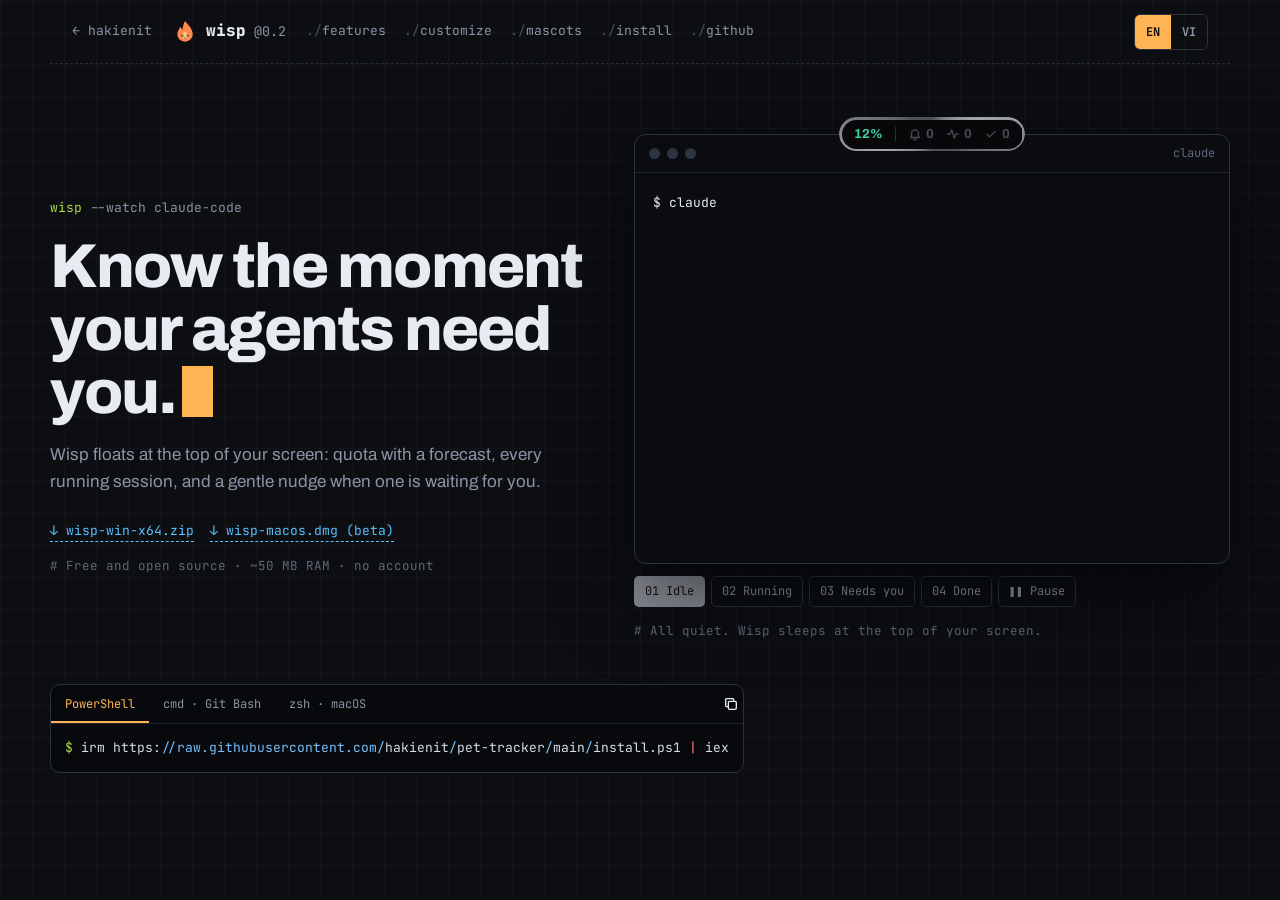
<file: docs/index.html>
<!doctype html>
<html lang="en">
<head>
<meta charset="utf-8">
<title>Wisp</title>
<meta http-equiv="refresh" content="0; url=site/">
<link rel="canonical" href="https://hakienit.github.io/pet-tracker/site/">
<link rel="icon" href="site/img/favicon.png" type="image/png">
</head>
<body>
<p><a href="site/">Wisp</a></p>
</body>
</html>
</file>
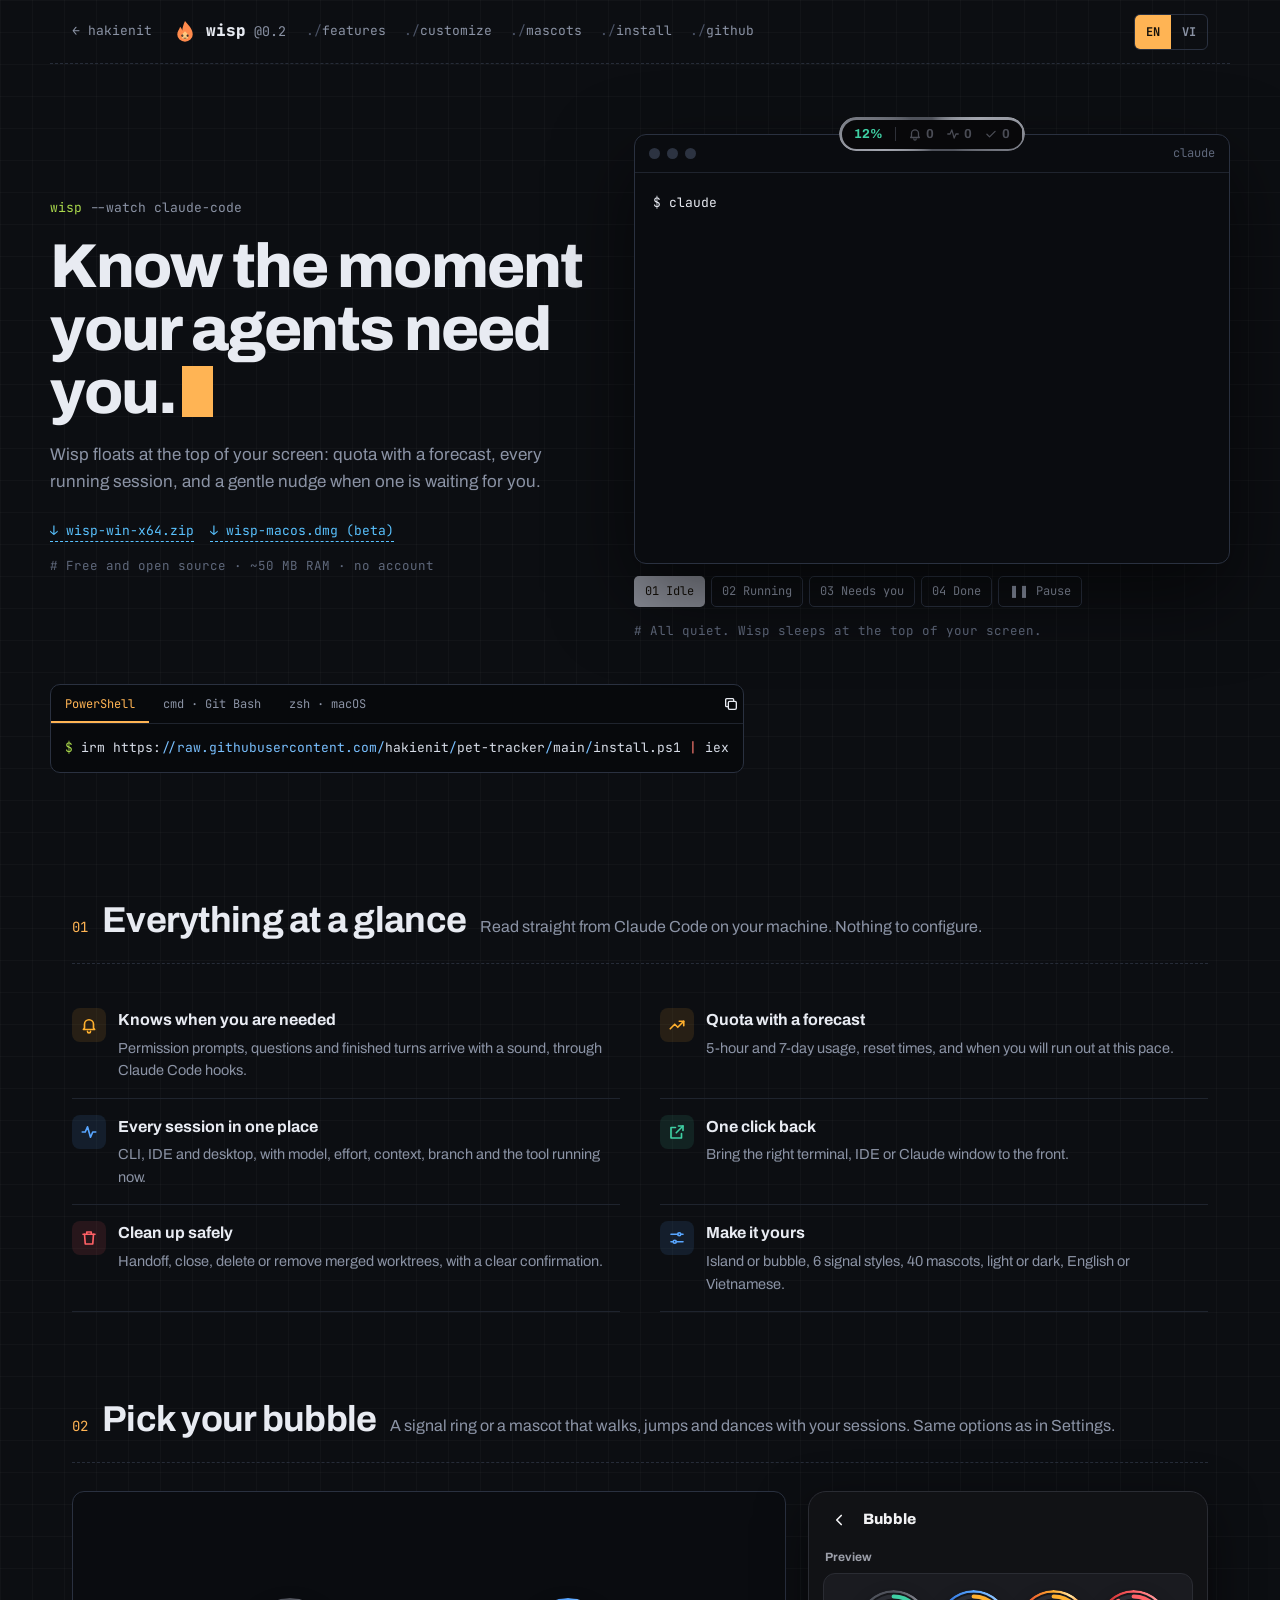
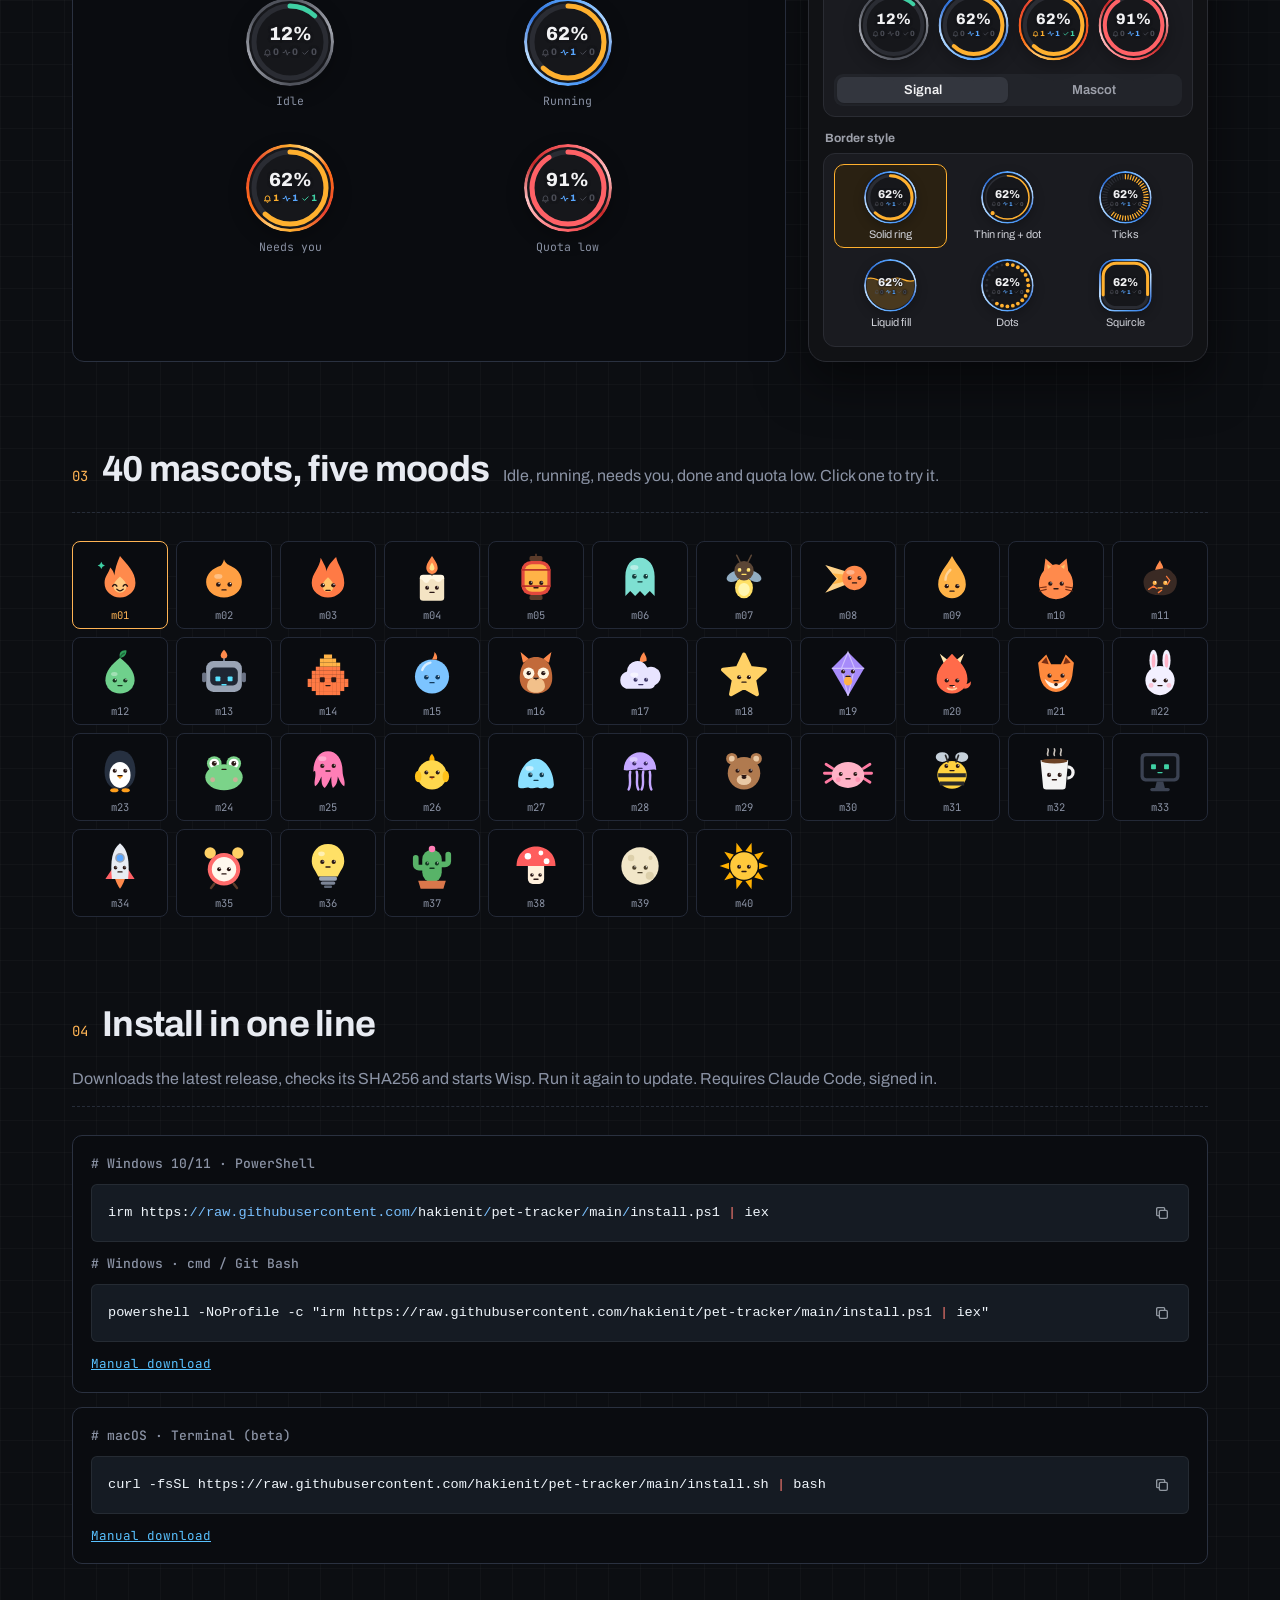
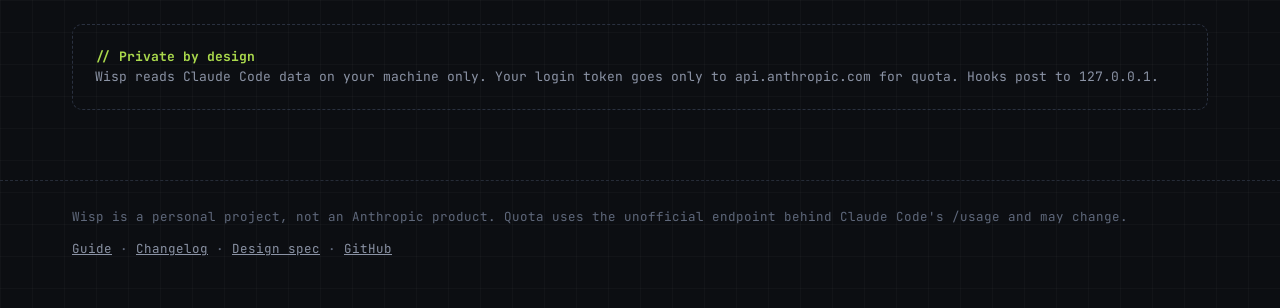
<file: docs/site/index.html>
<!doctype html>
<html lang="en">
<head>
<meta charset="utf-8">
<meta name="viewport" content="width=device-width, initial-scale=1">
<title>Wisp · Terminal</title>
<link rel="icon" href="img/favicon.png" type="image/png">
<link rel="apple-touch-icon" href="img/favicon.png">
<meta property="og:title" content="Wisp: know the moment your agents need you">
<meta property="og:description" content="A floating desktop panel: quota with a forecast, every running session, and a nudge when one is waiting for you.">
<meta property="og:url" content="https://hakienit.github.io/pet-tracker/site/">
<meta property="og:type" content="website">
<meta property="og:image" content="https://hakienit.github.io/pet-tracker/site/img/og.png">
<meta name="twitter:card" content="summary_large_image">
<meta name="description" content="Wisp: know the moment your Claude Code agents need you.">
<link rel="preconnect" href="https://fonts.googleapis.com">
<link rel="preconnect" href="https://fonts.gstatic.com" crossorigin>
<link href="https://fonts.googleapis.com/css2?family=Archivo:wdth,wght@62..125,100..900&family=JetBrains+Mono:wght@400;500;700;800&display=swap" rel="stylesheet">
<link rel="stylesheet" href="assets/wisp-ui.css">
<style>
:root{--bg:#0c0e12;--fg:#e8ebf2;--mut:#8b93a5;--line:#1f242e;--card:#11141a;--acc:#ffb454;--grn:#aad94c;--blu:#59c2ff}
*{box-sizing:border-box}
html{scroll-behavior:smooth}
@media (prefers-reduced-motion: reduce){html{scroll-behavior:auto}}
body{margin:0;background:var(--bg);color:var(--fg);font-family:'Archivo',system-ui,sans-serif;line-height:1.55;overflow-x:hidden;
  background-image:linear-gradient(rgba(255,255,255,.025) 1px,transparent 1px),linear-gradient(90deg,rgba(255,255,255,.025) 1px,transparent 1px);background-size:32px 32px}
.m{font-family:'JetBrains Mono',ui-monospace,monospace}
a{color:var(--blu)}
button{font-family:inherit}
button:focus-visible,a:focus-visible{outline:2px solid var(--acc);outline-offset:3px}
.wrap{max-width:1180px;margin:0 auto;padding:0 22px}
nav .wrap{display:flex;align-items:center;gap:20px;min-height:64px;flex-wrap:wrap;border-bottom:1px dashed #262c38}
.brand{display:flex;align-items:center;gap:8px;font-family:'JetBrains Mono',monospace;font-weight:800;color:var(--fg);text-decoration:none}
.brand small{color:var(--mut);font-weight:400}
.links{display:flex;gap:18px;flex-wrap:wrap;font-family:'JetBrains Mono',monospace;font-size:13px}
.links a{color:var(--mut);text-decoration:none}.links a:hover{color:var(--acc)}
.links a::before{content:"./";color:#4b5366}
.sp{flex:1}
.back{font-family:'JetBrains Mono',monospace;font-size:13px;color:var(--mut);text-decoration:none}.back:hover{color:var(--acc)}
.seg{display:flex;border:1px solid #2a3140;border-radius:6px;overflow:hidden}
.seg button{font-family:'JetBrains Mono',monospace;font-size:12px;font-weight:700;padding:7px 11px;min-height:34px;border:0;background:transparent;color:var(--mut);cursor:pointer}
.seg button[aria-pressed="true"]{background:var(--acc);color:#14100a}
.hero{display:grid;grid-template-columns:minmax(0,.95fr) minmax(0,1.05fr);gap:44px;align-items:center;padding:70px 0 40px}
@media (max-width:980px){.hero{grid-template-columns:minmax(0,1fr)}}
.prompt{font-family:'JetBrains Mono',monospace;font-size:13px;color:var(--grn)}
.prompt span{color:var(--mut)}
h1{font-size:clamp(38px,5.4vw,62px);line-height:1.02;letter-spacing:-.03em;font-weight:800;margin:16px 0 0}
h1 .cur{display:inline-block;width:.5em;height:.82em;background:var(--acc);vertical-align:-.06em;margin-left:.08em;animation:blink 1.1s steps(1) infinite}
@keyframes blink{50%{opacity:0}}
@media (prefers-reduced-motion: reduce){h1 .cur{animation:none}}
.sub{color:var(--mut);font-size:17px;max-width:520px;margin:18px 0 26px}
.term-cmd{border:1px solid #2a3140;border-radius:10px;background:#07090c;overflow:hidden;max-width:560px}
.term-cmd .tabs{display:flex;border-bottom:1px solid #1f242e}
.term-cmd .tabs button{font-family:'JetBrains Mono',monospace;font-size:12px;padding:9px 14px;min-height:38px;border:0;background:transparent;color:var(--mut);cursor:pointer}
.term-cmd .tabs button[aria-pressed="true"]{color:var(--acc);box-shadow:inset 0 -2px 0 var(--acc)}
.term-cmd .tabs [data-copy]{margin-left:auto;color:var(--fg)}
.term-cmd pre{margin:0;padding:14px;font-size:13px;overflow-x:auto;color:#d7dde8}
.term-cmd pre::before{content:"$ ";color:var(--grn)}
.dl{display:flex;gap:16px;flex-wrap:wrap;margin-top:14px;font-family:'JetBrains Mono',monospace;font-size:13px}
.dl a{text-decoration:none;border-bottom:1px dashed}
.free{margin-top:14px;font-size:12.5px;color:#5f687b;font-family:'JetBrains Mono',monospace}
.wnd{position:relative;border:1px solid #2a3140;border-radius:12px;background:#0a0c10;box-shadow:0 30px 80px rgba(0,0,0,.55);padding-top:38px;min-height:430px}
.wnd .bar{position:absolute;left:0;right:0;top:0;height:38px;display:flex;align-items:center;gap:7px;padding:0 14px;border-bottom:1px solid #1f242e}
.wnd .bar i{width:11px;height:11px;border-radius:50%;background:#2c3341}
.wnd .bar span{margin-left:auto;font-family:'JetBrains Mono',monospace;font-size:12px;color:#5f687b}
.wnd .isl{position:absolute;left:50%;top:-18px;transform:translateX(-50%)}
.lines{padding:18px 18px 10px;font-family:'JetBrains Mono',monospace;font-size:13px;line-height:1.85}
.lines div{opacity:0;transform:translateY(3px);transition:opacity .35s,transform .35s;white-space:pre-wrap}
.lines div.on{opacity:1;transform:none}
.lines .u{color:var(--fg)}.lines .t{color:var(--blu)}.lines .ok{color:var(--grn)}.lines .q{color:#14100a;background:var(--acc);display:inline;padding:1px 6px;border-radius:3px}
.wnd .tst{position:absolute;right:16px;bottom:16px;transition:opacity .35s,transform .35s}
.wnd .tst.off{opacity:0;transform:translateY(8px)}
.steps{display:flex;gap:6px;margin-top:12px;flex-wrap:wrap;font-family:'JetBrains Mono',monospace;font-size:12px}
.steps span{padding:5px 10px;border:1px solid #2a3140;border-radius:5px;color:var(--mut)}
.steps span.on{color:#14100a;border-color:transparent}
.steps button{padding:5px 10px;border:1px solid #2a3140;border-radius:5px;background:transparent;color:var(--mut);cursor:pointer;font-family:inherit;font-size:12px}
section{padding:80px 0 0}
.h2{display:flex;align-items:baseline;gap:14px;flex-wrap:wrap;margin-bottom:28px;border-bottom:1px dashed #262c38;padding-bottom:14px}
.h2 h2{margin:0;font-size:clamp(26px,3.4vw,36px);letter-spacing:-.02em}
.h2 p{margin:0;color:var(--mut)}
.h2 .n{font-family:'JetBrains Mono',monospace;color:var(--acc);font-size:14px}
.man{display:grid;grid-template-columns:repeat(2,minmax(0,1fr));gap:0 40px}
@media (max-width:760px){.man{grid-template-columns:minmax(0,1fr)}}
.man div{display:grid;grid-template-columns:34px minmax(0,1fr);gap:12px;padding:16px 0;border-bottom:1px solid var(--line)}
.man b{font-size:16px}.man p{margin:4px 0 0;color:var(--mut);font-size:14.5px}
.man .ic{width:34px;height:34px;border-radius:8px;display:grid;place-items:center}
.play{display:grid;grid-template-columns:minmax(0,1fr) 400px;gap:22px;align-items:start}
@media (max-width:960px){.play{grid-template-columns:minmax(0,1fr)}}
.bigb{border:1px solid #2a3140;border-radius:12px;background:#0a0c10;min-height:320px;display:flex;flex-wrap:wrap;gap:22px;align-items:center;justify-content:center;padding:26px}
.cell{display:flex;flex-direction:column;align-items:center;gap:6px}.lb{font-family:'JetBrains Mono',monospace;font-size:11.5px;color:var(--mut)}
.mgrid{display:grid;grid-template-columns:repeat(auto-fill,minmax(92px,1fr));gap:8px}
.mgrid button{background:#0a0c10;border:1px solid #232937;border-radius:8px;padding:10px 4px 6px;display:flex;flex-direction:column;align-items:center;gap:4px;color:var(--mut);font-family:'JetBrains Mono',monospace;font-size:10.5px;cursor:pointer;min-height:44px}
.mgrid button[aria-pressed="true"]{border-color:var(--acc);color:var(--acc)}
.inst{display:grid;grid-template-columns:repeat(2,minmax(0,1fr));gap:14px}
@media (max-width:760px){.inst{grid-template-columns:minmax(0,1fr)}}
.inst article{border:1px solid #2a3140;border-radius:10px;background:#0a0c10;padding:18px}
.inst h3{margin:0 0 10px;font-family:'JetBrains Mono',monospace;font-size:13px;color:var(--mut);font-weight:500}
.inst pre{margin:0 0 12px;font-family:'JetBrains Mono',monospace;font-size:13px;overflow-x:auto;color:#d7dde8}
.inst pre::before{content:"$ ";color:var(--grn)}
.inst .row{display:flex;gap:12px;align-items:center;flex-wrap:wrap;font-family:'JetBrains Mono',monospace;font-size:12.5px}
.inst button{font-family:inherit;font-size:12px;border:1px solid #2a3140;background:transparent;color:var(--fg);border-radius:6px;padding:6px 10px;cursor:pointer}
.priv{margin-top:60px;border:1px dashed #2a3140;border-radius:10px;padding:22px;font-family:'JetBrains Mono',monospace;font-size:13px;color:var(--mut)}
.priv b{color:var(--grn)}
footer{margin-top:70px;border-top:1px dashed #262c38;padding:26px 0 50px;color:#5f687b;font-size:12.5px;font-family:'JetBrains Mono',monospace}
footer .wrap{display:flex;flex-wrap:wrap;gap:12px 28px;justify-content:space-between}
footer a{color:var(--mut)}
.sw{width:36px;height:22px;border-radius:11px;position:relative;flex:none}.sw i{position:absolute;top:3px;width:16px;height:16px;border-radius:50%;background:#fff}
</style>
</head>
<body>
<nav><div class="wrap"><a class="back" href="https://hakienit.github.io/">← hakienit</a><a class="brand" href="#top" id="brand"></a><div class="links" id="links"></div><span class="sp"></span><span id="lang"></span></div></nav>
<main id="top"></main>
<footer><div class="wrap" id="foot"></div></footer>
<!-- ?v=: tăng mỗi khi sửa assets/*.js; Pages cache 10 phút, HTML mới chạy với JS cũ sẽ lỗi -->
<script src="assets/wisp-ui.js?v=2"></script>
<script src="assets/landing-copy.js?v=2"></script>
<script>
const t = T.dark;
let STAGE = 'idle', OS = /Mac/i.test(navigator.platform || '') ? 'mac' : 'win', loop = null;
const LINES = [['u', '$ claude'], ['u', '> fix the auth redirect bug'], ['t', '⏺ Read(src/auth/redirect.ts)'], ['t', '⏺ Update(src/auth/redirect.ts)  +12 −3'],
  ['ok', '⏺ Bash(npm test)  ✓ 48 passed'], ['q', 'Allow Bash: git push origin main ?  1. Yes  2. No'], ['ok', '⏺ Pushed. Redirect fixed and tested.']];
const UPTO = { idle: 1, run: 5, wait: 6, done: 7 };
function termHTML() {
  const l = L();
  const tst = STAGE === 'wait' || STAGE === 'done';
  const k = STAGE === 'wait' ? 0 : 1;
  return `<div class="isl">${island(STAGE, t)}</div><div class="bar"><i></i><i></i><i></i><span>claude</span></div>
    <div class="lines">${LINES.map(([c, x], i) => `<div class="${i < UPTO[STAGE] ? 'on' : ''}"><span class="${c}">${escH(x)}</span></div>`).join('')}</div>
    <div class="tst ${tst ? '' : 'off'}"><div style="width:300px;background:${t.surf};border:1px solid ${t.line};border-radius:12px;box-shadow:${t.shadow};padding:11px 13px;display:flex;gap:10px;color:${t.fg}">
      <span style="color:${k ? t.done : t.wait}">${ic(k ? 'done' : 'bell', 17, 2.2)}</span><div style="min-width:0"><div style="font-size:13px;font-weight:700">${l.toast[k][0]}</div><div class="ell m" style="font-size:11.5px;color:${t.mut}">${l.toast[k][1]}</div></div></div></div>`;
}
function setStage(s) {
  STAGE = s;
  const w = document.getElementById('wnd');
  if (!w) return;
  uid = 0;
  w.innerHTML = termHTML();
  const i = DEMO.indexOf(s);
  document.getElementById('steps').innerHTML = DEMO.map((k, j) => `<span class="${j === i ? 'on' : ''}" style="${j === i ? `background:${t[k]}` : ''}">${String(j + 1).padStart(2, '0')} ${L().st[k]}</span>`).join('') +
    `<button id="pp">${loop && !loop.playing ? '▶ ' + C().play : '❚❚ ' + C().pause}</button>`;
  document.getElementById('cap').textContent = '# ' + C().demo[i];
}
function render() {
  const c = C(), l = L();
  document.documentElement.lang = LANG;
  document.getElementById('brand').innerHTML = `${mascot(MASCOT, 26, 'run', t, '')}wisp<small>@0.2</small>`;
  document.getElementById('links').innerHTML = ['#features', '#custom', '#mascots', '#install'].map((h, i) => `<a href="${h}">${c.links[i].toLowerCase()}</a>`).join('') + `<a href="${REPO}">github</a>`;
  document.getElementById('lang').innerHTML = langSwitch('seg');
  const cmd = CMDS[OS];
  const st = BUBTYPE === 'mascot' ? ['idle', 'run', 'wait', 'done', 'quota'] : ['idle', 'run', 'wait', 'quota'];
  document.getElementById('top').innerHTML = `
  <div class="wrap hero" data-shot="hero"><div>
      <div class="prompt">wisp <span>--watch claude-code</span></div>
      <h1>${c.h1}<span class="cur"></span></h1>
      <p class="sub">${c.sub}</p>
      <div class="dl"><a href="${WIN_ZIP}">↓ wisp-win-x64.zip</a><a href="${MAC_DMG}">↓ wisp-macos.dmg (beta)</a></div>
      <div class="free"># ${c.free}</div>
    </div><div data-shot="demo">
      <div class="wnd" id="wnd"></div>
      <div class="steps" id="steps"></div>
      <div class="free m" id="cap"></div>
  </div><div class="wide">
      <div class="term-cmd"><div class="tabs">${[['win', 'PowerShell'], ['cmd', 'cmd · Git Bash'], ['mac', 'zsh · macOS']].map(([k, n]) => `<button data-os="${k}" aria-pressed="${OS === k}">${n}</button>`).join('')}${copyBtn(cmd)}</div><pre class="m">${cmdHL(cmd)}</pre></div>
  </div></div>
  <section id="features" data-shot="features"><div class="wrap"><div class="h2"><span class="n">01</span><h2>${c.fH}</h2><p>${c.fL}</p></div>
    <div class="man">${c.feats.map(([icn, col, h, p]) => `<div><span class="ic" style="background:${t[col]}1c;color:${t[col]}">${ic(icn, 18, 2.2)}</span><span><b>${h}</b><p>${p}</p></span></div>`).join('')}</div></div></section>
  <section id="custom" data-shot="custom"><div class="wrap"><div class="h2"><span class="n">02</span><h2>${c.cH}</h2><p>${c.cL}</p></div>
    <div class="play"><div class="bigb">${st.map((v) => `<div class="cell">${bubble(v, t)}<span class="lb" style="margin-top:${BUBTYPE === 'mascot' ? 8 : 0}px">${l.st[v]}</span></div>`).join('')}</div><div>${bubbleSettings(t)}</div></div></div></section>
  <section id="mascots" data-shot="mascots"><div class="wrap"><div class="h2"><span class="n">03</span><h2>${c.mH}</h2><p>${c.mL}</p></div>
    <div class="mgrid">${MASCOTS.map((m) => `<button data-m="${m.id}" aria-pressed="${m.id === MASCOT}" title="${m[LANG]}">${mascot(m.id, 52, m.id === MASCOT ? 'done' : 'run', t, m.id === MASCOT ? 'm-done' : '')}<span class="ell" style="max-width:84px">${m.id}</span></button>`).join('')}</div></div></section>
  <section id="install" data-shot="install"><div class="wrap"><div class="h2"><span class="n">04</span><h2>${c.inH}</h2><p>${c.inL}</p></div>
    <div class="inst"><article><h3># ${c.win}</h3>${cmdBlock(WIN_CMD)}<h3># ${c.win2}</h3>${cmdBlock(WIN_CMD2)}<div class="row"><a href="${WIN_ZIP}">${c.manual}</a></div></article>
    <article><h3># ${c.mac}</h3>${cmdBlock(MAC_CMD)}<div class="row"><a href="${MAC_DMG}">${c.manual}</a></div></article></div>
    <div class="priv"><b>// ${c.prH}</b><br>${c.prL}</div></div></section>`;
  document.getElementById('foot').innerHTML = `<span>${c.foot}</span><span>${footLinks()}</span>`;
  setTimeout(applyShot, 0);
  setStage(STAGE);
}
document.addEventListener('click', (e) => {
  const b = e.target.closest('button');
  if (!b) return;
  if (b.id === 'pp') { loop.toggle(); setStage(STAGE); return; }
  const y = scrollY;
  if (b.dataset.os) { OS = b.dataset.os; render(); scrollTo(0, y); return; }
  if (handleCustomize(b)) { render(); scrollTo(0, y); }
});
wireCopy();
render();
loop = demoLoop(setStage);
</script>
</body>
</html>
</file>
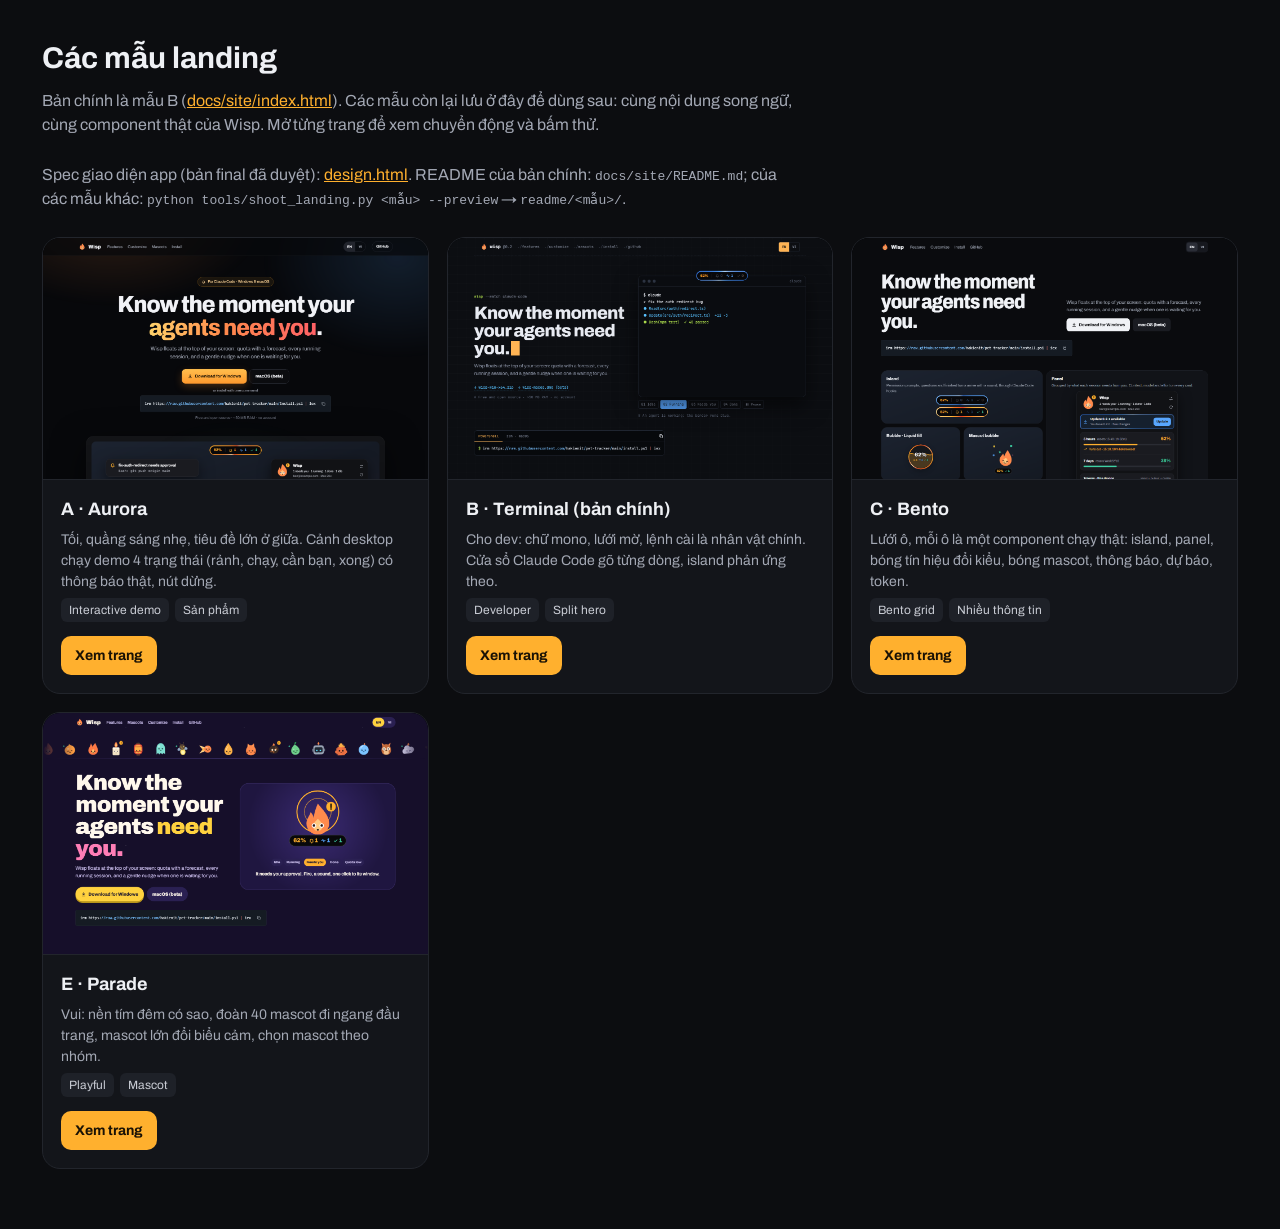
<file: docs/site/landing/index.html>
<!doctype html>
<html lang="vi">
<head>
<meta charset="utf-8">
<meta name="viewport" content="width=device-width, initial-scale=1">
<title>Wisp · các mẫu landing</title>
<link rel="preconnect" href="https://fonts.googleapis.com">
<link rel="preconnect" href="https://fonts.gstatic.com" crossorigin>
<link href="https://fonts.googleapis.com/css2?family=Archivo:wght@400;600;800&display=swap" rel="stylesheet">
<style>
:root{--bg:#0c0d10;--fg:#eef0f4;--mut:#a3a8b4;--line:#22252c;--acc:#ffb02e}
*{box-sizing:border-box}
body{margin:0;background:var(--bg);color:var(--fg);font-family:'Archivo',system-ui,sans-serif;line-height:1.5}
.wrap{max-width:1240px;margin:0 auto;padding:36px 22px 60px}
h1{margin:0;font-size:30px}
.lead{color:var(--mut);margin:8px 0 26px;max-width:760px}
.grid{display:grid;grid-template-columns:repeat(auto-fill,minmax(360px,1fr));gap:18px}
article{background:#13151a;border:1px solid var(--line);border-radius:18px;overflow:hidden;display:flex;flex-direction:column}
article img{display:block;width:100%;aspect-ratio:1366/860;object-fit:cover;object-position:top;border-bottom:1px solid var(--line);background:#000}
.b{padding:16px 18px 18px;display:flex;flex-direction:column;gap:6px;flex:1}
.b h2{margin:0;font-size:18px}.b p{margin:0;color:var(--mut);font-size:14px;flex:1}
.b .tags{display:flex;gap:6px;flex-wrap:wrap}
.b .tags span{font-size:12px;padding:3px 8px;border-radius:6px;background:#1e2128;color:#c9ccd4}
.b a{align-self:flex-start;margin-top:8px;font-size:14px;font-weight:700;color:#1a1205;background:var(--acc);text-decoration:none;border-radius:10px;padding:9px 14px}
.b a:focus-visible{outline:2px solid #fff;outline-offset:2px}
</style>
</head>
<body>
<div class="wrap">
  <h1>Các mẫu landing</h1>
  <p class="lead">Bản chính là mẫu B (<a href="../index.html" style="color:var(--acc)">docs/site/index.html</a>). Các mẫu còn lại lưu ở đây để dùng sau: cùng nội dung song ngữ, cùng component thật của Wisp. Mở từng trang để xem chuyển động và bấm thử.</p>
  <p class="lead">Spec giao diện app (bản final đã duyệt): <a href="../design.html" style="color:var(--acc)">design.html</a>. README của bản chính: <code>docs/site/README.md</code>; của các mẫu khác: <code>python tools/shoot_landing.py &lt;mẫu&gt; --preview</code> → <code>readme/&lt;mẫu&gt;/</code>.</p>
  <div class="grid">
    <article><img src="img/a-aurora.png" alt="Mẫu A Aurora"><div class="b"><h2>A · Aurora</h2><p>Tối, quầng sáng nhẹ, tiêu đề lớn ở giữa. Cảnh desktop chạy demo 4 trạng thái (rảnh, chạy, cần bạn, xong) có thông báo thật, nút dừng.</p><div class="tags"><span>Interactive demo</span><span>Sản phẩm</span></div><a href="a-aurora.html">Xem trang</a></div></article>
    <article><img src="img/b-main.png" alt="Mẫu B Terminal"><div class="b"><h2>B · Terminal (bản chính)</h2><p>Cho dev: chữ mono, lưới mờ, lệnh cài là nhân vật chính. Cửa sổ Claude Code gõ từng dòng, island phản ứng theo.</p><div class="tags"><span>Developer</span><span>Split hero</span></div><a href="../index.html">Xem trang</a></div></article>
    <article><img src="img/c-bento.png" alt="Mẫu C Bento"><div class="b"><h2>C · Bento</h2><p>Lưới ô, mỗi ô là một component chạy thật: island, panel, bóng tín hiệu đổi kiểu, bóng mascot, thông báo, dự báo, token.</p><div class="tags"><span>Bento grid</span><span>Nhiều thông tin</span></div><a href="c-bento.html">Xem trang</a></div></article>
    <article><img src="img/e-parade.png" alt="Mẫu E Parade"><div class="b"><h2>E · Parade</h2><p>Vui: nền tím đêm có sao, đoàn 40 mascot đi ngang đầu trang, mascot lớn đổi biểu cảm, chọn mascot theo nhóm.</p><div class="tags"><span>Playful</span><span>Mascot</span></div><a href="e-parade.html">Xem trang</a></div></article>
  </div>
</div>
</body>
</html>
</file>
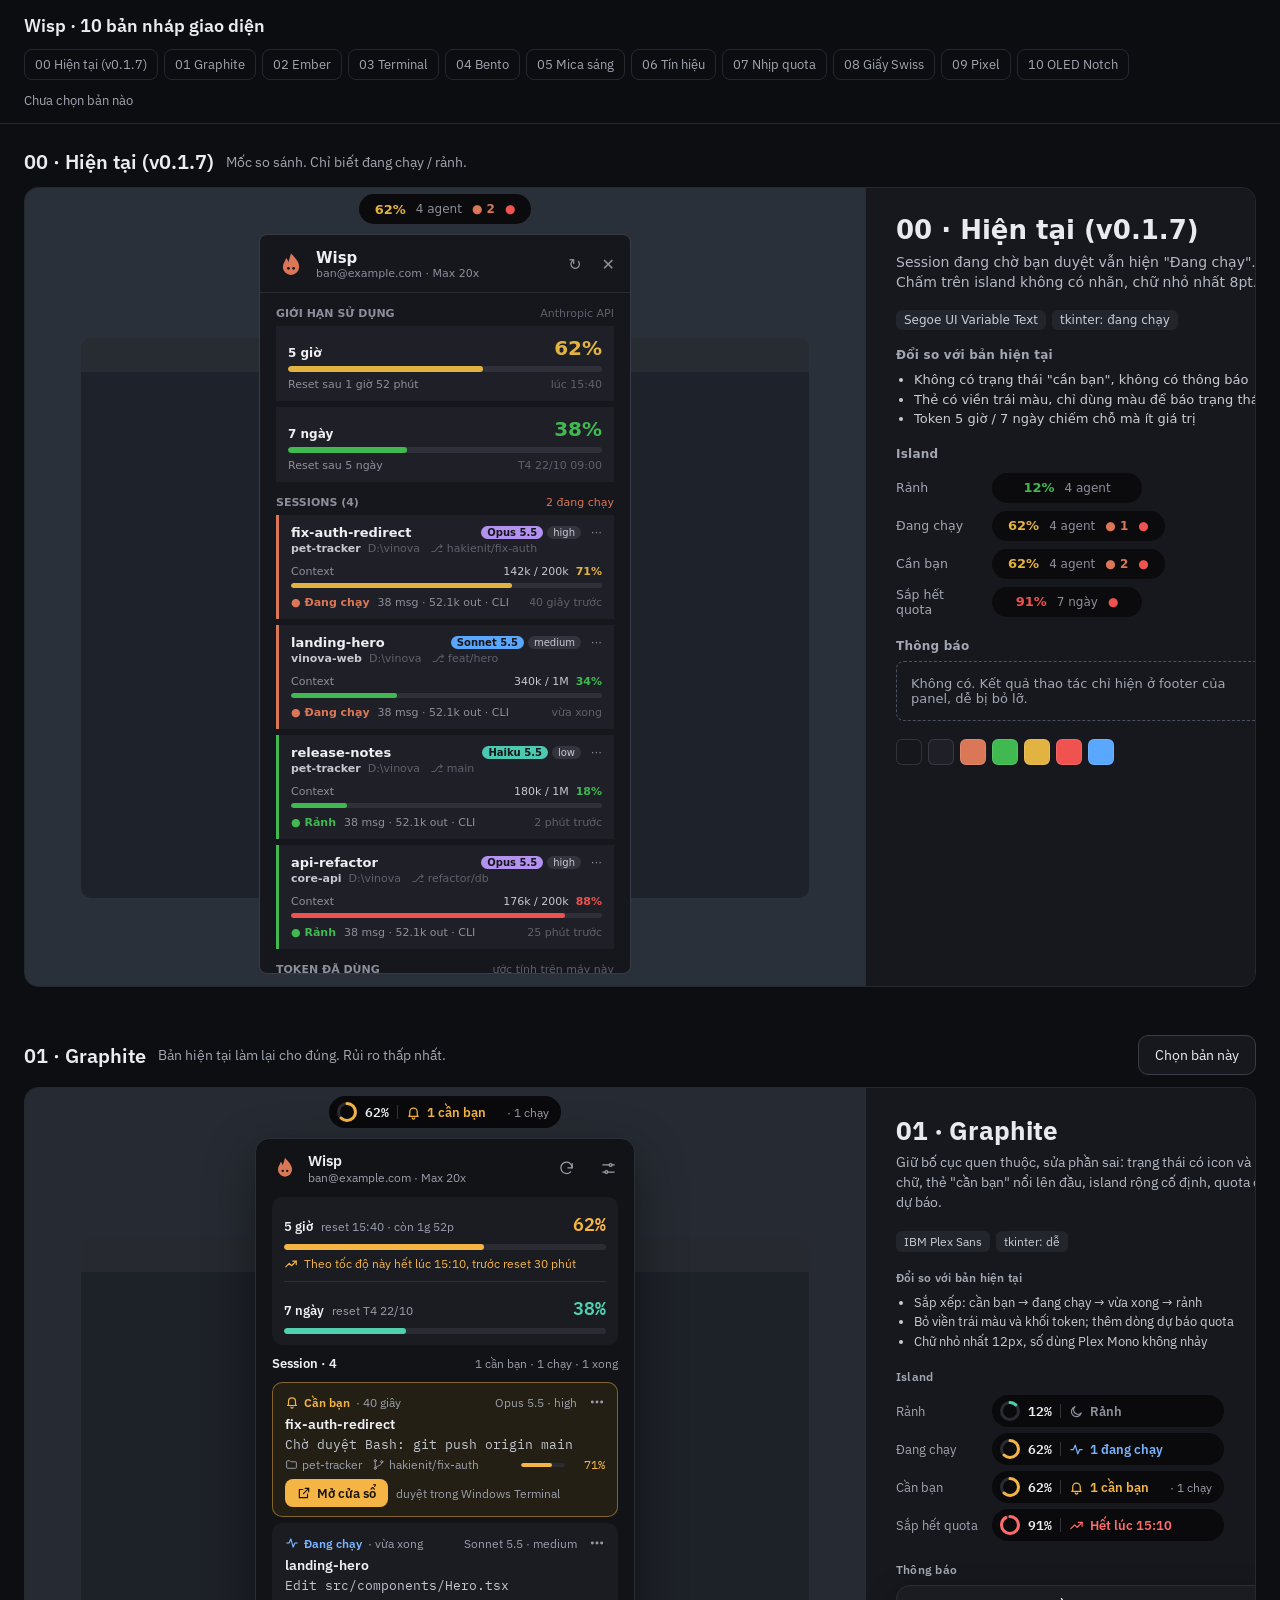
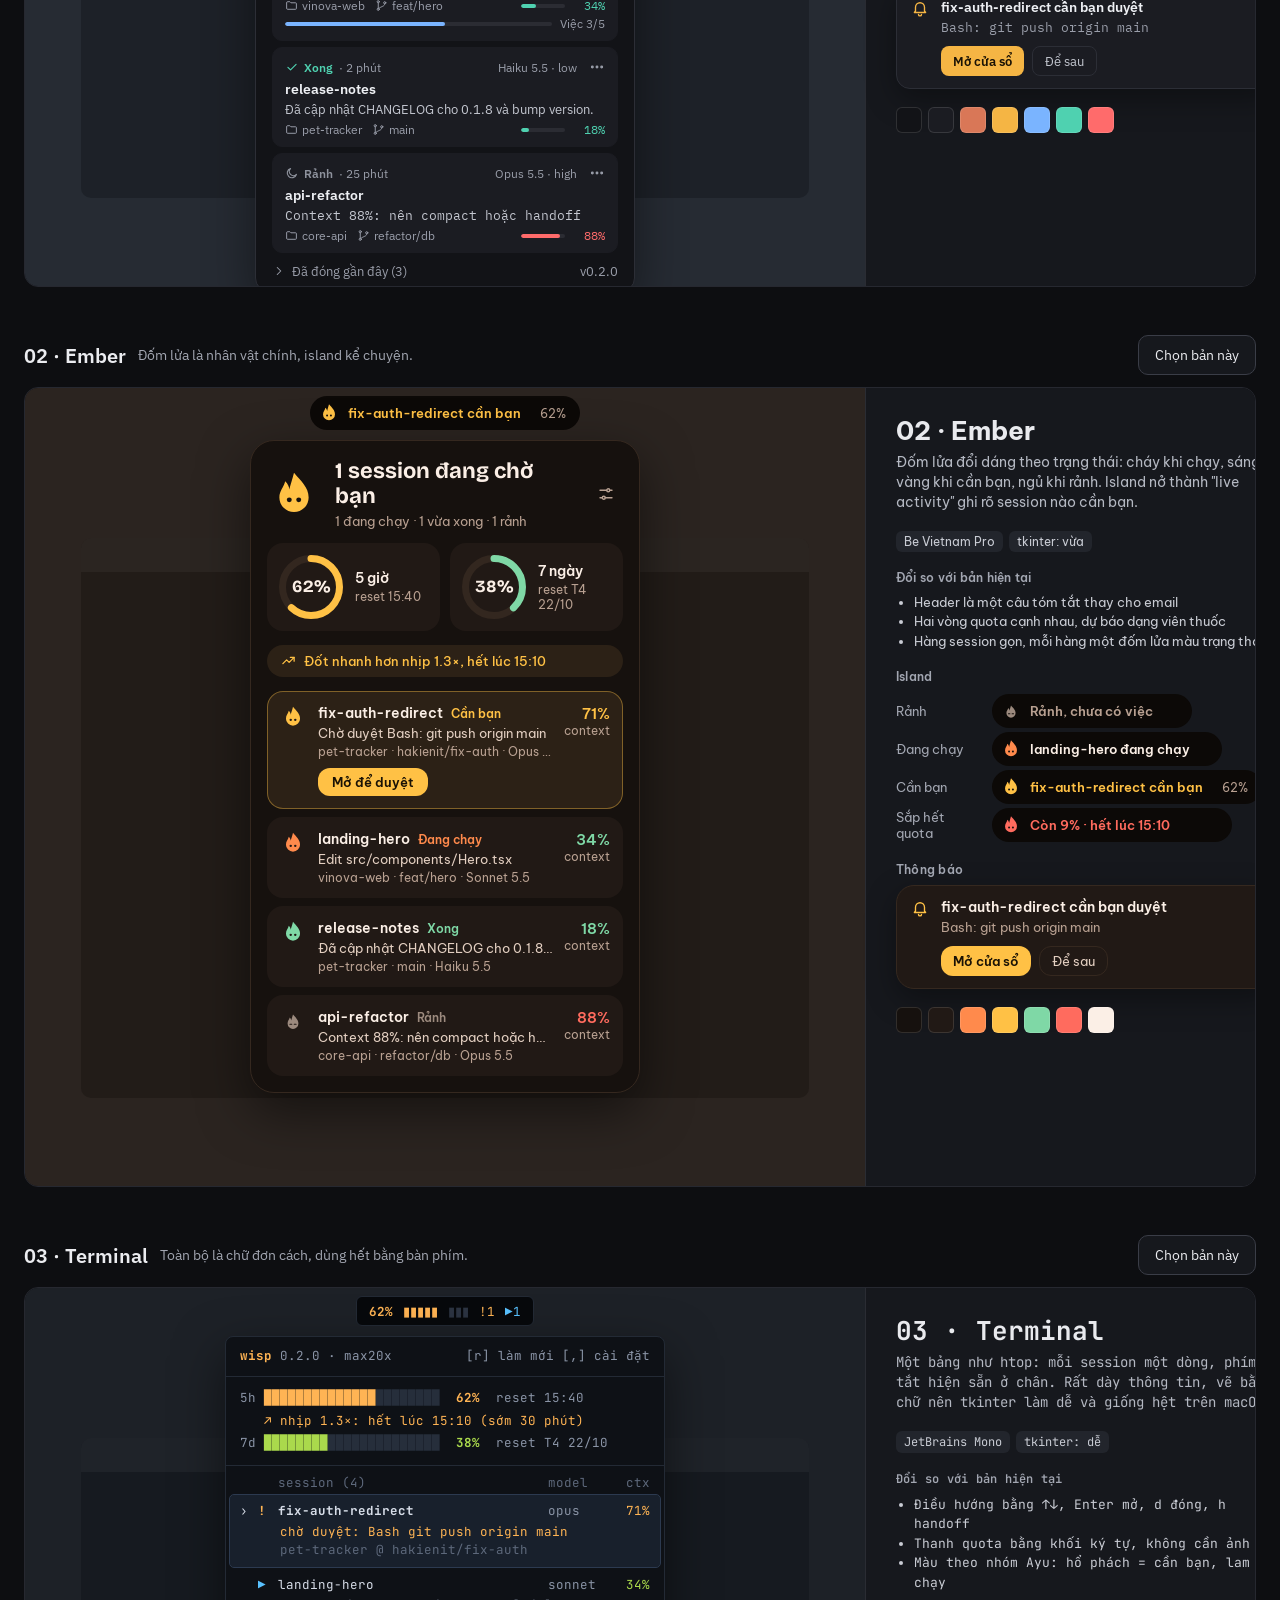
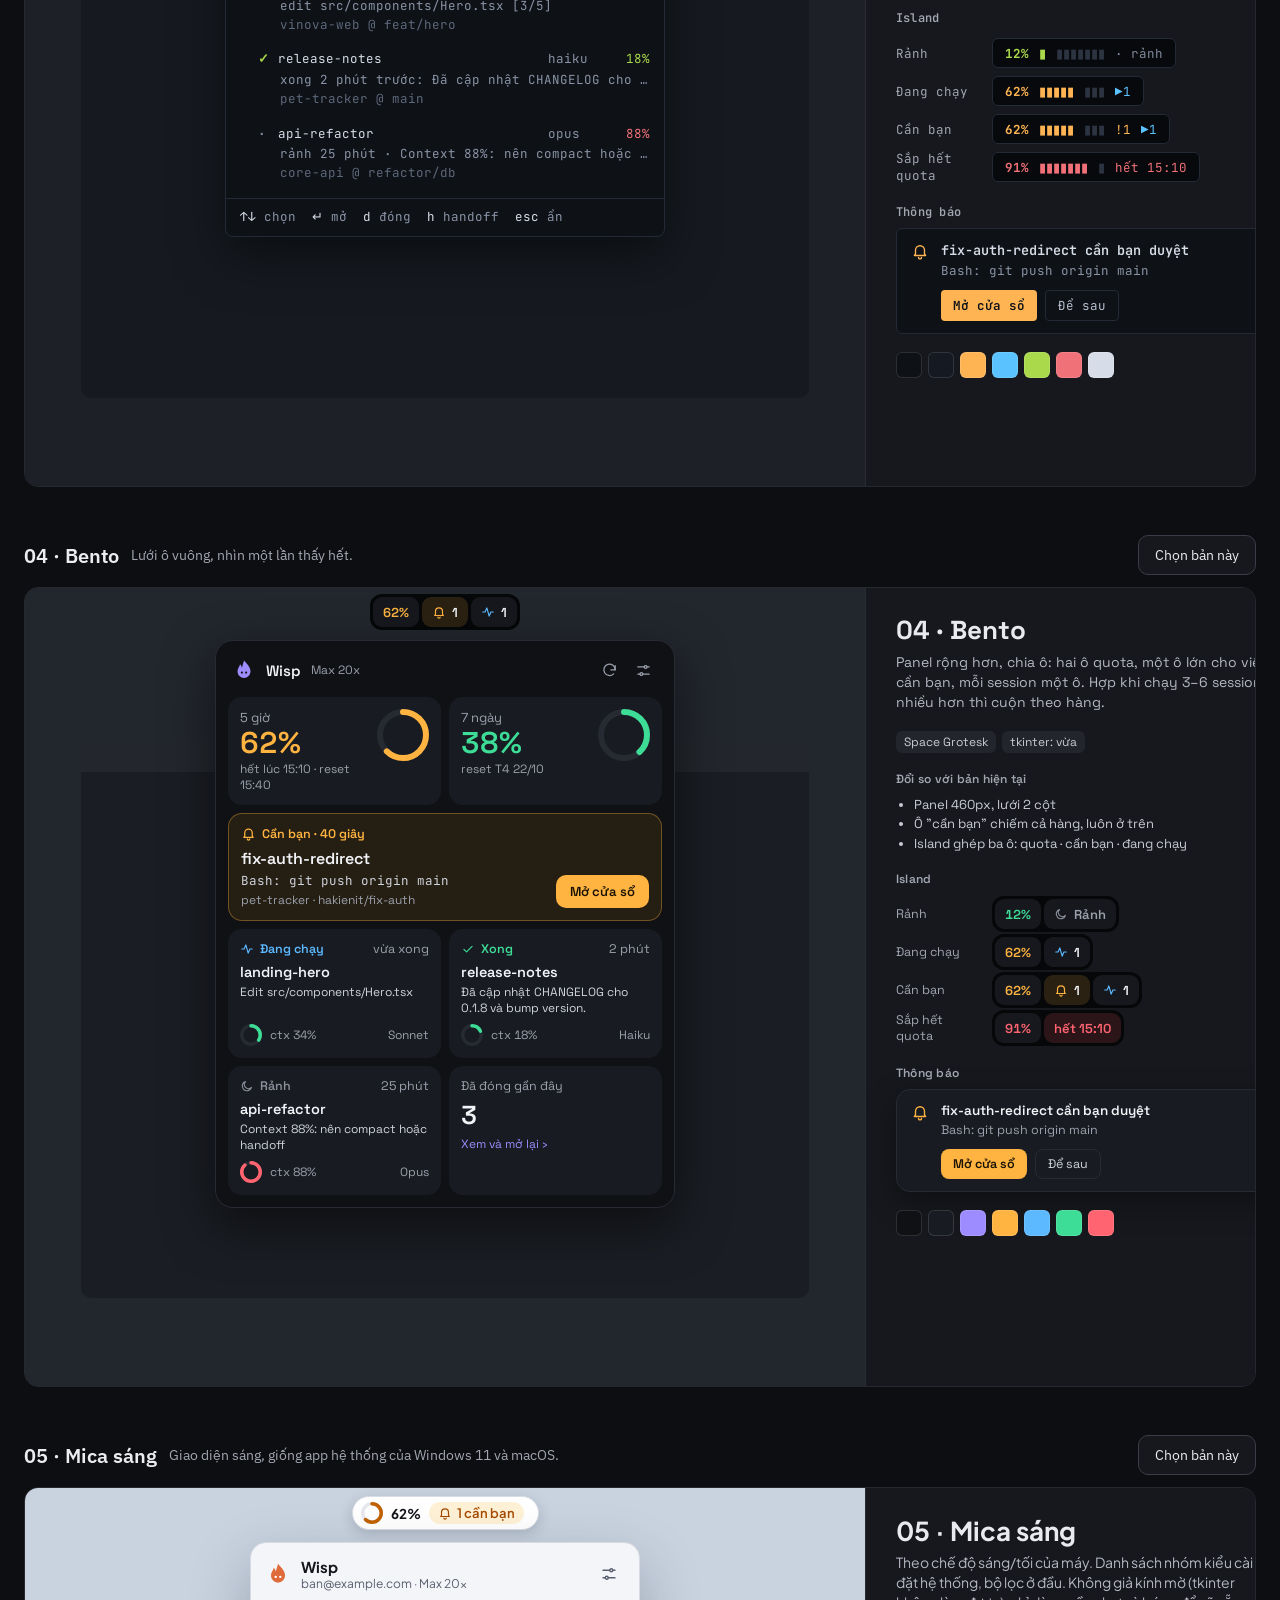
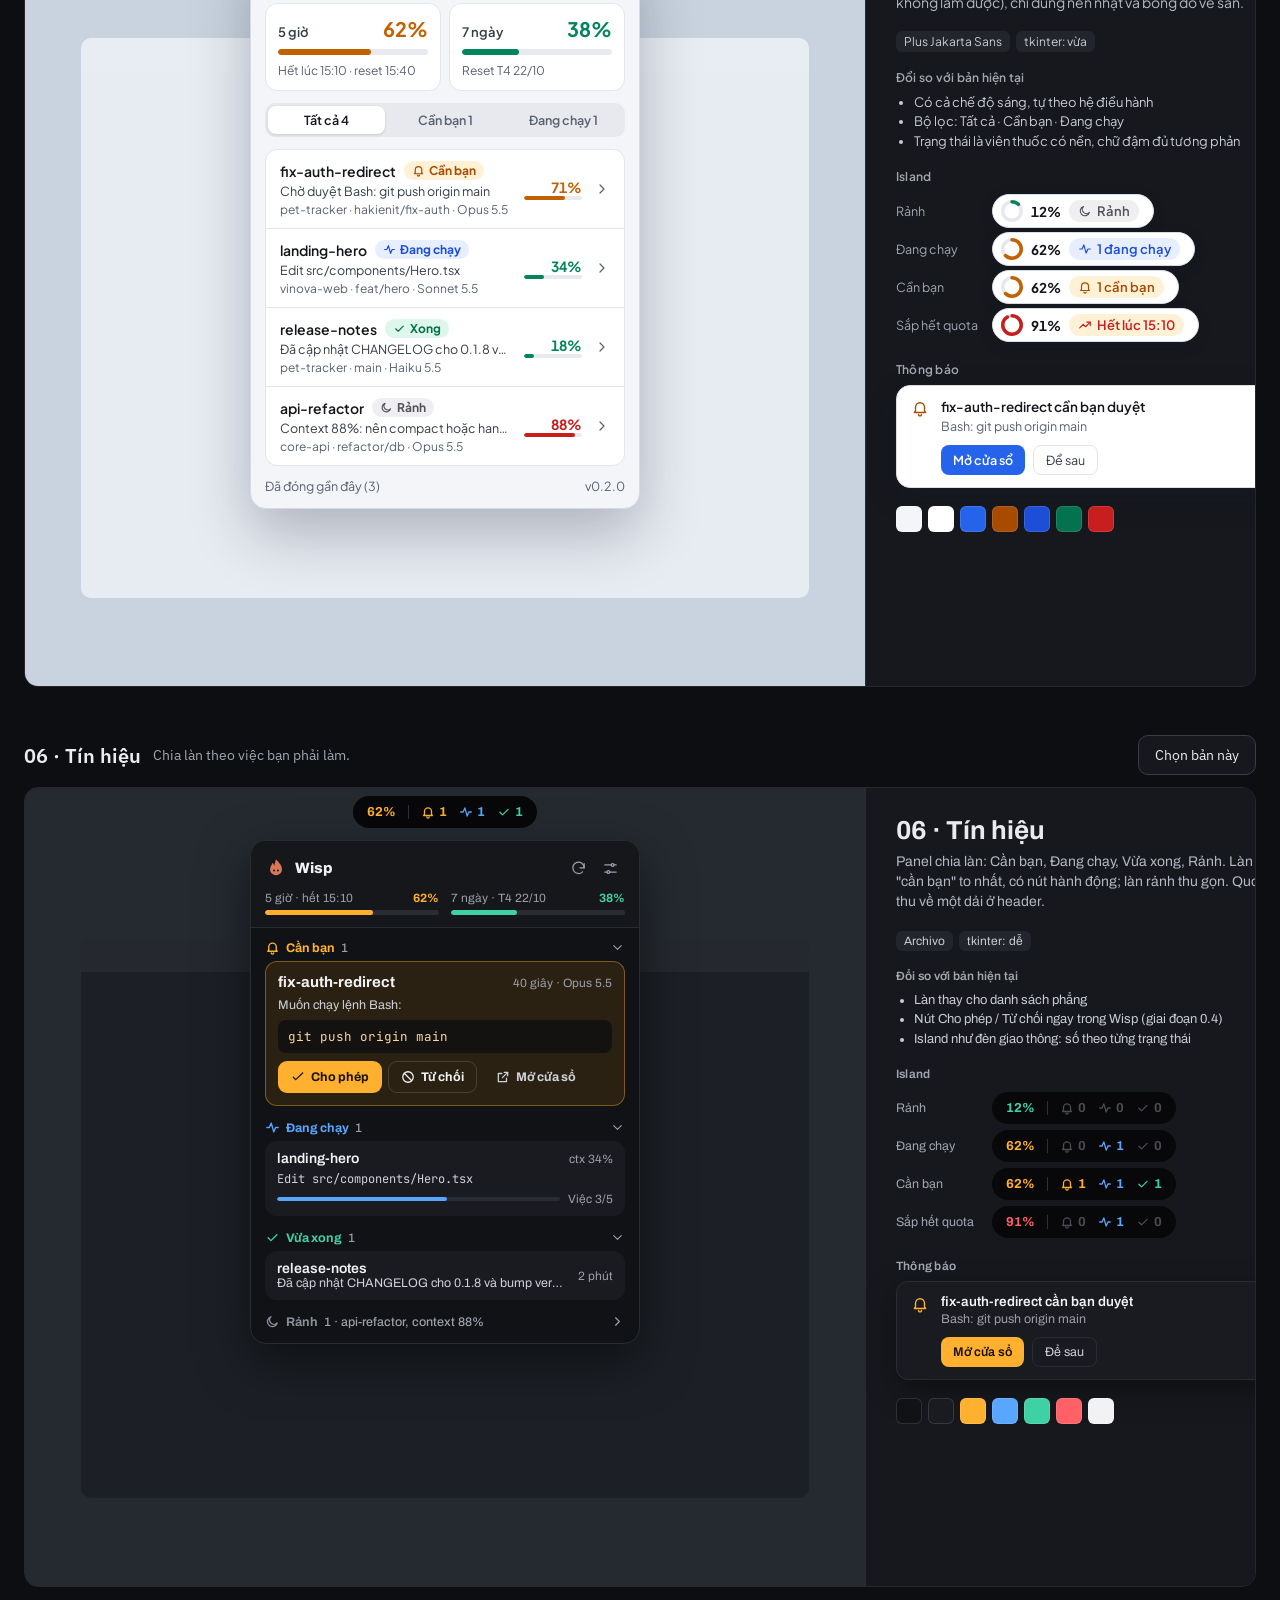
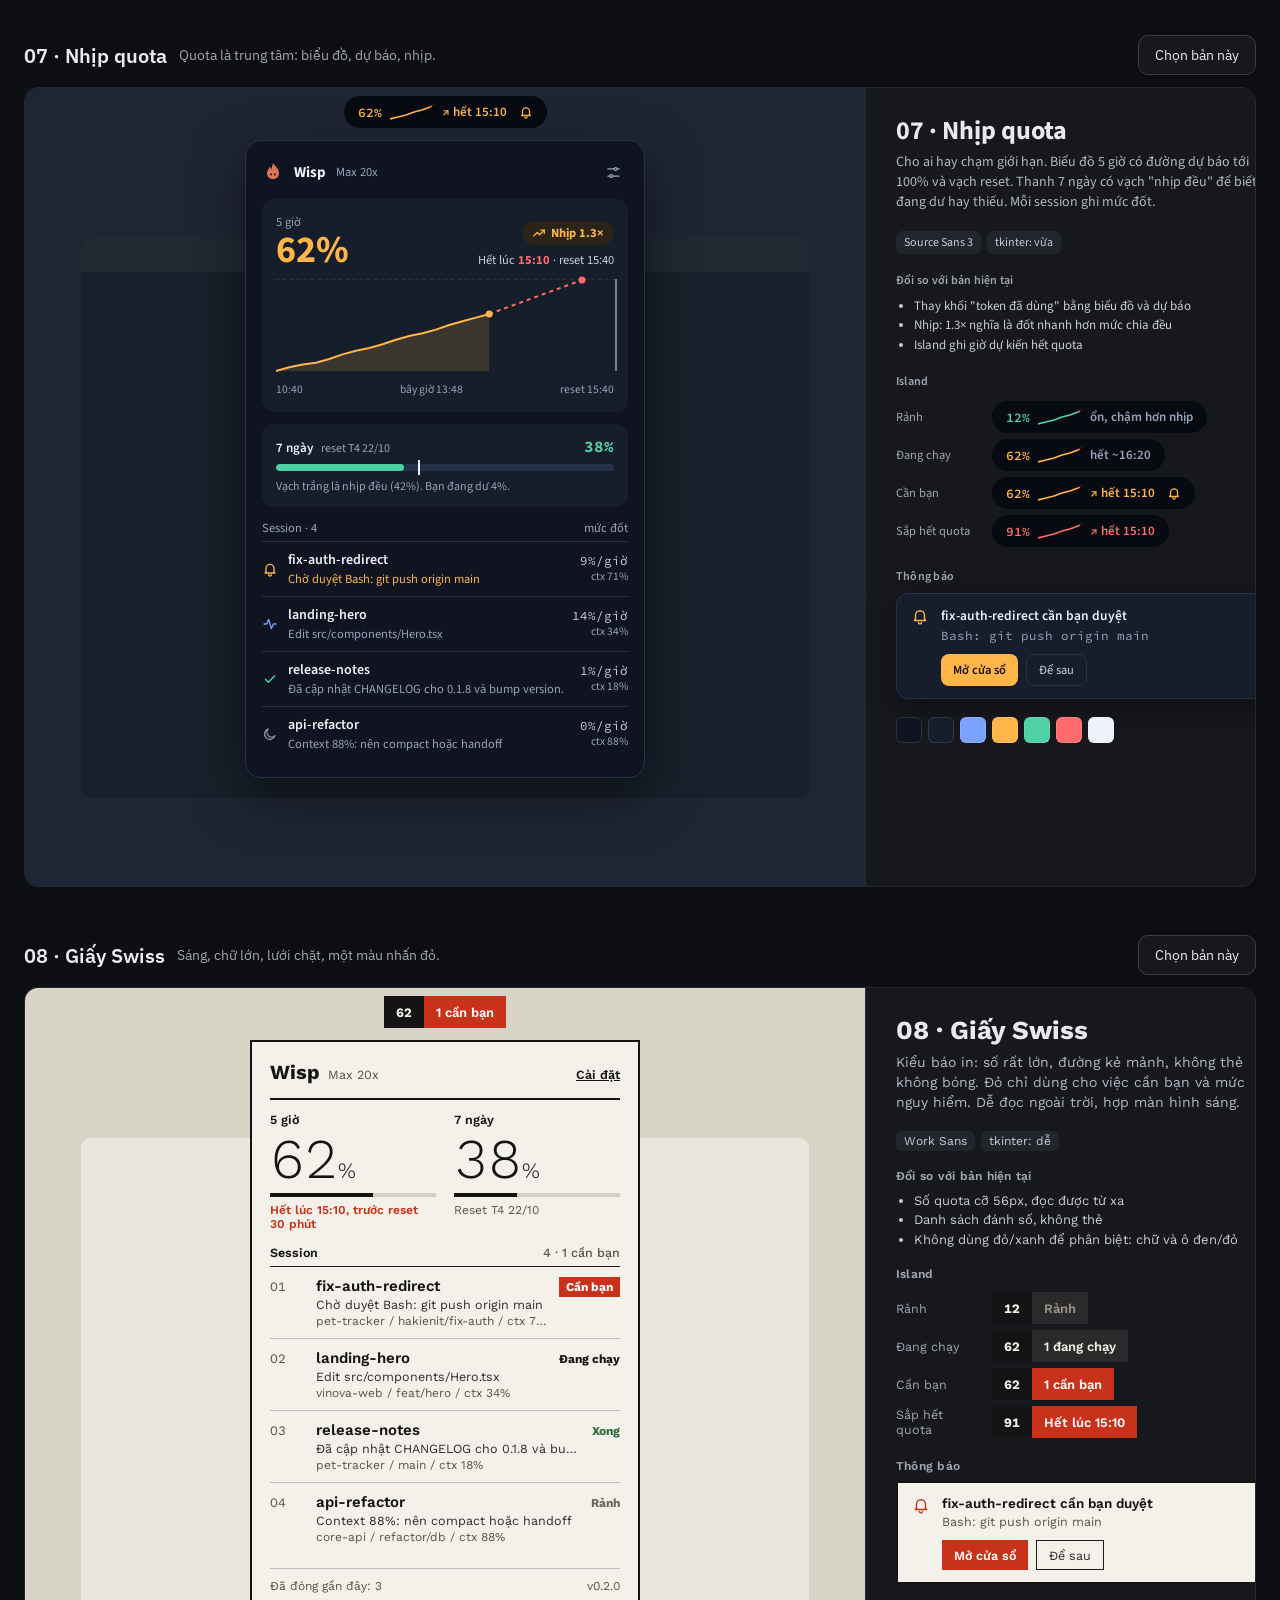
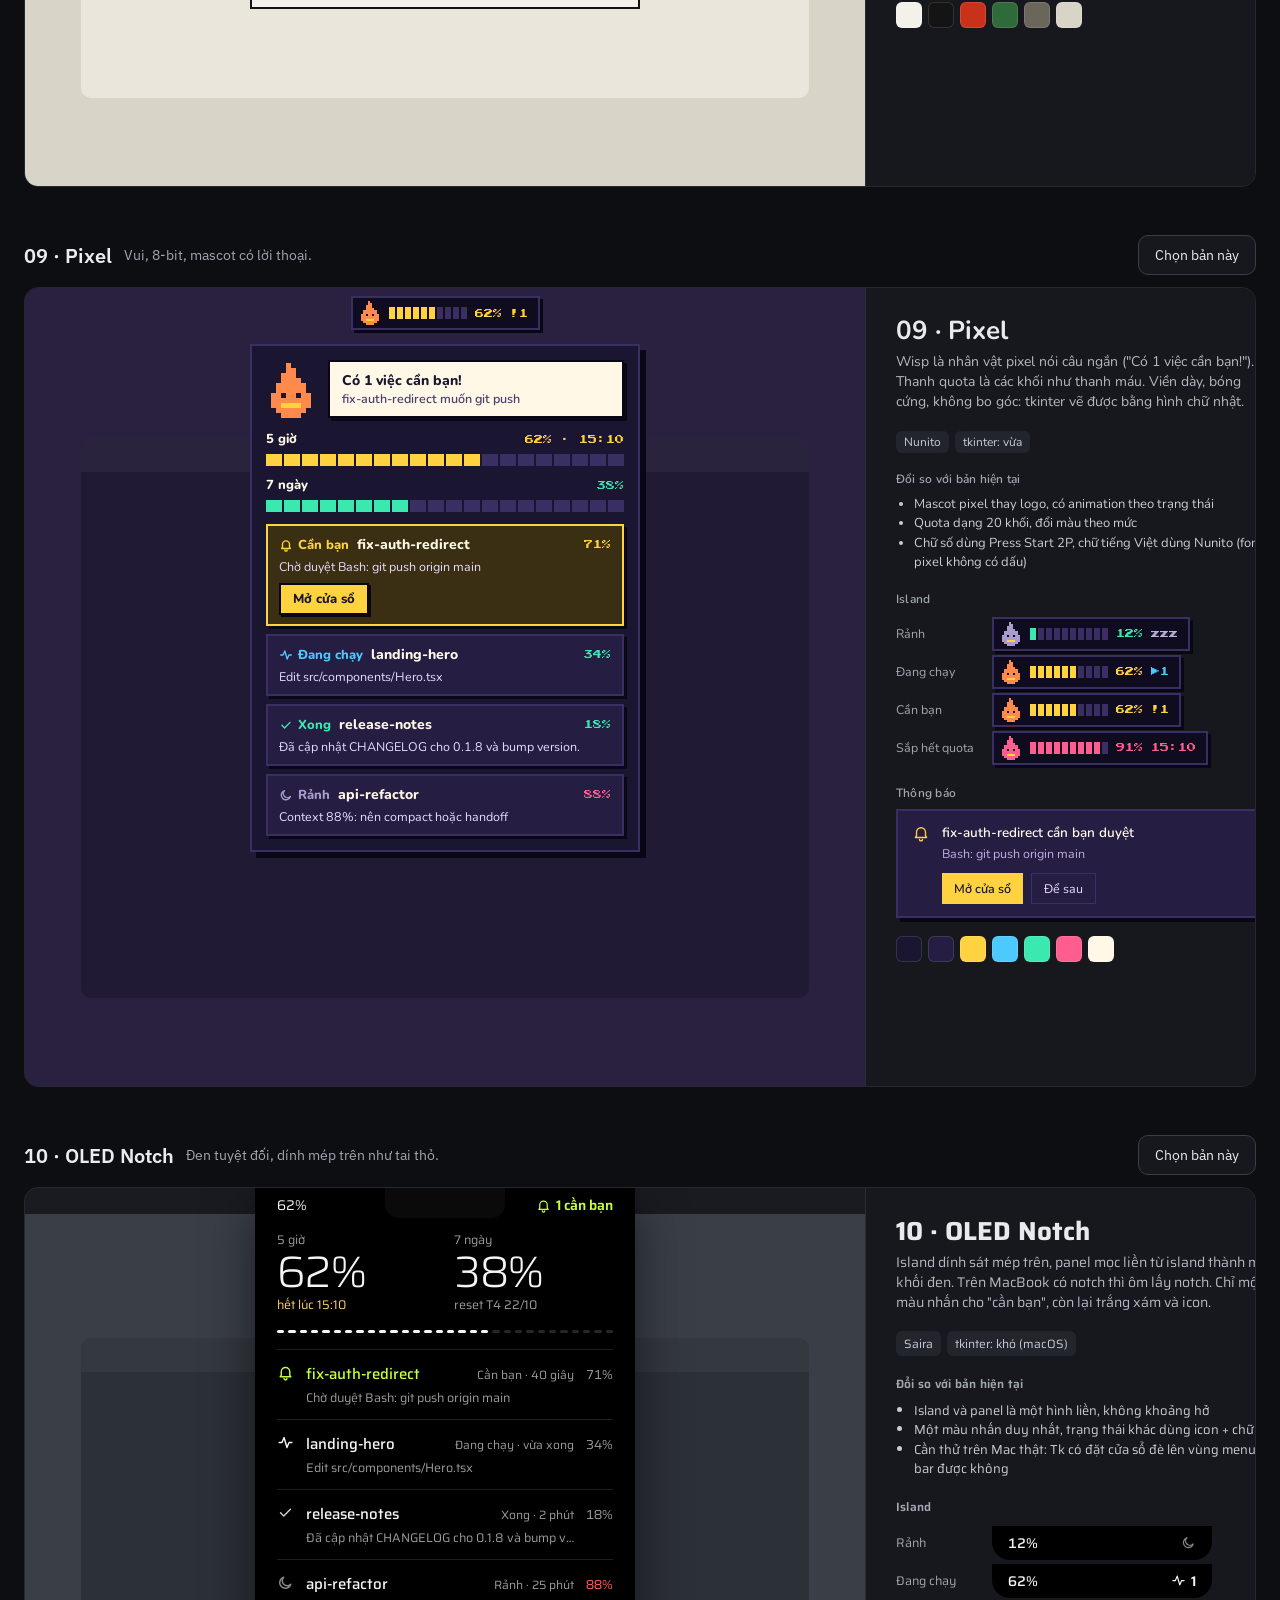
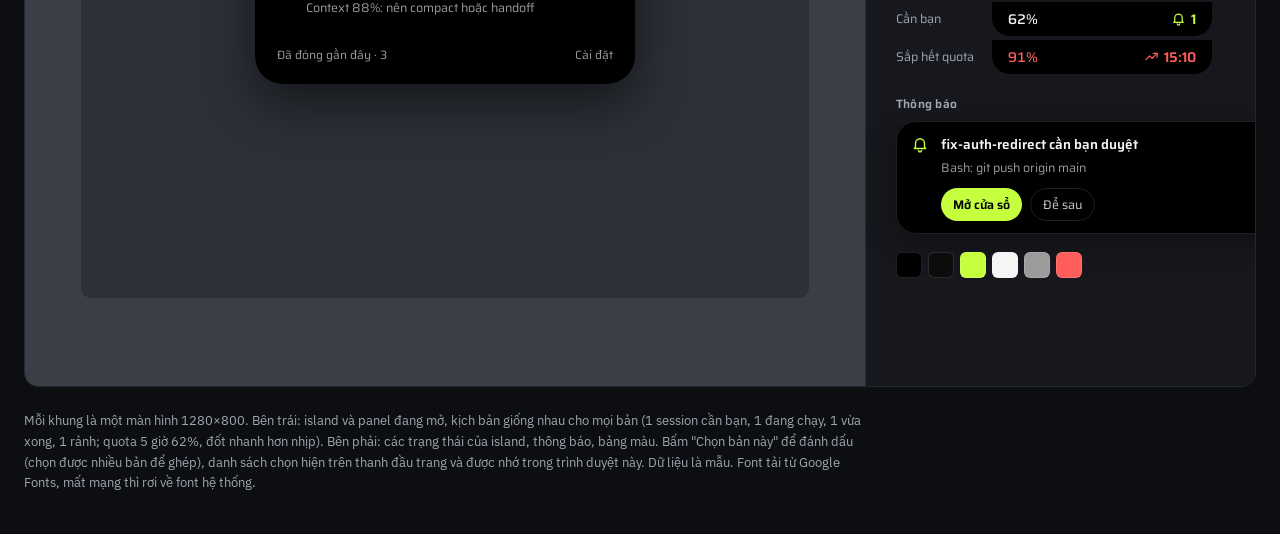
<file: docs/redesign/wisp-drafts.html>
<!doctype html>
<html lang="vi">
<head>
<meta charset="utf-8">
<meta name="viewport" content="width=device-width, initial-scale=1">
<title>Wisp · 10 bản nháp giao diện</title>
<link rel="preconnect" href="https://fonts.googleapis.com">
<link rel="preconnect" href="https://fonts.gstatic.com" crossorigin>
<link href="https://fonts.googleapis.com/css2?family=IBM+Plex+Sans:wght@400;500;600;700&family=IBM+Plex+Mono:wght@400;500;600&family=Bricolage+Grotesque:wght@500;700;800&family=Be+Vietnam+Pro:wght@400;500;600;700&family=JetBrains+Mono:wght@400;500;700&family=Space+Grotesk:wght@400;500;600;700&family=Plus+Jakarta+Sans:wght@400;500;600;700&family=Archivo:wght@400;500;600;700;800&family=Source+Sans+3:wght@400;500;600;700&family=Source+Code+Pro:wght@400;500;600&family=Work+Sans:wght@300;400;500;600;700&family=Press+Start+2P&family=Nunito:wght@400;600;700;800&family=Saira:wght@300;400;500;600&display=swap" rel="stylesheet">
<style>
:root{
  --chrome-bg:#0d0e11; --chrome-fg:#ebecf0; --chrome-mut:#a2a6b1; --chrome-line:#262830; --chrome-acc:#d97757;
}
*{box-sizing:border-box}
body{margin:0;background:var(--chrome-bg);color:var(--chrome-fg);font-family:'IBM Plex Sans',system-ui,sans-serif}
header.top{position:sticky;top:0;z-index:10;background:rgba(13,14,17,.94);border-bottom:1px solid var(--chrome-line);padding:14px 24px;display:flex;flex-wrap:wrap;gap:12px 24px;align-items:center}
header.top h1{font-size:18px;margin:0;font-weight:600}
header.top nav{display:flex;flex-wrap:wrap;gap:6px}
header.top nav a{color:var(--chrome-mut);text-decoration:none;font-size:13px;padding:6px 10px;border-radius:8px;border:1px solid var(--chrome-line)}
header.top nav a:hover{color:var(--chrome-fg);border-color:#3a3d47}
header.top nav a.picked{color:#1a1208;background:var(--chrome-acc);border-color:var(--chrome-acc)}
#picked{font-size:13px;color:var(--chrome-mut)}
main{padding:24px;display:flex;flex-direction:column;gap:48px}
section.draft{display:flex;flex-direction:column;gap:12px}
.dhead{display:flex;flex-wrap:wrap;align-items:center;gap:12px}
.dhead h2{margin:0;font-size:20px;font-weight:600}
.dhead .sub{color:var(--chrome-mut);font-size:14px}
.pick{margin-left:auto;font:inherit;font-size:14px;padding:9px 16px;min-height:40px;border-radius:10px;border:1px solid #3a3d47;background:#16181d;color:var(--chrome-fg);cursor:pointer}
.pick:hover{border-color:var(--chrome-acc)}
.pick:focus-visible{outline:2px solid var(--chrome-acc);outline-offset:2px}
.pick[aria-pressed="true"]{background:var(--chrome-acc);color:#1a1208;border-color:var(--chrome-acc);font-weight:600}
.frame{border-radius:14px;overflow:hidden;border:1px solid var(--chrome-line);max-width:100%}
.scene{width:1280px;height:800px;position:relative;overflow:hidden;transform-origin:0 0}
.stage{position:absolute;left:0;top:0;width:840px;height:800px}
.rail{position:absolute;left:840px;top:0;width:440px;height:800px;padding:28px 30px;background:#16181d;color:#e9eaee;display:flex;flex-direction:column;gap:18px;border-left:1px solid #2a2c33}
.rail h3{margin:0;font-size:26px;line-height:1.15}
.rail .desc{font-size:14px;line-height:1.45;color:#b4b8c2;margin-top:6px}
.rail .lbl{font-size:12px;font-weight:600;color:#a2a6b1;margin-bottom:8px;letter-spacing:.02em}
.rail ul{margin:0;padding-left:18px;font-size:13px;line-height:1.5;color:#c9ccd4}
.tags{display:flex;flex-wrap:wrap;gap:6px}
.tag{font-size:12px;padding:3px 8px;border-radius:6px;background:#22252c;color:#c9ccd4}
.isl-row{display:flex;align-items:center;gap:12px;min-height:38px}
.isl-row .cap{font-size:12.5px;color:#a2a6b1;width:84px;flex:none}
.sw{display:flex;gap:6px}
.sw span{width:26px;height:26px;border-radius:6px;border:1px solid rgba(255,255,255,.12)}
.ell{white-space:nowrap;overflow:hidden;text-overflow:ellipsis;min-width:0}
.mono{font-variant-numeric:tabular-nums}
@keyframes flick{0%,100%{transform:scale(1) translateY(0)}35%{transform:scale(1.04,.97) translateY(.5px)}70%{transform:scale(.97,1.04) translateY(-.5px)}}
.flicker{animation:flick 1.6s ease-in-out infinite;transform-origin:50% 90%}
@keyframes pulse{0%,100%{opacity:1}50%{opacity:.45}}
.pulse{animation:pulse 1.4s ease-in-out infinite}
@media (prefers-reduced-motion: reduce){.flicker,.pulse{animation:none}}
footer.note{padding:0 24px 40px;color:var(--chrome-mut);font-size:13px;line-height:1.6;max-width:900px}
</style>
</head>
<body>
<header class="top">
  <h1>Wisp · 10 bản nháp giao diện</h1>
  <nav id="nav" aria-label="Các bản nháp"></nav>
  <span id="picked" aria-live="polite"></span>
</header>
<main id="list"></main>
<footer class="note">
  Mỗi khung là một màn hình 1280×800. Bên trái: island và panel đang mở, kịch bản giống nhau cho mọi bản (1 session cần bạn, 1 đang chạy, 1 vừa xong, 1 rảnh; quota 5 giờ 62%, đốt nhanh hơn nhịp).
  Bên phải: các trạng thái của island, thông báo, bảng màu. Bấm "Chọn bản này" để đánh dấu (chọn được nhiều bản để ghép), danh sách chọn hiện trên thanh đầu trang và được nhớ trong trình duyệt này.
  Dữ liệu là mẫu. Font tải từ Google Fonts, mất mạng thì rơi về font hệ thống.
</footer>
<script>
// ---------------------------------------------------------------- dữ liệu mẫu chung
const Q = { h5: 62, h5Reset: '15:40', h5Left: '1 giờ 52 phút', fc: '15:10', d7: 38, d7Reset: 'T4 22/10', d7Left: '5 ngày', pace: 1.3, d7Pace: 42,
  hist: [0, 4, 7, 9, 13, 18, 22, 25, 29, 34, 38, 41, 45, 50, 54, 58, 62] };
const SESS = [
  { st: 'wait', name: 'fix-auth-redirect', proj: 'pet-tracker', branch: 'hakienit/fix-auth', model: 'Opus 5.5', effort: 'high', ctx: 71, ctxTxt: '142k / 200k', ago: '40 giây', tool: 'Bash', detail: 'git push origin main', host: 'Windows Terminal', burn: '9%/giờ' },
  { st: 'run', name: 'landing-hero', proj: 'vinova-web', branch: 'feat/hero', model: 'Sonnet 5.5', effort: 'medium', ctx: 34, ctxTxt: '340k / 1M', ago: 'vừa xong', tool: 'Edit', detail: 'src/components/Hero.tsx', todo: [3, 5], host: 'VS Code', burn: '14%/giờ' },
  { st: 'done', name: 'release-notes', proj: 'pet-tracker', branch: 'main', model: 'Haiku 5.5', effort: 'low', ctx: 18, ctxTxt: '180k / 1M', ago: '2 phút', detail: 'Đã cập nhật CHANGELOG cho 0.1.8 và bump version.', host: 'Windows Terminal', burn: '1%/giờ' },
  { st: 'idle', name: 'api-refactor', proj: 'core-api', branch: 'refactor/db', model: 'Opus 5.5', effort: 'high', ctx: 88, ctxTxt: '176k / 200k', ago: '25 phút', detail: 'Context 88%: nên compact hoặc handoff', host: 'Windows Terminal', burn: '0%/giờ' },
];
const LABEL = { wait: 'Cần bạn', run: 'Đang chạy', done: 'Xong', idle: 'Rảnh' };
const line = (s) => s.st === 'wait' ? `Chờ duyệt ${s.tool}: ${s.detail}` : s.st === 'run' ? `${s.tool} ${s.detail}` : s.detail;

// ---------------------------------------------------------------- icon (nét, theo currentColor)
const P = {
  bell: '<path d="M6 16v-5a6 6 0 0 1 12 0v5l1.5 2h-15z"/><path d="M10 20.5a2 2 0 0 0 4 0"/>',
  run: '<path d="M3 12h4l3-7 4 14 3-7h4"/>',
  done: '<path d="M5 12.5l4.5 4.5L19 7.5"/>',
  idle: '<path d="M19.5 14.5A8 8 0 1 1 9.5 4.5a6.5 6.5 0 0 0 10 10z"/>',
  gear: '<path d="M4 7h9M17 7h3M4 17h3M11 17h9"/><circle cx="15" cy="7" r="2"/><circle cx="9" cy="17" r="2"/>',
  refresh: '<path d="M20 11a8 8 0 1 0-2.3 5.7"/><path d="M20 5v6h-6"/>',
  x: '<path d="M6 6l12 12M18 6L6 18"/>',
  more: '<circle cx="5" cy="12" r="1.3" fill="currentColor"/><circle cx="12" cy="12" r="1.3" fill="currentColor"/><circle cx="19" cy="12" r="1.3" fill="currentColor"/>',
  open: '<path d="M14 4h6v6"/><path d="M20 4l-9 9"/><path d="M18 14v6H4V6h6"/>',
  branch: '<circle cx="6" cy="5" r="2"/><circle cx="6" cy="19" r="2"/><circle cx="18" cy="7" r="2"/><path d="M6 7v10"/><path d="M18 9c0 5-6 4-11 8.5"/>',
  folder: '<path d="M3 6.5A1.5 1.5 0 0 1 4.5 5H9l2 2h8.5A1.5 1.5 0 0 1 21 8.5v9a1.5 1.5 0 0 1-1.5 1.5h-15A1.5 1.5 0 0 1 3 17.5z"/>',
  trend: '<path d="M3 17l6-6 4 4 8-8"/><path d="M15 7h6v6"/>',
  clock: '<circle cx="12" cy="12" r="9"/><path d="M12 7v5l3 2"/>',
  chev: '<path d="M9 6l6 6-6 6"/>',
  down: '<path d="M6 9l6 6 6-6"/>',
  check2: '<path d="M4 12.5l4 4L20 5"/>',
  ban: '<circle cx="12" cy="12" r="9"/><path d="M6 6l12 12"/>',
  term: '<path d="M4 6l6 6-6 6"/><path d="M12 18h8"/>',
};
const ic = (n, s = 16, sw = 1.8) => `<svg width="${s}" height="${s}" viewBox="0 0 24 24" fill="none" stroke="currentColor" stroke-width="${sw}" stroke-linecap="round" stroke-linejoin="round" aria-hidden="true" style="flex:none;display:block">${P[n]}</svg>`;
const stIcon = { wait: 'bell', run: 'run', done: 'done', idle: 'idle' };

function ring(p, s, w, c, tr, cap = 'round') {
  const r = (s - w) / 2, C = 2 * Math.PI * r;
  return `<svg width="${s}" height="${s}" viewBox="0 0 ${s} ${s}" aria-hidden="true" style="flex:none;display:block"><circle cx="${s / 2}" cy="${s / 2}" r="${r}" fill="none" stroke="${tr}" stroke-width="${w}"/><circle cx="${s / 2}" cy="${s / 2}" r="${r}" fill="none" stroke="${c}" stroke-width="${w}" stroke-linecap="${cap}" stroke-dasharray="${(C * p) / 100} ${C}" transform="rotate(-90 ${s / 2} ${s / 2})"/></svg>`;
}
const bar = (p, c, tr, h = 6, r) => `<div style="height:${h}px;border-radius:${r ?? h / 2}px;background:${tr};overflow:hidden"><div style="width:${p}%;height:100%;border-radius:${r ?? h / 2}px;background:${c}"></div></div>`;
const flame = (s, c, eye = '#000', cls = '') => `<svg class="${cls}" width="${s}" height="${s}" viewBox="0 0 24 24" aria-hidden="true" style="flex:none;display:block"><path d="M12 2.5c2.9 3.6 6.5 6.3 6.5 11a6.5 6.5 0 0 1-13 0c0-3 2-4.6 2.6-7.2 1.2 1.2 1.8 2.6 1.8 3.7.6-2.6 1.4-4.6 2.1-7.5z" fill="${c}"/><circle cx="9.9" cy="14.6" r="1.1" fill="${eye}"/><circle cx="14.1" cy="14.6" r="1.1" fill="${eye}"/></svg>`;
const sleepy = (s, c, eye = '#000') => `<svg width="${s}" height="${s}" viewBox="0 0 24 24" aria-hidden="true" style="flex:none;display:block"><path d="M12 6c2.2 2.7 5 4.7 5 8.3a5 5 0 0 1-10 0c0-2.3 1.5-3.5 2-5.5.9.9 1.4 2 1.4 2.8.5-2 1-3.5 1.6-5.6z" fill="${c}"/><path d="M9.2 15h1.6M13.2 15h1.6" stroke="${eye}" stroke-width="1.1" stroke-linecap="round"/></svg>`;
const lvl = (p, t) => (p >= 85 ? t.danger : p >= 60 ? t.warn : t.ok);
const st = (s, t) => t[s.st];

// đường usage 5 giờ: lịch sử (đặc) + dự báo (đứt) tới 100%, vạch reset
function spark(w, h, t, opts = {}) {
  const n = Q.hist.length - 1, nowX = w * 0.627, fcX = w * 0.9;
  const pts = Q.hist.map((v, i) => [(nowX * i) / n, h - (h * v) / 100]);
  const d = pts.map((p, i) => (i ? 'L' : 'M') + p[0].toFixed(1) + ' ' + p[1].toFixed(1)).join(' ');
  const area = d + ` L ${nowX.toFixed(1)} ${h} L 0 ${h} Z`;
  const last = pts[pts.length - 1];
  return `<svg width="${w}" height="${h}" viewBox="0 0 ${w} ${h}" aria-hidden="true" style="display:block;overflow:visible">
    <line x1="0" y1="0.5" x2="${w}" y2="0.5" stroke="${t.line}" stroke-dasharray="3 4"/>
    ${opts.area !== false ? `<path d="${area}" fill="${t.areaFill || t.warn}" opacity="${t.areaOp ?? 0.16}"/>` : ''}
    <path d="${d}" fill="none" stroke="${t.lineCol || t.warn}" stroke-width="2" stroke-linejoin="round"/>
    <path d="M ${last[0].toFixed(1)} ${last[1].toFixed(1)} L ${fcX} 1" fill="none" stroke="${t.danger}" stroke-width="2" stroke-dasharray="4 4"/>
    <circle cx="${last[0].toFixed(1)}" cy="${last[1].toFixed(1)}" r="3.5" fill="${t.lineCol || t.warn}"/>
    <circle cx="${fcX}" cy="1" r="3.5" fill="${t.danger}"/>
    <line x1="${w}" y1="0" x2="${w}" y2="${h}" stroke="${t.mut}" stroke-width="1.5"/>
  </svg>`;
}

// màn hình nền: một cửa sổ editor mờ
const desk = (bg, win) => `<div style="position:absolute;inset:0;background:${bg}"></div><div style="position:absolute;left:56px;top:150px;width:728px;height:560px;border-radius:10px;background:${win}"></div><div style="position:absolute;left:56px;top:150px;width:728px;height:34px;border-radius:10px 10px 0 0;background:rgba(255,255,255,.04)"></div>`;

// thông báo thả xuống từ island (dùng chung, nhận token của từng bản)
function toast(t, o = {}) {
  const r = o.radius ?? 14, b = o.border ?? `1px solid ${t.line}`, sh = o.shadow ?? '0 10px 30px rgba(0,0,0,.35)';
  return `<div style="background:${t.toastBg || t.surf};color:${t.fg};border:${b};border-radius:${r}px;box-shadow:${sh};padding:12px 14px;display:flex;gap:12px;align-items:flex-start;font-family:${o.font || 'inherit'}">
    <div style="color:${t.wait};margin-top:1px">${ic('bell', 18)}</div>
    <div style="flex:1;min-width:0;display:flex;flex-direction:column;gap:3px">
      <div style="font-size:13.5px;font-weight:600">fix-auth-redirect cần bạn duyệt</div>
      <div class="ell" style="font-size:12.5px;color:${t.mut};font-family:${o.mono || 'inherit'}">Bash: git push origin main</div>
      <div style="display:flex;gap:8px;margin-top:8px">
        <button style="font:inherit;font-size:12.5px;font-weight:600;padding:6px 12px;min-height:30px;border-radius:${o.btnR ?? 8}px;border:0;background:${t.btnBg || t.wait};color:${t.btnFg || '#1a1205'}">Mở cửa sổ</button>
        <button style="font:inherit;font-size:12.5px;padding:6px 12px;min-height:30px;border-radius:${o.btnR ?? 8}px;border:1px solid ${t.line};background:transparent;color:${t.fg2 || t.fg}">Để sau</button>
      </div>
    </div>
  </div>`;
}

const DRAFTS = [];

// ================================================================ 00 · Hiện tại
DRAFTS.push({
  id: 'd00', no: '00', name: 'Hiện tại (v0.1.7)', font: "'Segoe UI Variable Text','Segoe UI',system-ui,sans-serif",
  sub: 'Mốc so sánh. Chỉ biết đang chạy / rảnh.', feas: 'đang chạy',
  desc: 'Session đang chờ bạn duyệt vẫn hiện "Đang chạy". Chấm trên island không có nhãn, chữ nhỏ nhất 8pt.',
  changes: ['Không có trạng thái "cần bạn", không có thông báo', 'Thẻ có viền trái màu, chỉ dùng màu để báo trạng thái', 'Token 5 giờ / 7 ngày chiếm chỗ mà ít giá trị'],
  t: { fg: '#eeeef3', mut: '#8d8e9b', line: '#2a2b34', surf: '#1f2027', wait: '#d97757', ok: '#3fb950', warn: '#e3b341', danger: '#f0524f' },
  swatches: ['#16171c', '#1f2027', '#d97757', '#3fb950', '#e3b341', '#f0524f', '#5aa7ff'],
  island(v) {
    const pct = v === 'quota' ? 91 : v === 'idle' ? 12 : 62, c = pct >= 85 ? '#f0524f' : pct >= 60 ? '#e3b341' : '#3fb950';
    const busy = v === 'run' || v === 'wait' ? `<span style="font-size:12px;font-weight:600;color:#d97757">● ${v === 'wait' ? 2 : 1}</span>` : '';
    const dot = v !== 'idle' ? '<span style="font-size:12px;color:#f0524f">●</span>' : '';
    return `<div style="height:30px;min-width:150px;padding:0 16px;border-radius:15px;background:#0b0b0e;display:inline-flex;align-items:center;justify-content:center;gap:10px;font-size:13px;color:#eeeef3"><span style="font-weight:600;color:${c}">${pct}%</span><span style="font-size:12px;color:#8d8e9b">${v === 'quota' ? '7 ngày' : '4 agent'}</span>${busy}${dot}</div>`;
  },
  toast() { return `<div style="border:1px dashed #4b5160;border-radius:8px;padding:14px;font-size:13px;color:#a2a6b1">Không có. Kết quả thao tác chỉ hiện ở footer của panel, dễ bị bỏ lỡ.</div>`; },
  stage() {
    const card = (s) => {
      const busy = s.st === 'wait' || s.st === 'run', sc = busy ? '#d97757' : '#3fb950', cc = s.ctx >= 85 ? '#f0524f' : s.ctx >= 60 ? '#e3b341' : '#3fb950';
      const mc = { 'Opus 5.5': '#b392f0', 'Sonnet 5.5': '#5aa7ff', 'Haiku 5.5': '#4cc9b0' }[s.model];
      return `<div style="display:flex;background:#1f2027"><div style="width:3px;background:${sc}"></div><div style="flex:1;min-width:0;padding:10px 12px;display:flex;flex-direction:column">
        <div style="display:flex;align-items:center;gap:4px"><span class="ell" style="flex:1;font-size:13px;font-weight:600">${s.name}</span><span style="font-size:10px;font-weight:600;color:#15161a;background:${mc};border-radius:8px;padding:1px 6px">${s.model}</span><span style="font-size:10px;color:#c6c7d1;background:#33343e;border-radius:8px;padding:1px 6px">${s.effort}</span><span style="font-size:11px;color:#8d8e9b;padding-left:6px">⋯</span></div>
        <div class="ell" style="font-size:11px;margin-top:2px"><b style="font-weight:600;color:#c6c7d1">${s.proj}</b><span style="color:#5f606d">&nbsp; D:\\vinova &nbsp; ⎇ ${s.branch}</span></div>
        <div style="display:flex;justify-content:space-between;font-size:11px;margin:10px 0 5px"><span style="color:#8d8e9b">Context</span><span><span style="color:#c6c7d1">${s.ctxTxt}</span>&nbsp; <b style="color:${cc}">${s.ctx}%</b></span></div>
        ${bar(s.ctx, cc, '#2f3039', 5)}
        <div style="display:flex;gap:8px;font-size:11px;margin-top:8px;white-space:nowrap"><b style="color:${sc}">● ${busy ? 'Đang chạy' : 'Rảnh'}</b><span style="flex:1;color:#8d8e9b">38 msg · 52.1k out · CLI</span><span style="color:#5f606d">${s.ago === 'vừa xong' ? s.ago : s.ago + ' trước'}</span></div>
      </div></div>`;
    };
    const qc = (lab, p, c, a, b) => `<div style="background:#1f2027;padding:10px 12px;display:flex;flex-direction:column;gap:6px"><div style="display:flex;justify-content:space-between;align-items:flex-end"><span style="font-size:12px;font-weight:600">${lab}</span><span style="font-size:20px;font-weight:600;color:${c}">${p}%</span></div>${bar(p, c, '#2f3039', 6)}<div style="display:flex;justify-content:space-between;font-size:11px"><span style="color:#8d8e9b">${a}</span><span style="color:#5f606d">${b}</span></div></div>`;
    const sec = (a, b, c = '#5f606d') => `<div style="display:flex;justify-content:space-between;margin:14px 0 6px;font-size:11px"><b style="color:#8d8e9b">${a}</b><span style="color:${c}">${b}</span></div>`;
    return `${desk('#2a3039', '#1e232b')}
      <div style="position:absolute;left:0;right:0;top:6px;display:flex;justify-content:center">${this.island('wait')}</div>
      <div style="position:absolute;left:234px;top:46px;width:372px;height:740px;border-radius:8px;border:1px solid #3a3b47;background:#16171c;overflow:hidden;color:#eeeef3">
        <div style="display:flex;align-items:center;gap:10px;padding:14px 10px 12px 16px;border-bottom:1px solid #2a2b34">${flame(30, '#d97757', '#16171c')}<div style="flex:1"><div style="font-size:15px;font-weight:600">Wisp</div><div style="font-size:11px;color:#8d8e9b">ban@example.com · Max 20x</div></div><span style="color:#8d8e9b;padding:0 5px">↻</span><span style="color:#8d8e9b;padding:0 5px">✕</span></div>
        <div style="padding:0 16px">
          ${sec('GIỚI HẠN SỬ DỤNG', 'Anthropic API')}
          ${qc('5 giờ', 62, '#e3b341', 'Reset sau 1 giờ 52 phút', 'lúc 15:40')}<div style="height:6px"></div>${qc('7 ngày', 38, '#3fb950', 'Reset sau 5 ngày', 'T4 22/10 09:00')}
          ${sec('SESSIONS (4)', '2 đang chạy', '#d97757')}
          <div style="display:flex;flex-direction:column;gap:6px">${SESS.map(card).join('')}</div>
          ${sec('TOKEN ĐÃ DÙNG', 'ước tính trên máy này')}
          <div style="background:#1f2027;padding:12px 14px;display:grid;grid-template-columns:repeat(2,minmax(0,1fr));gap:14px"><div><div style="font-size:11px;color:#8d8e9b">5 giờ qua</div><div style="font-size:20px;font-weight:600">18.4M</div></div><div><div style="font-size:11px;color:#8d8e9b">7 ngày qua</div><div style="font-size:20px;font-weight:600">212M</div></div></div>
        </div>
      </div>`;
  },
});

// ================================================================ 01 · Graphite
DRAFTS.push({
  id: 'd01', no: '01', name: 'Graphite', font: "'IBM Plex Sans',system-ui,sans-serif",
  sub: 'Bản hiện tại làm lại cho đúng. Rủi ro thấp nhất.', feas: 'dễ',
  desc: 'Giữ bố cục quen thuộc, sửa phần sai: trạng thái có icon và chữ, thẻ "cần bạn" nổi lên đầu, island rộng cố định, quota có dự báo.',
  changes: ['Sắp xếp: cần bạn → đang chạy → vừa xong → rảnh', 'Bỏ viền trái màu và khối token; thêm dòng dự báo quota', 'Chữ nhỏ nhất 12px, số dùng Plex Mono không nhảy'],
  t: { scene: '#262b33', win: '#1d2128', bg: '#121317', surf: '#1b1c22', line: '#2c2e36', fg: '#eef0f4', fg2: '#c4c7d0', mut: '#9a9eaa', acc: '#d97757',
    wait: '#f5b544', run: '#7ab4ff', done: '#4fd1b0', idle: '#8e929d', ok: '#4fd1b0', warn: '#f5b544', danger: '#ff6b6b', toastBg: '#1b1c22' },
  swatches: ['#121317', '#1b1c22', '#d97757', '#f5b544', '#7ab4ff', '#4fd1b0', '#ff6b6b'],
  island(v) {
    const t = this.t, pct = v === 'quota' ? 91 : v === 'idle' ? 12 : 62, c = lvl(pct, t);
    const right = { idle: [t.idle, 'idle', 'Rảnh'], run: [t.run, 'run', '1 đang chạy'], wait: [t.wait, 'bell', '1 cần bạn'], quota: [t.danger, 'trend', 'Hết lúc 15:10'] }[v];
    return `<div style="width:232px;height:32px;border-radius:16px;background:#0a0a0c;display:inline-flex;align-items:center;gap:8px;padding:0 12px 0 8px;color:${t.fg};font-family:${this.font}">
      ${ring(pct, 20, 3, c, '#2b2c33')}<span class="mono" style="font-family:'IBM Plex Mono';font-size:13px;font-weight:600">${pct}%</span>
      <span style="width:1px;height:14px;background:#33343c"></span>
      <span style="display:flex;align-items:center;gap:6px;color:${right[0]};font-size:13px;font-weight:600">${ic(right[1], 15, 2)}${right[2]}</span>
      ${v === 'wait' ? `<span style="margin-left:auto;font-size:12px;color:${t.mut}">· 1 chạy</span>` : ''}</div>`;
  },
  toast() { return toast(this.t, { mono: "'IBM Plex Mono'" }); },
  stage() {
    const t = this.t, mono = "'IBM Plex Mono'";
    const card = (s) => {
      const c = st(s, t), hot = s.st === 'wait';
      return `<div style="background:${hot ? '#241f15' : t.surf};border:1px solid ${hot ? 'rgba(245,181,68,.45)' : t.surf};border-radius:10px;padding:9px 12px;display:flex;flex-direction:column;gap:3px">
        <div style="display:flex;align-items:center;gap:6px"><span style="display:flex;align-items:center;gap:5px;color:${c};font-size:12px;font-weight:600">${ic(stIcon[s.st], 14, 2)}${LABEL[s.st]}</span><span style="font-size:12px;color:${t.mut}">· ${s.ago}</span><span style="margin-left:auto;font-size:12px;color:${t.mut}">${s.model} · ${s.effort}</span><span style="color:${t.mut};padding:2px 0 2px 6px">${ic('more', 16)}</span></div>
        <div class="ell" style="font-size:14px;font-weight:600">${s.name}</div>
        <div class="ell" style="font-size:12.5px;color:${t.fg2};font-family:${s.st === 'done' ? 'inherit' : mono}">${line(s)}</div>
        <div style="display:flex;align-items:center;gap:10px;font-size:12px;color:${t.mut};margin-top:2px"><span style="display:flex;align-items:center;gap:4px">${ic('folder', 13)}${s.proj}</span><span class="ell" style="display:flex;align-items:center;gap:4px;flex:1">${ic('branch', 13)}${s.branch}</span><span style="width:44px">${bar(s.ctx, lvl(s.ctx, t), '#2b2c33', 4)}</span><span class="mono" style="font-family:${mono};color:${lvl(s.ctx, t)};width:30px;text-align:right">${s.ctx}%</span></div>
        ${hot ? `<div style="display:flex;gap:8px;margin-top:4px"><button style="font:inherit;font-size:12.5px;font-weight:600;padding:6px 12px;border-radius:8px;border:0;background:${t.wait};color:#1a1205;display:flex;align-items:center;gap:6px">${ic('open', 14, 2)}Mở cửa sổ</button><span style="font-size:12px;color:${t.mut};align-self:center">duyệt trong ${s.host}</span></div>` : ''}
        ${s.todo ? `<div style="display:flex;align-items:center;gap:8px;font-size:12px;color:${t.mut}"><span style="flex:1">${bar(60, t.run, '#2b2c33', 4)}</span>Việc ${s.todo[0]}/${s.todo[1]}</div>` : ''}
      </div>`;
    };
    const q = (lab, p, sub, extra = '') => `<div style="display:flex;flex-direction:column;gap:6px"><div style="display:flex;align-items:baseline;gap:8px"><span style="font-size:13px;font-weight:600">${lab}</span><span style="font-size:12px;color:${t.mut}">${sub}</span><span class="mono" style="margin-left:auto;font-family:${mono};font-size:18px;font-weight:600;color:${lvl(p, t)}">${p}%</span></div>${bar(p, lvl(p, t), '#2b2c33', 6)}${extra}</div>`;
    return `${desk(t.scene, t.win)}
      <div style="position:absolute;left:0;right:0;top:8px;display:flex;justify-content:center">${this.island('wait')}</div>
      <div style="position:absolute;left:230px;top:50px;width:380px;border-radius:14px;border:1px solid ${t.line};background:${t.bg};color:${t.fg};box-shadow:0 18px 50px rgba(0,0,0,.45);overflow:hidden">
        <div style="display:flex;align-items:center;gap:10px;padding:12px 10px 12px 16px">${flame(26, t.acc, t.bg)}<div style="flex:1;min-width:0"><div style="font-size:15px;font-weight:600">Wisp</div><div class="ell" style="font-size:12px;color:${t.mut}">ban@example.com · Max 20x</div></div>
          <button aria-label="Làm mới" style="background:none;border:0;color:${t.mut};width:32px;height:32px;display:grid;place-items:center;border-radius:8px">${ic('refresh', 17)}</button><button aria-label="Cài đặt" style="background:none;border:0;color:${t.mut};width:32px;height:32px;display:grid;place-items:center;border-radius:8px">${ic('gear', 17)}</button></div>
        <div style="padding:0 16px 12px;display:flex;flex-direction:column;gap:10px">
          <div style="background:${t.surf};border-radius:10px;padding:11px 12px;display:flex;flex-direction:column;gap:10px">
            ${q('5 giờ', 62, 'reset 15:40 · còn 1g 52p', `<div style="display:flex;align-items:center;gap:6px;font-size:12px;color:${t.warn}">${ic('trend', 14, 2)}Theo tốc độ này hết lúc 15:10, trước reset 30 phút</div>`)}
            <div style="height:1px;background:${t.line}"></div>
            ${q('7 ngày', 38, 'reset T4 22/10')}
          </div>
          <div style="display:flex;align-items:baseline;justify-content:space-between"><span style="font-size:13px;font-weight:600">Session · 4</span><span style="font-size:12px;color:${t.mut}">1 cần bạn · 1 chạy · 1 xong</span></div>
          <div style="display:flex;flex-direction:column;gap:6px">${SESS.map(card).join('')}</div>
          <div style="display:flex;align-items:center;gap:6px;font-size:12.5px;color:${t.mut}">${ic('chev', 14)}Đã đóng gần đây (3)<span style="margin-left:auto">v0.2.0</span></div>
        </div>
      </div>`;
  },
});

// ================================================================ 02 · Ember
DRAFTS.push({
  id: 'd02', no: '02', name: 'Ember', font: "'Be Vietnam Pro',system-ui,sans-serif",
  sub: 'Đốm lửa là nhân vật chính, island kể chuyện.', feas: 'vừa',
  desc: 'Đốm lửa đổi dáng theo trạng thái: cháy khi chạy, sáng vàng khi cần bạn, ngủ khi rảnh. Island nở thành "live activity" ghi rõ session nào cần bạn.',
  changes: ['Header là một câu tóm tắt thay cho email', 'Hai vòng quota cạnh nhau, dự báo dạng viên thuốc', 'Hàng session gọn, mỗi hàng một đốm lửa màu trạng thái'],
  t: { scene: '#2b2420', win: '#221c18', bg: '#16110e', surf: '#211915', line: '#35281f', fg: '#fbefe6', fg2: '#e3cfc1', mut: '#b8a091', acc: '#ff8a4c',
    wait: '#ffc145', run: '#ff8a4c', done: '#7fd8a6', idle: '#9c8a7e', ok: '#7fd8a6', warn: '#ffc145', danger: '#ff6b5e', toastBg: '#211915', btnBg: '#ffc145' },
  swatches: ['#16110e', '#211915', '#ff8a4c', '#ffc145', '#7fd8a6', '#ff6b5e', '#fbefe6'],
  island(v) {
    const t = this.t;
    const m = { idle: [sleepy(22, t.idle, '#16110e'), 'Rảnh, chưa có việc', t.mut, 200], run: [flame(22, t.run, '#16110e', 'flicker'), 'landing-hero đang chạy', t.fg, 230],
      wait: [flame(22, t.wait, '#16110e', 'flicker'), 'fix-auth-redirect cần bạn', t.wait, 270], quota: [flame(22, t.danger, '#16110e', 'flicker'), 'Còn 9% · hết lúc 15:10', t.danger, 240] }[v];
    return `<div style="width:${m[3]}px;height:34px;border-radius:17px;background:#0c0907;display:inline-flex;align-items:center;gap:8px;padding:0 14px 0 8px;font-family:${this.font}">${m[0]}<span class="ell" style="font-size:13px;font-weight:600;color:${m[2]}">${m[1]}</span>${v === 'wait' ? `<span style="margin-left:auto;font-size:12px;color:${t.mut}">62%</span>` : ''}</div>`;
  },
  toast() { return toast(this.t, { radius: 18, btnR: 12 }); },
  stage() {
    const t = this.t, H = "'Bricolage Grotesque'";
    const row = (s) => {
      const c = st(s, t), hot = s.st === 'wait';
      const f = s.st === 'idle' ? sleepy(26, c, t.surf) : flame(26, c, t.surf, s.st === 'run' || hot ? 'flicker' : '');
      return `<div style="display:flex;gap:12px;align-items:flex-start;padding:12px;border-radius:16px;background:${hot ? '#2c2116' : t.surf};${hot ? 'border:1px solid rgba(255,193,69,.4);' : 'border:1px solid transparent;'}">
        ${f}<div style="flex:1;min-width:0;display:flex;flex-direction:column;gap:3px"><div style="display:flex;align-items:baseline;gap:8px"><span class="ell" style="font-size:14px;font-weight:600">${s.name}</span><span style="font-size:12px;color:${c};font-weight:600;flex:none">${LABEL[s.st]}</span></div>
        <div class="ell" style="font-size:12.5px;color:${t.fg2}">${line(s)}</div>
        <div class="ell" style="font-size:12px;color:${t.mut}">${s.proj} · ${s.branch} · ${s.model}</div>
        ${hot ? `<div style="margin-top:6px"><button style="font:inherit;font-size:12.5px;font-weight:600;padding:6px 14px;border-radius:12px;border:0;background:${t.wait};color:#1a1205">Mở để duyệt</button></div>` : ''}</div>
        <div style="text-align:right;flex:none"><div class="mono" style="font-size:15px;font-weight:600;color:${lvl(s.ctx, t)}">${s.ctx}%</div><div style="font-size:11.5px;color:${t.mut}">context</div></div></div>`;
    };
    const rq = (lab, p, sub) => `<div style="flex:1;display:flex;align-items:center;gap:12px;background:${t.surf};border-radius:16px;padding:12px"><div style="position:relative;width:64px;height:64px">${ring(p, 64, 7, lvl(p, t), '#33271f')}<div class="mono" style="position:absolute;inset:0;display:grid;place-items:center;font-family:${H};font-size:17px;font-weight:700">${p}%</div></div><div><div style="font-size:13.5px;font-weight:600">${lab}</div><div style="font-size:12px;color:${t.mut};margin-top:2px">${sub}</div></div></div>`;
    return `${desk(t.scene, t.win)}
      <div style="position:absolute;left:0;right:0;top:8px;display:flex;justify-content:center">${this.island('wait')}</div>
      <div style="position:absolute;left:225px;top:52px;width:390px;border-radius:24px;background:${t.bg};color:${t.fg};box-shadow:0 18px 50px rgba(0,0,0,.5);border:1px solid ${t.line};padding:18px 16px 16px;display:flex;flex-direction:column;gap:14px">
        <div style="display:flex;gap:14px;align-items:center">${flame(54, t.wait, t.bg, 'flicker')}<div style="flex:1"><div style="font-family:${H};font-size:22px;font-weight:700;line-height:1.15">1 session đang chờ bạn</div><div style="font-size:13px;color:${t.mut};margin-top:3px">1 đang chạy · 1 vừa xong · 1 rảnh</div></div><button aria-label="Cài đặt" style="background:none;border:0;color:${t.mut};width:34px;height:34px;display:grid;place-items:center">${ic('gear', 18)}</button></div>
        <div style="display:flex;gap:10px">${rq('5 giờ', 62, 'reset 15:40')}${rq('7 ngày', 38, 'reset T4 22/10')}</div>
        <div style="display:flex;align-items:center;gap:8px;background:#2c2116;color:${t.warn};border-radius:999px;padding:8px 14px;font-size:12.5px;font-weight:500">${ic('trend', 15, 2)}Đốt nhanh hơn nhịp 1.3×, hết lúc 15:10</div>
        <div style="display:flex;flex-direction:column;gap:8px">${SESS.map(row).join('')}</div>
      </div>`;
  },
});

// ================================================================ 03 · Terminal
DRAFTS.push({
  id: 'd03', no: '03', name: 'Terminal', font: "'JetBrains Mono',ui-monospace,monospace",
  sub: 'Toàn bộ là chữ đơn cách, dùng hết bằng bàn phím.', feas: 'dễ',
  desc: 'Một bảng như htop: mỗi session một dòng, phím tắt hiện sẵn ở chân. Rất dày thông tin, vẽ bằng chữ nên tkinter làm dễ và giống hệt trên macOS.',
  changes: ['Điều hướng bằng ↑↓, Enter mở, d đóng, h handoff', 'Thanh quota bằng khối ký tự, không cần ảnh', 'Màu theo nhóm Ayu: hổ phách = cần bạn, lam = chạy'],
  t: { scene: '#1d2127', win: '#161a20', bg: '#0e1116', surf: '#141922', line: '#232a35', fg: '#d7dde8', fg2: '#b8c1d1', mut: '#8a94a6', acc: '#ffb454',
    wait: '#ffb454', run: '#59c2ff', done: '#aad94c', idle: '#7f8a9c', ok: '#aad94c', warn: '#ffb454', danger: '#f07178', toastBg: '#0e1116', btnFg: '#0e1116' },
  swatches: ['#0e1116', '#141922', '#ffb454', '#59c2ff', '#aad94c', '#f07178', '#d7dde8'],
  island(v) {
    const t = this.t, pct = v === 'quota' ? 91 : v === 'idle' ? 12 : 62, c = lvl(pct, t), n = Math.round(pct / 12.5);
    const blocks = `<span style="color:${c}">${'▮'.repeat(n)}</span><span style="color:#2c3442">${'▮'.repeat(8 - n)}</span>`;
    const r = { idle: `<span style="color:${t.idle}">· rảnh</span>`, run: `<span style="color:${t.run}">▶1</span>`, wait: `<span style="color:${t.wait}">!1</span> <span style="color:${t.run}">▶1</span>`, quota: `<span style="color:${t.danger}">hết 15:10</span>` }[v];
    return `<div style="height:30px;border-radius:6px;background:#07090c;border:1px solid #232a35;display:inline-flex;align-items:center;gap:10px;padding:0 12px;font-family:${this.font};font-size:12.5px;color:${t.fg};white-space:pre"><span style="color:${c};font-weight:700">${String(pct).padStart(2, ' ')}%</span>${blocks}${r}</div>`;
  },
  toast() { return toast(this.t, { radius: 6, btnR: 4, font: this.font, shadow: 'none', mono: this.font }); },
  stage() {
    const t = this.t;
    const blk = (p, w = 22) => { const n = Math.round((p / 100) * w); return `<span style="color:${lvl(p, t)}">${'█'.repeat(n)}</span><span style="color:#262e3b">${'█'.repeat(w - n)}</span>`; };
    const g = { wait: '!', run: '▶', done: '✓', idle: '·' };
    const row = (s, i) => `<div style="padding:7px 10px;border-radius:4px;${i === 0 ? `background:#18202c;outline:1px solid #2c3a50;` : ''}">
      <div style="display:flex;gap:10px;white-space:pre"><span style="color:${i === 0 ? t.fg : 'transparent'}">›</span><span style="color:${st(s, t)};font-weight:700;width:10px">${g[s.st]}</span><span class="ell" style="flex:1;color:${t.fg};font-weight:${s.st === 'wait' ? 700 : 400}">${s.name}</span><span style="color:${t.mut};width:56px">${s.model.split(' ')[0].toLowerCase()}</span><span style="color:${lvl(s.ctx, t)};width:36px;text-align:right">${s.ctx}%</span></div>
      <div class="ell" style="padding-left:40px;color:${s.st === 'wait' ? t.wait : t.mut};margin-top:2px">${s.st === 'wait' ? `chờ duyệt: ${s.tool} ${s.detail}` : s.st === 'run' ? `${s.tool.toLowerCase()} ${s.detail}  [${s.todo[0]}/${s.todo[1]}]` : s.st === 'done' ? `xong ${s.ago} trước: ${s.detail}` : `rảnh ${s.ago} · ${s.detail}`}</div>
      <div class="ell" style="padding-left:40px;color:#5d687b">${s.proj} @ ${s.branch}</div></div>`;
    return `${desk(t.scene, t.win)}
      <div style="position:absolute;left:0;right:0;top:8px;display:flex;justify-content:center">${this.island('wait')}</div>
      <div style="position:absolute;left:200px;top:48px;width:440px;border-radius:8px;border:1px solid ${t.line};background:${t.bg};color:${t.fg};font-family:${this.font};font-size:12.5px;line-height:1.5;box-shadow:0 18px 50px rgba(0,0,0,.5)">
        <div style="display:flex;padding:10px 14px;border-bottom:1px solid ${t.line};white-space:pre"><span style="color:${t.acc};font-weight:700">wisp</span><span style="color:${t.mut}"> 0.2.0 · max20x</span><span style="margin-left:auto;color:${t.mut}">[r] làm mới [,] cài đặt</span></div>
        <div style="padding:12px 14px;display:flex;flex-direction:column;gap:4px;border-bottom:1px solid ${t.line};white-space:pre">
          <div><span style="color:${t.mut}">5h </span>${blk(62)} <span style="color:${t.warn};font-weight:700"> 62%</span><span style="color:${t.mut}">  reset 15:40</span></div>
          <div style="color:${t.warn}">   ↗ nhịp 1.3×: hết lúc 15:10 (sớm 30 phút)</div>
          <div><span style="color:${t.mut}">7d </span>${blk(38)} <span style="color:${t.ok};font-weight:700"> 38%</span><span style="color:${t.mut}">  reset T4 22/10</span></div>
        </div>
        <div style="padding:8px 4px;display:flex;flex-direction:column;gap:2px">
          <div style="display:flex;gap:10px;padding:0 10px;color:#5d687b;white-space:pre"><span> </span><span style="width:10px"> </span><span style="flex:1">session (4)</span><span style="width:56px">model</span><span style="width:36px;text-align:right">ctx</span></div>
          ${SESS.map(row).join('')}
        </div>
        <div style="padding:9px 14px;border-top:1px solid ${t.line};color:${t.mut};white-space:pre"><span style="color:${t.fg}">↑↓</span> chọn  <span style="color:${t.fg}">↵</span> mở  <span style="color:${t.fg}">d</span> đóng  <span style="color:${t.fg}">h</span> handoff  <span style="color:${t.fg}">esc</span> ẩn</div>
      </div>`;
  },
});

// ================================================================ 04 · Bento
DRAFTS.push({
  id: 'd04', no: '04', name: 'Bento', font: "'Space Grotesk',system-ui,sans-serif",
  sub: 'Lưới ô vuông, nhìn một lần thấy hết.', feas: 'vừa',
  desc: 'Panel rộng hơn, chia ô: hai ô quota, một ô lớn cho việc cần bạn, mỗi session một ô. Hợp khi chạy 3–6 session; nhiều hơn thì cuộn theo hàng.',
  changes: ['Panel 460px, lưới 2 cột', 'Ô "cần bạn" chiếm cả hàng, luôn ở trên', 'Island ghép ba ô: quota · cần bạn · đang chạy'],
  t: { scene: '#22262d', win: '#1a1d23', bg: '#0f1115', surf: '#181b21', line: '#272b33', fg: '#f1f3f7', fg2: '#cfd3dc', mut: '#9ba1ad', acc: '#9d8cff',
    wait: '#ffb340', run: '#5cb8ff', done: '#3ddc97', idle: '#8a909c', ok: '#3ddc97', warn: '#ffb340', danger: '#ff6470', toastBg: '#181b21' },
  swatches: ['#0f1115', '#181b21', '#9d8cff', '#ffb340', '#5cb8ff', '#3ddc97', '#ff6470'],
  island(v) {
    const t = this.t, pct = v === 'quota' ? 91 : v === 'idle' ? 12 : 62;
    const cell = (inner, bg = '#16181d') => `<span style="height:30px;display:inline-flex;align-items:center;gap:6px;padding:0 10px;background:${bg};border-radius:9px;font-size:13px;font-weight:600">${inner}</span>`;
    const parts = [cell(`<span class="mono" style="color:${lvl(pct, t)}">${pct}%</span>`)];
    if (v === 'wait') parts.push(cell(`<span style="color:${t.wait};display:flex">${ic('bell', 14, 2)}</span>1`, '#2a2112'));
    if (v === 'wait' || v === 'run') parts.push(cell(`<span style="color:${t.run};display:flex">${ic('run', 14, 2)}</span>1`));
    if (v === 'idle') parts.push(cell(`<span style="color:${t.idle};display:flex">${ic('idle', 14, 2)}</span><span style="color:${t.mut}">Rảnh</span>`));
    if (v === 'quota') parts.push(cell(`<span style="color:${t.danger}">hết 15:10</span>`, '#2b1518'));
    return `<div style="display:inline-flex;gap:3px;padding:3px;border-radius:12px;background:#060708;color:${t.fg};font-family:${this.font}">${parts.join('')}</div>`;
  },
  toast() { return toast(this.t, { radius: 14 }); },
  stage() {
    const t = this.t, mono = "'JetBrains Mono'";
    const tile = (inner, span = 1, bg = t.surf, extra = '') => `<div style="grid-column:span ${span};background:${bg};border-radius:14px;padding:12px;${extra}">${inner}</div>`;
    const qt = (lab, p, sub) => tile(`<div style="display:flex;justify-content:space-between;align-items:flex-start"><div><div style="font-size:13px;color:${t.mut}">${lab}</div><div class="mono" style="font-size:30px;font-weight:600;color:${lvl(p, t)};line-height:1.15">${p}%</div><div style="font-size:12px;color:${t.mut}">${sub}</div></div>${ring(p, 52, 6, lvl(p, t), '#262a32')}</div>`);
    const w = SESS[0];
    const hot = tile(`<div style="display:flex;align-items:center;gap:6px;color:${t.wait};font-size:12.5px;font-weight:600">${ic('bell', 15, 2)}Cần bạn · ${w.ago}</div>
      <div style="display:flex;align-items:flex-end;gap:12px;margin-top:6px"><div style="flex:1;min-width:0"><div class="ell" style="font-size:16px;font-weight:600">${w.name}</div><div class="ell" style="font-size:12.5px;color:${t.fg2};font-family:${mono};margin-top:3px">${w.tool}: ${w.detail}</div><div style="font-size:12px;color:${t.mut};margin-top:3px">${w.proj} · ${w.branch}</div></div>
      <button style="font:inherit;font-size:13px;font-weight:600;padding:8px 14px;border-radius:10px;border:0;background:${t.wait};color:#1a1205;flex:none">Mở cửa sổ</button></div>`, 2, '#251e12', 'border:1px solid rgba(255,179,64,.35)');
    const st1 = (s) => tile(`<div style="display:flex;align-items:center;gap:6px;color:${st(s, t)};font-size:12.5px;font-weight:600">${ic(stIcon[s.st], 14, 2)}${LABEL[s.st]}<span style="margin-left:auto;color:${t.mut};font-weight:400">${s.ago}</span></div>
      <div class="ell" style="font-size:14.5px;font-weight:600;margin-top:6px">${s.name}</div><div style="font-size:12px;color:${t.fg2};margin-top:3px;height:32px;overflow:hidden;line-height:1.35">${line(s)}</div>
      <div style="display:flex;align-items:center;gap:8px;margin-top:8px">${ring(s.ctx, 22, 3.5, lvl(s.ctx, t), '#262a32')}<span class="mono" style="font-size:12px;color:${t.mut}">ctx ${s.ctx}%</span><span style="margin-left:auto;font-size:12px;color:${t.mut}">${s.model.split(' ')[0]}</span></div>`);
    return `${desk(t.scene, t.win)}
      <div style="position:absolute;left:0;right:0;top:6px;display:flex;justify-content:center">${this.island('wait')}</div>
      <div style="position:absolute;left:190px;top:52px;width:460px;border-radius:18px;background:${t.bg};border:1px solid ${t.line};color:${t.fg};box-shadow:0 18px 50px rgba(0,0,0,.5);padding:12px">
        <div style="display:flex;align-items:center;gap:10px;padding:2px 4px 12px">${flame(24, t.acc, t.bg)}<span style="font-size:15px;font-weight:600">Wisp</span><span style="font-size:12px;color:${t.mut}">Max 20x</span><span style="margin-left:auto;color:${t.mut};display:flex;gap:4px"><span style="width:30px;height:30px;display:grid;place-items:center">${ic('refresh', 17)}</span><span style="width:30px;height:30px;display:grid;place-items:center">${ic('gear', 17)}</span></span></div>
        <div style="display:grid;grid-template-columns:repeat(2,minmax(0,1fr));gap:8px">
          ${qt('5 giờ', 62, 'hết lúc 15:10 · reset 15:40')}${qt('7 ngày', 38, 'reset T4 22/10')}
          ${hot}${SESS.slice(1).map(st1).join('')}
          ${tile(`<div style="font-size:12.5px;color:${t.mut}">Đã đóng gần đây</div><div class="mono" style="font-size:26px;font-weight:600;margin-top:4px">3</div><div style="font-size:12px;color:${t.acc};margin-top:4px">Xem và mở lại ›</div>`)}
        </div>
      </div>`;
  },
});

// ================================================================ 05 · Mica sáng
DRAFTS.push({
  id: 'd05', no: '05', name: 'Mica sáng', font: "'Plus Jakarta Sans',system-ui,sans-serif",
  sub: 'Giao diện sáng, giống app hệ thống của Windows 11 và macOS.', feas: 'vừa',
  desc: 'Theo chế độ sáng/tối của máy. Danh sách nhóm kiểu cài đặt hệ thống, bộ lọc ở đầu. Không giả kính mờ (tkinter không làm được), chỉ dùng nền nhạt và bóng đổ vẽ sẵn.',
  changes: ['Có cả chế độ sáng, tự theo hệ điều hành', 'Bộ lọc: Tất cả · Cần bạn · Đang chạy', 'Trạng thái là viên thuốc có nền, chữ đậm đủ tương phản'],
  t: { scene: '#c9d3df', win: '#e7ecf2', bg: '#f4f5f8', surf: '#ffffff', line: '#e2e5eb', fg: '#14161b', fg2: '#353b47', mut: '#596070', acc: '#2563eb',
    wait: '#a64b00', run: '#1d4ed8', done: '#03724f', idle: '#52525b', ok: '#03845b', warn: '#c26100', danger: '#c81e1e', toastBg: '#ffffff', btnBg: '#2563eb', btnFg: '#ffffff', areaFill: '#c26100' },
  bgs: { wait: '#fff1d6', run: '#e6eeff', done: '#dff6ec', idle: '#efeff2' },
  swatches: ['#f4f5f8', '#ffffff', '#2563eb', '#a64b00', '#1d4ed8', '#03724f', '#c81e1e'],
  island(v) {
    const t = this.t, pct = v === 'quota' ? 91 : v === 'idle' ? 12 : 62;
    const r = { idle: [t.idle, 'idle', 'Rảnh'], run: [t.run, 'run', '1 đang chạy'], wait: [t.wait, 'bell', '1 cần bạn'], quota: [t.danger, 'trend', 'Hết lúc 15:10'] }[v];
    return `<div style="height:34px;border-radius:17px;background:#ffffff;border:1px solid #d9dde5;box-shadow:0 4px 14px rgba(20,30,50,.18);display:inline-flex;align-items:center;gap:8px;padding:0 14px 0 8px;font-family:${this.font};color:${t.fg}">${ring(pct, 22, 3.5, lvl(pct, t), '#e6e8ee')}<span class="mono" style="font-size:13.5px;font-weight:700">${pct}%</span><span style="display:flex;align-items:center;gap:5px;font-size:13px;font-weight:600;color:${r[0]};background:${this.bgs[v === 'quota' ? 'wait' : v] || '#fff'};padding:3px 9px;border-radius:999px">${ic(r[1], 14, 2)}${r[2]}</span></div>`;
  },
  toast() { return toast(this.t, { radius: 14, border: '1px solid #d9dde5', shadow: '0 10px 30px rgba(20,30,50,.18)' }); },
  stage() {
    const t = this.t, B = this.bgs;
    const row = (s, i) => `<div style="display:flex;gap:12px;align-items:center;padding:11px 14px;${i ? `border-top:1px solid ${t.line};` : ''}">
      <div style="flex:1;min-width:0;display:flex;flex-direction:column;gap:3px"><div style="display:flex;align-items:center;gap:8px"><span class="ell" style="font-size:14px;font-weight:600">${s.name}</span><span style="display:flex;align-items:center;gap:4px;font-size:12px;font-weight:700;color:${st(s, t)};background:${B[s.st]};padding:2px 8px;border-radius:999px;flex:none">${ic(stIcon[s.st], 13, 2.2)}${LABEL[s.st]}</span></div>
      <div class="ell" style="font-size:12.5px;color:${t.fg2}">${line(s)}</div><div class="ell" style="font-size:12px;color:${t.mut}">${s.proj} · ${s.branch} · ${s.model}</div></div>
      <div style="text-align:right;flex:none;width:58px"><div class="mono" style="font-size:14px;font-weight:700;color:${lvl(s.ctx, t)}">${s.ctx}%</div>${bar(s.ctx, lvl(s.ctx, t), '#e8eaef', 4)}</div>
      <span style="color:${t.mut}">${ic('chev', 16)}</span></div>`;
    const q = (lab, p, sub) => `<div style="flex:1;background:${t.surf};border-radius:12px;border:1px solid ${t.line};padding:12px;display:flex;flex-direction:column;gap:8px"><div style="display:flex;justify-content:space-between;align-items:baseline"><span style="font-size:13px;font-weight:600;color:${t.fg2}">${lab}</span><span class="mono" style="font-size:20px;font-weight:700;color:${lvl(p, t)}">${p}%</span></div>${bar(p, lvl(p, t), '#e8eaef', 6)}<div style="font-size:12px;color:${t.mut}">${sub}</div></div>`;
    const seg = (lab, on) => `<span style="flex:1;text-align:center;font-size:12.5px;font-weight:600;padding:6px 0;border-radius:8px;${on ? `background:#fff;box-shadow:0 1px 3px rgba(20,30,50,.15);color:${t.fg}` : `color:${t.mut}`}">${lab}</span>`;
    return `${desk(t.scene, t.win)}
      <div style="position:absolute;left:0;right:0;top:8px;display:flex;justify-content:center">${this.island('wait')}</div>
      <div style="position:absolute;left:225px;top:54px;width:390px;border-radius:16px;background:${t.bg};border:1px solid #d6dae2;color:${t.fg};box-shadow:0 24px 60px rgba(20,30,50,.28);padding:14px;display:flex;flex-direction:column;gap:12px">
        <div style="display:flex;align-items:center;gap:10px">${flame(26, '#e06b3a', '#fff')}<div style="flex:1"><div style="font-size:15px;font-weight:700">Wisp</div><div style="font-size:12px;color:${t.mut}">ban@example.com · Max 20x</div></div><span style="color:${t.mut};width:32px;height:32px;display:grid;place-items:center">${ic('gear', 18)}</span></div>
        <div style="display:flex;gap:8px">${q('5 giờ', 62, 'Hết lúc 15:10 · reset 15:40')}${q('7 ngày', 38, 'Reset T4 22/10')}</div>
        <div style="display:flex;gap:2px;background:#e7e9ee;border-radius:10px;padding:3px">${seg('Tất cả 4', true)}${seg('Cần bạn 1')}${seg('Đang chạy 1')}</div>
        <div style="background:${t.surf};border-radius:12px;border:1px solid ${t.line};overflow:hidden">${SESS.map(row).join('')}</div>
        <div style="display:flex;justify-content:space-between;font-size:12.5px;color:${t.mut}"><span>Đã đóng gần đây (3)</span><span>v0.2.0</span></div>
      </div>`;
  },
});

// ================================================================ 06 · Tín hiệu
DRAFTS.push({
  id: 'd06', no: '06', name: 'Tín hiệu', font: "'Archivo',system-ui,sans-serif",
  sub: 'Chia làn theo việc bạn phải làm.', feas: 'dễ',
  desc: 'Panel chia làn: Cần bạn, Đang chạy, Vừa xong, Rảnh. Làn "cần bạn" to nhất, có nút hành động; làn rảnh thu gọn. Quota thu về một dải ở header.',
  changes: ['Làn thay cho danh sách phẳng', 'Nút Cho phép / Từ chối ngay trong Wisp (giai đoạn 0.4)', 'Island như đèn giao thông: số theo từng trạng thái'],
  t: { scene: '#252a31', win: '#1c2026', bg: '#111215', surf: '#1a1b20', line: '#2a2c33', fg: '#f2f2f4', fg2: '#cfd1d8', mut: '#9c9fa9', acc: '#ffb02e',
    wait: '#ffb02e', run: '#58a6ff', done: '#3fd0a4', idle: '#8b8e98', ok: '#3fd0a4', warn: '#ffb02e', danger: '#ff6166', toastBg: '#1a1b20' },
  swatches: ['#111215', '#1a1b20', '#ffb02e', '#58a6ff', '#3fd0a4', '#ff6166', '#f2f2f4'],
  island(v) {
    const t = this.t, pct = v === 'quota' ? 91 : v === 'idle' ? 12 : 62;
    const n = { idle: [0, 0, 0], run: [0, 1, 0], wait: [1, 1, 1], quota: [0, 1, 0] }[v];
    const lamp = (c, k, x) => `<span style="display:flex;align-items:center;gap:4px;color:${x ? c : '#4a4c55'};font-size:13px;font-weight:700">${ic(k, 14, 2.2)}${x}</span>`;
    return `<div style="height:32px;border-radius:16px;background:#08080a;display:inline-flex;align-items:center;gap:12px;padding:0 14px;font-family:${this.font};color:${t.fg}"><span class="mono" style="font-size:13px;font-weight:700;color:${lvl(pct, t)}">${pct}%</span><span style="width:1px;height:14px;background:#2e3038"></span>${lamp(t.wait, 'bell', n[0])}${lamp(t.run, 'run', n[1])}${lamp(t.done, 'done', n[2])}</div>`;
  },
  toast() { return toast(this.t, { radius: 12 }); },
  stage() {
    const t = this.t, mono = "'JetBrains Mono'";
    const lane = (k, title, n, body, open = true) => `<div style="display:flex;flex-direction:column;gap:6px"><div style="display:flex;align-items:center;gap:6px;color:${t[k]};font-size:12.5px;font-weight:700">${ic(stIcon[k], 15, 2.2)}${title}<span style="color:${t.mut};font-weight:500">${n}</span><span style="margin-left:auto;color:${t.mut}">${ic(open ? 'down' : 'chev', 15)}</span></div>${body}</div>`;
    const w = SESS[0], r = SESS[1], d = SESS[2], i = SESS[3];
    const btn = (lab, bg, fg, bd = 'transparent', icn) => `<button style="font:inherit;font-size:12.5px;font-weight:700;padding:7px 12px;min-height:32px;border-radius:9px;border:1px solid ${bd};background:${bg};color:${fg};display:flex;align-items:center;gap:6px">${icn ? ic(icn, 14, 2.2) : ''}${lab}</button>`;
    return `${desk(t.scene, t.win)}
      <div style="position:absolute;left:0;right:0;top:8px;display:flex;justify-content:center">${this.island('wait')}</div>
      <div style="position:absolute;left:225px;top:52px;width:390px;border-radius:16px;background:${t.bg};border:1px solid ${t.line};color:${t.fg};box-shadow:0 18px 50px rgba(0,0,0,.5);overflow:hidden">
        <div style="padding:12px 14px;display:flex;flex-direction:column;gap:8px;background:#16171b;border-bottom:1px solid ${t.line}">
          <div style="display:flex;align-items:center;gap:8px">${flame(22, '#d97757', '#16171b')}<span style="font-size:15px;font-weight:800">Wisp</span><span style="margin-left:auto;color:${t.mut};display:flex;gap:2px"><span style="width:30px;height:30px;display:grid;place-items:center">${ic('refresh', 17)}</span><span style="width:30px;height:30px;display:grid;place-items:center">${ic('gear', 17)}</span></span></div>
          <div style="display:grid;grid-template-columns:repeat(2,minmax(0,1fr));gap:12px">
            <div><div style="display:flex;justify-content:space-between;font-size:12px"><span style="color:${t.mut}">5 giờ · hết 15:10</span><b class="mono" style="color:${t.warn}">62%</b></div><div style="margin-top:5px">${bar(62, t.warn, '#2a2c33', 5)}</div></div>
            <div><div style="display:flex;justify-content:space-between;font-size:12px"><span style="color:${t.mut}">7 ngày · T4 22/10</span><b class="mono" style="color:${t.ok}">38%</b></div><div style="margin-top:5px">${bar(38, t.ok, '#2a2c33', 5)}</div></div>
          </div>
        </div>
        <div style="padding:12px 14px 14px;display:flex;flex-direction:column;gap:14px">
          ${lane('wait', 'Cần bạn', '1', `<div style="background:#2a2112;border:1px solid rgba(255,176,46,.4);border-radius:12px;padding:12px;display:flex;flex-direction:column;gap:8px">
            <div style="display:flex;align-items:baseline;gap:8px"><span class="ell" style="font-size:15px;font-weight:700">${w.name}</span><span style="font-size:12px;color:${t.mut};margin-left:auto;flex:none">${w.ago} · ${w.model}</span></div>
            <div style="font-size:12.5px;color:${t.fg2}">Muốn chạy lệnh ${w.tool}:</div>
            <div style="font-family:${mono};font-size:12.5px;background:#141210;border-radius:8px;padding:8px 10px;color:#ffd79a">${w.detail}</div>
            <div style="display:flex;gap:6px;flex-wrap:wrap">${btn('Cho phép', t.wait, '#1a1205', 'transparent', 'check2')}${btn('Từ chối', 'transparent', t.fg, '#4a4030', 'ban')}${btn('Mở cửa sổ', 'transparent', t.fg2, 'transparent', 'open')}</div></div>`)}
          ${lane('run', 'Đang chạy', '1', `<div style="background:${t.surf};border-radius:12px;padding:10px 12px;display:flex;flex-direction:column;gap:5px"><div style="display:flex;gap:8px;align-items:baseline"><span class="ell" style="font-size:14px;font-weight:600">${r.name}</span><span style="margin-left:auto;font-size:12px;color:${t.mut};flex:none">ctx ${r.ctx}%</span></div><div class="ell" style="font-family:${mono};font-size:12px;color:${t.fg2}">${r.tool} ${r.detail}</div><div style="display:flex;align-items:center;gap:8px;font-size:12px;color:${t.mut}"><span style="flex:1">${bar(60, t.run, '#2a2c33', 4)}</span>Việc 3/5</div></div>`)}
          ${lane('done', 'Vừa xong', '1', `<div style="background:${t.surf};border-radius:12px;padding:10px 12px;display:flex;gap:10px;align-items:center"><div style="flex:1;min-width:0"><div class="ell" style="font-size:14px;font-weight:600">${d.name}</div><div class="ell" style="font-size:12.5px;color:${t.fg2}">${d.detail}</div></div><span style="font-size:12px;color:${t.mut};flex:none">${d.ago}</span></div>`)}
          ${lane('idle', 'Rảnh', '1 · api-refactor, context 88%', '', false)}
        </div>
      </div>`;
  },
});

// ================================================================ 07 · Nhịp quota
DRAFTS.push({
  id: 'd07', no: '07', name: 'Nhịp quota', font: "'Source Sans 3',system-ui,sans-serif",
  sub: 'Quota là trung tâm: biểu đồ, dự báo, nhịp.', feas: 'vừa',
  desc: 'Cho ai hay chạm giới hạn. Biểu đồ 5 giờ có đường dự báo tới 100% và vạch reset. Thanh 7 ngày có vạch "nhịp đều" để biết đang dư hay thiếu. Mỗi session ghi mức đốt.',
  changes: ['Thay khối "token đã dùng" bằng biểu đồ và dự báo', 'Nhịp: 1.3× nghĩa là đốt nhanh hơn mức chia đều', 'Island ghi giờ dự kiến hết quota'],
  t: { scene: '#1f2633', win: '#18202b', bg: '#0f1420', surf: '#161d2b', line: '#26324a', fg: '#eef2fa', fg2: '#c8d0e0', mut: '#97a3ba', acc: '#7aa2ff',
    wait: '#ffb547', run: '#7aa2ff', done: '#4fd1a5', idle: '#8893a8', ok: '#4fd1a5', warn: '#ffb547', danger: '#ff6b6b', toastBg: '#161d2b' },
  swatches: ['#0f1420', '#161d2b', '#7aa2ff', '#ffb547', '#4fd1a5', '#ff6b6b', '#eef2fa'],
  island(v) {
    const t = this.t, pct = v === 'quota' ? 91 : v === 'idle' ? 12 : 62;
    const tail = { idle: `<span style="color:${t.mut}">ổn, chậm hơn nhịp</span>`, run: `<span style="color:${t.mut}">hết ~16:20</span>`, wait: `<span style="color:${t.warn}">↗ hết 15:10</span><span style="color:${t.wait};display:flex;margin-left:4px">${ic('bell', 14, 2.2)}</span>`, quota: `<span style="color:${t.danger}">↗ hết 15:10</span>` }[v];
    return `<div style="height:32px;border-radius:16px;background:#070a10;display:inline-flex;align-items:center;gap:8px;padding:0 14px;font-family:${this.font};font-size:13px;font-weight:600;color:${t.fg}"><span class="mono" style="font-family:'Source Code Pro';color:${lvl(pct, t)}">${pct}%</span><svg width="44" height="16" viewBox="0 0 44 16" aria-hidden="true"><path d="M0 15 L8 13 L16 11 L24 8 L32 6 L40 3" fill="none" stroke="${lvl(pct, t)}" stroke-width="1.8"/><path d="M40 3 L44 1" stroke="${t.danger}" stroke-width="1.8" stroke-dasharray="2 2"/></svg>${tail}</div>`;
  },
  toast() { return toast(this.t, { radius: 12, mono: "'Source Code Pro'" }); },
  stage() {
    const t = this.t, mono = "'Source Code Pro'";
    const srow = (s) => `<div style="display:flex;align-items:center;gap:10px;padding:8px 0;border-top:1px solid ${t.line}"><span style="color:${st(s, t)}">${ic(stIcon[s.st], 16, 2)}</span><div style="flex:1;min-width:0"><div class="ell" style="font-size:14px;font-weight:600">${s.name}</div><div class="ell" style="font-size:12.5px;color:${t.mut}">${s.st === 'wait' ? `<span style="color:${t.wait}">${line(s)}</span>` : line(s)}</div></div><div style="text-align:right;flex:none"><div class="mono" style="font-family:${mono};font-size:12.5px;color:${t.fg2}">${s.burn}</div><div style="font-size:11.5px;color:${t.mut}">ctx ${s.ctx}%</div></div></div>`;
    return `${desk(t.scene, t.win)}
      <div style="position:absolute;left:0;right:0;top:8px;display:flex;justify-content:center">${this.island('wait')}</div>
      <div style="position:absolute;left:220px;top:52px;width:400px;border-radius:16px;background:${t.bg};border:1px solid ${t.line};color:${t.fg};box-shadow:0 18px 50px rgba(0,0,0,.5);padding:16px;display:flex;flex-direction:column;gap:12px">
        <div style="display:flex;align-items:center;gap:10px">${flame(22, '#d97757', t.bg)}<span style="font-size:15px;font-weight:700">Wisp</span><span style="font-size:12.5px;color:${t.mut}">Max 20x</span><span style="margin-left:auto;color:${t.mut};width:30px;height:30px;display:grid;place-items:center">${ic('gear', 17)}</span></div>
        <div style="background:${t.surf};border-radius:12px;padding:14px;display:flex;flex-direction:column;gap:10px">
          <div style="display:flex;align-items:flex-end;gap:10px"><div><div style="font-size:12.5px;color:${t.mut}">5 giờ</div><div class="mono" style="font-size:38px;font-weight:700;line-height:1;color:${t.warn}">62%</div></div>
            <div style="margin-left:auto;text-align:right"><div style="display:inline-flex;align-items:center;gap:5px;font-size:12.5px;font-weight:700;color:${t.warn};background:#2b2416;border-radius:999px;padding:3px 10px">${ic('trend', 14, 2.2)}Nhịp 1.3×</div><div style="font-size:12.5px;color:${t.fg2};margin-top:5px">Hết lúc <b style="color:${t.danger}">15:10</b> · reset 15:40</div></div></div>
          ${spark(340, 92, t)}
          <div style="display:flex;justify-content:space-between;font-size:11.5px;color:${t.mut}"><span>10:40</span><span>bây giờ 13:48</span><span>reset 15:40</span></div>
        </div>
        <div style="background:${t.surf};border-radius:12px;padding:12px 14px;display:flex;flex-direction:column;gap:7px">
          <div style="display:flex;align-items:baseline;gap:8px"><span style="font-size:13px;font-weight:600">7 ngày</span><span style="font-size:12px;color:${t.mut}">reset T4 22/10</span><b class="mono" style="margin-left:auto;font-family:${mono};font-size:16px;color:${t.ok}">38%</b></div>
          <div style="position:relative">${bar(38, t.ok, '#243047', 7)}<div style="position:absolute;left:42%;top:-4px;width:2px;height:15px;background:${t.fg}"></div></div>
          <div style="font-size:12px;color:${t.mut}">Vạch trắng là nhịp đều (42%). Bạn đang dư 4%.</div>
        </div>
        <div style="display:flex;flex-direction:column"><div style="display:flex;justify-content:space-between;font-size:12.5px;color:${t.mut};padding-bottom:4px"><span>Session · 4</span><span>mức đốt</span></div>${SESS.map(srow).join('')}</div>
      </div>`;
  },
});

// ================================================================ 08 · Giấy Swiss
DRAFTS.push({
  id: 'd08', no: '08', name: 'Giấy Swiss', font: "'Work Sans',system-ui,sans-serif",
  sub: 'Sáng, chữ lớn, lưới chặt, một màu nhấn đỏ.', feas: 'dễ',
  desc: 'Kiểu báo in: số rất lớn, đường kẻ mảnh, không thẻ không bóng. Đỏ chỉ dùng cho việc cần bạn và mức nguy hiểm. Dễ đọc ngoài trời, hợp màn hình sáng.',
  changes: ['Số quota cỡ 56px, đọc được từ xa', 'Danh sách đánh số, không thẻ', 'Không dùng đỏ/xanh để phân biệt: chữ và ô đen/đỏ'],
  t: { scene: '#d9d4c8', win: '#ebe6db', bg: '#f4f1ea', surf: '#f4f1ea', line: '#1d1d1d', fg: '#141414', fg2: '#2c2b28', mut: '#57534b', acc: '#c8321b',
    wait: '#c8321b', run: '#141414', done: '#2f6b3a', idle: '#6b665c', ok: '#141414', warn: '#141414', danger: '#c8321b', toastBg: '#f4f1ea', btnBg: '#c8321b', btnFg: '#ffffff' },
  swatches: ['#f4f1ea', '#141414', '#c8321b', '#2f6b3a', '#6b665c', '#d9d4c8'],
  island(v) {
    const t = this.t, pct = v === 'quota' ? 91 : v === 'idle' ? 12 : 62;
    const r = { idle: ['Rảnh', '#9a958b'], run: ['1 đang chạy', '#f4f1ea'], wait: ['1 cần bạn', '#ffffff'], quota: ['Hết lúc 15:10', '#ffffff'] }[v];
    const red = v === 'wait' || v === 'quota';
    return `<div style="height:32px;display:inline-flex;align-items:stretch;font-family:${this.font};font-size:13px;font-weight:600"><span class="mono" style="background:#141414;color:#f4f1ea;padding:0 12px;display:flex;align-items:center;font-weight:700">${pct}</span><span style="background:${red ? t.acc : '#2a2a2a'};color:${r[1]};padding:0 12px;display:flex;align-items:center">${r[0]}</span></div>`;
  },
  toast() { return toast(this.t, { radius: 0, border: '2px solid #141414', shadow: 'none', btnR: 0 }); },
  stage() {
    const t = this.t;
    const row = (s, i) => `<div style="display:grid;grid-template-columns:36px minmax(0,1fr) auto;gap:10px;padding:10px 0;border-top:1px solid ${i ? '#1d1d1d40' : '#1d1d1d'}">
      <span class="mono" style="font-size:13px;color:${t.mut};padding-top:2px">0${i + 1}</span>
      <div style="min-width:0"><div class="ell" style="font-size:15px;font-weight:600">${s.name}</div><div class="ell" style="font-size:12.5px;color:${t.fg2};margin-top:2px">${line(s)}</div><div class="ell" style="font-size:12px;color:${t.mut};margin-top:2px">${s.proj} / ${s.branch} / ctx ${s.ctx}%</div></div>
      <span style="font-size:12px;font-weight:700;align-self:start;${s.st === 'wait' ? `background:${t.acc};color:#fff;padding:3px 7px` : `color:${st(s, t)};padding:3px 0`}">${LABEL[s.st]}</span></div>`;
    return `${desk(t.scene, t.win)}
      <div style="position:absolute;left:0;right:0;top:8px;display:flex;justify-content:center">${this.island('wait')}</div>
      <div style="position:absolute;left:225px;top:52px;width:390px;background:${t.bg};color:${t.fg};border:2px solid #141414;padding:18px 18px 14px;display:flex;flex-direction:column;gap:14px">
        <div style="display:flex;align-items:baseline;gap:8px"><span style="font-size:20px;font-weight:700">Wisp</span><span style="font-size:12.5px;color:${t.mut}">Max 20x</span><span style="margin-left:auto;font-size:12.5px;font-weight:600;text-decoration:underline">Cài đặt</span></div>
        <div style="display:grid;grid-template-columns:repeat(2,minmax(0,1fr));gap:18px;border-top:2px solid #141414;padding-top:12px">
          <div><div style="font-size:12.5px;font-weight:600">5 giờ</div><div class="mono" style="font-size:56px;font-weight:300;line-height:1;margin-top:4px">62<span style="font-size:22px">%</span></div><div style="margin-top:6px">${bar(62, '#141414', '#d4cfc3', 4, 0)}</div><div style="font-size:12px;margin-top:6px;color:${t.acc};font-weight:600">Hết lúc 15:10, trước reset 30 phút</div></div>
          <div><div style="font-size:12.5px;font-weight:600">7 ngày</div><div class="mono" style="font-size:56px;font-weight:300;line-height:1;margin-top:4px">38<span style="font-size:22px">%</span></div><div style="margin-top:6px">${bar(38, '#141414', '#d4cfc3', 4, 0)}</div><div style="font-size:12px;margin-top:6px;color:${t.mut}">Reset T4 22/10</div></div>
        </div>
        <div><div style="display:flex;justify-content:space-between;font-size:12.5px;font-weight:600;padding-bottom:6px"><span>Session</span><span style="color:${t.mut};font-weight:500">4 · 1 cần bạn</span></div>${SESS.map(row).join('')}</div>
        <div style="display:flex;justify-content:space-between;font-size:12px;color:${t.mut};border-top:1px solid #1d1d1d40;padding-top:10px"><span>Đã đóng gần đây: 3</span><span>v0.2.0</span></div>
      </div>`;
  },
});

// ================================================================ 09 · Pixel
const PIX = ['....#.....', '....##....', '...###....', '...####...', '..######..', '..######..', '.##o##o##.', '.########.', '.##++++##.', '..######..', '...####...'];
function pixFlame(cell, c, eye, hi) {
  let r = '';
  PIX.forEach((row, y) => [...row].forEach((ch, x) => { if (ch !== '.') r += `<rect x="${x}" y="${y}" width="1" height="1" fill="${ch === 'o' ? eye : ch === '+' ? hi : c}"/>`; }));
  return `<svg width="${10 * cell}" height="${11 * cell}" viewBox="0 0 10 11" shape-rendering="crispEdges" aria-hidden="true" style="flex:none;display:block">${r}</svg>`;
}
DRAFTS.push({
  id: 'd09', no: '09', name: 'Pixel', font: "'Nunito',system-ui,sans-serif",
  sub: 'Vui, 8-bit, mascot có lời thoại.', feas: 'vừa',
  desc: 'Wisp là nhân vật pixel nói câu ngắn ("Có 1 việc cần bạn!"). Thanh quota là các khối như thanh máu. Viền dày, bóng cứng, không bo góc: tkinter vẽ được bằng hình chữ nhật.',
  changes: ['Mascot pixel thay logo, có animation theo trạng thái', 'Quota dạng 20 khối, đổi màu theo mức', 'Chữ số dùng Press Start 2P, chữ tiếng Việt dùng Nunito (font pixel không có dấu)'],
  t: { scene: '#2a2140', win: '#211a35', bg: '#1a1530', surf: '#251d42', line: '#3a2f63', fg: '#fff8e7', fg2: '#e6dcff', mut: '#bdb0de', acc: '#ffd23f',
    wait: '#ffd23f', run: '#4cc9ff', done: '#3be8b0', idle: '#a99ccc', ok: '#3be8b0', warn: '#ffd23f', danger: '#ff5d8f', toastBg: '#251d42', btnFg: '#1a1530' },
  swatches: ['#1a1530', '#251d42', '#ffd23f', '#4cc9ff', '#3be8b0', '#ff5d8f', '#fff8e7'],
  island(v) {
    const t = this.t, pct = v === 'quota' ? 91 : v === 'idle' ? 12 : 62, c = lvl(pct, t), n = Math.round(pct / 10);
    const blocks = Array.from({ length: 10 }, (_, i) => `<span style="width:6px;height:12px;background:${i < n ? c : '#3a2f63'}"></span>`).join('');
    const tail = { idle: `<span style="color:${t.mut}">zzz</span>`, run: `<span style="color:${t.run}">▶1</span>`, wait: `<span style="color:${t.wait}" class="pulse">!1</span>`, quota: `<span style="color:${t.danger}">15:10</span>` }[v];
    return `<div style="height:34px;background:#100c1f;border:2px solid #3a2f63;box-shadow:3px 3px 0 #0a0714;display:inline-flex;align-items:center;gap:8px;padding:0 10px 0 6px;font-family:'Press Start 2P';font-size:9px;color:${t.fg}">${pixFlame(2.2, v === 'quota' ? t.danger : v === 'idle' ? t.idle : '#ff8a4c', '#100c1f', '#ffd23f')}<span style="display:flex;gap:2px">${blocks}</span><span style="color:${c}">${pct}%</span>${tail}</div>`;
  },
  toast() { return toast(this.t, { radius: 0, border: '2px solid #3a2f63', shadow: '4px 4px 0 #0a0714', btnR: 0 }); },
  stage() {
    const t = this.t, PF = "'Press Start 2P'", NB = 'font-weight:800;font-size:13px';
    const seg = (p) => { const n = Math.round(p / 5), c = lvl(p, t); return `<div style="display:flex;gap:2px">${Array.from({ length: 20 }, (_, i) => `<span style="flex:1;height:12px;background:${i < n ? c : '#3a2f63'}"></span>`).join('')}</div>`; };
    const card = (s) => `<div style="background:${s.st === 'wait' ? '#3a2f12' : t.surf};border:2px solid ${s.st === 'wait' ? t.wait : t.line};box-shadow:3px 3px 0 #0a0714;padding:9px 11px;display:flex;flex-direction:column;gap:4px">
      <div style="display:flex;align-items:center;gap:8px"><span style="${NB};color:${st(s, t)};display:flex;align-items:center;gap:5px;flex:none">${ic(stIcon[s.st], 14, 2.4)}${LABEL[s.st]}</span><span class="ell" style="font-size:14px;font-weight:800;flex:1">${s.name}</span><span style="font-family:${PF};font-size:9px;color:${lvl(s.ctx, t)}">${s.ctx}%</span></div>
      <div class="ell" style="font-size:12.5px;color:${t.fg2}">${line(s)}</div>
      ${s.st === 'wait' ? `<div style="display:flex;gap:6px;margin-top:4px"><button style="font-family:inherit;font-weight:800;font-size:13px;padding:5px 12px;border:2px solid #0a0714;background:${t.wait};color:#1a1530;box-shadow:2px 2px 0 #0a0714">Mở cửa sổ</button></div>` : ''}</div>`;
    return `${desk(t.scene, t.win)}
      <div style="position:absolute;left:0;right:0;top:8px;display:flex;justify-content:center">${this.island('wait')}</div>
      <div style="position:absolute;left:225px;top:56px;width:390px;background:${t.bg};border:2px solid ${t.line};box-shadow:6px 6px 0 #0a0714;color:${t.fg};padding:14px;display:flex;flex-direction:column;gap:12px">
        <div style="display:flex;gap:12px;align-items:flex-end">${pixFlame(5, '#ff8a4c', '#1a1530', '#ffd23f')}
          <div style="position:relative;flex:1;background:#fff8e7;color:#1a1530;padding:9px 12px;border:2px solid #0a0714;box-shadow:3px 3px 0 #0a0714;font-weight:800;font-size:14px">Có 1 việc cần bạn!<div style="font-weight:600;font-size:12.5px;color:#4a3f6b">fix-auth-redirect muốn git push</div></div></div>
        <div style="display:flex;flex-direction:column;gap:6px"><div style="display:flex;justify-content:space-between;align-items:center"><span style="${NB}">5 giờ</span><span style="font-family:${PF};font-size:9px;color:${t.warn}">62% · 15:10</span></div>${seg(62)}
          <div style="display:flex;justify-content:space-between;align-items:center;margin-top:4px"><span style="${NB}">7 ngày</span><span style="font-family:${PF};font-size:9px;color:${t.ok}">38%</span></div>${seg(38)}</div>
        <div style="display:flex;flex-direction:column;gap:8px">${SESS.map(card).join('')}</div>
      </div>`;
  },
});

// ================================================================ 10 · OLED Notch
DRAFTS.push({
  id: 'd10', no: '10', name: 'OLED Notch', font: "'Saira',system-ui,sans-serif",
  sub: 'Đen tuyệt đối, dính mép trên như tai thỏ.', feas: 'khó (macOS)',
  desc: 'Island dính sát mép trên, panel mọc liền từ island thành một khối đen. Trên MacBook có notch thì ôm lấy notch. Chỉ một màu nhấn cho "cần bạn", còn lại trắng xám và icon.',
  changes: ['Island và panel là một hình liền, không khoảng hở', 'Một màu nhấn duy nhất, trạng thái khác dùng icon + chữ', 'Cần thử trên Mac thật: Tk có đặt cửa sổ đè lên vùng menu bar được không'],
  t: { scene: '#3a3f47', win: '#2c3037', bg: '#000000', surf: '#0c0c0c', line: '#1f1f1f', fg: '#f5f5f5', fg2: '#cfcfcf', mut: '#9b9b9b', acc: '#c6ff3d',
    wait: '#c6ff3d', run: '#f5f5f5', done: '#cfcfcf', idle: '#8a8a8a', ok: '#f5f5f5', warn: '#ffd166', danger: '#ff5c5c', toastBg: '#000000', btnBg: '#c6ff3d', btnFg: '#000' },
  swatches: ['#000000', '#0c0c0c', '#c6ff3d', '#f5f5f5', '#9b9b9b', '#ff5c5c'],
  island(v) {
    const t = this.t, pct = v === 'quota' ? 91 : v === 'idle' ? 12 : 62;
    const r = { idle: [t.idle, 'idle', ''], run: [t.run, 'run', '1'], wait: [t.wait, 'bell', '1'], quota: [t.danger, 'trend', '15:10'] }[v];
    return `<div style="width:220px;height:34px;border-radius:0 0 18px 18px;background:#000;display:inline-flex;align-items:center;justify-content:space-between;padding:0 16px;font-family:${this.font};color:${t.fg};font-size:14px"><span class="mono" style="font-weight:500;color:${pct >= 85 ? t.danger : t.fg}">${pct}%</span><span style="width:60px"></span><span style="display:flex;align-items:center;gap:5px;color:${r[0]};font-weight:600">${ic(r[1], 15, 2)}${r[2]}</span></div>`;
  },
  toast() { return toast(this.t, { radius: 20, border: '1px solid #1f1f1f', btnR: 999 }); },
  stage() {
    const t = this.t;
    const row = (s) => `<div style="display:flex;gap:12px;align-items:flex-start;padding:12px 0;border-top:1px solid ${t.line}"><span style="color:${st(s, t)};margin-top:2px">${ic(stIcon[s.st], 17, 2)}</span><div style="flex:1;min-width:0"><div style="display:flex;gap:8px;align-items:baseline"><span class="ell" style="font-size:15px;font-weight:500;color:${s.st === 'wait' ? t.wait : t.fg}">${s.name}</span><span style="font-size:12px;color:${t.mut};margin-left:auto;flex:none">${LABEL[s.st]} · ${s.ago}</span></div><div class="ell" style="font-size:12.5px;color:${t.mut};margin-top:2px">${line(s)}</div></div><span class="mono" style="font-size:13px;color:${s.ctx >= 85 ? t.danger : t.mut};flex:none;margin-top:2px">${s.ctx}%</span></div>`;
    return `${desk(t.scene, t.win)}
      <div style="position:absolute;left:0;right:0;top:0;height:26px;background:rgba(20,22,26,.85)"></div>
      <div style="position:absolute;left:230px;top:0;width:380px;background:#000;color:${t.fg};border-radius:0 0 28px 28px;padding:42px 22px 20px;display:flex;flex-direction:column;gap:16px;box-shadow:0 18px 50px rgba(0,0,0,.55)">
        <div style="position:absolute;left:50%;top:0;width:120px;height:30px;margin-left:-60px;border-radius:0 0 14px 14px;background:#0a0a0a"></div>
        <div style="position:absolute;left:22px;right:22px;top:6px;height:22px;display:flex;align-items:center;justify-content:space-between;font-size:14px"><span class="mono">62%</span><span style="display:flex;align-items:center;gap:5px;color:${t.wait};font-weight:600">${ic('bell', 15, 2)}1 cần bạn</span></div>
        <div style="display:grid;grid-template-columns:repeat(2,minmax(0,1fr));gap:18px">
          <div><div style="font-size:12.5px;color:${t.mut}">5 giờ</div><div class="mono" style="font-size:44px;font-weight:300;line-height:1.05">62%</div><div style="font-size:12.5px;color:${t.warn}">hết lúc 15:10</div></div>
          <div><div style="font-size:12.5px;color:${t.mut}">7 ngày</div><div class="mono" style="font-size:44px;font-weight:300;line-height:1.05">38%</div><div style="font-size:12.5px;color:${t.mut}">reset T4 22/10</div></div>
        </div>
        <div style="display:flex;gap:4px">${Array.from({ length: 30 }, (_, i) => `<span style="flex:1;height:3px;border-radius:2px;background:${i < 19 ? t.fg : '#262626'}"></span>`).join('')}</div>
        <div>${SESS.map(row).join('')}</div>
        <div style="display:flex;justify-content:space-between;font-size:12px;color:${t.mut}"><span>Đã đóng gần đây · 3</span><span>Cài đặt</span></div>
      </div>`;
  },
});

// ---------------------------------------------------------------- dựng trang
function rail(d) {
  const iv = [['idle', 'Rảnh'], ['run', 'Đang chạy'], ['wait', 'Cần bạn'], ['quota', 'Sắp hết quota']];
  return `<aside class="rail" style="font-family:${d.font}">
    <div><h3>${d.no} · ${d.name}</h3><div class="desc">${d.desc}</div></div>
    <div class="tags"><span class="tag">${d.font.split(',')[0].replace(/'/g, '')}</span><span class="tag">tkinter: ${d.feas}</span></div>
    <div><div class="lbl">Đổi so với bản hiện tại</div><ul>${d.changes.map((c) => `<li>${c}</li>`).join('')}</ul></div>
    <div><div class="lbl">Island</div>${iv.map(([v, cap]) => `<div class="isl-row"><span class="cap">${cap}</span>${d.island(v)}</div>`).join('')}</div>
    <div><div class="lbl">Thông báo</div>${d.toast()}</div>
    <div class="sw">${d.swatches.map((c) => `<span style="background:${c}" title="${c}"></span>`).join('')}</div>
  </aside>`;
}

const KEY = 'wisp-draft-picks';
let picks = [];
try { picks = JSON.parse(localStorage.getItem(KEY) || '[]'); } catch (e) { picks = []; }
const save = () => { try { localStorage.setItem(KEY, JSON.stringify(picks)); } catch (e) { /* trình duyệt chặn storage */ } };

function paintPicks() {
  document.querySelectorAll('.pick').forEach((b) => {
    const on = picks.includes(b.dataset.id);
    b.setAttribute('aria-pressed', on);
    b.textContent = on ? 'Đã chọn' : 'Chọn bản này';
  });
  document.querySelectorAll('#nav a').forEach((a) => a.classList.toggle('picked', picks.includes(a.dataset.id)));
  const names = DRAFTS.filter((d) => picks.includes(d.id)).map((d) => `${d.no} ${d.name}`);
  document.getElementById('picked').textContent = names.length ? 'Đã chọn: ' + names.join(', ') : 'Chưa chọn bản nào';
}

const list = document.getElementById('list'), nav = document.getElementById('nav');
const only = new URLSearchParams(location.search).get('only'); // ?only=d06: chỉ hiện một bản
DRAFTS.filter((d) => !only || d.id === only).forEach((d) => {
  nav.insertAdjacentHTML('beforeend', `<a href="#${d.id}" data-id="${d.id}">${d.no} ${d.name}</a>`);
  const pick = d.id === 'd00' ? '' : `<button class="pick" data-id="${d.id}" aria-pressed="false">Chọn bản này</button>`;
  list.insertAdjacentHTML('beforeend', `<section class="draft" id="${d.id}" aria-label="${d.no} ${d.name}">
    <div class="dhead"><h2>${d.no} · ${d.name}</h2><span class="sub">${d.sub}</span>${pick}</div>
    <div class="frame"><div class="scene" role="img" aria-label="Bản nháp ${d.name}: island và panel của Wisp"><div class="stage" style="font-family:${d.font}">${d.stage()}</div>${rail(d)}</div></div>
  </section>`);
});
list.addEventListener('click', (e) => {
  const b = e.target.closest('.pick');
  if (!b) return;
  const id = b.dataset.id;
  picks = picks.includes(id) ? picks.filter((x) => x !== id) : [...picks, id];
  save();
  paintPicks();
});

function fit() {
  const avail = Math.min(1280, list.clientWidth);
  const k = avail / 1280;
  document.querySelectorAll('.frame').forEach((f) => {
    f.style.width = 1280 * k + 'px';
    f.style.height = 800 * k + 'px';
    f.firstElementChild.style.transform = `scale(${k})`;
  });
}
addEventListener('resize', fit);
fit();
paintPicks();
</script>
</body>
</html>
</file>
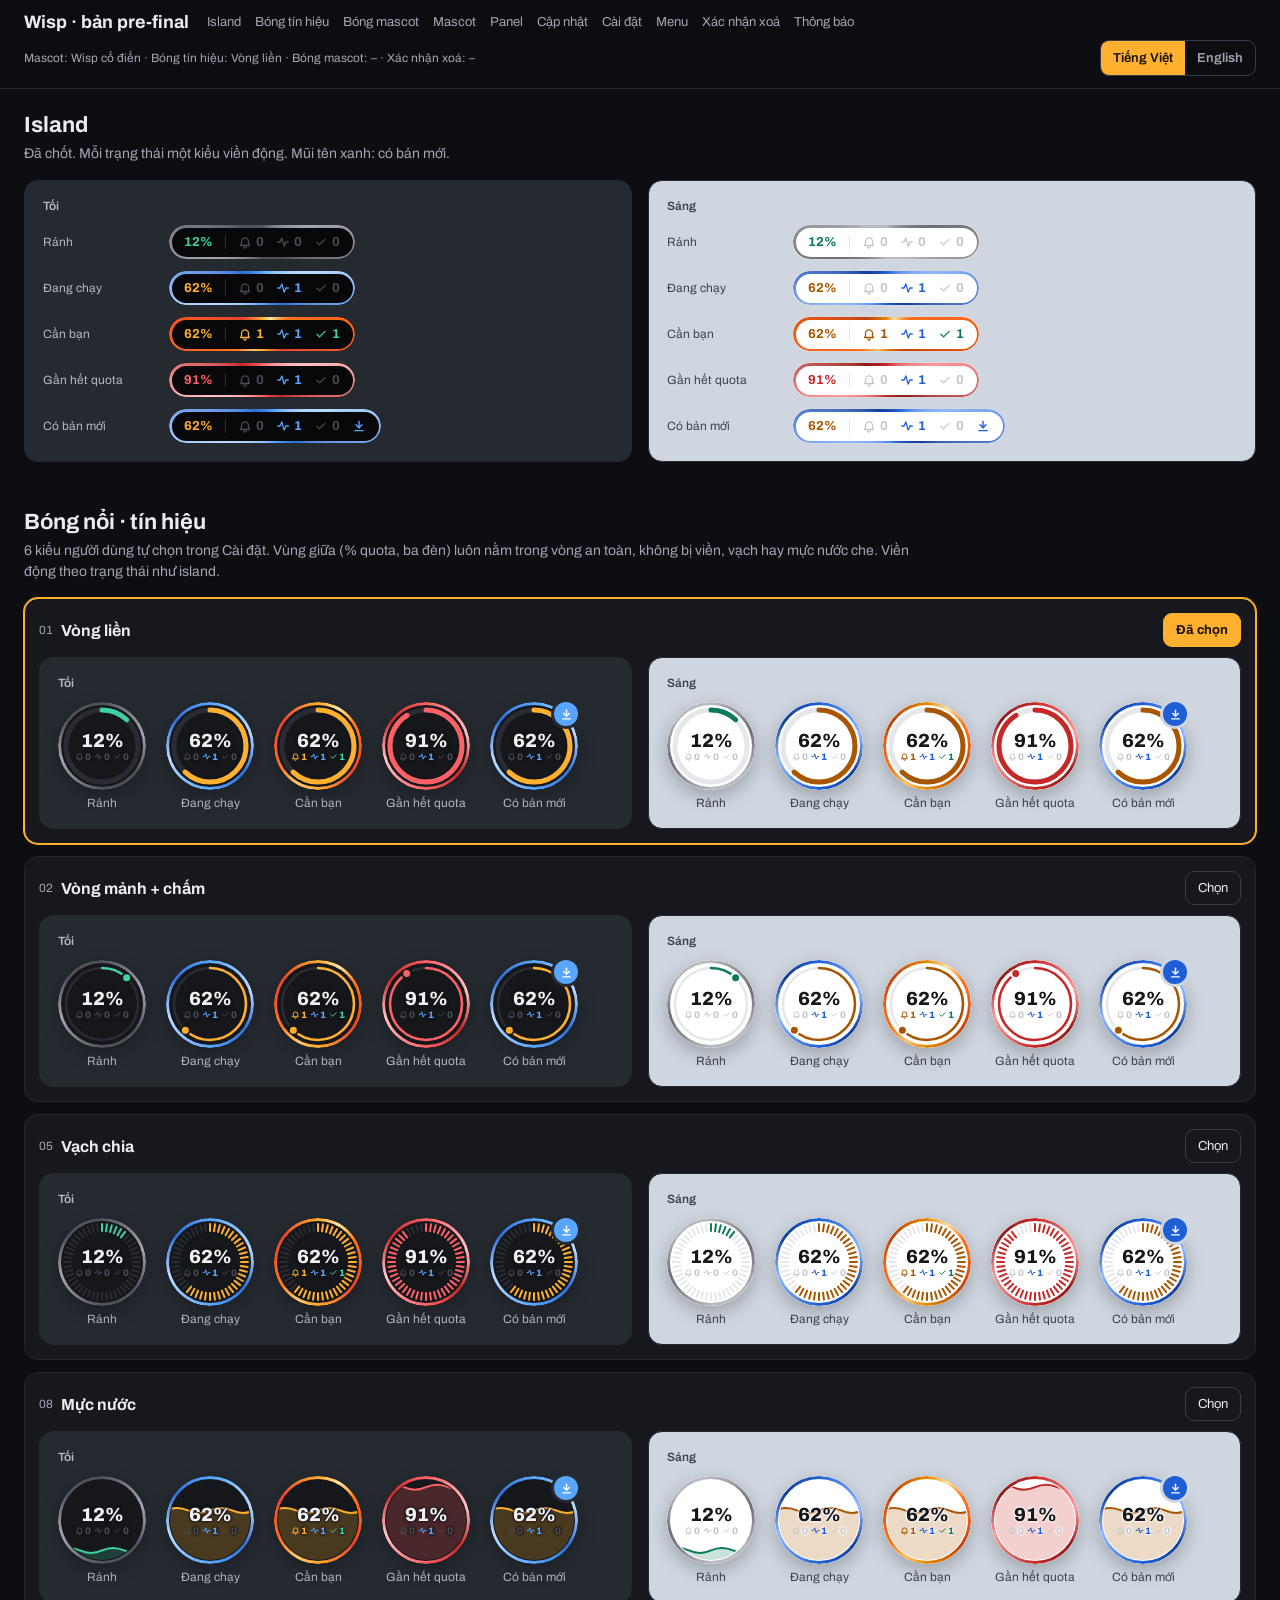
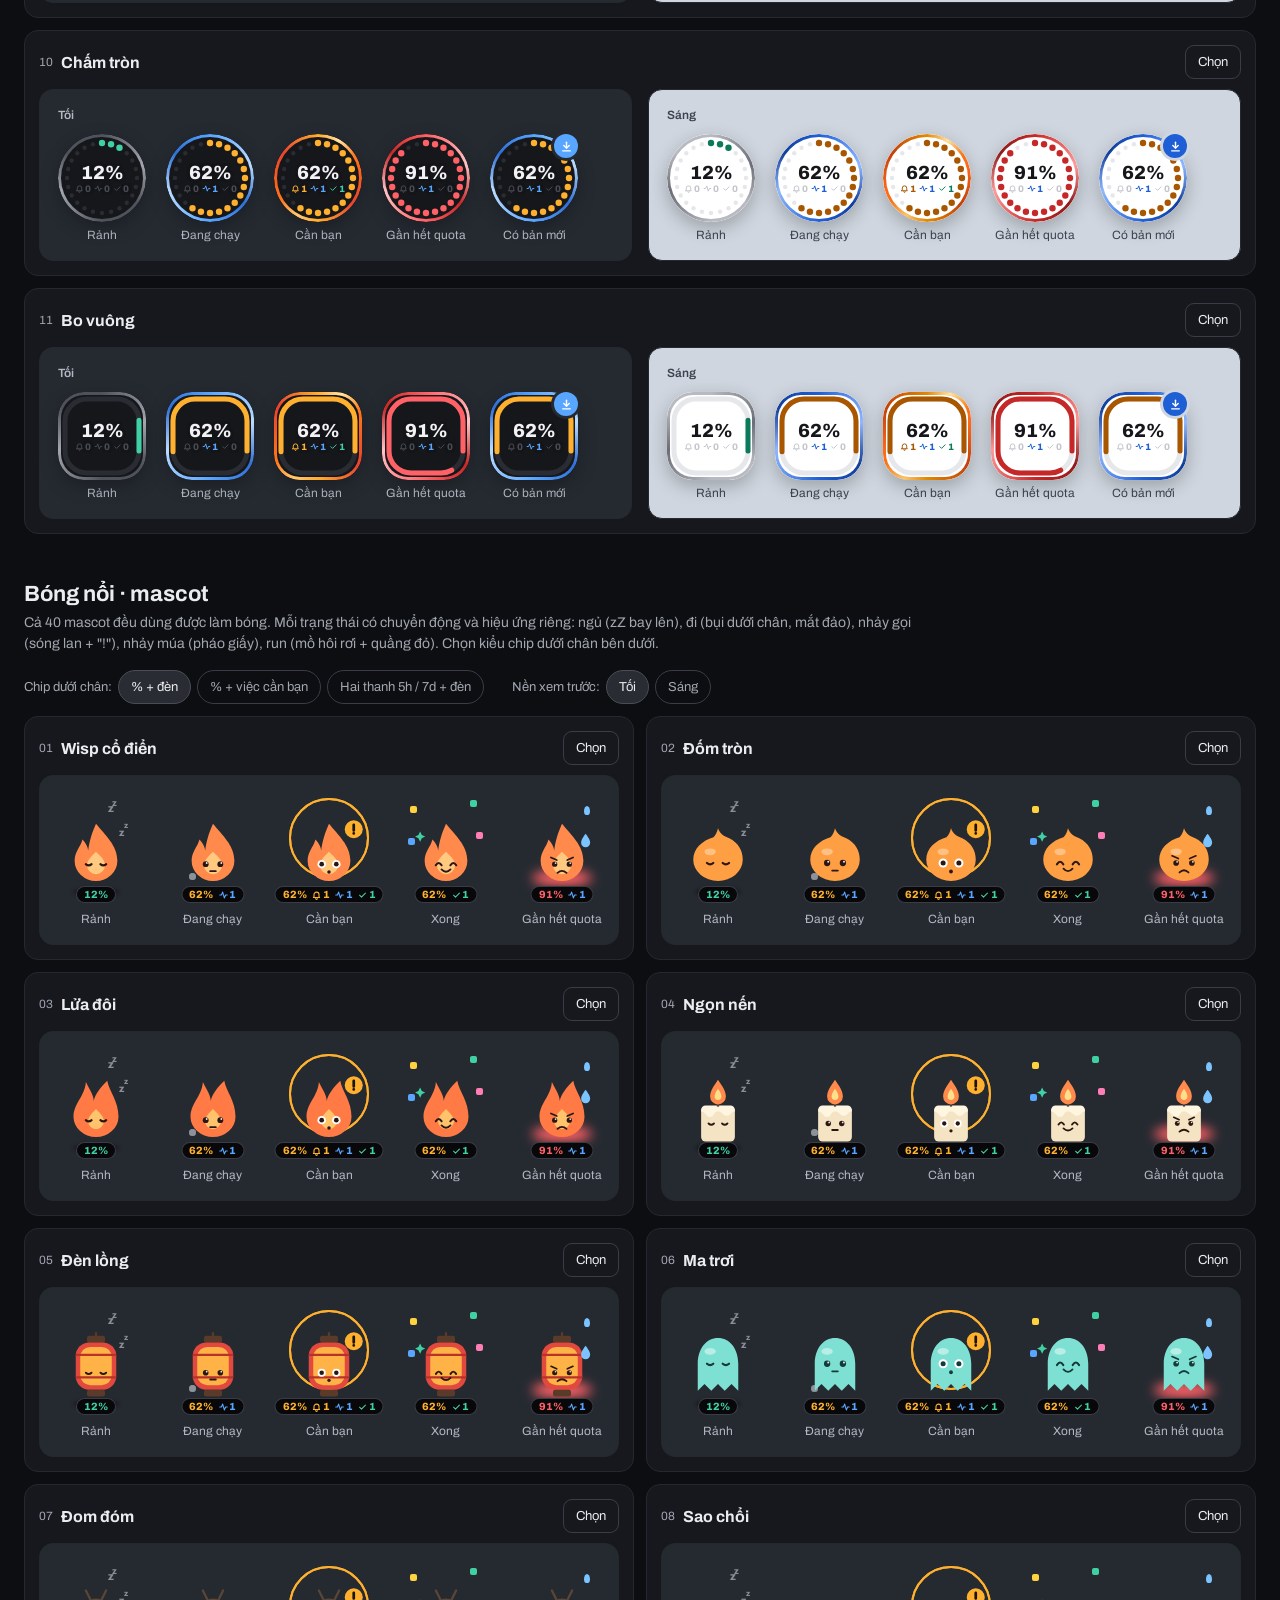
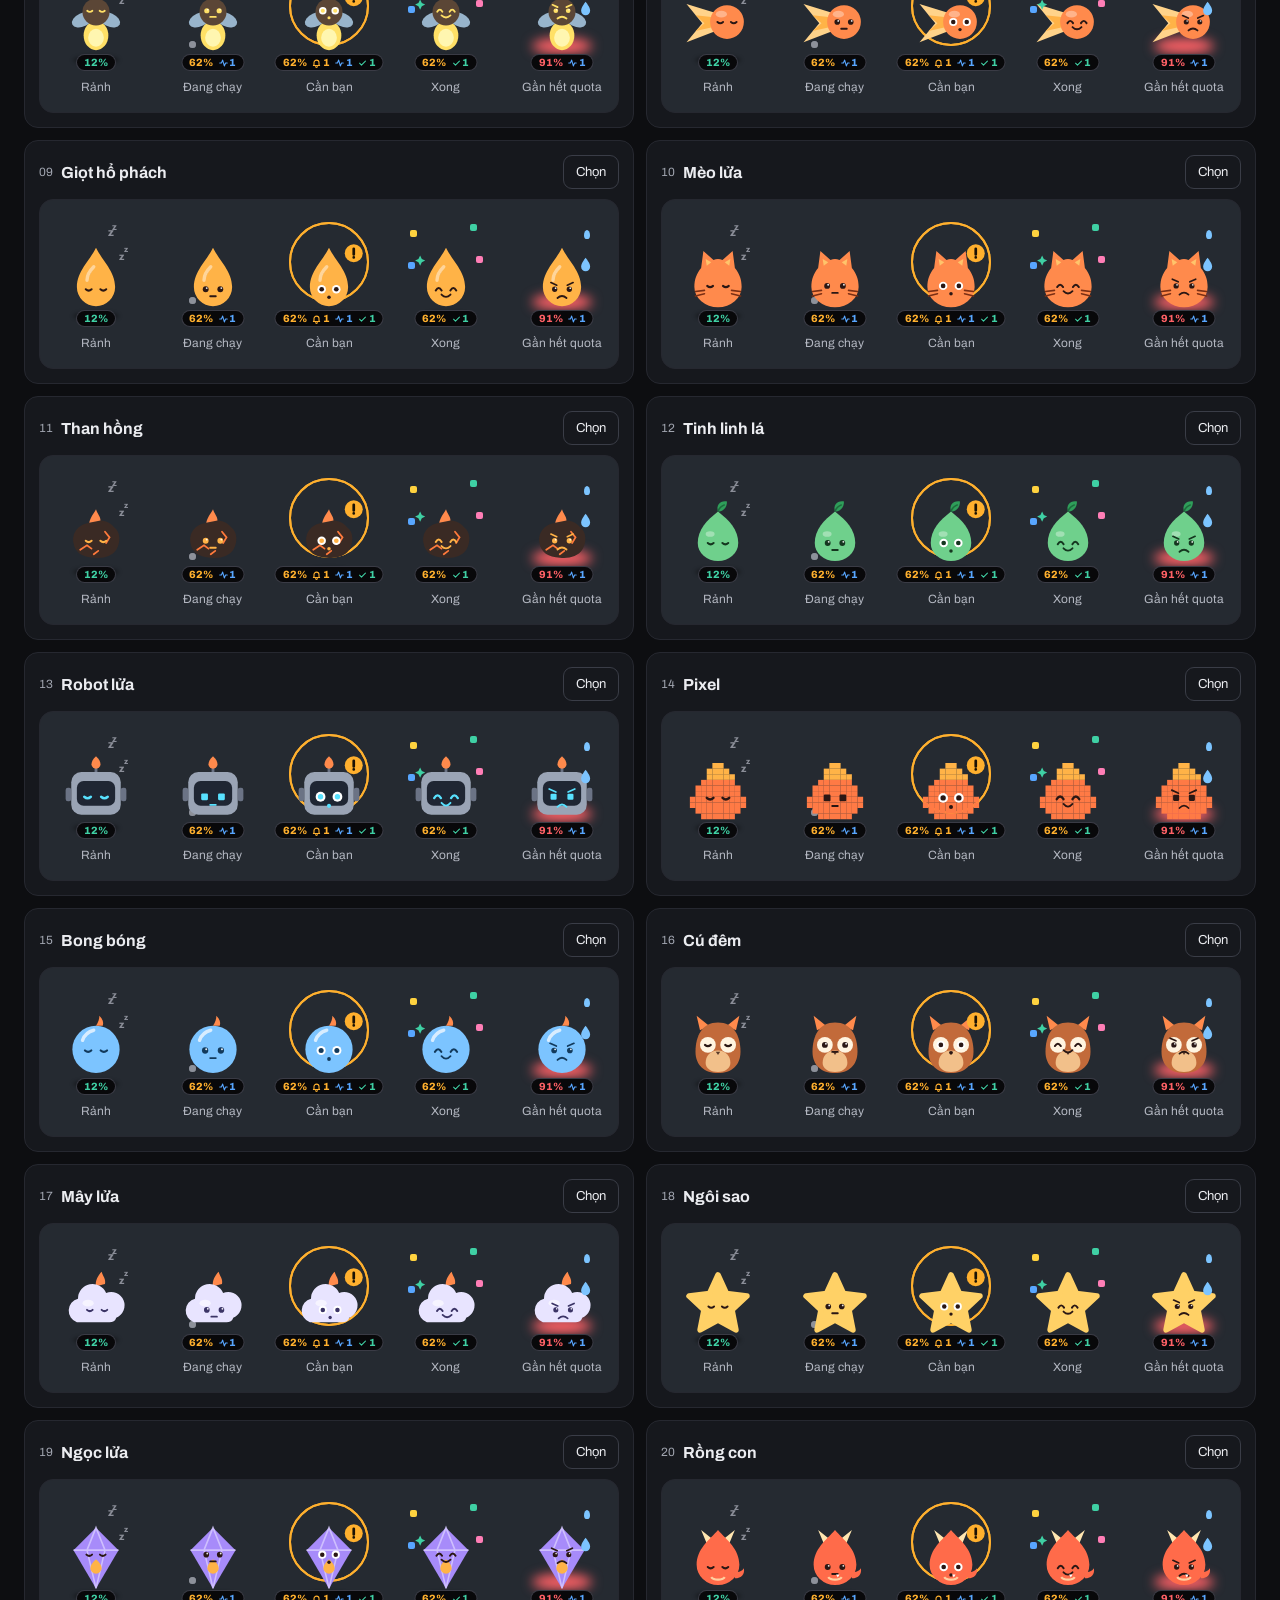
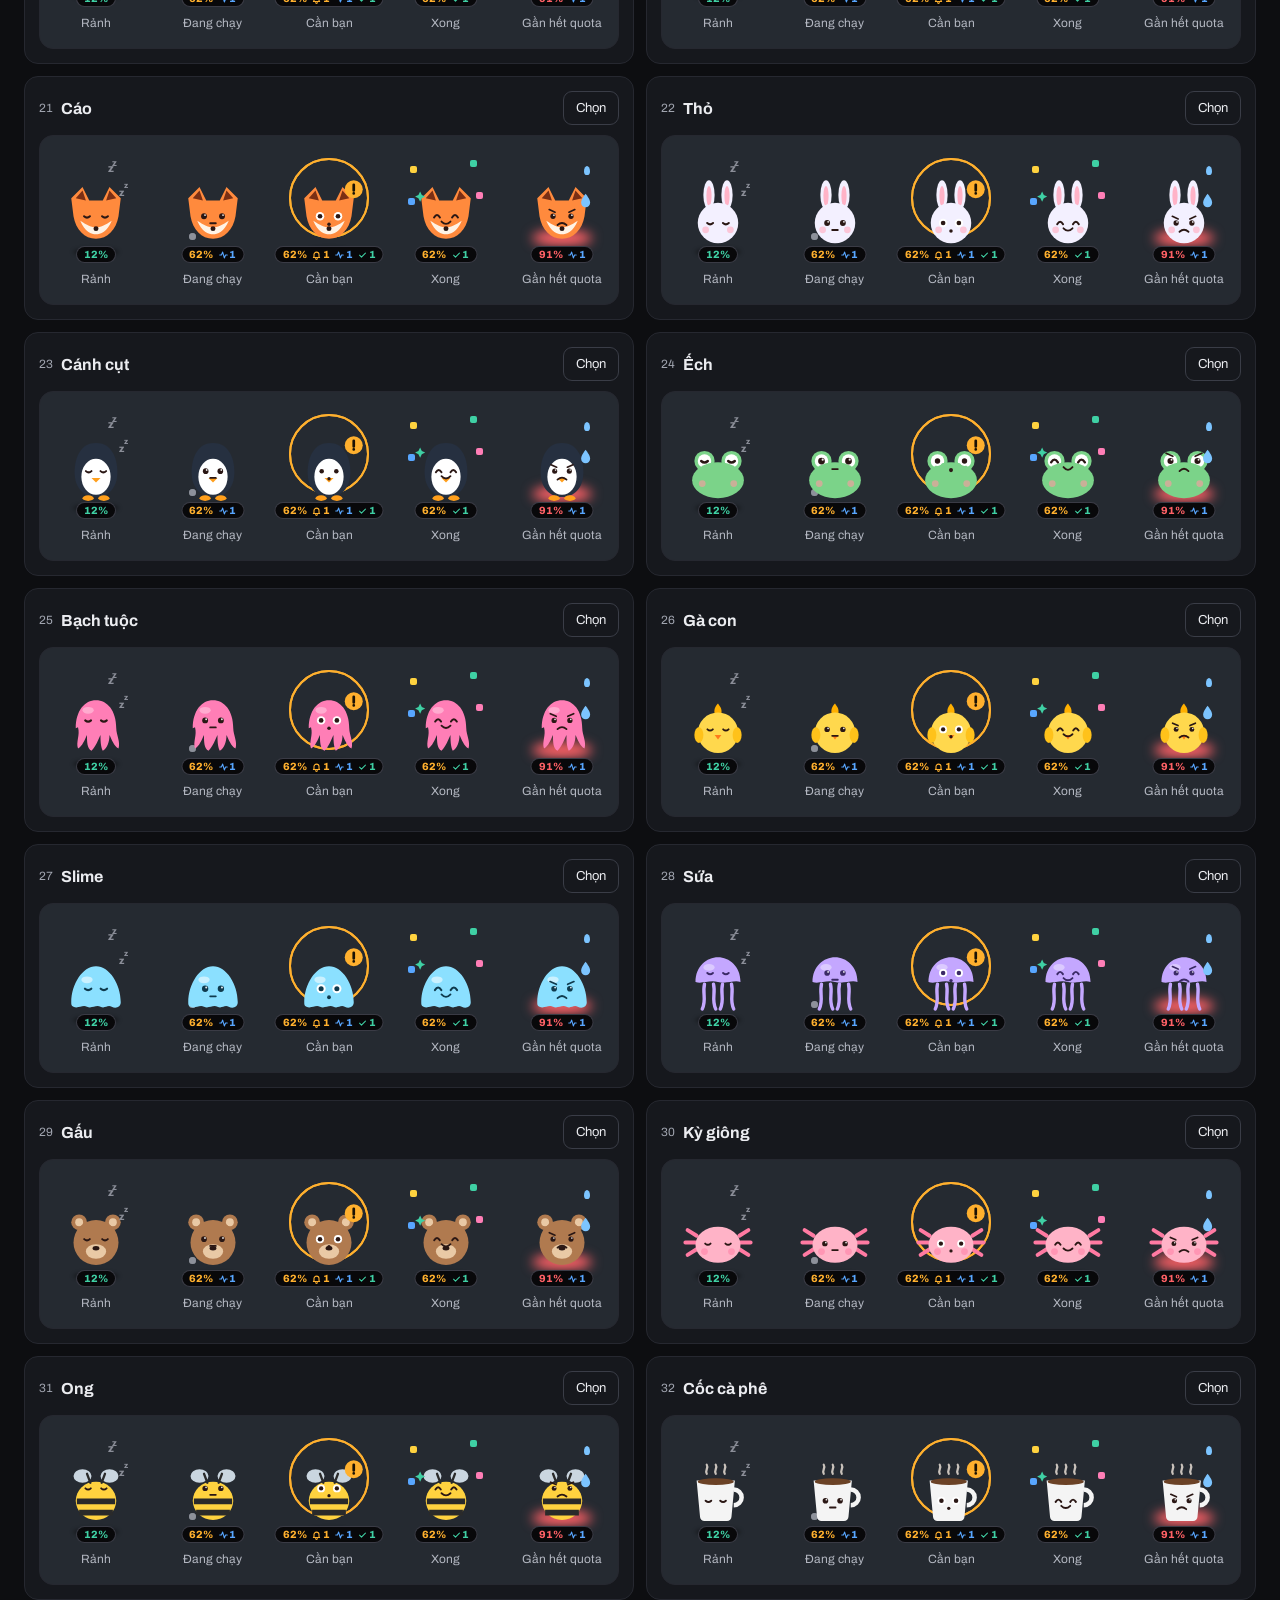
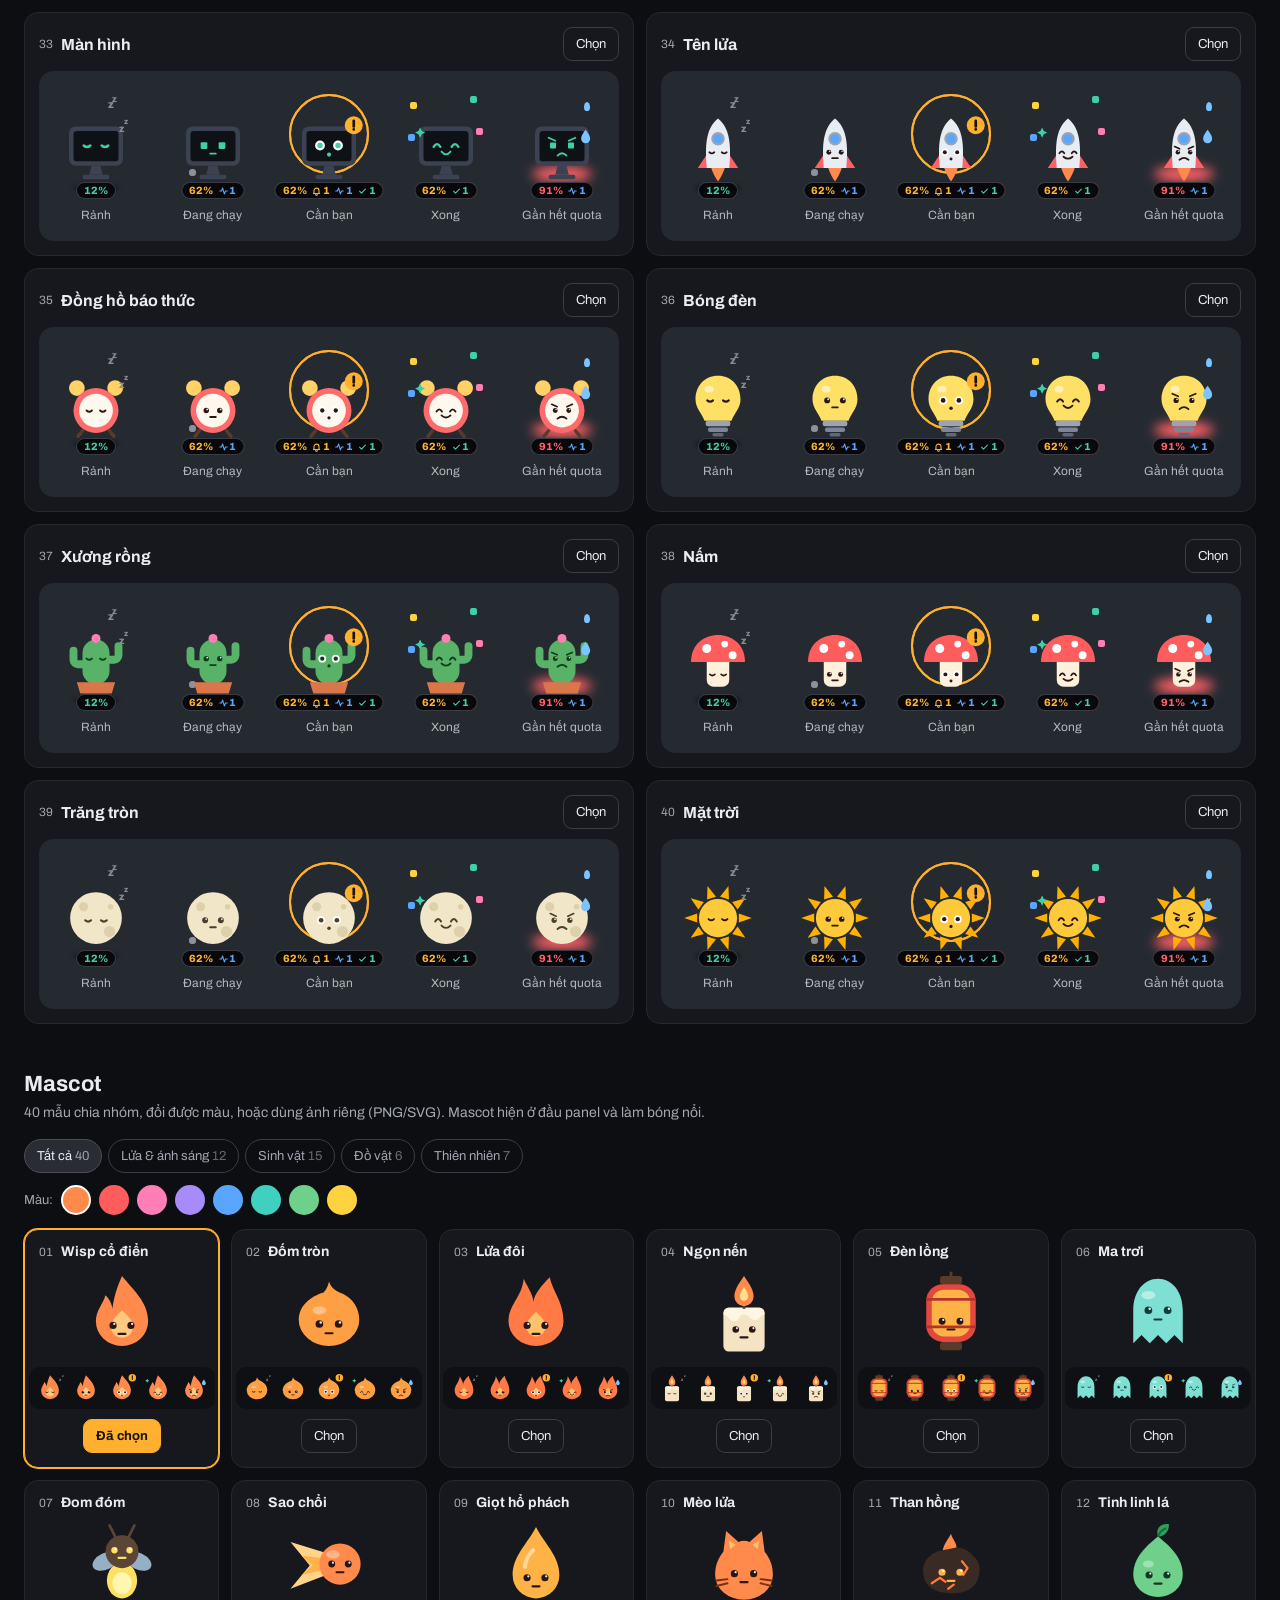
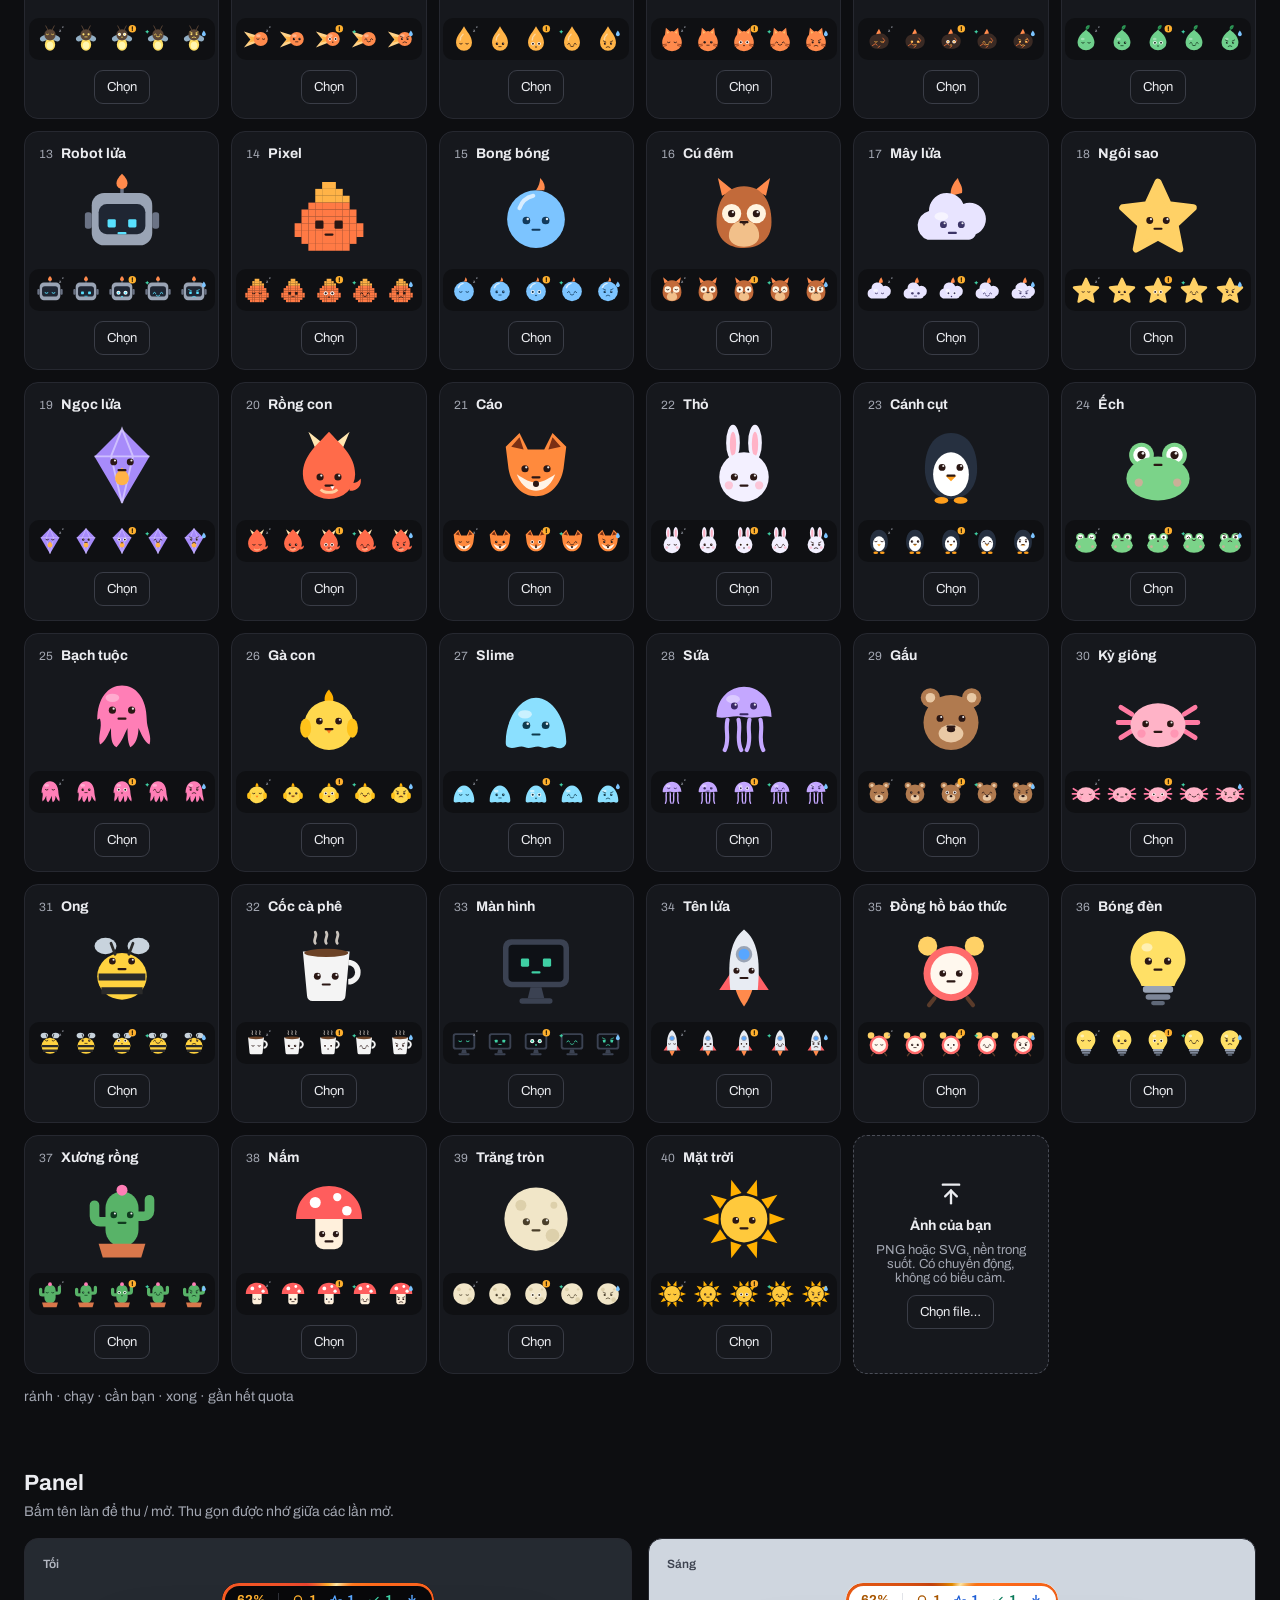
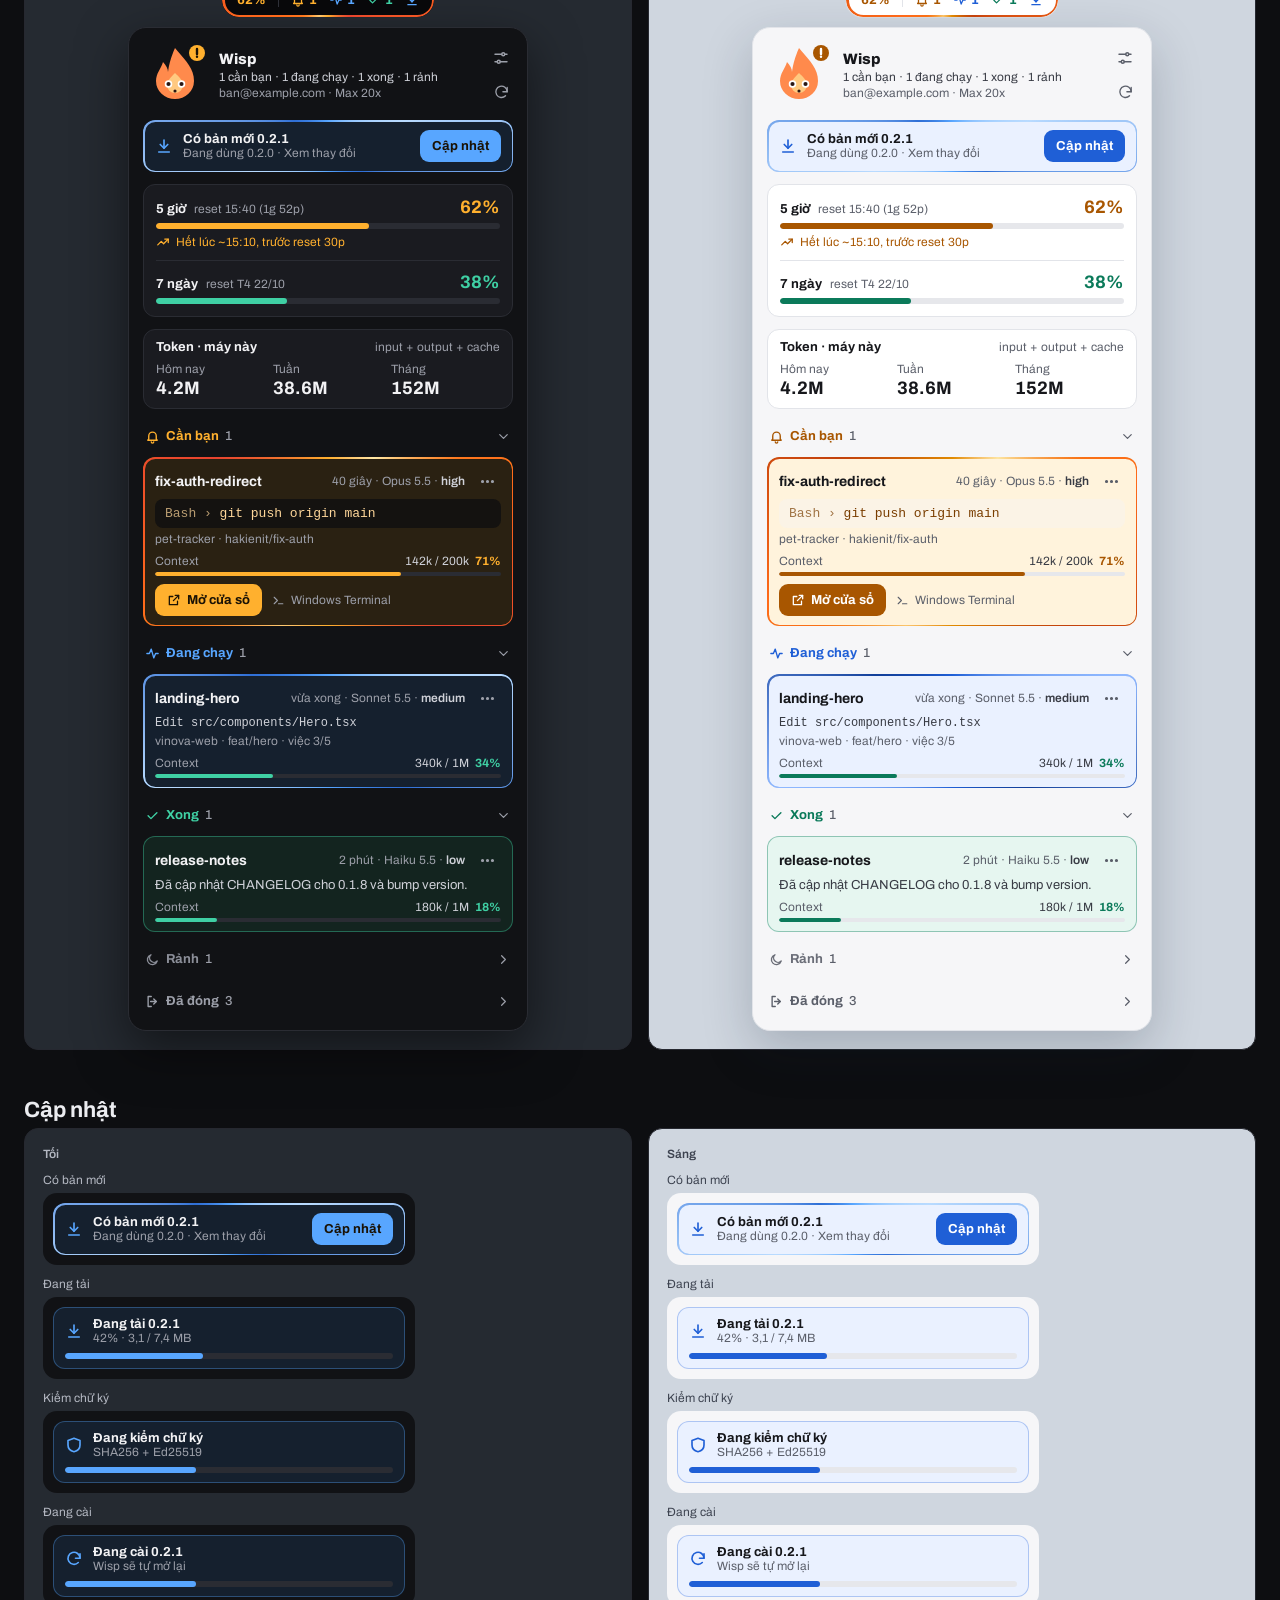
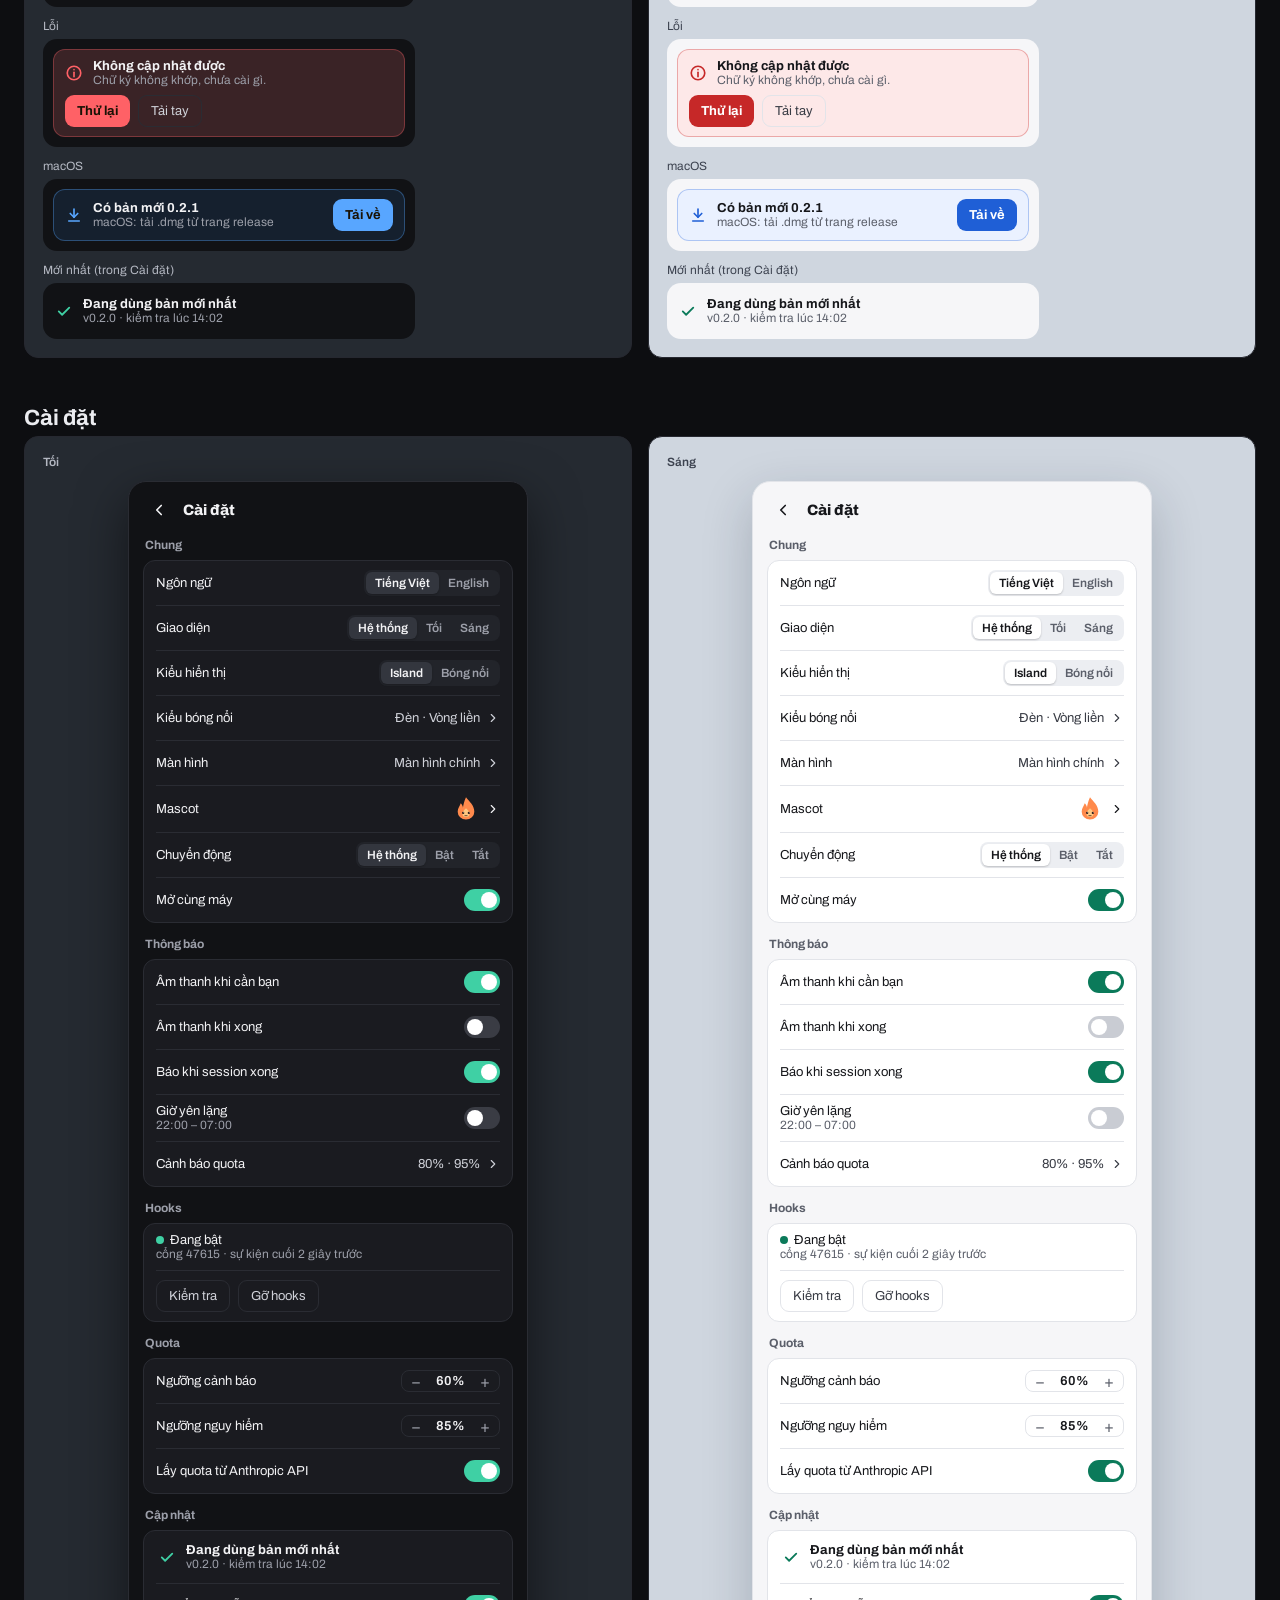
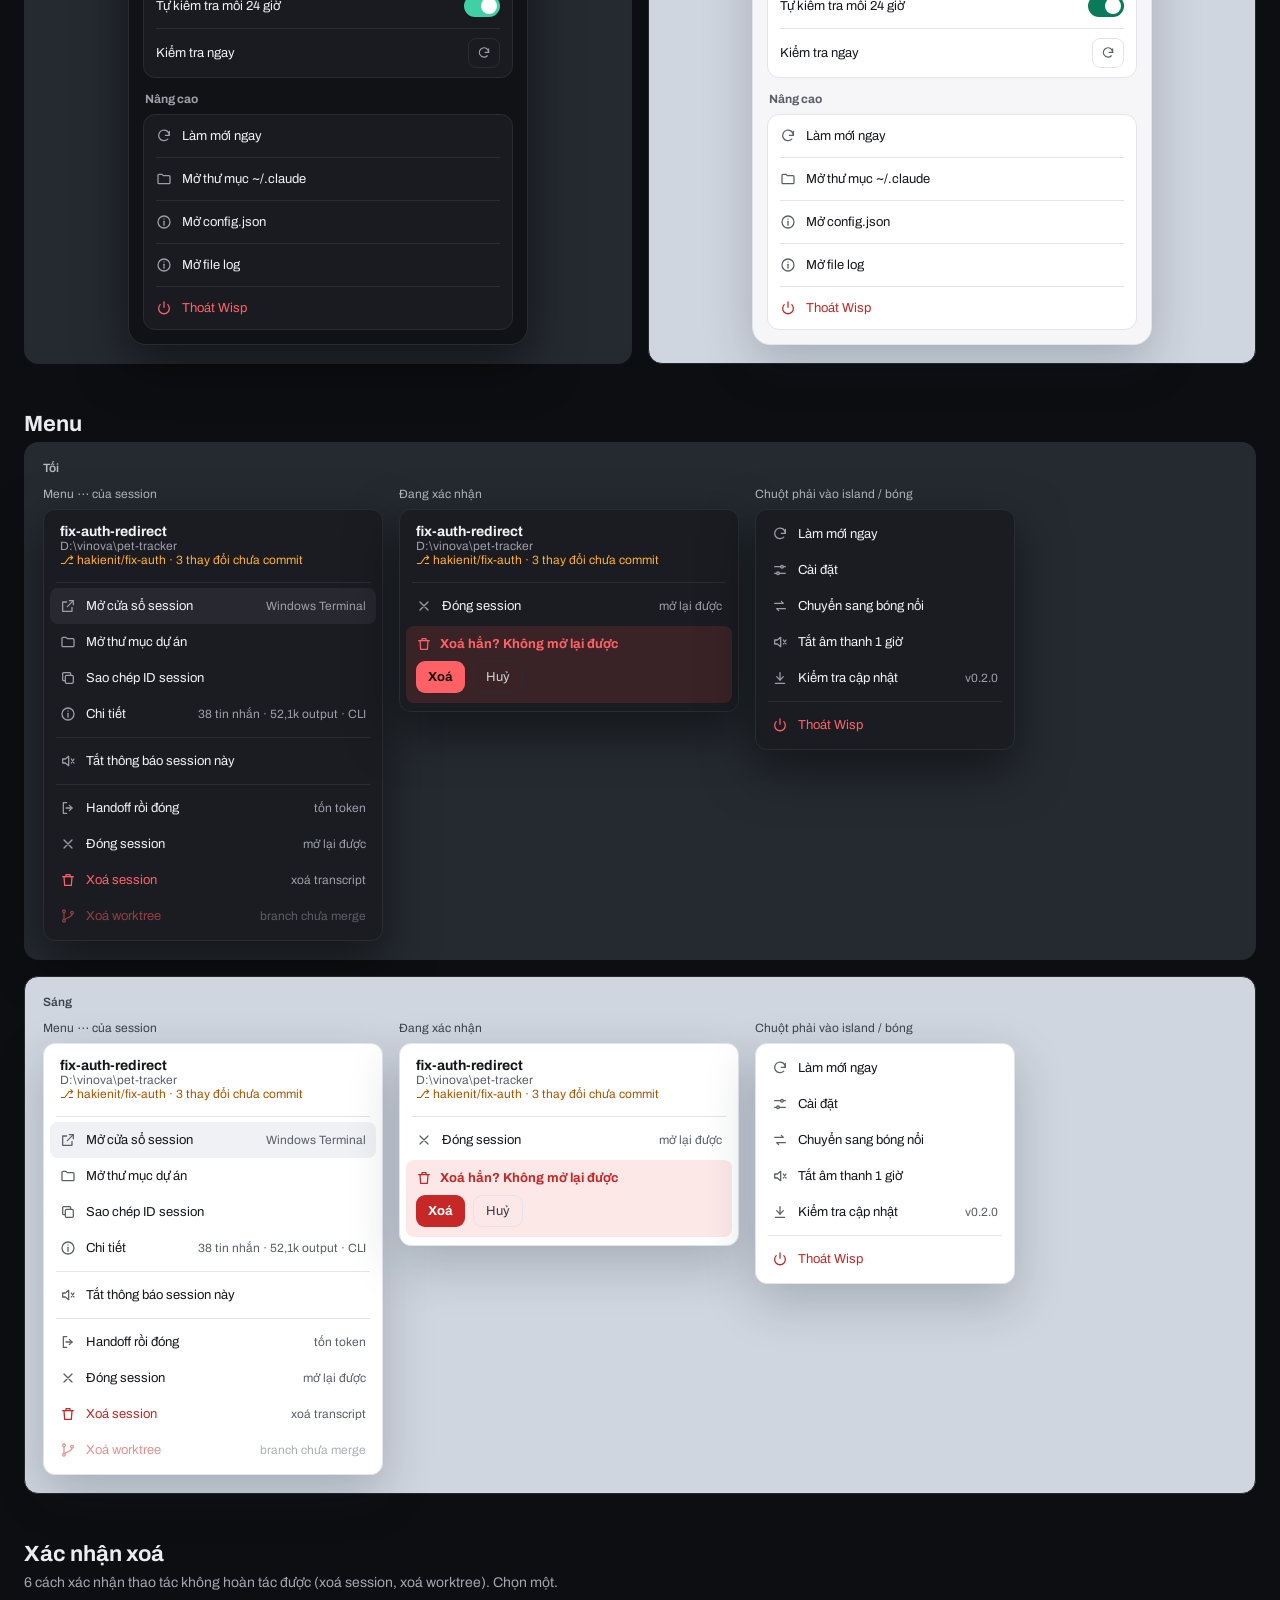
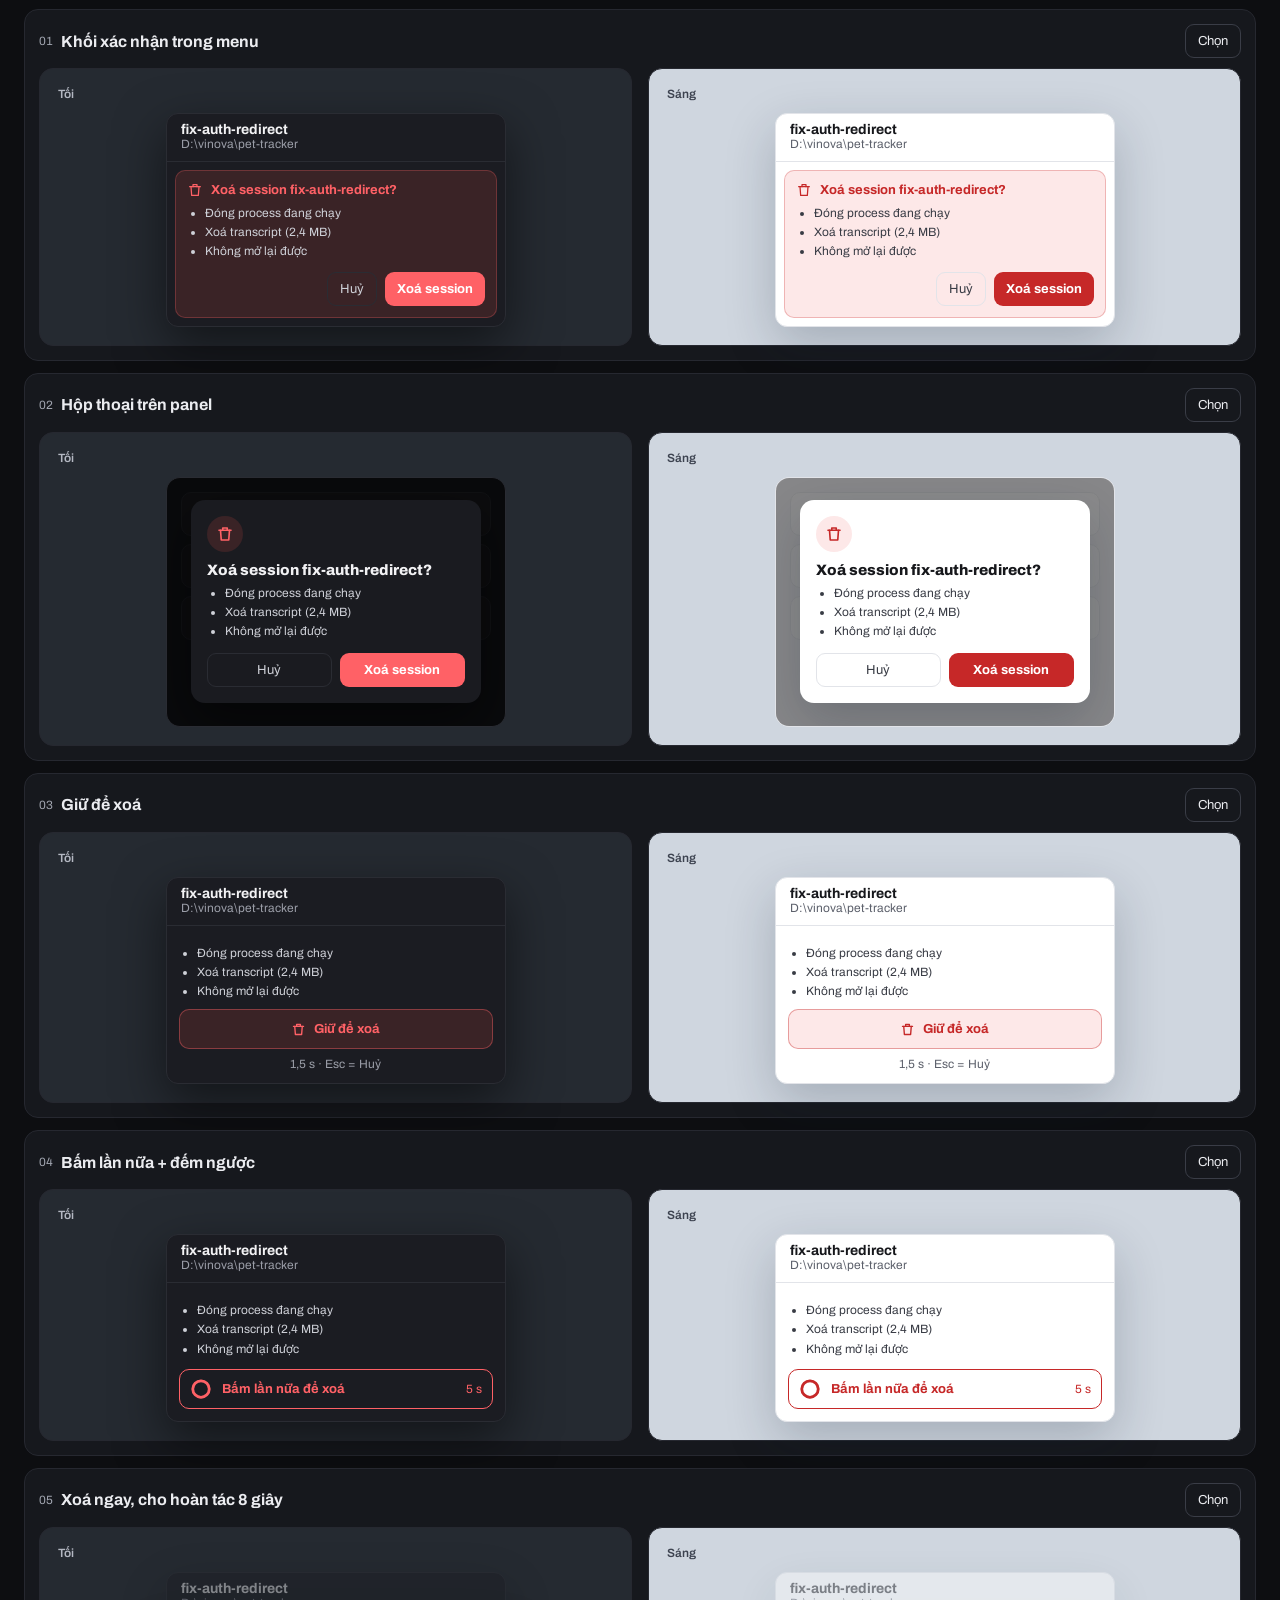
<file: docs/redesign/wisp-prefinal.html>
<!doctype html>
<html lang="vi">
<head>
<meta charset="utf-8">
<meta name="viewport" content="width=device-width, initial-scale=1">
<title>Wisp · bản pre-final</title>
<link rel="preconnect" href="https://fonts.googleapis.com">
<link rel="preconnect" href="https://fonts.gstatic.com" crossorigin>
<link href="https://fonts.googleapis.com/css2?family=Archivo:wght@400;500;600;700;800&display=swap" rel="stylesheet">
<style>
:root{--bg:#0d0e11;--fg:#ebecf0;--mut:#a2a6b1;--line:#262830;--acc:#ffb02e;
  /* thang chữ dùng chung cho mọi màn hình của Wisp */
  --t-meta:12px;--t-body:13px;--t-title:14px;--t-head:15px;--t-num:18px}
*{box-sizing:border-box}
body{margin:0;background:var(--bg);color:var(--fg);font-family:'Archivo',system-ui,sans-serif}
button{font-family:inherit}
header.top{position:sticky;top:0;z-index:50;background:rgba(13,14,17,.95);border-bottom:1px solid var(--line);padding:12px 24px;display:flex;flex-wrap:wrap;gap:8px 18px;align-items:center}
header.top h1{margin:0;font-size:18px;font-weight:700}
header.top nav{display:flex;flex-wrap:wrap;gap:4px 14px}
header.top nav a{color:var(--mut);text-decoration:none;font-size:13px}
header.top nav a:hover{color:var(--fg)}
.lang{display:flex;border:1px solid #3a3d47;border-radius:9px;overflow:hidden;margin-left:auto}
.lang button{font-size:13px;font-weight:600;padding:7px 12px;min-height:34px;border:0;background:transparent;color:var(--mut);cursor:pointer}
.lang button[aria-pressed="true"]{background:var(--acc);color:#1a1205}
button:focus-visible{outline:2px solid var(--acc);outline-offset:2px}
#picked{font-size:12px;color:var(--mut)}
main{padding:24px;display:flex;flex-direction:column;gap:48px;max-width:1380px}
h2{margin:0 0 6px;font-size:22px}
h3{margin:0;font-size:16px}
.lead{margin:0 0 16px;color:var(--mut);font-size:14px;line-height:1.5;max-width:900px}
.duo{display:grid;grid-template-columns:repeat(2,minmax(0,1fr));gap:16px}
@media (max-width:900px){.duo{grid-template-columns:minmax(0,1fr)}}
.stage{border-radius:14px;padding:18px;display:flex;flex-direction:column;gap:12px;border:1px solid var(--line);min-width:0}
.stage.dark{background:#252a31}.stage.light{background:#cfd6df}
.cap{font-size:12px;font-weight:600}
.stage.dark .cap,.stage.dark .lb{color:#b4b8c2}.stage.light .cap,.stage.light .lb{color:#3d4350}
.row{display:flex;flex-wrap:wrap;align-items:center;gap:14px 20px}
.cell{display:flex;flex-direction:column;align-items:center;gap:6px}
.lb{font-size:12px}
.pick{font-size:13px;padding:7px 12px;min-height:34px;border-radius:9px;border:1px solid #3a3d47;background:#16181d;color:var(--fg);cursor:pointer;flex:none}
.pick:hover{border-color:var(--acc)}
.pick[aria-pressed="true"]{background:var(--acc);color:#1a1205;border-color:var(--acc);font-weight:700}
.tabs{display:flex;flex-wrap:wrap;gap:6px;margin-bottom:12px}
.tabs button{font-size:13px;padding:7px 12px;min-height:34px;border-radius:999px;border:1px solid #3a3d47;background:transparent;color:var(--mut);cursor:pointer}
.tabs button[aria-pressed="true"]{background:#2a2c33;color:var(--fg);border-color:#4a4d57}
.hues{display:flex;flex-wrap:wrap;gap:8px;align-items:center;margin-bottom:14px;font-size:13px;color:var(--mut)}
.hues button{width:30px;height:30px;border-radius:50%;border:2px solid transparent;cursor:pointer;padding:0}
.hues button[aria-pressed="true"]{border-color:#fff}
.ell{white-space:nowrap;overflow:hidden;text-overflow:ellipsis;min-width:0}
.mono{font-family:'Cascadia Mono',Consolas,'SF Mono',Menlo,monospace}
.num{font-variant-numeric:tabular-nums}
.grid-m{display:grid;grid-template-columns:repeat(auto-fill,minmax(190px,1fr));gap:12px}
.card{background:#16181d;border:1px solid var(--line);border-radius:14px;padding:14px;display:flex;flex-direction:column;gap:10px}
.card.on{border-color:var(--acc);box-shadow:0 0 0 1px var(--acc)}
.card .hd{display:flex;align-items:center;gap:8px}
.card .nm{font-size:14px;font-weight:700}
.card .no{font-size:12px;color:var(--mut)}
.moods{display:flex;gap:6px;background:#0f1013;border-radius:10px;padding:6px;justify-content:center}
.upload{border:1.5px dashed #4a4d57;align-items:center;justify-content:center;text-align:center;color:var(--mut);font-size:13px}

/* viền động theo trạng thái: dải gradient chạy vòng quanh mép, nằm TRONG mép hình (bản tkinter cũng vậy) */
@property --fa{syntax:'<angle>';inherits:false;initial-value:0deg}
.ab{position:relative;isolation:isolate}
.ab::before,.ab::after{content:"";position:absolute;inset:0;border-radius:inherit;padding:var(--bw,2.5px);pointer-events:none;z-index:2;
  -webkit-mask:linear-gradient(#000 0 0) content-box,linear-gradient(#000 0 0);-webkit-mask-composite:xor;mask-composite:exclude}
.ab::before{background:conic-gradient(from var(--fa),var(--c1),var(--c2) 20%,var(--c3) 35%,var(--c1) 50%,var(--c2) 70%,var(--c3) 85%,var(--c1));animation:fspin var(--sp) linear infinite}
.ab::after{display:none}
.ab-wait{--c1:#ffb02e;--c2:#ff6a1a;--c3:#e8432f;--sp:1.8s}
.ab-wait::after{display:block;background:conic-gradient(from calc(var(--fa) * -1.6),transparent,rgba(255,240,180,.9) 8%,transparent 16%,transparent 50%,rgba(255,220,140,.75) 58%,transparent 66%);animation:fspin 2.6s linear infinite}
.ab-run{--c1:#58a6ff;--c2:#b9dbff;--c3:#2f6fd6;--sp:2.6s}
.ab-done{--c1:#3fd0a4;--c2:#b4f2df;--c3:#1f9e7a;--sp:4.5s}
.ab-idle{--c1:#4f525b;--c2:#a3a6af;--c3:#4f525b;--sp:6s}
.ab-quota{--c1:#ff6166;--c2:#ffc2c4;--c3:#c62828;--sp:2.2s}
.ab-quota::before{animation:fspin var(--sp) linear infinite,pulse 1.2s ease-in-out infinite}
.ab-update{--c1:#58a6ff;--c2:#b9dbff;--c3:#2f6fd6;--sp:3s}
.light .ab-wait{--c1:#e08a00;--c2:#ff6a1a;--c3:#c2410c}
.light .ab-run{--c1:#1f5fd6;--c2:#8fb8ff;--c3:#123f99}
.light .ab-done{--c1:#0b7a5a;--c2:#7fd8b8;--c3:#065c43}
.light .ab-idle{--c1:#b7bac2;--c2:#6b6e78;--c3:#b7bac2}
.light .ab-quota{--c1:#c62828;--c2:#ff9a9a;--c3:#8e1b1b}
@keyframes fspin{to{--fa:360deg}}
@keyframes pulse{0%,100%{opacity:1}50%{opacity:.35}}
@keyframes breathe{0%,100%{opacity:1}50%{opacity:.4}}
.breathe{animation:breathe 1.6s ease-in-out infinite}
/* biểu cảm mascot trong panel */
@keyframes m-breathe{0%,100%{transform:scale(1,1)}50%{transform:scale(1.03,.97)}}
@keyframes m-flick{0%,100%{transform:scale(1)}35%{transform:scale(1.05,.96)}70%{transform:scale(.96,1.05)}}
@keyframes m-bounce{0%,100%{transform:translateY(0)}30%{transform:translateY(-6%)}55%{transform:translateY(0)}70%{transform:translateY(-2%)}}
@keyframes m-hop{0%,70%,100%{transform:translateY(0) rotate(0)}80%{transform:translateY(-8%) rotate(-4deg)}90%{transform:translateY(0) rotate(3deg)}}
@keyframes m-shake{0%,100%{transform:translateX(0)}25%{transform:translateX(-2%)}75%{transform:translateX(2%)}}
.m-idle{animation:m-breathe 3.2s ease-in-out infinite;transform-origin:50% 90%}
.m-run{animation:m-flick 1.4s ease-in-out infinite;transform-origin:50% 90%}
.m-wait{animation:m-bounce .9s ease-in-out infinite;transform-origin:50% 90%}
.m-done{animation:m-hop 2.4s ease-in-out infinite;transform-origin:50% 90%}
.m-quota{animation:m-shake .18s linear infinite}
/* bóng nổi dạng mascot: di chuyển, nhảy múa theo trạng thái; bóng đổ co giãn theo cú nhảy */
@keyframes b-sway{0%,100%{transform:rotate(-3deg)}50%{transform:rotate(3deg)}}
@keyframes b-walk{0%,100%{transform:translate(-4px,0) rotate(-4deg)}25%{transform:translate(0,-6px)}50%{transform:translate(4px,0) rotate(4deg)}75%{transform:translate(0,-6px)}}
@keyframes b-jump{0%,100%{transform:translateY(0) scale(1.06,.94)}15%{transform:translateY(0) scale(.95,1.06)}45%{transform:translateY(-22px) scale(1,1)}75%{transform:translateY(0) scale(1.08,.92)}}
@keyframes b-dance{0%,100%{transform:rotate(0) translateY(0)}20%{transform:rotate(-12deg) translateY(-8px)}40%{transform:rotate(0) translateY(0)}60%{transform:rotate(12deg) translateY(-8px)}80%{transform:rotate(0) translateY(0)}}
@keyframes b-tremble{0%,100%{transform:translateX(0)}25%{transform:translateX(-2px) rotate(-1deg)}75%{transform:translateX(2px) rotate(1deg)}}
@keyframes sh-jump{0%,100%{transform:scaleX(1);opacity:.45}45%{transform:scaleX(.55);opacity:.18}}
@keyframes sh-walk{0%,50%,100%{transform:scaleX(1)}25%,75%{transform:scaleX(.8)}}
.b-idle{animation:b-sway 3.6s ease-in-out infinite;transform-origin:50% 100%}
.b-run{animation:b-walk .9s ease-in-out infinite;transform-origin:50% 100%}
.b-wait{animation:b-jump .8s cubic-bezier(.3,.7,.4,1) infinite;transform-origin:50% 100%}
.b-done{animation:b-dance 1.3s ease-in-out infinite;transform-origin:50% 100%}
.b-quota{animation:b-tremble .16s linear infinite;transform-origin:50% 100%}
.sh-wait{animation:sh-jump .8s cubic-bezier(.3,.7,.4,1) infinite}
.sh-run{animation:sh-walk .9s ease-in-out infinite}
.sh-done{animation:sh-walk 1.3s ease-in-out infinite}
/* hiệu ứng phụ quanh bóng mascot */
@keyframes fx-z{0%{transform:translate(0,0) scale(.7);opacity:0}20%{opacity:1}100%{transform:translate(10px,-26px) scale(1.1);opacity:0}}
@keyframes fx-dust{0%{transform:translate(0,0) scale(.6);opacity:.7}100%{transform:translate(-14px,-4px) scale(1.4);opacity:0}}
@keyframes fx-wave{0%{transform:scale(.6);opacity:.7}100%{transform:scale(1.5);opacity:0}}
@keyframes fx-pop{0%,100%{transform:scale(0);opacity:0}30%{transform:scale(1.1);opacity:1}70%{transform:scale(.9) translateY(-6px);opacity:.8}}
@keyframes fx-drip{0%{transform:translateY(0);opacity:0}15%{opacity:1}100%{transform:translateY(22px);opacity:0}}
@keyframes fx-glow{0%,100%{opacity:.25;transform:scaleX(1)}50%{opacity:.6;transform:scaleX(1.15)}}
@keyframes look{0%,40%,100%{transform:translateX(0)}50%,70%{transform:translateX(1.6px)}80%,90%{transform:translateX(-1.6px)}}
@keyframes blink{0%,92%,100%{transform:scaleY(1)}95%{transform:scaleY(.1)}}
.fx{position:absolute;pointer-events:none}
.fx-z{animation:fx-z 2.4s ease-out infinite;font-weight:800}
.fx-dust{animation:fx-dust .9s ease-out infinite}
.fx-wave{animation:fx-wave 1.2s ease-out infinite;border-radius:50%}
.fx-pop{animation:fx-pop 1.3s ease-in-out infinite}
.fx-drip{animation:fx-drip 1.1s ease-in infinite}
.fx-glow{animation:fx-glow 1s ease-in-out infinite}
.look-run{animation:look 3s ease-in-out infinite}
.blink{animation:blink 4s linear infinite;transform-origin:50% 45%;transform-box:fill-box}
/* xác nhận xoá: giữ để xoá, đếm ngược */
@keyframes holdfill{0%{width:0}80%,100%{width:100%}}
.holdfill{animation:holdfill 2.2s ease-in infinite}
@keyframes countdown{from{stroke-dashoffset:0}to{stroke-dashoffset:100}}
.countdown{animation:countdown 5s linear infinite}
@keyframes slidehint{0%,100%{transform:translateX(0)}50%{transform:translateX(150px)}}
.slidehint{animation:slidehint 2.4s ease-in-out infinite}
@keyframes indet{0%{transform:translateX(-100%)}100%{transform:translateX(250%)}}
.indet{animation:indet 1.2s ease-in-out infinite}
@keyframes comet{to{stroke-dashoffset:-100}}
.comet{animation:comet var(--sp,2.4s) linear infinite}
@media (prefers-reduced-motion: reduce){.ab::before,.ab::after,.breathe,.m-idle,.m-run,.m-wait,.m-done,.m-quota,.indet,.comet,
  .b-idle,.b-run,.b-wait,.b-done,.b-quota,.sh-wait,.sh-run,.sh-done,.fx,.look-run,.blink,.holdfill,.countdown,.slidehint{animation:none}}
.sw{width:36px;height:22px;border-radius:11px;position:relative;flex:none}
.sw i{position:absolute;top:3px;width:16px;height:16px;border-radius:50%;background:#fff}
.lane-h{display:flex;align-items:center;gap:6px;font-size:var(--t-body);font-weight:700;border:0;background:transparent;padding:4px 2px;min-height:30px;cursor:pointer;width:100%;text-align:left}
footer{padding:0 24px 40px;color:var(--mut);font-size:13px;line-height:1.6;max-width:900px}
</style>
</head>
<body>
<header class="top">
  <h1 id="h1"></h1>
  <nav id="nav"></nav>
  <span id="picked" aria-live="polite"></span>
  <div class="lang" role="group" aria-label="Language"><button data-l="vi">Tiếng Việt</button><button data-l="en">English</button></div>
</header>
<main id="main"></main>
<footer id="foot"></footer>
<script>
// ================================================================ chữ (VI / EN): ngắn, nói đúng việc
const STR = {
  vi: {
    title: 'Wisp · bản pre-final', nav: ['Island', 'Bóng tín hiệu', 'Bóng mascot', 'Mascot', 'Panel', 'Cập nhật', 'Cài đặt', 'Menu', 'Xác nhận xoá', 'Thông báo'],
    dark: 'Tối', light: 'Sáng', pick: 'Chọn', picked: 'Đã chọn',
    st: { idle: 'Rảnh', run: 'Đang chạy', wait: 'Cần bạn', done: 'Xong', quota: 'Gần hết quota' },
    sIsland: 'Island', lIsland: 'Đã chốt. Mỗi trạng thái một kiểu viền động. Mũi tên xanh: có bản mới.', updLamp: 'Có bản mới',
    sBubble: 'Bóng nổi · tín hiệu', lBubble: '6 kiểu người dùng tự chọn trong Cài đặt. Vùng giữa (% quota, ba đèn) luôn nằm trong vòng an toàn, không bị viền, vạch hay mực nước che. Viền động theo trạng thái như island.',
    sMb: 'Bóng nổi · mascot', lMb: 'Cả 40 mascot đều dùng được làm bóng. Mỗi trạng thái có chuyển động và hiệu ứng riêng: ngủ (zZ bay lên), đi (bụi dưới chân, mắt đảo), nhảy gọi (sóng lan + "!"), nhảy múa (pháo giấy), run (mồ hôi rơi + quầng đỏ). Chọn kiểu chip dưới chân bên dưới.', chipLbl: 'Chip dưới chân', chips: ['% + đèn', '% + việc cần bạn', 'Hai thanh 5h / 7d + đèn'], themeLbl: 'Nền xem trước',
    sMascot: 'Mascot', lMascot: '40 mẫu chia nhóm, đổi được màu, hoặc dùng ảnh riêng (PNG/SVG). Mascot hiện ở đầu panel và làm bóng nổi.',
    cats: { all: 'Tất cả', fire: 'Lửa & ánh sáng', crit: 'Sinh vật', thing: 'Đồ vật', nature: 'Thiên nhiên' }, hue: 'Màu', hueNames: ['Gốc', 'Đỏ', 'Hồng', 'Tím', 'Lam', 'Ngọc', 'Lục', 'Vàng'],
    upload: ['Ảnh của bạn', 'PNG hoặc SVG, nền trong suốt. Có chuyển động, không có biểu cảm.', 'Chọn file…'],
    moods: ['rảnh', 'chạy', 'cần bạn', 'xong', 'gần hết quota'],
    sConfirm: 'Xác nhận xoá', lConfirm: '6 cách xác nhận thao tác không hoàn tác được (xoá session, xoá worktree). Chọn một.', cf: { title: 'Xoá session fix-auth-redirect?', lines: ['Đóng process đang chạy', 'Xoá transcript (2,4 MB)', 'Không mở lại được'], cancel: 'Huỷ', del: 'Xoá session', hold: 'Giữ để xoá', again: 'Bấm lần nữa để xoá', undoMsg: 'Đã xoá fix-auth-redirect', undo: 'Hoàn tác', undoSub: 'xoá hẳn sau 8 giây', slide: 'Trượt để xoá' }, cfNames: ['Khối xác nhận trong menu', 'Hộp thoại trên panel', 'Giữ để xoá', 'Bấm lần nữa + đếm ngược', 'Xoá ngay, cho hoàn tác 8 giây', 'Trượt để xoá'],
    sPanel: 'Panel', lPanel: 'Bấm tên làn để thu / mở. Thu gọn được nhớ giữa các lần mở.',
    count: (w, r, d, i) => `${w} cần bạn · ${r} đang chạy · ${d} xong · ${i} rảnh`,
    q5: '5 giờ', q7: '7 ngày', reset5: 'reset 15:40 (1g 52p)', reset7: 'reset T4 22/10', fc: 'Hết lúc ~15:10, trước reset 30p',
    local: 'Token · máy này', localNote: 'input + output + cache', today: 'Hôm nay', week: 'Tuần', month: 'Tháng',
    lane: { wait: 'Cần bạn', run: 'Đang chạy', done: 'Xong', idle: 'Rảnh', closed: 'Đã đóng' },
    ctx: 'Context', open: 'Mở cửa sổ', agoNow: 'vừa xong', ago40: '40 giây', ago2: '2 phút', ago25: '25 phút', task: 'việc 3/5',
    doneMsg: 'Đã cập nhật CHANGELOG cho 0.1.8 và bump version.',
    upd: {
      avail: ['Có bản mới 0.2.1', 'Đang dùng 0.2.0 · Xem thay đổi', 'Cập nhật'], dl: ['Đang tải 0.2.1', '42% · 3,1 / 7,4 MB'],
      verify: ['Đang kiểm chữ ký', 'SHA256 + Ed25519'], install: ['Đang cài 0.2.1', 'Wisp sẽ tự mở lại'],
      err: ['Không cập nhật được', 'Chữ ký không khớp, chưa cài gì.', 'Thử lại', 'Tải tay'], mac: ['Có bản mới 0.2.1', 'macOS: tải .dmg từ trang release', 'Tải về'],
      latest: ['Đang dùng bản mới nhất', 'v0.2.0 · kiểm tra lúc 14:02'],
    },
    updLabels: ['Có bản mới', 'Đang tải', 'Kiểm chữ ký', 'Đang cài', 'Lỗi', 'macOS', 'Mới nhất (trong Cài đặt)'],
    set: {
      title: 'Cài đặt', general: 'Chung', lang: 'Ngôn ngữ', theme: 'Giao diện', themeOpts: ['Hệ thống', 'Tối', 'Sáng'], mode: 'Kiểu hiển thị', modeOpts: ['Island', 'Bóng nổi'],
      bubble: 'Kiểu bóng nổi', screen: 'Màn hình', screenVal: 'Màn hình chính', mascot: 'Mascot', motion: 'Chuyển động', motionOpts: ['Hệ thống', 'Bật', 'Tắt'], startup: 'Mở cùng máy',
      notif: 'Thông báo', sWait: 'Âm thanh khi cần bạn', sDone: 'Âm thanh khi xong', nDone: 'Báo khi session xong', quiet: 'Giờ yên lặng', quietVal: '22:00 – 07:00', qAlert: 'Cảnh báo quota',
      hooks: 'Hooks', hooksOn: 'Đang bật', hooksSub: 'cổng 47615 · sự kiện cuối 2 giây trước', hooksBtn: 'Gỡ hooks', hooksTest: 'Kiểm tra',
      quota: 'Quota', warn: 'Ngưỡng cảnh báo', danger: 'Ngưỡng nguy hiểm', api: 'Lấy quota từ Anthropic API',
      update: 'Cập nhật', autoUpd: 'Tự kiểm tra mỗi 24 giờ', checkNow: 'Kiểm tra ngay',
      adv: 'Nâng cao', openClaude: 'Mở thư mục ~/.claude', openCfg: 'Mở config.json', openLog: 'Mở file log', refresh: 'Làm mới ngay', quit: 'Thoát Wisp',
    },
    menu: {
      open: 'Mở cửa sổ session', openSub: 'Windows Terminal', folder: 'Mở thư mục dự án', copy: 'Sao chép ID session', details: 'Chi tiết',
      detailsSub: '38 tin nhắn · 52,1k output · CLI', mute: 'Tắt thông báo session này', handoff: 'Handoff rồi đóng', handoffSub: 'tốn token',
      close: 'Đóng session', closeSub: 'mở lại được', del: 'Xoá session', delSub: 'xoá transcript', wt: 'Xoá worktree', wtSub: 'branch chưa merge',
      confirm: 'Xoá hẳn? Không mở lại được', yes: 'Xoá', no: 'Huỷ', dirty: '3 thay đổi chưa commit',
      isl: ['Làm mới ngay', 'Cài đặt', 'Chuyển sang bóng nổi', 'Tắt âm thanh 1 giờ', 'Kiểm tra cập nhật', 'Thoát Wisp'],
      menuCaps: ['Menu ⋯ của session', 'Đang xác nhận', 'Chuột phải vào island / bóng'],
    },
    toast: [['fix-auth-redirect cần duyệt', 'Bash: git push origin main'], ['release-notes đã xong', 'Đã cập nhật CHANGELOG cho 0.1.8 và bump version.'], ['Quota 5 giờ gần hết', 'Hết lúc ~15:10, trước reset 30p']],
    later: 'Để sau', foot: 'Bản pre-final, dữ liệu mẫu. Sau khi chốt, trang này thành landing cho README (EN/VI) và web. Bản app đóng gói font Archivo. Animation ở đây là CSS; bản tkinter vẽ bằng khung hình dựng sẵn nên gần giống, không giống hệt.',
  },
  en: {
    title: 'Wisp · pre-final', nav: ['Island', 'Signal bubble', 'Mascot bubble', 'Mascots', 'Panel', 'Update', 'Settings', 'Menus', 'Delete confirm', 'Notifications'],
    dark: 'Dark', light: 'Light', pick: 'Pick', picked: 'Picked',
    st: { idle: 'Idle', run: 'Running', wait: 'Needs you', done: 'Done', quota: 'Quota low' },
    sIsland: 'Island', lIsland: 'Final. One animated border style per state. Blue arrow: update available.', updLamp: 'Update available',
    sBubble: 'Bubble · signal', lBubble: '6 styles users pick in Settings. The centre (quota %, three lamps) always sits inside a safe circle, never covered by the border, ticks or liquid. Animated border per state, like the island.',
    sMb: 'Bubble · mascot', lMb: 'All 40 mascots work as the bubble. Each state has its own motion and effect: sleeping (rising zZ), walking (dust, glancing eyes), jumping to call you (ripple + "!"), dancing (confetti), shaking (falling sweat + red glow). Pick the chip style below.', chipLbl: 'Chip under the feet', chips: ['% + lamps', '% + what needs you', 'Two 5h / 7d bars + lamps'], themeLbl: 'Preview background',
    sMascot: 'Mascots', lMascot: '40 mascots in groups, recolourable, or bring your own image (PNG/SVG). The mascot appears at the top of the panel and as the bubble.',
    cats: { all: 'All', fire: 'Fire & light', crit: 'Creatures', thing: 'Objects', nature: 'Nature' }, hue: 'Colour', hueNames: ['Original', 'Red', 'Pink', 'Purple', 'Blue', 'Teal', 'Green', 'Yellow'],
    upload: ['Your image', 'PNG or SVG with a transparent background. Moves, but has no expressions.', 'Choose file…'],
    moods: ['idle', 'running', 'needs you', 'done', 'quota low'],
    sConfirm: 'Delete confirmation', lConfirm: '6 ways to confirm an action that cannot be undone (delete session, remove worktree). Pick one.', cf: { title: 'Delete session fix-auth-redirect?', lines: ['Stops the running process', 'Deletes the transcript (2.4 MB)', 'Cannot be reopened'], cancel: 'Cancel', del: 'Delete session', hold: 'Hold to delete', again: 'Click again to delete', undoMsg: 'Deleted fix-auth-redirect', undo: 'Undo', undoSub: 'gone for good in 8s', slide: 'Slide to delete' }, cfNames: ['Confirm block in the menu', 'Dialog over the panel', 'Hold to delete', 'Click again + countdown', 'Delete now, 8s undo', 'Slide to delete'],
    sPanel: 'Panel', lPanel: 'Click a lane title to collapse or expand it. Collapsed lanes are remembered.',
    count: (w, r, d, i) => `${w} needs you · ${r} running · ${d} done · ${i} idle`,
    q5: '5 hours', q7: '7 days', reset5: 'resets 15:40 (1h 52m)', reset7: 'resets Wed 22/10', fc: 'Runs out ~15:10, 30m before reset',
    local: 'Tokens · this device', localNote: 'input + output + cache', today: 'Today', week: 'Week', month: 'Month',
    lane: { wait: 'Needs you', run: 'Running', done: 'Done', idle: 'Idle', closed: 'Closed' },
    ctx: 'Context', open: 'Open window', agoNow: 'just now', ago40: '40s', ago2: '2m', ago25: '25m', task: 'task 3/5',
    doneMsg: 'Updated CHANGELOG for 0.1.8 and bumped the version.',
    upd: {
      avail: ['Update 0.2.1 available', 'You have 0.2.0 · See changes', 'Update'], dl: ['Downloading 0.2.1', '42% · 3.1 / 7.4 MB'],
      verify: ['Checking signature', 'SHA256 + Ed25519'], install: ['Installing 0.2.1', 'Wisp will reopen'],
      err: ['Update failed', 'Signature mismatch, nothing installed.', 'Retry', 'Manual download'], mac: ['Update 0.2.1 available', 'macOS: get the .dmg from the release page', 'Download'],
      latest: ['Up to date', 'v0.2.0 · checked at 14:02'],
    },
    updLabels: ['Available', 'Downloading', 'Signature check', 'Installing', 'Error', 'macOS', 'Up to date (in Settings)'],
    set: {
      title: 'Settings', general: 'General', lang: 'Language', theme: 'Theme', themeOpts: ['System', 'Dark', 'Light'], mode: 'Display', modeOpts: ['Island', 'Bubble'],
      bubble: 'Bubble style', screen: 'Screen', screenVal: 'Main screen', mascot: 'Mascot', motion: 'Motion', motionOpts: ['System', 'On', 'Off'], startup: 'Open at login',
      notif: 'Notifications', sWait: 'Sound when needed', sDone: 'Sound when done', nDone: 'Notify when done', quiet: 'Quiet hours', quietVal: '22:00 – 07:00', qAlert: 'Quota alerts',
      hooks: 'Hooks', hooksOn: 'On', hooksSub: 'port 47615 · last event 2s ago', hooksBtn: 'Remove hooks', hooksTest: 'Test',
      quota: 'Quota', warn: 'Warning level', danger: 'Danger level', api: 'Fetch quota from Anthropic API',
      update: 'Updates', autoUpd: 'Check every 24 hours', checkNow: 'Check now',
      adv: 'Advanced', openClaude: 'Open ~/.claude', openCfg: 'Open config.json', openLog: 'Open log file', refresh: 'Refresh now', quit: 'Quit Wisp',
    },
    menu: {
      open: 'Open session window', openSub: 'Windows Terminal', folder: 'Open project folder', copy: 'Copy session ID', details: 'Details',
      detailsSub: '38 messages · 52.1k output · CLI', mute: 'Mute this session', handoff: 'Handoff and close', handoffSub: 'uses tokens',
      close: 'Close session', closeSub: 'can reopen', del: 'Delete session', delSub: 'deletes transcript', wt: 'Remove worktree', wtSub: 'branch not merged',
      confirm: 'Delete for good? Cannot reopen', yes: 'Delete', no: 'Cancel', dirty: '3 uncommitted changes',
      isl: ['Refresh now', 'Settings', 'Switch to bubble', 'Mute sounds for 1 hour', 'Check for updates', 'Quit Wisp'],
      menuCaps: ['Session ⋯ menu', 'Confirming', 'Right-click island / bubble'],
    },
    toast: [['fix-auth-redirect needs approval', 'Bash: git push origin main'], ['release-notes is done', 'Updated CHANGELOG for 0.1.8 and bumped the version.'], ['5-hour quota low', 'Runs out ~15:10, 30m before reset']],
    later: 'Later', foot: 'Pre-final, sample data. Once picked, this page becomes the README landing (EN/VI) and website. The app ships the Archivo font. Animations here are CSS; the tkinter build uses pre-rendered frames, so it looks close, not identical.',
  },
};
const ls = (k, v) => { try { if (v === undefined) return localStorage.getItem(k); localStorage.setItem(k, v); } catch (e) { return null; } };
let LANG = ls('wisp-lang') || 'vi';
const qlang = new URLSearchParams(location.search).get('lang');
if (qlang === 'en' || qlang === 'vi') LANG = qlang;
const L = () => STR[LANG];

// ================================================================ màu
const T = {
  dark: { name: 'dark', bg: '#111215', surf: '#1a1b20', line: '#2a2c33', fg: '#f2f2f4', fg2: '#cfd1d8', mut: '#9c9fa9', track: '#2a2c33',
    wait: '#ffb02e', run: '#58a6ff', done: '#3fd0a4', idle: '#8b8e98', ok: '#3fd0a4', warn: '#ffb02e', danger: '#ff6166', upd: '#58a6ff',
    waitBg: '#2a2112', runBg: '#15202e', doneBg: '#13241f', idleBg: '#1a1b20', code: '#141210', codeFg: '#ffd79a',
    isl: '#08080a', islFg: '#f2f2f4', islSep: '#2e3038', dim: '#4a4c55', disc: '#16171b', discBd: '#3a3b45', btnFg: '#1a1205', on: '#3fd0a4', off: '#3a3c44', seg: '#22242a', segOn: '#33363e',
    shadow: '0 18px 50px rgba(0,0,0,.5)', menuBg: '#1b1c22', hover: '#272830', dangerBg: '#3a2326', scene: '#252a31' },
  light: { name: 'light', bg: '#f6f6f8', surf: '#ffffff', line: '#e2e4e9', fg: '#16171b', fg2: '#383b44', mut: '#5b5f6a', track: '#e6e7eb',
    wait: '#a85600', run: '#1f5fd6', done: '#0b7a5a', idle: '#6b6e78', ok: '#0b7a5a', warn: '#a85600', danger: '#c62828', upd: '#1f5fd6',
    waitBg: '#fff3dc', runBg: '#eaf1ff', doneBg: '#e6f6f0', idleBg: '#ffffff', code: '#fbf3e6', codeFg: '#7a3e00',
    isl: '#ffffff', islFg: '#16171b', islSep: '#e2e4e9', dim: '#c3c6cd', disc: '#ffffff', discBd: '#d5d8de', btnFg: '#ffffff', on: '#0b7a5a', off: '#c9ccd3', seg: '#eceef2', segOn: '#ffffff',
    shadow: '0 18px 50px rgba(20,30,50,.22)', menuBg: '#ffffff', hover: '#f0f1f4', dangerBg: '#fde8e8', scene: '#cfd6df' },
};
const STATUS_COL = { dark: { idle: '#a3a6af', run: '#58a6ff', wait: '#ffb02e', quota: '#ff6166' }, light: { idle: '#6b6e78', run: '#1f5fd6', wait: '#e08a00', quota: '#c62828' } };

// ================================================================ icon + hình chung
const P = {
  bell: '<path d="M6 16v-5a6 6 0 0 1 12 0v5l1.5 2h-15z"/><path d="M10 20.5a2 2 0 0 0 4 0"/>', run: '<path d="M3 12h4l3-7 4 14 3-7h4"/>',
  done: '<path d="M5 12.5l4.5 4.5L19 7.5"/>', idle: '<path d="M19.5 14.5A8 8 0 1 1 9.5 4.5a6.5 6.5 0 0 0 10 10z"/>',
  gear: '<path d="M4 7h9M17 7h3M4 17h3M11 17h9"/><circle cx="15" cy="7" r="2"/><circle cx="9" cy="17" r="2"/>', refresh: '<path d="M20 11a8 8 0 1 0-2.3 5.7"/><path d="M20 5v6h-6"/>',
  trend: '<path d="M3 17l6-6 4 4 8-8"/><path d="M15 7h6v6"/>', open: '<path d="M14 4h6v6"/><path d="M20 4l-9 9"/><path d="M18 14v6H4V6h6"/>',
  down: '<path d="M6 9l6 6 6-6"/>', chev: '<path d="M9 6l6 6-6 6"/>', back: '<path d="M15 6l-6 6 6 6"/>',
  more: '<circle cx="5" cy="12" r="1.3" fill="currentColor"/><circle cx="12" cy="12" r="1.3" fill="currentColor"/><circle cx="19" cy="12" r="1.3" fill="currentColor"/>',
  dl: '<path d="M12 4v11"/><path d="M7 10l5 5 5-5"/><path d="M5 20h14"/>', up: '<path d="M12 20V9"/><path d="M7 14l5-5 5 5"/><path d="M5 4h14"/>',
  folder: '<path d="M3 6.5A1.5 1.5 0 0 1 4.5 5H9l2 2h8.5A1.5 1.5 0 0 1 21 8.5v9a1.5 1.5 0 0 1-1.5 1.5h-15A1.5 1.5 0 0 1 3 17.5z"/>',
  copy: '<rect x="8" y="8" width="12" height="12" rx="2"/><path d="M16 8V5.5A1.5 1.5 0 0 0 14.5 4h-9A1.5 1.5 0 0 0 4 5.5v9A1.5 1.5 0 0 0 5.5 16H8"/>',
  info: '<circle cx="12" cy="12" r="9"/><path d="M12 11v6"/><path d="M12 7.5v.1"/>', mute: '<path d="M4 9h4l5-4v14l-5-4H4z"/><path d="M17 9l4 6M21 9l-4 6"/>',
  exit: '<path d="M10 4H5v16h5"/><path d="M14 8l4 4-4 4"/><path d="M18 12H9"/>', trash: '<path d="M4 7h16"/><path d="M9 7V4h6v3"/><path d="M6 7l1 13h10l1-13"/>',
  branch: '<circle cx="6" cy="5" r="2"/><circle cx="6" cy="19" r="2"/><circle cx="18" cy="7" r="2"/><path d="M6 7v10"/><path d="M18 9c0 5-6 4-11 8.5"/>',
  x: '<path d="M6 6l12 12M18 6L6 18"/>', swap: '<path d="M4 8h13l-3-3"/><path d="M20 16H7l3 3"/>', power: '<path d="M12 3v8"/><path d="M6.3 7a8 8 0 1 0 11.4 0"/>', shield: '<path d="M12 3l8 3v6c0 5-3.5 8-8 9-4.5-1-8-4-8-9V6z"/>', term: '<path d="M4 6l6 6-6 6"/><path d="M12 18h8"/>',
};
const ic = (n, s = 16, sw = 1.9) => `<svg width="${s}" height="${s}" viewBox="0 0 24 24" fill="none" stroke="currentColor" stroke-width="${sw}" stroke-linecap="round" stroke-linejoin="round" aria-hidden="true" style="flex:none;display:block">${P[n]}</svg>`;
const bar = (p, c, tr, h = 5) => `<div style="height:${h}px;border-radius:${h / 2}px;background:${tr};overflow:hidden"><div style="width:${p}%;height:100%;border-radius:${h / 2}px;background:${c}"></div></div>`;
const lvl = (p, t) => (p >= 85 ? t.danger : p >= 60 ? t.warn : t.ok);
const ST = { idle: { pct: 12, n: [0, 0, 0] }, run: { pct: 62, n: [0, 1, 0] }, wait: { pct: 62, n: [1, 1, 1] }, quota: { pct: 91, n: [0, 1, 0] }, done: { pct: 62, n: [0, 0, 1] } };
const both = (fn) => ['dark', 'light'].map((k) => `<div class="stage ${k}"><div class="cap">${L()[k]}</div>${fn(T[k])}</div>`).join('');
const btn = (t, lab, c, icon) => `<button style="font-size:var(--t-body);font-weight:700;padding:7px 12px;min-height:32px;border-radius:9px;border:0;background:${c};color:${t.btnFg};display:inline-flex;align-items:center;gap:6px;flex:none">${icon ? ic(icon, 14, 2.2) : ''}${lab}</button>`;
const btn2 = (t, lab) => `<button style="font-size:var(--t-body);padding:7px 12px;min-height:32px;border-radius:9px;border:1px solid ${t.line};background:transparent;color:${t.fg2};flex:none">${lab}</button>`;
const polar = (cx, cy, r, a) => [cx + r * Math.cos(a), cy + r * Math.sin(a)];
const arc = (cx, cy, r, a0, a1) => { const [x0, y0] = polar(cx, cy, r, a0), [x1, y1] = polar(cx, cy, r, a1); return `M${x0.toFixed(2)} ${y0.toFixed(2)} A${r} ${r} 0 ${a1 - a0 > Math.PI ? 1 : 0} 1 ${x1.toFixed(2)} ${y1.toFixed(2)}`; };
const mix = (a, b, k) => { const h = (c) => [1, 3, 5].map((i) => parseInt(c.slice(i, i + 2), 16)); const A = h(a), B = h(b); return '#' + A.map((v, i) => Math.round(v + (B[i] - v) * k).toString(16).padStart(2, '0')).join(''); };

// ================================================================ 40 mascot
function starPath(cx, cy, ro, ri, n = 5) {
  let d = '';
  for (let i = 0; i < n * 2; i++) { const r = i % 2 ? ri : ro, a = -Math.PI / 2 + (i * Math.PI) / n; d += (i ? 'L' : 'M') + (cx + r * Math.cos(a)).toFixed(1) + ' ' + (cy + r * Math.sin(a)).toFixed(1) + ' '; }
  return d + 'Z';
}
const PIXF = ['....##....', '...####...', '...#####..', '..######..', '.########.', '.########.', '##########', '##########', '.########.', '..######..'];
const MASCOTS = [
  { id: 'm01', vi: 'Wisp cổ điển', en: 'Classic wisp', f: [32, 41, 6.5, 2.6], body: '<path d="M32 5C40 15 51 24 51 38a19 18 0 0 1-38 0c0-8 5-12 7-19 3 3 5 7 5 10 1-8 3-15 7-24z" fill="#ff8a4c"/><path d="M32 30c4 4 8 7 8 12a8 8 0 0 1-16 0c0-4 3-7 8-12z" fill="#ffd38a" opacity=".85"/>' },
  { id: 'm02', vi: 'Đốm tròn', en: 'Round blob', f: [32, 40, 7, 2.8], body: '<path d="M32 9c2 6 6 7 10 9 8 4 12 11 12 19a22 19 0 0 1-44 0c0-10 8-17 18-20 2-2 3-4 4-8z" fill="#ff9f43"/><ellipse cx="25" cy="30" rx="5" ry="3" fill="#fff" opacity=".35"/>' },
  { id: 'm03', vi: 'Lửa đôi', en: 'Twin flame', f: [32, 41, 6.5, 2.6], body: '<path d="M23 7c4 8 7 12 7 17 1-6 6-12 12-18 2 10 10 18 10 32a20 18 0 0 1-40 0c0-12 10-18 11-31z" fill="#ff7a45"/><path d="M32 31c4 4 7 7 7 11a7 7 0 0 1-14 0c0-4 3-7 7-11z" fill="#ffc46b"/>' },
  { id: 'm04', vi: 'Ngọn nến', en: 'Candle', f: [32, 44, 6, 2.4], body: '<rect x="17" y="29" width="30" height="31" rx="4" fill="#f4e4c4"/><path d="M17 33c4 0 4 5 8 5s3-5 7-5 4 4 8 4 3-4 7-4v-1a4 4 0 0 0-4-4H21a4 4 0 0 0-4 4z" fill="#fff6e2"/><path d="M32 29v-4" stroke="#5a3b2a" stroke-width="2"/><path d="M32 5c4 6 7 10 7 15a7 7 0 0 1-14 0c0-5 3-9 7-15z" fill="#ff8a4c"/><path d="M32 13c2 3 3 5 3 7a3 3 0 0 1-6 0c0-2 1-4 3-7z" fill="#ffe08a"/>' },
  { id: 'm05', vi: 'Đèn lồng', en: 'Lantern', f: [32, 38, 6.5, 2.5], body: '<rect x="24" y="5" width="16" height="6" rx="2" fill="#5a3b2a"/><path d="M32 2v4" stroke="#5a3b2a" stroke-width="2"/><rect x="14" y="11" width="36" height="42" rx="12" fill="#e2483d"/><rect x="18" y="15" width="28" height="34" rx="9" fill="#ffb347"/><path d="M14 22h36M14 42h36" stroke="#b8322a" stroke-width="2"/><rect x="24" y="53" width="16" height="6" rx="2" fill="#5a3b2a"/>' },
  { id: 'm06', vi: 'Ma trơi', en: 'Ghost light', f: [32, 30, 7, 2.8], eye: '#123b3a', body: '<path d="M14 30C14 16 22 7 32 7s18 9 18 23v24l-6-6-6 6-6-6-6 6-6-6-6 6z" fill="#7ee0d2"/><ellipse cx="25" cy="19" rx="5" ry="3" fill="#fff" opacity=".45"/>' },
  { id: 'm07', vi: 'Đom đóm', en: 'Firefly', f: [32, 22, 5.5, 2.3], body: '<ellipse cx="20" cy="30" rx="10" ry="6" fill="#bfe3ff" opacity=".75" transform="rotate(-25 20 30)"/><ellipse cx="44" cy="30" rx="10" ry="6" fill="#bfe3ff" opacity=".75" transform="rotate(25 44 30)"/><ellipse cx="32" cy="44" rx="11" ry="13" fill="#ffe066"/><ellipse cx="32" cy="46" rx="7" ry="8" fill="#fff6b0"/><circle cx="32" cy="23" r="12" fill="#5b4636"/><path d="M27 12l-4-8M37 12l4-8" stroke="#5b4636" stroke-width="2" stroke-linecap="round"/>', eye: '#ffe066' },
  { id: 'm08', vi: 'Sao chổi', en: 'Comet', f: [40, 32, 6, 2.5], body: '<path d="M4 16l26 8v16L4 50l14-17z" fill="#ffd38a"/><path d="M12 26l18 2v8l-18 4 8-7z" fill="#ffb347"/><circle cx="40" cy="32" r="15" fill="#ff8a4c"/><ellipse cx="35" cy="25" rx="5" ry="3" fill="#fff" opacity=".35"/>' },
  { id: 'm09', vi: 'Giọt hổ phách', en: 'Amber drop', f: [32, 42, 6.5, 2.6], body: '<path d="M32 5c6 12 17 21 17 35a17 17 0 0 1-34 0C15 26 26 17 32 5z" fill="#ffb347"/><path d="M24 34c0-5 3-9 6-12" stroke="#fff" stroke-width="3" stroke-linecap="round" opacity=".45"/>' },
  { id: 'm10', vi: 'Mèo lửa', en: 'Fire cat', f: [32, 39, 7, 2.6], body: '<path d="M17 23l2-15 9 8q4-2 8 0l9-8 2 15c4 5 6 10 6 17a21 18 0 0 1-42 0c0-7 2-12 6-17z" fill="#ff8a4c"/><path d="M21 15l1 6 4-3zM43 15l-1 6-4-3z" fill="#ffc46b"/><path d="M12 44l8-1M12 48l8-2M52 44l-8-1M52 48l-8-2" stroke="#7a2f14" stroke-width="1.4" stroke-linecap="round"/>' },
  { id: 'm11', vi: 'Than hồng', en: 'Ember coal', f: [32, 38, 6.5, 2.6], eye: '#ffb347', body: '<path d="M12 40c-2-10 6-18 16-18 6-4 16-2 20 4 6 4 6 14 2 20-4 6-12 8-20 7-10 0-17-5-18-13z" fill="#3a2a24"/><path d="M18 46l6-4 4 3M40 30l4 5-3 5M30 50l4-3" stroke="#ff7a3c" stroke-width="1.6" stroke-linecap="round" fill="none"/><path d="M26 22c1-5 4-8 6-12 1 4 4 6 4 10" fill="#ff8a4c"/>' },
  { id: 'm12', vi: 'Tinh linh lá', en: 'Leaf sprite', f: [32, 40, 6.5, 2.6], eye: '#15361f', body: '<path d="M32 12c10 8 18 16 18 28a18 16 0 0 1-36 0c0-12 8-20 18-28z" fill="#6fd08c"/><path d="M32 12c-2-6 2-10 8-9 0 6-4 9-8 9z" fill="#2f9e5a"/><path d="M32 12c1-3 3-5 6-6" stroke="#1d6b3c" stroke-width="1.4" fill="none"/><ellipse cx="25" cy="32" rx="4" ry="2.5" fill="#fff" opacity=".35"/>' },
  { id: 'm13', vi: 'Robot lửa', en: 'Robo flame', f: [32, 38, 7.5, 3], sq: true, eye: '#58e1ff', body: '<path d="M32 16v-5" stroke="#6b7385" stroke-width="2.5"/><path d="M32 2c3 3 4 5 4 7a4 4 0 0 1-8 0c0-2 1-4 4-7z" fill="#ff8a4c"/><rect x="10" y="16" width="44" height="38" rx="9" fill="#9aa4b5"/><rect x="15" y="24" width="34" height="22" rx="6" fill="#1f2633"/><rect x="5" y="30" width="5" height="12" rx="2" fill="#6b7385"/><rect x="54" y="30" width="5" height="12" rx="2" fill="#6b7385"/>' },
  { id: 'm14', vi: 'Pixel', en: 'Pixel', f: [32, 39, 7, 3], sq: true, body: PIXF.map((r, y) => [...r].map((c, x) => (c === '#' ? `<rect x="${7 + x * 5}" y="${8 + y * 5}" width="5" height="5" fill="${y < 3 ? '#ffb347' : '#ff7a45'}"/>` : '')).join('')).join('') },
  { id: 'm15', vi: 'Bong bóng', en: 'Bubble', f: [32, 36, 7, 2.8], eye: '#123a5c', body: '<circle cx="32" cy="35" r="21" fill="#7cc4ff"/><path d="M20 27a14 14 0 0 1 10-9" stroke="#fff" stroke-width="3" stroke-linecap="round" opacity=".7" fill="none"/><path d="M32 14c2-3 3-6 3-9 3 3 4 6 3 9" fill="#ff8a4c"/>' },
  { id: 'm16', vi: 'Cú đêm', en: 'Night owl', f: [32, 31, 9, 2.6], owl: true, body: '<path d="M16 18l-3-13 11 9zM48 18l3-13-11 9z" fill="#ff8a4c"/><path d="M32 11c14 0 20 12 20 26 0 12-8 19-20 19s-20-7-20-19c0-14 6-26 20-26z" fill="#c26a3a"/><path d="M32 36c7 0 11 5 11 11 0 5-5 8-11 8s-11-3-11-8c0-6 4-11 11-11z" fill="#f2c08a"/><circle cx="23" cy="31" r="7" fill="#fff4e0"/><circle cx="41" cy="31" r="7" fill="#fff4e0"/><path d="M30 37l2 3 2-3z" fill="#5a3b2a"/>' },
  { id: 'm17', vi: 'Mây lửa', en: 'Fire cloud', f: [33, 39, 6.5, 2.5], eye: '#3b3466', body: '<path d="M32 18c-1-5 2-10 5-13 1 4 4 6 3 11" fill="#ff8a4c"/><path d="M15 50a11 11 0 0 1 1-21 13 13 0 0 1 25-5 11 11 0 0 1 9 22c-1 3-3 4-6 4z" fill="#e8e4ff"/><ellipse cx="25" cy="33" rx="5" ry="3" fill="#fff" opacity=".6"/>' },
  { id: 'm18', vi: 'Ngôi sao', en: 'Star', f: [32, 36, 6, 2.5], body: `<path d="${starPath(32, 35, 27, 13)}" fill="#ffd166" stroke="#ffd166" stroke-width="5" stroke-linejoin="round"/>` },
  { id: 'm19', vi: 'Ngọc lửa', en: 'Fire gem', f: [32, 29, 6, 2.5], body: '<path d="M32 5l20 20-20 34-20-34z" fill="#a78bfa"/><path d="M12 25h40M32 5l-8 20 8 34 8-34z" stroke="#d9ccff" stroke-width="1.4" fill="none" opacity=".8"/><path d="M32 33c3 3 5 5 5 8a5 5 0 0 1-10 0c0-3 2-5 5-8z" fill="#ffb347"/>' },
  { id: 'm20', vi: 'Rồng con', en: 'Baby dragon', f: [32, 40, 6.5, 2.6], fang: true, body: '<path d="M22 19l-5-12 10 8zM42 19l5-12-10 8z" fill="#ffe6b0"/><path d="M32 7c8 9 19 17 19 31a19 18 0 0 1-38 0c0-14 11-22 19-31z" fill="#ff6b4a"/><path d="M47 50c6 0 9-4 8-9-2 3-5 4-8 3" fill="#ff6b4a"/><path d="M26 49c2 3 10 3 12 0" stroke="#ffd0a0" stroke-width="2" fill="none"/>' },
];

MASCOTS.push(
  { id: 'm21', vi: 'Cáo', en: 'Fox', f: [32, 34, 8, 2.6], body: '<path d="M10 18l10-10 6 12h12l6-12 10 10-2 16c-2 12-10 20-20 20s-18-8-20-20z" fill="#ff8a3d"/><path d="M14 18l6-7 3 9zM50 18l-6-7-3 9z" fill="#7a2f14"/><path d="M18 38c4 10 10 12 14 12s10-2 14-12c-6 4-10 6-14 6s-8-2-14-6z" fill="#fff3e6"/><circle cx="32" cy="45" r="2.2" fill="#2a1714"/>' },
  { id: 'm22', vi: 'Thỏ', en: 'Bunny', f: [32, 40, 7, 2.6], body: '<ellipse cx="24" cy="15" rx="5" ry="13" fill="#f3f0ff"/><ellipse cx="40" cy="15" rx="5" ry="13" fill="#f3f0ff"/><ellipse cx="24" cy="16" rx="2.3" ry="9" fill="#ffb3c7"/><ellipse cx="40" cy="16" rx="2.3" ry="9" fill="#ffb3c7"/><circle cx="32" cy="40" r="18" fill="#f3f0ff"/><circle cx="21" cy="46" r="3" fill="#ffb3c7" opacity=".7"/><circle cx="43" cy="46" r="3" fill="#ffb3c7" opacity=".7"/>' },
  { id: 'm23', vi: 'Cánh cụt', en: 'Penguin', f: [32, 33, 6.5, 2.5], body: '<path d="M32 8c13 0 19 12 19 26 0 14-8 22-19 22S13 48 13 34C13 20 19 8 32 8z" fill="#263040"/><ellipse cx="32" cy="38" rx="13" ry="16" fill="#fff"/><path d="M28 39h8l-4 4z" fill="#ff9f1c"/><ellipse cx="25" cy="57" rx="5" ry="2.5" fill="#ff9f1c"/><ellipse cx="39" cy="57" rx="5" ry="2.5" fill="#ff9f1c"/>' },
  { id: 'm24', vi: 'Ếch', en: 'Frog', f: [32, 24, 12, 3], body: '<circle cx="20" cy="24" r="9" fill="#7bd389"/><circle cx="44" cy="24" r="9" fill="#7bd389"/><circle cx="20" cy="24" r="6" fill="#fff"/><circle cx="44" cy="24" r="6" fill="#fff"/><ellipse cx="32" cy="41" rx="23" ry="16" fill="#7bd389"/><circle cx="18" cy="44" r="3" fill="#ff9aa2" opacity=".6"/><circle cx="46" cy="44" r="3" fill="#ff9aa2" opacity=".6"/>' },
  { id: 'm25', vi: 'Bạch tuộc', en: 'Octopus', f: [32, 27, 7, 2.6], body: '<path d="M14 34C14 18 22 9 32 9s18 9 18 25c0 6 4 12 2 18-4-2-6-8-8-12 0 6-2 12-6 14-2-4-2-10-2-14-2 4-4 10-8 14-4-2-4-8-4-14-2 4-4 10-8 12-2-6 2-12 0-19z" fill="#ff7eb6"/><ellipse cx="25" cy="18" rx="5" ry="3" fill="#fff" opacity=".35"/>' },
  { id: 'm26', vi: 'Gà con', en: 'Chick', f: [32, 35, 7, 2.4], body: '<path d="M29 21c-1-5 2-8 3-9 1 2 4 4 3 9" fill="#ffb000"/><circle cx="32" cy="38" r="18" fill="#ffd84d"/><ellipse cx="15" cy="40" rx="4" ry="7" fill="#ffc21a"/><ellipse cx="49" cy="40" rx="4" ry="7" fill="#ffc21a"/><path d="M29 40h6l-3 4z" fill="#ff7a1a"/>' },
  { id: 'm27', vi: 'Slime', en: 'Slime', f: [32, 38, 7, 2.8], eye: '#0f3a4d', body: '<path d="M10 50c0-16 10-32 22-32s22 16 22 32c0 4-4 6-8 4s-6 2-10 0-8 2-12 0-8 2-12 0c-2-1-2-2-2-4z" fill="#8be0ff"/><ellipse cx="24" cy="30" rx="5" ry="3" fill="#fff" opacity=".55"/>' },
  { id: 'm28', vi: 'Sứa', en: 'Jellyfish', f: [32, 24, 7, 2.5], eye: '#3b2a66', body: '<path d="M20 34c-2 8 2 14-2 22M28 34c2 8-2 14 2 22M36 34c-2 8 2 14-2 22M44 34c2 8-2 14 2 22" stroke="#c4a7ff" stroke-width="3" stroke-linecap="round" fill="none"/><path d="M12 32C12 18 22 10 32 10s20 8 20 22c-6-2-12 2-20 0s-14 2-20 0z" fill="#c4a7ff"/><ellipse cx="24" cy="19" rx="5" ry="3" fill="#fff" opacity=".4"/>' },
  { id: 'm29', vi: 'Gấu', en: 'Bear', f: [32, 33, 8, 2.5], body: '<circle cx="17" cy="18" r="7" fill="#b07a4f"/><circle cx="47" cy="18" r="7" fill="#b07a4f"/><circle cx="17" cy="18" r="3.5" fill="#e9c9a5"/><circle cx="47" cy="18" r="3.5" fill="#e9c9a5"/><circle cx="32" cy="36" r="20" fill="#b07a4f"/><ellipse cx="32" cy="44" rx="9" ry="6.5" fill="#e9c9a5"/><ellipse cx="32" cy="41" rx="3" ry="2" fill="#2a1714"/>' },
  { id: 'm30', vi: 'Kỳ giông', en: 'Axolotl', f: [32, 37, 9, 2.4], body: '<path d="M13 30l-8-5M12 36H3M13 42l-8 5M51 30l8-5M52 36h9M51 42l8 5" stroke="#ff7aa2" stroke-width="3.5" stroke-linecap="round"/><ellipse cx="32" cy="38" rx="20" ry="16" fill="#ffb3c7"/><circle cx="20" cy="44" r="3" fill="#ff7aa2" opacity=".5"/><circle cx="44" cy="44" r="3" fill="#ff7aa2" opacity=".5"/>' },
  { id: 'm31', vi: 'Ong', en: 'Bee', f: [32, 27, 7, 2.4], body: '<ellipse cx="20" cy="16" rx="8" ry="6" fill="#e8f4ff" opacity=".85"/><ellipse cx="44" cy="16" rx="8" ry="6" fill="#e8f4ff" opacity=".85"/><ellipse cx="32" cy="38" rx="18" ry="17" fill="#ffd23f"/><path d="M15 36h34v5H15zM17 46h30v5H17z" fill="#2a2a2a"/><path d="M27 22l-3-8M37 22l3-8" stroke="#2a2a2a" stroke-width="2" stroke-linecap="round"/>' },
  { id: 'm32', vi: 'Cốc cà phê', en: 'Coffee cup', f: [30, 38, 6.5, 2.5], body: '<path d="M22 14c-2-3 2-5 0-8M30 14c-2-3 2-5 0-8M38 14c-2-3 2-5 0-8" stroke="#c9c2bb" stroke-width="2" stroke-linecap="round" fill="none"/><path d="M46 28a7 7 0 0 1 0 14" stroke="#f4f4f4" stroke-width="4" fill="none"/><path d="M13 20h34l-3 32a4 4 0 0 1-4 4H20a4 4 0 0 1-4-4z" fill="#f4f4f4"/><ellipse cx="30" cy="21" rx="16" ry="3" fill="#6b4226"/>' },
  { id: 'm33', vi: 'Màn hình', en: 'Terminal', f: [32, 28, 8, 3], sq: true, eye: '#3fd0a4', body: '<rect x="8" y="11" width="48" height="35" rx="6" fill="#3b4252"/><rect x="12" y="15" width="40" height="27" rx="3" fill="#0e1116"/><path d="M28 46h8l2 8H26z" fill="#3b4252"/><rect x="20" y="54" width="24" height="4" rx="2" fill="#3b4252"/>' },
  { id: 'm34', vi: 'Tên lửa', en: 'Rocket', f: [32, 34, 5.5, 2.2], body: '<path d="M26 48c2 6 4 9 6 12 2-3 4-6 6-12z" fill="#ff8a4c"/><path d="M22 36l-8 12h9zM42 36l8 12h-9z" fill="#ff6166"/><path d="M32 4c10 8 12 22 10 44H22c-2-22 0-36 10-44z" fill="#e8ecf3"/><circle cx="32" cy="22" r="5" fill="#58a6ff" stroke="#9aa4b5" stroke-width="2"/>' },
  { id: 'm35', vi: 'Đồng hồ báo thức', en: 'Alarm clock', f: [32, 36, 6, 2.4], body: '<circle cx="15" cy="16" r="7" fill="#ffd166"/><circle cx="49" cy="16" r="7" fill="#ffd166"/><path d="M20 54l-4 5M44 54l4 5" stroke="#5a3b2a" stroke-width="3" stroke-linecap="round"/><circle cx="32" cy="36" r="20" fill="#ff6b6b"/><circle cx="32" cy="36" r="15" fill="#fff8ee"/>' },
  { id: 'm36', vi: 'Bóng đèn', en: 'Light bulb', f: [32, 27, 7, 2.6], body: '<path d="M32 5c12 0 20 9 20 21 0 8-6 13-8 19H20c-2-6-8-11-8-19C12 14 20 5 32 5z" fill="#ffe066"/><rect x="21" y="45" width="22" height="5" rx="2" fill="#9aa4b5"/><rect x="23" y="51" width="18" height="4" rx="2" fill="#7d8698"/><rect x="27" y="56" width="10" height="3" rx="1.5" fill="#5f6878"/><ellipse cx="24" cy="17" rx="4" ry="3" fill="#fff" opacity=".5"/>' },
  { id: 'm37', vi: 'Xương rồng', en: 'Cactus', f: [32, 29, 6, 2.4], eye: '#103b1f', body: '<path d="M21 34h-5a4 4 0 0 1-4-4v-8M43 30h5a4 4 0 0 0 4-4v-8" stroke="#58b368" stroke-width="7" stroke-linecap="round" fill="none"/><rect x="20" y="12" width="24" height="40" rx="12" fill="#58b368"/><circle cx="32" cy="11" r="4" fill="#ff7eb6"/><path d="M15 50h34l-3 10H18z" fill="#d9774b"/>' },
  { id: 'm38', vi: 'Nấm', en: 'Mushroom', f: [32, 43, 5, 2.2], body: '<path d="M22 32h20v16a6 6 0 0 1-6 6h-8a6 6 0 0 1-6-6z" fill="#fff0dc"/><path d="M8 32C8 16 20 8 32 8s24 8 24 24z" fill="#ff5d5d"/><circle cx="22" cy="20" r="4" fill="#fff"/><circle cx="38" cy="16" r="3" fill="#fff"/><circle cx="45" cy="26" r="3.5" fill="#fff"/>' },
  { id: 'm39', vi: 'Trăng tròn', en: 'Full moon', f: [32, 34, 7, 2.6], eye: '#4a3f2a', body: '<circle cx="32" cy="32" r="23" fill="#f1e6c8"/><circle cx="21" cy="22" r="4" fill="#ddd0ab"/><circle cx="44" cy="44" r="5" fill="#ddd0ab"/><circle cx="45" cy="22" r="2.5" fill="#ddd0ab"/>' },
  { id: 'm40', vi: 'Mặt trời', en: 'Sun', f: [32, 33, 6, 2.4], body: Array.from({ length: 10 }, (_, i) => { const a = (i * Math.PI) / 5, [x1, y1] = polar(32, 32, 30, a), [x2, y2] = polar(32, 32, 19, a - 0.22), [x3, y3] = polar(32, 32, 19, a + 0.22); return `<path d="M${x1.toFixed(1)} ${y1.toFixed(1)}L${x2.toFixed(1)} ${y2.toFixed(1)}L${x3.toFixed(1)} ${y3.toFixed(1)}z" fill="#ffb000"/>`; }).join('') + '<circle cx="32" cy="32" r="17" fill="#ffc93c"/>' },
);
const CAT = { fire: ['m01', 'm02', 'm03', 'm04', 'm05', 'm07', 'm08', 'm09', 'm11', 'm18', 'm19', 'm36'], crit: ['m06', 'm10', 'm16', 'm20', 'm21', 'm22', 'm23', 'm24', 'm25', 'm26', 'm27', 'm28', 'm29', 'm30', 'm31'],
  thing: ['m13', 'm14', 'm32', 'm33', 'm34', 'm35'], nature: ['m12', 'm15', 'm17', 'm37', 'm38', 'm39', 'm40'] };
const HUES = [0, -30, -60, 120, 175, 145, 85, 25];  // hue-rotate (độ); bản tkinter xoay hue màu thân trước khi vẽ
const HUE_SW = ['#ff8a4c', '#ff5d5d', '#ff7eb6', '#a78bfa', '#58a6ff', '#3fd0c0', '#6fd08c', '#ffd23f'];

// biểu cảm: rảnh = mắt nhắm + "z", chạy = mắt mở, cần bạn = mắt to + "!", xong = mắt cười, gần hết quota = lo + giọt mồ hôi
function face(m, mood, t) {
  const [x, y, dx, r] = m.f, e = m.eye || '#2a1714';
  const L2 = x - dx, R2 = x + dx;
  let s = '';
  const eyeOpen = (cx, rr) => m.sq ? `<rect x="${cx - rr}" y="${y - rr}" width="${rr * 2}" height="${rr * 2}" rx="1" fill="${e}"/>` : `<circle cx="${cx}" cy="${y}" r="${rr}" fill="${e}"/><circle cx="${cx + rr * 0.35}" cy="${y - rr * 0.4}" r="${rr * 0.32}" fill="#fff" opacity=".9"/>`;
  if (mood === 'idle') {
    s += [L2, R2].map((c) => `<path d="M${c - r} ${y} q${r} ${r * 0.9} ${r * 2} 0" stroke="${e}" stroke-width="${r * 0.7}" fill="none" stroke-linecap="round"/>`).join('');
    s += `<text x="52" y="16" font-family="Archivo" font-weight="800" font-size="9" fill="${t.idle}">z</text><text x="57" y="9" font-family="Archivo" font-weight="800" font-size="7" fill="${t.idle}">z</text>`;
  } else if (mood === 'run') {
    s += eyeOpen(L2, r) + eyeOpen(R2, r) + `<path d="M${x - 2.5} ${y + r * 2.4}h5" stroke="${e}" stroke-width="1.6" stroke-linecap="round"/>`;
  } else if (mood === 'wait') {
    s += [L2, R2].map((c) => `<circle cx="${c}" cy="${y}" r="${r * 1.45}" fill="#fff"/><circle cx="${c}" cy="${y}" r="${r * 0.8}" fill="${e}"/>`).join('');
    s += `<circle cx="${x}" cy="${y + r * 2.7}" r="${r * 0.6}" fill="${e}"/><circle cx="54" cy="10" r="8" fill="${t.wait}"/><path d="M54 6v5M54 13.6v.1" stroke="${t.name === 'light' ? '#fff' : '#1a1205'}" stroke-width="2.4" stroke-linecap="round"/>`;
  } else if (mood === 'quota') {
    s += eyeOpen(L2, r * 0.9) + eyeOpen(R2, r * 0.9);
    s += `<path d="M${L2 - r * 1.3} ${y - r * 2.3}l${r * 2} ${r * 0.9}M${R2 + r * 1.3} ${y - r * 2.3}l${-r * 2} ${r * 0.9}" stroke="${e}" stroke-width="1.5" stroke-linecap="round"/>`;
    s += `<path d="M${x - 4} ${y + r * 3}q4 ${-r * 1.4} 8 0" stroke="${e}" stroke-width="1.6" fill="none" stroke-linecap="round"/><path d="M53 14c3 4 4 6 4 8a4 4 0 0 1-8 0c0-2 1-4 4-8z" fill="#7cc4ff"/>`;
  } else {
    s += [L2, R2].map((c) => `<path d="M${c - r} ${y + r * 0.4} q${r} ${-r * 1.6} ${r * 2} 0" stroke="${e}" stroke-width="${r * 0.7}" fill="none" stroke-linecap="round"/>`).join('');
    s += `<path d="M${x - 4} ${y + r * 1.8} q4 ${r * 1.6} 8 0" stroke="${e}" stroke-width="1.6" fill="none" stroke-linecap="round"/><path d="M9 12l1.5 3 3 1.5-3 1.5L9 21l-1.5-3-3-1.5 3-1.5z" fill="${t.done}"/>`;
  }
  if (m.fang && mood !== 'idle') s += `<path d="M${x + 1} ${y + r * 2.6}l1.5 2.5 1.5-2.5" fill="#fff"/>`;
  return s;
}
let MASCOT = ls('wisp-mascot') || 'm01', HUE = +(ls('wisp-hue') || 0), CATSEL = 'all';
const mascot = (id, size, mood, t, cls = 'm-' + mood) => {
  const m = MASCOTS.find((x) => x.id === id) || MASCOTS[0];
  const hue = HUES[HUE] ? `filter:hue-rotate(${HUES[HUE]}deg);` : '';
  return `<svg class="${cls}" width="${size}" height="${size}" viewBox="0 0 64 64" aria-hidden="true" style="flex:none;display:block;overflow:visible"><g style="${hue}">${m.body}</g><g class="${mood === 'run' ? 'look-run' : ''}">${face(m, mood, t)}</g></svg>`;
};

// ================================================================ island (đã chốt)
const abCls = (v) => 'ab ab-' + v;
function island(v, t, upd = false) {
  const s = ST[v];
  const lamp = (c, k, x, anim) => `<span class="${anim && x ? 'breathe' : ''}" style="display:flex;align-items:center;gap:4px;color:${x ? c : t.dim};font-size:13px;font-weight:700">${ic(k, 14, 2.2)}<span class="num">${x}</span></span>`;
  const bd = t.name === 'light' ? `box-shadow:0 0 0 1px ${t.discBd};` : '';
  return `<div class="${abCls(v)}" style="--bw:2.5px;height:34px;border-radius:17px;background:${t.isl};${bd}display:inline-flex;align-items:center;gap:12px;padding:0 15px;color:${t.islFg}">
    <span class="num" style="font-size:13px;font-weight:700;color:${lvl(s.pct, t)}">${s.pct}%</span><span style="width:1px;height:14px;background:${t.islSep}"></span>
    ${lamp(t.wait, 'bell', s.n[0])}${lamp(t.run, 'run', s.n[1], true)}${lamp(t.done, 'done', s.n[2])}${upd ? `<span style="display:flex;color:${t.upd}">${ic('dl', 14, 2.4)}</span>` : ''}</div>`;
}

// ================================================================ bóng nổi đèn tín hiệu: 12 kiểu viền / thanh quota
const D = 88, C0 = D / 2, A0 = -Math.PI / 2;
// vùng an toàn: % và đèn nằm gọn trong vòng tròn bán kính 28px quanh tâm, có viền chữ cùng màu đĩa
const center = (v, t) => {
  const s = ST[v], halo = `text-shadow:0 0 3px ${t.disc},0 0 3px ${t.disc},0 0 2px ${t.disc}`;
  const lamp = (col, k, x) => `<span class="${k === 'run' && x ? 'breathe' : ''}" style="display:flex;align-items:center;gap:1px;color:${x ? col : t.dim};font-size:9.5px;font-weight:800;${halo}">${ic(k, 9, 2.6)}${x}</span>`;
  return `<div style="position:absolute;left:50%;top:50%;width:56px;height:46px;margin:-23px 0 0 -28px;display:flex;flex-direction:column;align-items:center;justify-content:center;gap:2px;pointer-events:none"><span class="num" style="font-size:19px;line-height:1;font-weight:800;color:${t.fg};${halo}">${s.pct}%</span><span style="display:flex;gap:3px">${lamp(t.wait, 'bell', s.n[0])}${lamp(t.run, 'run', s.n[1])}${lamp(t.done, 'done', s.n[2])}</span></div>`;
};
const svgWrap = (inner) => `<svg width="${D}" height="${D}" viewBox="0 0 ${D} ${D}" aria-hidden="true" style="position:absolute;inset:0;overflow:visible">${inner}</svg>`;
function ringSvg(p, r, w, c, tr, cap = 'round') {
  const C = 2 * Math.PI * r;
  return `<circle cx="${C0}" cy="${C0}" r="${r}" fill="none" stroke="${tr}" stroke-width="${w}"/><circle cx="${C0}" cy="${C0}" r="${r}" fill="none" stroke="${c}" stroke-width="${w}" stroke-linecap="${cap}" stroke-dasharray="${(C * p) / 100} ${C}" transform="rotate(-90 ${C0} ${C0})"/>`;
}
const SIG = [
  { id: 's01', vi: 'Vòng liền', en: 'Solid ring', g: (p, c, t) => svgWrap(ringSvg(p, 36, 5, c, t.track)) },
  { id: 's02', vi: 'Vòng mảnh + chấm', en: 'Thin ring + dot', g: (p, c, t) => { const a = A0 + (2 * Math.PI * p) / 100, [x, y] = polar(C0, C0, 36, a); return svgWrap(ringSvg(p, 36, 2.5, c, t.track) + `<circle cx="${x}" cy="${y}" r="4.5" fill="${c}" stroke="${t.disc}" stroke-width="2"/>`); } },
  { id: 's03', vi: 'Vòng dày', en: 'Thick ring', g: (p, c, t) => svgWrap(ringSvg(p, 34, 9, c, t.track, 'butt')) },
  { id: 's04', vi: 'Phân đoạn', en: 'Segments', g: (p, c, t) => { const n = 20, k = Math.round((p / 100) * n); return svgWrap(Array.from({ length: n }, (_, i) => `<path d="${arc(C0, C0, 35, A0 + (i * 2 * Math.PI) / n + 0.05, A0 + ((i + 1) * 2 * Math.PI) / n - 0.05)}" stroke="${i < k ? c : t.track}" stroke-width="6" fill="none"/>`).join('')); } },
  { id: 's05', vi: 'Vạch chia', en: 'Ticks', g: (p, c, t) => { const n = 48, k = Math.round((p / 100) * n); return svgWrap(Array.from({ length: n }, (_, i) => { const a = A0 + (i * 2 * Math.PI) / n, [x1, y1] = polar(C0, C0, 31, a), [x2, y2] = polar(C0, C0, 38, a); return `<path d="M${x1} ${y1}L${x2} ${y2}" stroke="${i < k ? c : t.track}" stroke-width="2" stroke-linecap="round"/>`; }).join('')); } },
  { id: 's06', vi: 'Hai vòng 5h / 7d', en: 'Two rings 5h / 7d', g: (p, c, t) => svgWrap(ringSvg(p, 37, 4, c, t.track) + ringSvg(38, 31, 4, t.ok, t.track)) },
  { id: 's07', vi: 'Đồng hồ 270°', en: '270° gauge', g: (p, c, t) => { const a0 = Math.PI * 0.75, a1 = Math.PI * 2.25, ap = a0 + ((a1 - a0) * p) / 100; return svgWrap(`<path d="${arc(C0, C0, 35, a0, a1)}" stroke="${t.track}" stroke-width="6" fill="none" stroke-linecap="round"/><path d="${arc(C0, C0, 35, a0, ap)}" stroke="${c}" stroke-width="6" fill="none" stroke-linecap="round"/>`); } },
  { id: 's08', vi: 'Mực nước', en: 'Liquid fill', g: (p, c, t, id) => { const h = D - 8, y = 4 + h * (1 - p / 100); return svgWrap(`<defs><clipPath id="cl${id}"><circle cx="${C0}" cy="${C0}" r="${C0 - 4}"/></clipPath></defs><g clip-path="url(#cl${id})"><path d="M0 ${y} q11 -5 22 0 t22 0 t22 0 t22 0 V${D} H0z" fill="${c}" opacity=".22"/><path d="M0 ${y} q11 -5 22 0 t22 0 t22 0 t22 0" stroke="${c}" stroke-width="2" fill="none"/></g>`); } },
  { id: 's09', vi: 'Gradient theo mức', en: 'Level gradient', g: (p, c, t) => { const n = 60, k = Math.round((p / 100) * n); return svgWrap(`<circle cx="${C0}" cy="${C0}" r="35" fill="none" stroke="${t.track}" stroke-width="6"/>` + Array.from({ length: k }, (_, i) => { const f = i / n, col = f < 0.6 ? mix(t.ok, t.warn, f / 0.6) : mix(t.warn, t.danger, (f - 0.6) / 0.4); return `<path d="${arc(C0, C0, 35, A0 + (i * 2 * Math.PI) / n, A0 + ((i + 1.15) * 2 * Math.PI) / n)}" stroke="${col}" stroke-width="6" fill="none"/>`; }).join('')); } },
  { id: 's10', vi: 'Chấm tròn', en: 'Dots', g: (p, c, t) => { const n = 24, k = Math.round((p / 100) * n); return svgWrap(Array.from({ length: n }, (_, i) => { const [x, y] = polar(C0, C0, 35, A0 + (i * 2 * Math.PI) / n); return `<circle cx="${x}" cy="${y}" r="${i < k ? 3.2 : 2.2}" fill="${i < k ? c : t.track}"/>`; }).join('')); } },
  { id: 's11', vi: 'Bo vuông', en: 'Squircle', sq: true, g: (p, c, t) => svgWrap(`<rect x="7" y="7" width="${D - 14}" height="${D - 14}" rx="22" fill="none" stroke="${t.track}" stroke-width="5"/><rect x="7" y="7" width="${D - 14}" height="${D - 14}" rx="22" fill="none" stroke="${c}" stroke-width="5" pathLength="100" stroke-dasharray="${p} 100" stroke-linecap="round" transform="rotate(90 ${C0} ${C0}) scale(-1 1) translate(${-D} 0)"/>`) },
  { id: 's12', vi: 'Viền là thanh quota', en: 'Border is the bar', edge: true, g: (p, c, t, id, v) => { const sc = STATUS_COL[t.name][v]; return svgWrap(`<circle cx="${C0}" cy="${C0}" r="${C0 - 3}" fill="none" stroke="${t.track}" stroke-width="5"/><circle cx="${C0}" cy="${C0}" r="${C0 - 3}" fill="none" stroke="${c}" stroke-width="5" pathLength="100" stroke-dasharray="${p} 100" transform="rotate(-90 ${C0} ${C0})" stroke-linecap="round"/><circle class="comet" cx="${C0}" cy="${C0}" r="${C0 - 3}" fill="none" stroke="${sc}" stroke-width="5" pathLength="100" stroke-dasharray="7 93" stroke-linecap="round" transform="rotate(-90 ${C0} ${C0})" style="--sp:${v === 'idle' ? 6 : v === 'wait' ? 1.4 : 2.4}s;opacity:.95"/>`); } },
];
const SIG_KEEP = ['s01', 's02', 's05', 's08', 's10', 's11'];  // 6 kiểu đã chọn
SIG.splice(0, SIG.length, ...SIG.filter((x) => SIG_KEEP.includes(x.id)));
let SIGSEL = ls('wisp-sig') || 's01', MBSEL = ls('wisp-mb') || '', CHIP = +(ls('wisp-chip') || 0), MBTHEME = 'dark', CONF = ls('wisp-conf') || '', uid = 0;
if (!SIG_KEEP.includes(SIGSEL)) SIGSEL = 's01';
function sigBubble(sv, v, t, upd = false) {
  const s = ST[v], c = lvl(s.pct, t), r = sv.sq ? '26px' : '50%';
  const shell = sv.edge ? '' : abCls(v);
  return `<div style="position:relative;width:${D}px;height:${D}px"><div class="${shell}" style="--bw:3px;position:absolute;inset:0;border-radius:${r};background:${t.disc};box-shadow:0 6px 18px rgba(0,0,0,.25)${t.name === 'light' ? `,0 0 0 1px ${t.discBd}` : ''}">
    ${sv.g(s.pct, c, t, ++uid, v)}${center(v, t)}</div>
    ${upd ? `<span style="position:absolute;right:0;top:0;width:24px;height:24px;border-radius:50%;background:${t.upd};color:#fff;display:grid;place-items:center;box-shadow:0 0 0 3px ${t.scene}">${ic('dl', 13, 2.6)}</span>` : ''}</div>`;
}

// ================================================================ bóng nổi mascot (cả 40 mẫu)
function fxLayer(v, t) {
  if (v === 'idle') return `<span class="fx fx-z" style="left:58px;top:14px;font-size:11px;color:${t.idle}">z</span><span class="fx fx-z" style="left:62px;top:10px;font-size:9px;color:${t.idle};animation-delay:1.2s">z</span>`;
  if (v === 'run') return [0, 0.3, 0.6].map((d) => `<span class="fx fx-dust" style="left:22px;bottom:16px;width:7px;height:7px;border-radius:50%;background:${t.mut};opacity:.5;animation-delay:${d}s"></span>`).join('');
  if (v === 'wait') return `<span class="fx fx-wave" style="left:6px;top:10px;width:80px;height:80px;border:2px solid ${t.wait}"></span><span class="fx fx-wave" style="left:6px;top:10px;width:80px;height:80px;border:2px solid ${t.wait};animation-delay:.6s"></span>`;
  if (v === 'done') return [['#ffd23f', 10, 18, 0], ['#3fd0a4', 70, 12, 0.3], ['#ff7eb6', 76, 44, 0.6], ['#58a6ff', 8, 50, 0.9]].map(([c, x, y, d]) => `<span class="fx fx-pop" style="left:${x}px;top:${y}px;width:7px;height:7px;border-radius:2px;background:${c};animation-delay:${d}s"></span>`).join('');
  return `<span class="fx fx-glow" style="left:16px;bottom:10px;width:60px;height:16px;border-radius:50%;background:${t.danger};filter:blur(6px)"></span><span class="fx fx-drip" style="left:68px;top:18px;width:6px;height:9px;border-radius:50% 50% 50% 50% / 60% 60% 40% 40%;background:#7cc4ff"></span>`;
}
function chip(v, t) {
  const s = ST[v], c = lvl(s.pct, t);
  const lamp = (col, k, x) => (x ? `<span style="display:flex;align-items:center;gap:1px;color:${col}">${ic(k, 10, 2.6)}${x}</span>` : '');
  const lamps = lamp(t.wait, 'bell', s.n[0]) + lamp(t.run, 'run', s.n[1]) + lamp(t.done, 'done', s.n[2]);
  const base = `position:absolute;bottom:-6px;left:50%;transform:translateX(-50%);display:flex;align-items:center;gap:5px;white-space:nowrap;font-size:10.5px;font-weight:800;padding:2px 7px;border-radius:999px;background:${t.isl};box-shadow:0 0 0 1px ${t.discBd}`;
  if (CHIP === 1) {
    const what = v === 'wait' ? `<span style="color:${t.wait};display:flex;align-items:center;gap:2px">${ic('bell', 10, 2.6)}fix-auth…</span>` : v === 'run' ? `<span style="color:${t.run}">${LANG === 'vi' ? '1 chạy' : '1 running'}</span>` : v === 'done' ? `<span style="color:${t.done}">${LANG === 'vi' ? '1 xong' : '1 done'}</span>` : '';
    return `<span class="num" style="${base};color:${c}">${s.pct}%${what}</span>`;
  }
  if (CHIP === 2) {
    const mini = (p) => `<span style="width:22px;height:4px;border-radius:2px;background:${t.track};overflow:hidden;display:block"><span style="display:block;height:100%;width:${p}%;background:${lvl(p, t)}"></span></span>`;
    return `<span class="num" style="${base};color:${t.fg2}"><span style="display:flex;flex-direction:column;gap:2px">${mini(s.pct)}${mini(v === 'quota' ? 72 : 38)}</span>${lamps}</span>`;
  }
  return `<span class="num" style="${base};color:${c}">${s.pct}%${lamps}</span>`;
}
function mascotBubble(id, v, t) {
  return `<div style="position:relative;width:92px;height:108px;display:flex;flex-direction:column;align-items:center;justify-content:flex-end">${fxLayer(v, t)}
    <div class="b-${v}" style="margin-bottom:-2px;position:relative;z-index:1">${mascot(id, 72, v, t, '')}</div>
    <div class="sh-${v}" style="width:46px;height:8px;border-radius:50%;background:#000;opacity:.4;filter:blur(2px)"></div>${chip(v, t)}</div>`;
}

// ================================================================ panel
function ctxRow(p, txt, t) {
  const c = lvl(p, t);
  return `<div style="display:flex;justify-content:space-between;align-items:baseline;font-size:var(--t-meta);margin-top:4px"><span style="color:${t.mut}">${L().ctx}</span><span class="num"><span style="color:${t.fg2}">${txt}</span>&nbsp; <b style="color:${c}">${p}%</b></span></div>${bar(p, c, t.track, 4)}`;
}
const moreBtn = (t) => `<span aria-label="⋯" style="color:${t.mut};width:28px;height:28px;display:grid;place-items:center;flex:none;border-radius:7px">${ic('more', 17)}</span>`;
function updBanner(t, kind) {
  const u = L().upd;
  const wrap = (inner, cls = '') => `<div class="${cls}" style="--bw:1.5px;color:${t.fg};background:${t.runBg};border-radius:12px;padding:10px 12px;display:flex;flex-direction:column;gap:8px;box-shadow:inset 0 0 0 1px ${t.name === 'light' ? 'rgba(31,95,214,.3)' : 'rgba(88,166,255,.35)'}">${inner}</div>`;
  const head = (icon, a, b, right = '') => `<div style="display:flex;align-items:center;gap:10px"><span style="color:${t.upd}">${ic(icon, 18, 2.2)}</span><div style="flex:1;min-width:0"><div style="font-size:var(--t-body);font-weight:700">${a}</div><div class="ell" style="font-size:var(--t-meta);color:${t.mut}">${b}</div></div>${right}</div>`;
  if (kind === 'avail') return wrap(head('dl', u.avail[0], u.avail[1], btn(t, u.avail[2], t.upd)), 'ab ab-update');
  if (kind === 'mac') return wrap(head('dl', u.mac[0], u.mac[1], btn(t, u.mac[2], t.upd)));
  if (kind === 'dl') return wrap(head('dl', u.dl[0], u.dl[1]) + bar(42, t.upd, t.track, 6));
  if (kind === 'verify' || kind === 'install') return wrap(head(kind === 'verify' ? 'shield' : 'refresh', u[kind][0], u[kind][1]) + `<div style="height:6px;border-radius:3px;background:${t.track};overflow:hidden"><div class="indet" style="width:40%;height:100%;border-radius:3px;background:${t.upd}"></div></div>`);
  if (kind === 'err') return `<div style="color:${t.fg};background:${t.dangerBg};border-radius:12px;padding:10px 12px;display:flex;flex-direction:column;gap:8px;box-shadow:inset 0 0 0 1px ${t.danger}55">
    <div style="display:flex;align-items:center;gap:10px"><span style="color:${t.danger}">${ic('info', 18, 2.2)}</span><div style="flex:1"><div style="font-size:var(--t-body);font-weight:700">${u.err[0]}</div><div style="font-size:var(--t-meta);color:${t.mut}">${u.err[1]}</div></div></div>
    <div style="display:flex;gap:8px">${btn(t, u.err[2], t.danger)}${btn2(t, u.err[3])}</div></div>`;
  return `<div style="color:${t.fg};display:flex;align-items:center;gap:10px;padding:4px 2px"><span style="color:${t.ok}">${ic('done', 18, 2.4)}</span><div><div style="font-size:var(--t-body);font-weight:700">${u.latest[0]}</div><div style="font-size:var(--t-meta);color:${t.mut}">${u.latest[1]}</div></div></div>`;
}
function sessCard(t, k, inner) {
  const abk = k === 'wait' || k === 'run' ? 'ab ab-' + k : '';
  const bd = { wait: t.wait, run: t.run, done: t.done, idle: t.line }[k];
  return `<div class="${abk}" style="--bw:1.5px;background:${t[k + 'Bg']};border-radius:12px;padding:10px 12px;display:flex;flex-direction:column;gap:4px;box-shadow:inset 0 0 0 1px ${k === 'idle' ? bd : bd + '66'}">${inner}</div>`;
}
let COLL = {};
try { COLL = JSON.parse(ls('wisp-coll') || '{"idle":true,"closed":true}'); } catch (e) { COLL = { idle: true, closed: true }; }
function panel(t) {
  const l = L(), ln = l.lane;
  const lane = (k, n, body) => {
    const open = !COLL[k];
    return `<div style="display:flex;flex-direction:column;gap:6px"><button class="lane-h" data-lane="${k}" aria-expanded="${open}" style="color:${k === 'closed' ? t.mut : t[k]}">${ic(k === 'closed' ? 'exit' : { wait: 'bell', run: 'run', done: 'done', idle: 'idle' }[k], 15, 2.2)}${ln[k]}<span style="color:${t.mut};font-weight:500">${n}</span><span style="margin-left:auto;color:${t.mut}">${ic(open ? 'down' : 'chev', 15)}</span></button>${open ? body : ''}</div>`;
  };
  const meta = (model, effort, ago) => `<span style="margin-left:auto;font-size:var(--t-meta);color:${t.mut};flex:none">${ago} · ${model} · <b style="font-weight:600;color:${t.fg2}">${effort}</b></span>`;
  const title = (name) => `<span class="ell" style="font-size:var(--t-title);font-weight:700">${name}</span>`;
  const q = (lab, sub, p, extra = '') => `<div style="display:flex;flex-direction:column;gap:6px"><div style="display:flex;align-items:baseline;gap:8px"><span style="font-size:var(--t-body);font-weight:700">${lab}</span><span class="ell" style="font-size:var(--t-meta);color:${t.mut}">${sub}</span><span class="num" style="margin-left:auto;font-size:var(--t-num);font-weight:700;color:${lvl(p, t)}">${p}%</span></div>${bar(p, lvl(p, t), t.track, 6)}${extra}</div>`;
  const loc = (lab, v) => `<div style="display:flex;flex-direction:column;gap:2px"><span style="font-size:var(--t-meta);color:${t.mut}">${lab}</span><span class="num" style="font-size:var(--t-num);font-weight:700">${v}</span></div>`;
  const tray = `<div style="display:flex;align-items:center;gap:6px;font-size:var(--t-meta);color:${t.mut}">${ic('term', 13, 2)}Windows Terminal</div>`;
  return `<div style="width:400px;border-radius:18px;background:${t.bg};border:1px solid ${t.line};color:${t.fg};box-shadow:${t.shadow};overflow:hidden">
    <div style="display:flex;align-items:center;gap:12px;padding:14px 10px 12px 14px">${mascot(MASCOT, 64, 'wait', t)}
      <div style="flex:1;min-width:0"><div style="font-size:var(--t-head);font-weight:800">Wisp</div><div class="ell" style="font-size:var(--t-meta);color:${t.fg2};margin-top:3px">${l.count(1, 1, 1, 1)}</div><div class="ell" style="font-size:var(--t-meta);color:${t.mut};margin-top:2px">ban@example.com · Max 20x</div></div>
      <div style="display:flex;flex-direction:column;gap:2px;align-self:flex-start"><span style="color:${t.mut};width:32px;height:32px;display:grid;place-items:center">${ic('gear', 18)}</span><span style="color:${t.mut};width:32px;height:32px;display:grid;place-items:center">${ic('refresh', 17)}</span></div></div>
    <div style="padding:0 14px 14px;display:flex;flex-direction:column;gap:12px">
      ${updBanner(t, 'avail')}
      <div style="background:${t.surf};border:1px solid ${t.line};border-radius:12px;padding:12px;display:flex;flex-direction:column;gap:11px">
        ${q(l.q5, l.reset5, 62, `<div style="display:flex;align-items:center;gap:6px;font-size:var(--t-meta);color:${t.warn}">${ic('trend', 14, 2.2)}${l.fc}</div>`)}
        <div style="height:1px;background:${t.line}"></div>${q(l.q7, l.reset7, 38)}</div>
      <div style="background:${t.surf};border:1px solid ${t.line};border-radius:12px;padding:10px 12px;display:flex;flex-direction:column;gap:8px">
        <div style="display:flex;justify-content:space-between;align-items:baseline"><span style="font-size:var(--t-body);font-weight:700">${l.local}</span><span style="font-size:var(--t-meta);color:${t.mut}">${l.localNote}</span></div>
        <div style="display:grid;grid-template-columns:repeat(3,minmax(0,1fr));gap:8px">${loc(l.today, '4.2M')}${loc(l.week, '38.6M')}${loc(l.month, '152M')}</div></div>
      ${lane('wait', '1', sessCard(t, 'wait', `<div style="display:flex;align-items:center;gap:8px">${title('fix-auth-redirect')}${meta('Opus 5.5', 'high', l.ago40)}${moreBtn(t)}</div>
        <div class="mono" style="font-size:var(--t-body);background:${t.code};border-radius:8px;padding:7px 10px;color:${t.codeFg}"><span style="opacity:.7">Bash ›</span> git push origin main</div>
        <div style="font-size:var(--t-meta);color:${t.mut}">pet-tracker · hakienit/fix-auth</div>${ctxRow(71, '142k / 200k', t)}
        <div style="display:flex;gap:10px;align-items:center;margin-top:4px">${btn(t, l.open, t.wait, 'open')}${tray}</div>`))}
      ${lane('run', '1', sessCard(t, 'run', `<div style="display:flex;gap:8px;align-items:center">${title('landing-hero')}${meta('Sonnet 5.5', 'medium', l.agoNow)}${moreBtn(t)}</div><div class="ell mono" style="font-size:var(--t-meta);color:${t.fg2}">Edit src/components/Hero.tsx</div><div style="font-size:var(--t-meta);color:${t.mut}">vinova-web · feat/hero · ${l.task}</div>${ctxRow(34, '340k / 1M', t)}`))}
      ${lane('done', '1', sessCard(t, 'done', `<div style="display:flex;gap:8px;align-items:center">${title('release-notes')}${meta('Haiku 5.5', 'low', l.ago2)}${moreBtn(t)}</div><div class="ell" style="font-size:var(--t-body);color:${t.fg2}">${l.doneMsg}</div>${ctxRow(18, '180k / 1M', t)}`))}
      ${lane('idle', '1', sessCard(t, 'idle', `<div style="display:flex;gap:8px;align-items:center">${title('api-refactor')}${meta('Opus 5.5', 'high', l.ago25)}${moreBtn(t)}</div>${ctxRow(88, '176k / 200k', t)}`))}
      ${lane('closed', '3', `<div style="background:${t.surf};border:1px solid ${t.line};border-radius:12px;padding:8px 12px;font-size:var(--t-body);color:${t.fg2}">old-migration · ${LANG === 'vi' ? 'đóng 1 giờ trước' : 'closed 1h ago'} <span style="float:right;color:${t.run};font-weight:700">${LANG === 'vi' ? 'Mở lại' : 'Reopen'}</span></div>`)}
    </div></div>`;
}

// ================================================================ cài đặt
function settings(t) {
  const s = L().set;
  const grp = (title, rows) => `<div style="display:flex;flex-direction:column;gap:2px"><div style="font-size:var(--t-meta);font-weight:700;color:${t.mut};padding:0 2px 6px">${title}</div><div style="background:${t.surf};border:1px solid ${t.line};border-radius:12px;overflow:hidden">${rows.join(`<div style="height:1px;background:${t.line};margin:0 12px"></div>`)}</div></div>`;
  const row = (lab, ctrl, sub) => `<div style="display:flex;align-items:center;gap:10px;padding:9px 12px;min-height:44px"><div style="flex:1;min-width:0"><div style="font-size:var(--t-body)">${lab}</div>${sub ? `<div class="ell" style="font-size:var(--t-meta);color:${t.mut}">${sub}</div>` : ''}</div>${ctrl}</div>`;
  const seg = (opts, on) => `<div style="display:flex;background:${t.seg};border-radius:8px;padding:2px;flex:none">${opts.map((o, i) => `<span style="font-size:var(--t-meta);font-weight:600;padding:4px 9px;border-radius:6px;${i === on ? `background:${t.segOn};color:${t.fg};box-shadow:0 1px 2px rgba(0,0,0,.2)` : `color:${t.mut}`}">${o}</span>`).join('')}</div>`;
  const sw = (on) => `<span class="sw" role="switch" aria-checked="${on}" style="background:${on ? t.on : t.off}"><i style="${on ? 'right:3px' : 'left:3px'}"></i></span>`;
  const val = (v) => `<span style="display:flex;align-items:center;gap:6px;font-size:var(--t-body);color:${t.fg2};flex:none">${v}${ic('chev', 14)}</span>`;
  const stepper = (v) => `<span style="display:flex;align-items:center;border:1px solid ${t.line};border-radius:8px;overflow:hidden;flex:none"><span style="width:28px;text-align:center;color:${t.mut}">−</span><span class="num" style="font-size:var(--t-body);font-weight:600;padding:3px 6px">${v}</span><span style="width:28px;text-align:center;color:${t.mut}">+</span></span>`;
  const act = (lab, icon, danger) => `<div style="display:flex;align-items:center;gap:10px;padding:10px 12px;min-height:42px;color:${danger ? t.danger : t.fg}"><span style="color:${danger ? t.danger : t.mut}">${ic(icon, 16)}</span><span style="font-size:var(--t-body)">${lab}</span></div>`;
  const sig = SIG.find((x) => x.id === SIGSEL) || SIG[0];
  const bub = MBSEL ? `Mascot · ${(MASCOTS.find((x) => x.id === MBSEL) || {})[LANG]}` : `${LANG === 'vi' ? 'Đèn' : 'Signal'} · ${sig[LANG]}`;
  return `<div style="width:400px;border-radius:18px;background:${t.bg};border:1px solid ${t.line};color:${t.fg};box-shadow:${t.shadow};overflow:hidden">
    <div style="display:flex;align-items:center;gap:8px;padding:12px 14px"><span style="width:32px;height:32px;display:grid;place-items:center;color:${t.fg}">${ic('back', 18, 2.2)}</span><span style="font-size:var(--t-head);font-weight:800">${s.title}</span></div>
    <div style="padding:0 14px 14px;display:flex;flex-direction:column;gap:14px">
      ${grp(s.general, [row(s.lang, seg(['Tiếng Việt', 'English'], LANG === 'vi' ? 0 : 1)), row(s.theme, seg(s.themeOpts, 0)), row(s.mode, seg(s.modeOpts, 0)), row(s.bubble, val(bub)), row(s.screen, val(s.screenVal)),
        row(s.mascot, `<span style="display:flex;align-items:center;gap:6px;flex:none">${mascot(MASCOT, 28, 'run', t, '')}${ic('chev', 14)}</span>`), row(s.motion, seg(s.motionOpts, 0)), row(s.startup, sw(true))])}
      ${grp(s.notif, [row(s.sWait, sw(true)), row(s.sDone, sw(false)), row(s.nDone, sw(true)), row(s.quiet, sw(false), s.quietVal), row(s.qAlert, val('80% · 95%'))])}
      ${grp(s.hooks, [row(`<span style="display:flex;align-items:center;gap:6px"><span style="width:8px;height:8px;border-radius:4px;background:${t.ok}"></span>${s.hooksOn}</span>`, '', s.hooksSub), `<div style="display:flex;gap:8px;padding:9px 12px">${btn2(t, s.hooksTest)}${btn2(t, s.hooksBtn)}</div>`])}
      ${grp(s.quota, [row(s.warn, stepper('60%')), row(s.danger, stepper('85%')), row(s.api, sw(true))])}
      ${grp(s.update, [`<div style="padding:8px 12px">${updBanner(t, 'latest')}</div>`, row(s.autoUpd, sw(true)), row(s.checkNow, `<span style="color:${t.mut};border:1px solid ${t.line};border-radius:8px;width:32px;height:30px;display:grid;place-items:center">${ic('refresh', 14)}</span>`)])}
      ${grp(s.adv, [act(s.refresh, 'refresh'), act(s.openClaude, 'folder'), act(s.openCfg, 'info'), act(s.openLog, 'info'), act(s.quit, 'power', true)])}
    </div></div>`;
}

// ================================================================ menu + thông báo
function menus(t) {
  const m = L().menu;
  const box = (inner, w = 340) => `<div style="width:${w}px;background:${t.menuBg};border:1px solid ${t.line};border-radius:12px;box-shadow:${t.shadow};padding:6px 0;color:${t.fg}">${inner}</div>`;
  const it = (icon, lab, sub, o = {}) => `<div style="display:flex;align-items:center;gap:10px;margin:0 6px;padding:8px 10px;min-height:36px;border-radius:8px;${o.hover ? `background:${t.hover};` : ''}${o.dis ? 'opacity:.5;' : ''}color:${o.danger ? t.danger : t.fg}"><span style="color:${o.danger ? t.danger : t.mut}">${ic(icon, 16)}</span><span style="flex:1;font-size:var(--t-body)">${lab}</span>${sub ? `<span class="ell" style="font-size:var(--t-meta);color:${t.mut};max-width:170px">${sub}</span>` : ''}</div>`;
  const sep = `<div style="height:1px;background:${t.line};margin:5px 12px"></div>`;
  const head = `<div style="padding:8px 16px 10px"><div style="font-size:var(--t-title);font-weight:700">fix-auth-redirect</div><div class="ell" style="font-size:var(--t-meta);color:${t.mut}">D:\\vinova\\pet-tracker</div><div style="font-size:var(--t-meta);color:${t.warn}">⎇ hakienit/fix-auth · ${m.dirty}</div></div>${sep}`;
  const sess = box(head + it('open', m.open, m.openSub, { hover: true }) + it('folder', m.folder) + it('copy', m.copy) + it('info', m.details, m.detailsSub) + sep + it('mute', m.mute) + sep
    + it('exit', m.handoff, m.handoffSub) + it('x', m.close, m.closeSub) + it('trash', m.del, m.delSub, { danger: true }) + it('branch', m.wt, m.wtSub, { danger: true, dis: true }));
  const conf = box(head + it('x', m.close, m.closeSub) + `<div style="margin:2px 6px;padding:10px;border-radius:8px;background:${t.dangerBg}"><div style="display:flex;align-items:center;gap:8px;color:${t.danger};font-size:var(--t-body);font-weight:700">${ic('trash', 16)}${m.confirm}</div><div style="display:flex;gap:8px;margin-top:9px">${btn(t, m.yes, t.danger)}${btn2(t, m.no)}</div></div>`);
  const isl = box(it('refresh', m.isl[0]) + it('gear', m.isl[1]) + it('swap', m.isl[2]) + it('mute', m.isl[3]) + it('dl', m.isl[4], 'v0.2.0') + sep + it('power', m.isl[5], '', { danger: true }), 260);
  return `<div class="row" style="align-items:flex-start;gap:16px">${[sess, conf, isl].map((h, i) => `<div style="display:flex;flex-direction:column;gap:8px"><span class="lb">${m.menuCaps[i]}</span>${h}</div>`).join('')}</div>`;
}
function toasts(t) {
  const l = L();
  const one = (k, [a, b], btns) => `<div style="width:340px;background:${t.surf};color:${t.fg};border:1px solid ${t.line};border-radius:12px;box-shadow:${t.shadow};padding:12px 14px;display:flex;gap:12px;align-items:flex-start">
    <span style="color:${t[k]};margin-top:1px">${ic(k === 'wait' ? 'bell' : k === 'done' ? 'done' : 'trend', 18, 2.2)}</span>
    <div style="flex:1;min-width:0;display:flex;flex-direction:column;gap:3px"><div style="font-size:var(--t-body);font-weight:700">${a}</div><div class="ell ${k === 'wait' ? 'mono' : ''}" style="font-size:var(--t-meta);color:${t.mut}">${b}</div>${btns ? `<div style="display:flex;gap:8px;margin-top:8px">${btns}</div>` : ''}</div></div>`;
  return [one('wait', l.toast[0], btn(t, l.open, t.wait) + btn2(t, l.later)), one('done', l.toast[1], btn2(t, l.open)), one('danger', l.toast[2], '')].join('');
}

// ================================================================ 6 kiểu xác nhận xoá
function confirmDemo(i, t) {
  const c = L().cf;
  const lines = `<ul style="margin:6px 0 0;padding-left:18px;font-size:var(--t-meta);color:${t.fg2};line-height:1.6">${c.lines.map((x) => `<li>${x}</li>`).join('')}</ul>`;
  const head = `<div style="padding:8px 14px 10px;border-bottom:1px solid ${t.line}"><div style="font-size:var(--t-title);font-weight:700">fix-auth-redirect</div><div class="ell" style="font-size:var(--t-meta);color:${t.mut}">D:\\vinova\\pet-tracker</div></div>`;
  const box = (inner, w = 340) => `<div style="width:${w}px;max-width:100%;background:${t.menuBg};border:1px solid ${t.line};border-radius:12px;box-shadow:${t.shadow};color:${t.fg};overflow:hidden">${inner}</div>`;
  const dangerBtn = (lab, extra = '') => `<button style="font-size:var(--t-body);font-weight:700;padding:7px 12px;min-height:34px;border-radius:9px;border:0;background:${t.danger};color:#fff;${extra}">${lab}</button>`;
  if (i === 0) return box(head + `<div style="margin:8px;padding:12px;border-radius:10px;background:${t.dangerBg};box-shadow:inset 0 0 0 1px ${t.danger}44">
      <div style="display:flex;align-items:center;gap:8px;color:${t.danger};font-size:var(--t-body);font-weight:700">${ic('trash', 16)}${c.title}</div>${lines}
      <div style="display:flex;justify-content:flex-end;gap:8px;margin-top:10px">${btn2(t, c.cancel)}${dangerBtn(c.del)}</div></div>`);
  if (i === 1) return `<div style="position:relative;width:340px;max-width:100%;height:250px;border-radius:14px;overflow:hidden;background:${t.bg};border:1px solid ${t.line}">
      <div style="padding:14px;display:flex;flex-direction:column;gap:8px;opacity:.5">${[1, 2, 3].map(() => `<div style="height:44px;border-radius:10px;background:${t.surf};border:1px solid ${t.line}"></div>`).join('')}</div>
      <div style="position:absolute;inset:0;background:rgba(0,0,0,.45);display:grid;place-items:center"><div style="width:290px;background:${t.surf};color:${t.fg};border-radius:14px;padding:16px;box-shadow:${t.shadow}">
        <div style="width:36px;height:36px;border-radius:50%;background:${t.dangerBg};color:${t.danger};display:grid;place-items:center">${ic('trash', 18, 2.2)}</div>
        <div style="font-size:var(--t-head);font-weight:800;margin-top:10px">${c.title}</div>${lines}
        <div style="display:grid;grid-template-columns:repeat(2,minmax(0,1fr));gap:8px;margin-top:12px">${btn2(t, c.cancel).replace('flex:none', 'width:100%')}${dangerBtn(c.del, 'width:100%')}</div></div></div></div>`;
  if (i === 2) return box(head + `<div style="padding:12px;display:flex;flex-direction:column;gap:8px">${lines}
      <div style="position:relative;height:40px;border-radius:10px;background:${t.dangerBg};box-shadow:inset 0 0 0 1px ${t.danger}66;overflow:hidden">
      <div style="position:absolute;inset:0;display:flex;align-items:center;justify-content:center;gap:8px;font-size:var(--t-body);font-weight:700;color:${t.danger}">${ic('trash', 15, 2.2)}${c.hold}</div>
      <div class="holdfill" style="position:absolute;inset:0 auto 0 0;background:${t.danger};overflow:hidden"><div style="position:absolute;left:0;top:0;width:314px;height:40px;display:flex;align-items:center;justify-content:center;gap:8px;font-size:var(--t-body);font-weight:700;color:#fff">${ic('trash', 15, 2.2)}${c.hold}</div></div></div>
      <div style="font-size:var(--t-meta);color:${t.mut};text-align:center">1,5 s · Esc = ${c.cancel}</div></div>`);
  if (i === 3) return box(head + `<div style="padding:12px;display:flex;flex-direction:column;gap:10px">${lines}
      <div style="display:flex;align-items:center;gap:10px;padding:8px 10px;border-radius:10px;border:1.5px solid ${t.danger};color:${t.danger}"><svg width="22" height="22" viewBox="0 0 24 24" aria-hidden="true"><circle cx="12" cy="12" r="9" fill="none" stroke="${t.danger}33" stroke-width="3"/><circle class="countdown" cx="12" cy="12" r="9" fill="none" stroke="${t.danger}" stroke-width="3" pathLength="100" stroke-dasharray="100 100" transform="rotate(-90 12 12)"/></svg>
      <span style="flex:1;font-size:var(--t-body);font-weight:700">${c.again}</span><span class="num" style="font-size:var(--t-meta)">5 s</span></div></div>`);
  if (i === 4) return `<div style="width:340px;max-width:100%;display:flex;flex-direction:column;gap:8px"><div style="opacity:.45">${box(head)}</div>
      <div style="background:${t.surf};color:${t.fg};border:1px solid ${t.line};border-radius:12px;box-shadow:${t.shadow};overflow:hidden"><div style="display:flex;align-items:center;gap:10px;padding:11px 12px">
      <span style="color:${t.danger}">${ic('trash', 17, 2.2)}</span><div style="flex:1;min-width:0"><div style="font-size:var(--t-body);font-weight:700">${c.undoMsg}</div><div style="font-size:var(--t-meta);color:${t.mut}">${c.undoSub}</div></div>
      <button style="font-size:var(--t-body);font-weight:700;padding:7px 12px;border-radius:9px;border:0;background:${t.run};color:#fff">${c.undo}</button></div><div style="height:3px;background:${t.track}"><div class="holdfill" style="height:100%;background:${t.danger};animation-duration:8s;animation-direction:reverse"></div></div></div></div>`;
  return box(head + `<div style="padding:12px;display:flex;flex-direction:column;gap:10px">${lines}
      <div style="position:relative;height:42px;border-radius:21px;background:${t.dangerBg};box-shadow:inset 0 0 0 1px ${t.danger}55;display:flex;align-items:center;justify-content:center;font-size:var(--t-body);font-weight:700;color:${t.danger}">${c.slide} →
      <span class="slidehint" style="position:absolute;left:4px;top:4px;width:34px;height:34px;border-radius:50%;background:${t.danger};color:#fff;display:grid;place-items:center">${ic('trash', 15, 2.2)}</span></div></div>`);
}

// ================================================================ dựng trang
const pickBtn = (attr, id, on) => `<button class="pick" ${attr}="${id}" aria-pressed="${on}">${on ? L().picked : L().pick}</button>`;
function render() {
  const l = L();
  uid = 0;
  document.documentElement.lang = LANG;
  document.title = l.title;
  document.getElementById('h1').textContent = l.title;
  const ids = ['island', 'bubble', 'mbubble', 'mascot', 'panel', 'update', 'settings', 'menu', 'confirm', 'toast'];
  document.getElementById('nav').innerHTML = ids.map((id, i) => `<a href="#${id}">${l.nav[i]}</a>`).join('');
  document.querySelectorAll('.lang button').forEach((b) => b.setAttribute('aria-pressed', b.dataset.l === LANG));
  const mm = MASCOTS.find((x) => x.id === MASCOT), sg = SIG.find((x) => x.id === SIGSEL), mb = MASCOTS.find((x) => x.id === MBSEL);
  document.getElementById('picked').textContent = `Mascot: ${mm ? mm[LANG] : '–'} · ${l.nav[1]}: ${sg ? sg[LANG] : '–'} · ${l.nav[2]}: ${mb ? mb[LANG] : '–'} · ${l.nav[8]}: ${CONF !== '' ? l.cfNames[+CONF] : '–'}`;
  const sec = (id, h, lead, body) => `<section id="${id}"><h2>${h}</h2><p class="lead">${lead}</p>${body}</section>`;
  const st4 = ['idle', 'run', 'wait', 'quota'], st5 = ['idle', 'run', 'wait', 'done', 'quota'];
  const list = CATSEL === 'all' ? MASCOTS : MASCOTS.filter((x) => CAT[CATSEL].includes(x.id));
  const mGallery = `<div class="tabs" role="group">${Object.keys(l.cats).map((k) => `<button data-cat="${k}" aria-pressed="${k === CATSEL}">${l.cats[k]} <span style="opacity:.6">${k === 'all' ? MASCOTS.length : CAT[k].length}</span></button>`).join('')}</div>
    <div class="hues">${l.hue}: ${HUE_SW.map((c, i) => `<button data-hue="${i}" aria-pressed="${i === HUE}" aria-label="${l.hueNames[i]}" title="${l.hueNames[i]}" style="background:${c}"></button>`).join('')}</div>
    <div class="grid-m">${list.map((x) => `<div class="card ${x.id === MASCOT ? 'on' : ''}" style="align-items:center">
      <div class="hd" style="align-self:stretch"><span class="no num">${x.id.slice(1)}</span><span class="nm">${x[LANG]}</span></div>
      ${mascot(x.id, 88, 'run', T.dark)}<div class="moods">${['idle', 'run', 'wait', 'done', 'quota'].map((md) => mascot(x.id, 30, md, T.dark, '')).join('')}</div>${pickBtn('data-m', x.id, x.id === MASCOT)}</div>`).join('')}
      <div class="card upload"><span style="color:var(--fg)">${ic('up', 28, 2)}</span><span class="nm" style="color:var(--fg)">${l.upload[0]}</span><span>${l.upload[1]}</span><button class="pick">${l.upload[2]}</button></div></div>
    <p class="lead" style="margin-top:12px">${l.moods.join(' · ')}</p>`;
  const sigList = `<div style="display:flex;flex-direction:column;gap:12px">${SIG.map((sv) => `<div class="card ${sv.id === SIGSEL ? 'on' : ''}"><div class="hd"><span class="no num">${sv.id.slice(1)}</span><h3>${sv[LANG]}</h3><span style="flex:1"></span>${pickBtn('data-sig', sv.id, sv.id === SIGSEL)}</div>
      <div class="duo">${both((t) => `<div class="row">${st4.map((v) => `<div class="cell">${sigBubble(sv, v, t)}<span class="lb">${l.st[v]}</span></div>`).join('')}<div class="cell">${sigBubble(sv, 'run', t, true)}<span class="lb">${l.updLamp}</span></div></div>`)}</div></div>`).join('')}</div>`;
  const tmb = T[MBTHEME];
  const mbCtl = `<div class="tabs" role="group"><span style="align-self:center;font-size:13px;color:var(--mut)">${l.chipLbl}:</span>${l.chips.map((c, i) => `<button data-chip="${i}" aria-pressed="${i === CHIP}">${c}</button>`).join('')}
    <span style="width:16px"></span><span style="align-self:center;font-size:13px;color:var(--mut)">${l.themeLbl}:</span>${['dark', 'light'].map((k) => `<button data-mbt="${k}" aria-pressed="${k === MBTHEME}">${l[k]}</button>`).join('')}</div>`;
  const mbList = mbCtl + `<div class="grid-m" style="grid-template-columns:repeat(auto-fill,minmax(540px,1fr))">${MASCOTS.map((m) => `<div class="card ${MBSEL === m.id ? 'on' : ''}"><div class="hd"><span class="no num">${m.id.slice(1)}</span><h3>${m[LANG]}</h3><span style="flex:1"></span>${pickBtn('data-mb', m.id, MBSEL === m.id)}</div>
      <div class="stage ${MBTHEME}" style="padding:12px 10px 18px"><div class="row" style="gap:4px 6px;justify-content:space-between">${st5.map((v) => `<div class="cell" style="width:92px">${mascotBubble(m.id, v, tmb)}<span class="lb" style="margin-top:10px">${l.st[v]}</span></div>`).join('')}</div></div></div>`).join('')}</div>`;
  const cfList = `<div class="grid-m" style="grid-template-columns:minmax(0,1fr)">${l.cfNames.map((nm, i) => `<div class="card ${CONF === String(i) ? 'on' : ''}"><div class="hd"><span class="no num">${String(i + 1).padStart(2, '0')}</span><h3>${nm}</h3><span style="flex:1"></span>${pickBtn('data-conf', String(i), CONF === String(i))}</div><div class="duo">${both((t) => `<div style="display:flex;justify-content:center">${confirmDemo(i, t)}</div>`)}</div></div>`).join('')}</div>`;
  const updKinds = ['avail', 'dl', 'verify', 'install', 'err', 'mac', 'latest'];
  const html = [
    sec('island', l.sIsland, l.lIsland, `<div class="duo">${both((t) => st4.map((v) => `<div class="row" style="gap:16px"><span class="lb" style="width:110px">${l.st[v]}</span>${island(v, t)}</div>`).join('') + `<div class="row" style="gap:16px"><span class="lb" style="width:110px">${l.updLamp}</span>${island('run', t, true)}</div>`)}</div>`),
    sec('bubble', l.sBubble, l.lBubble, sigList),
    sec('mbubble', l.sMb, l.lMb, mbList),
    sec('mascot', l.sMascot, l.lMascot, mGallery),
    sec('panel', l.sPanel, l.lPanel, `<div class="duo">${both((t) => `<div style="display:flex;flex-direction:column;align-items:center;gap:10px">${island('wait', t, true)}${panel(t)}</div>`)}</div>`),
    sec('update', l.nav[5], '', `<div class="duo">${both((t) => updKinds.map((k, i) => `<div style="display:flex;flex-direction:column;gap:6px"><span class="lb">${l.updLabels[i]}</span><div style="width:372px;max-width:100%;background:${t.bg};border-radius:14px;padding:10px">${updBanner(t, k)}</div></div>`).join(''))}</div>`),
    sec('settings', l.set.title, '', `<div class="duo">${both((t) => `<div style="display:flex;justify-content:center">${settings(t)}</div>`)}</div>`),
    sec('menu', l.nav[7], '', `<div style="display:flex;flex-direction:column;gap:16px">${both((t) => menus(t))}</div>`),
    sec('confirm', l.sConfirm, l.lConfirm, cfList),
    sec('toast', l.nav[9], '', `<div class="duo">${both((t) => `<div style="display:flex;flex-direction:column;gap:10px;align-items:flex-start">${toasts(t)}</div>`)}</div>`),
  ];
  const main = document.getElementById('main');
  main.innerHTML = html.join('');
  main.querySelectorAll('.lead:empty').forEach((p) => p.remove());
  const only = new URLSearchParams(location.search).get('s'); // ?s=mascot: chỉ hiện một mục
  if (only) main.querySelectorAll('section').forEach((s) => { s.hidden = s.id !== only; });
  document.getElementById('foot').textContent = l.foot;
}
const keep = (fn) => { const y = scrollY; fn(); render(); scrollTo(0, y); };
document.querySelector('.lang').addEventListener('click', (e) => {
  const b = e.target.closest('button');
  if (b) keep(() => { LANG = b.dataset.l; ls('wisp-lang', LANG); });
});
document.getElementById('main').addEventListener('click', (e) => {
  const b = e.target.closest('button');
  if (!b) return;
  if (b.dataset.m) keep(() => { MASCOT = b.dataset.m; ls('wisp-mascot', MASCOT); });
  else if (b.dataset.sig) keep(() => { SIGSEL = b.dataset.sig; ls('wisp-sig', SIGSEL); });
  else if (b.dataset.mb) keep(() => { MBSEL = b.dataset.mb; ls('wisp-mb', MBSEL); });
  else if (b.dataset.cat) keep(() => { CATSEL = b.dataset.cat; });
  else if (b.dataset.hue) keep(() => { HUE = +b.dataset.hue; ls('wisp-hue', String(HUE)); });
  else if (b.dataset.chip) keep(() => { CHIP = +b.dataset.chip; ls('wisp-chip', String(CHIP)); });
  else if (b.dataset.mbt) keep(() => { MBTHEME = b.dataset.mbt; });
  else if (b.dataset.conf) keep(() => { CONF = b.dataset.conf; ls('wisp-conf', CONF); });
  else if (b.dataset.lane) keep(() => { COLL[b.dataset.lane] = !COLL[b.dataset.lane]; ls('wisp-coll', JSON.stringify(COLL)); });
});
render();
</script>
</body>
</html>
</file>
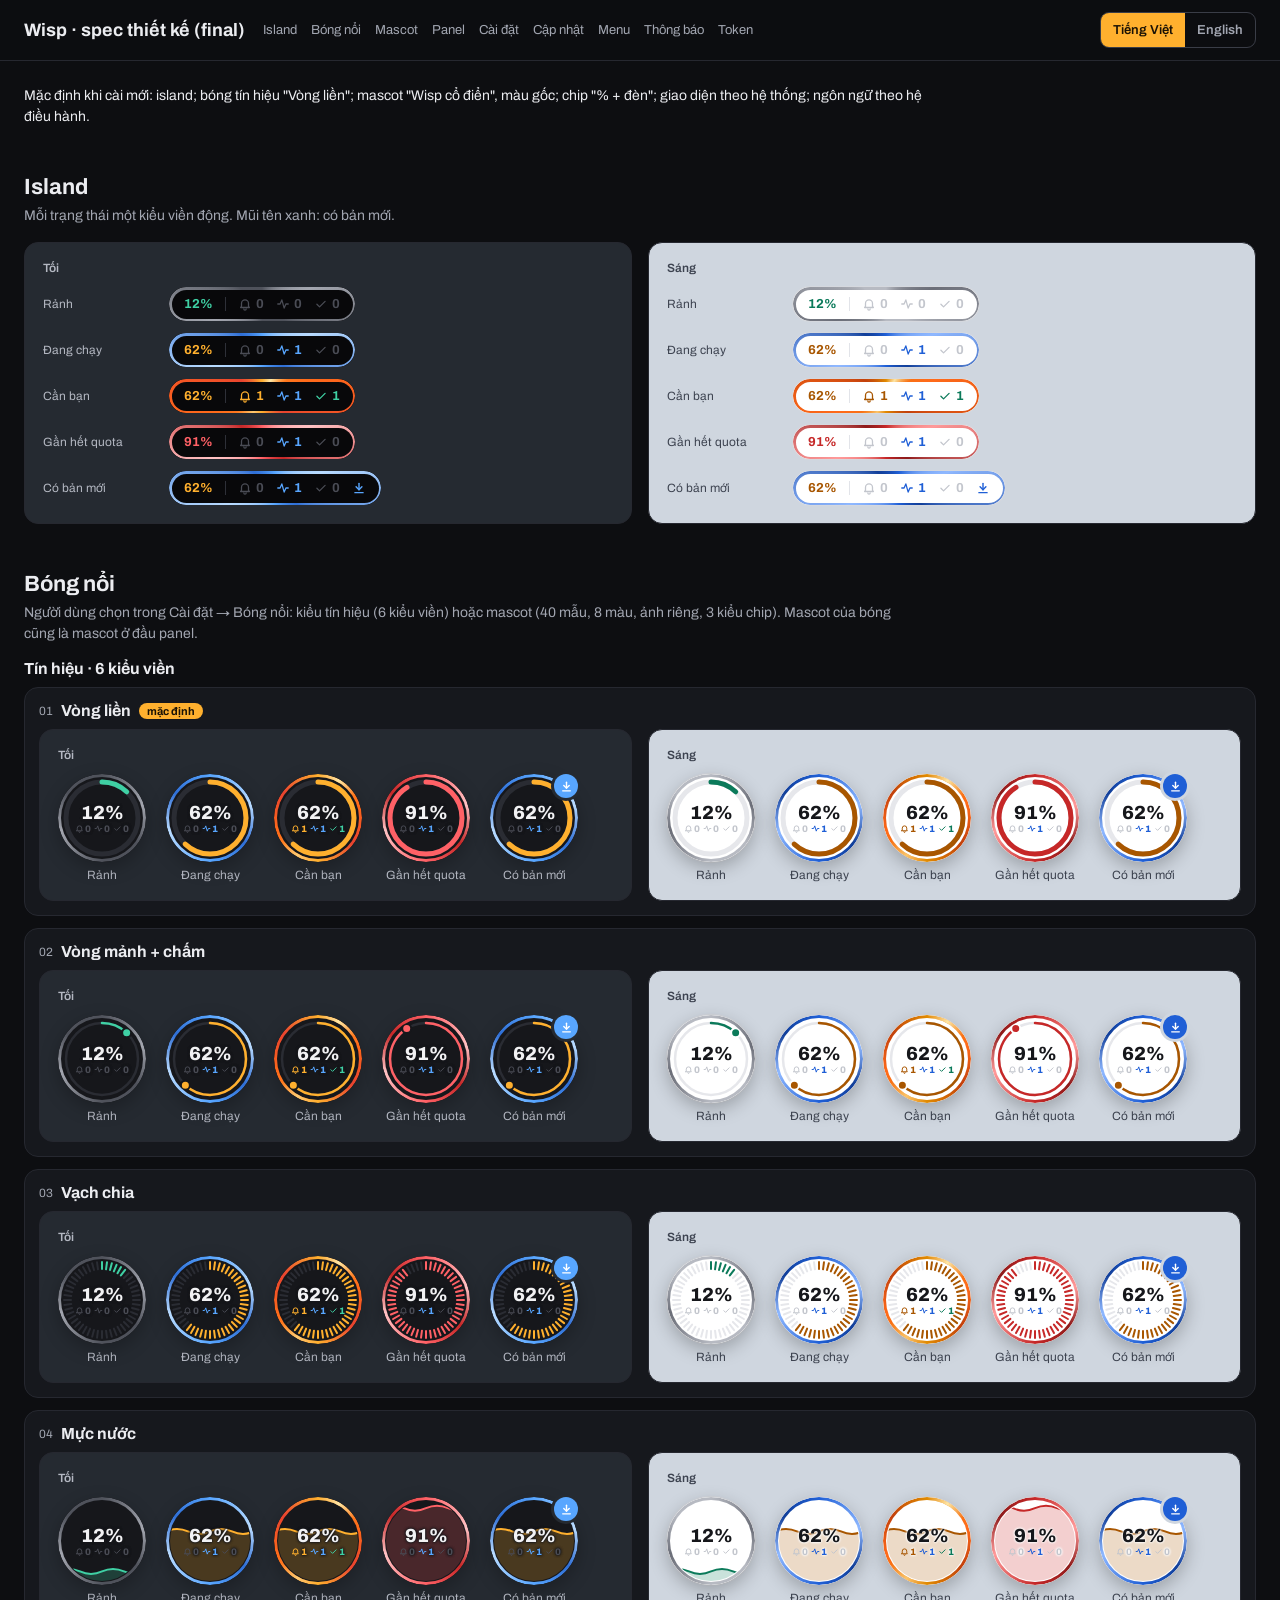
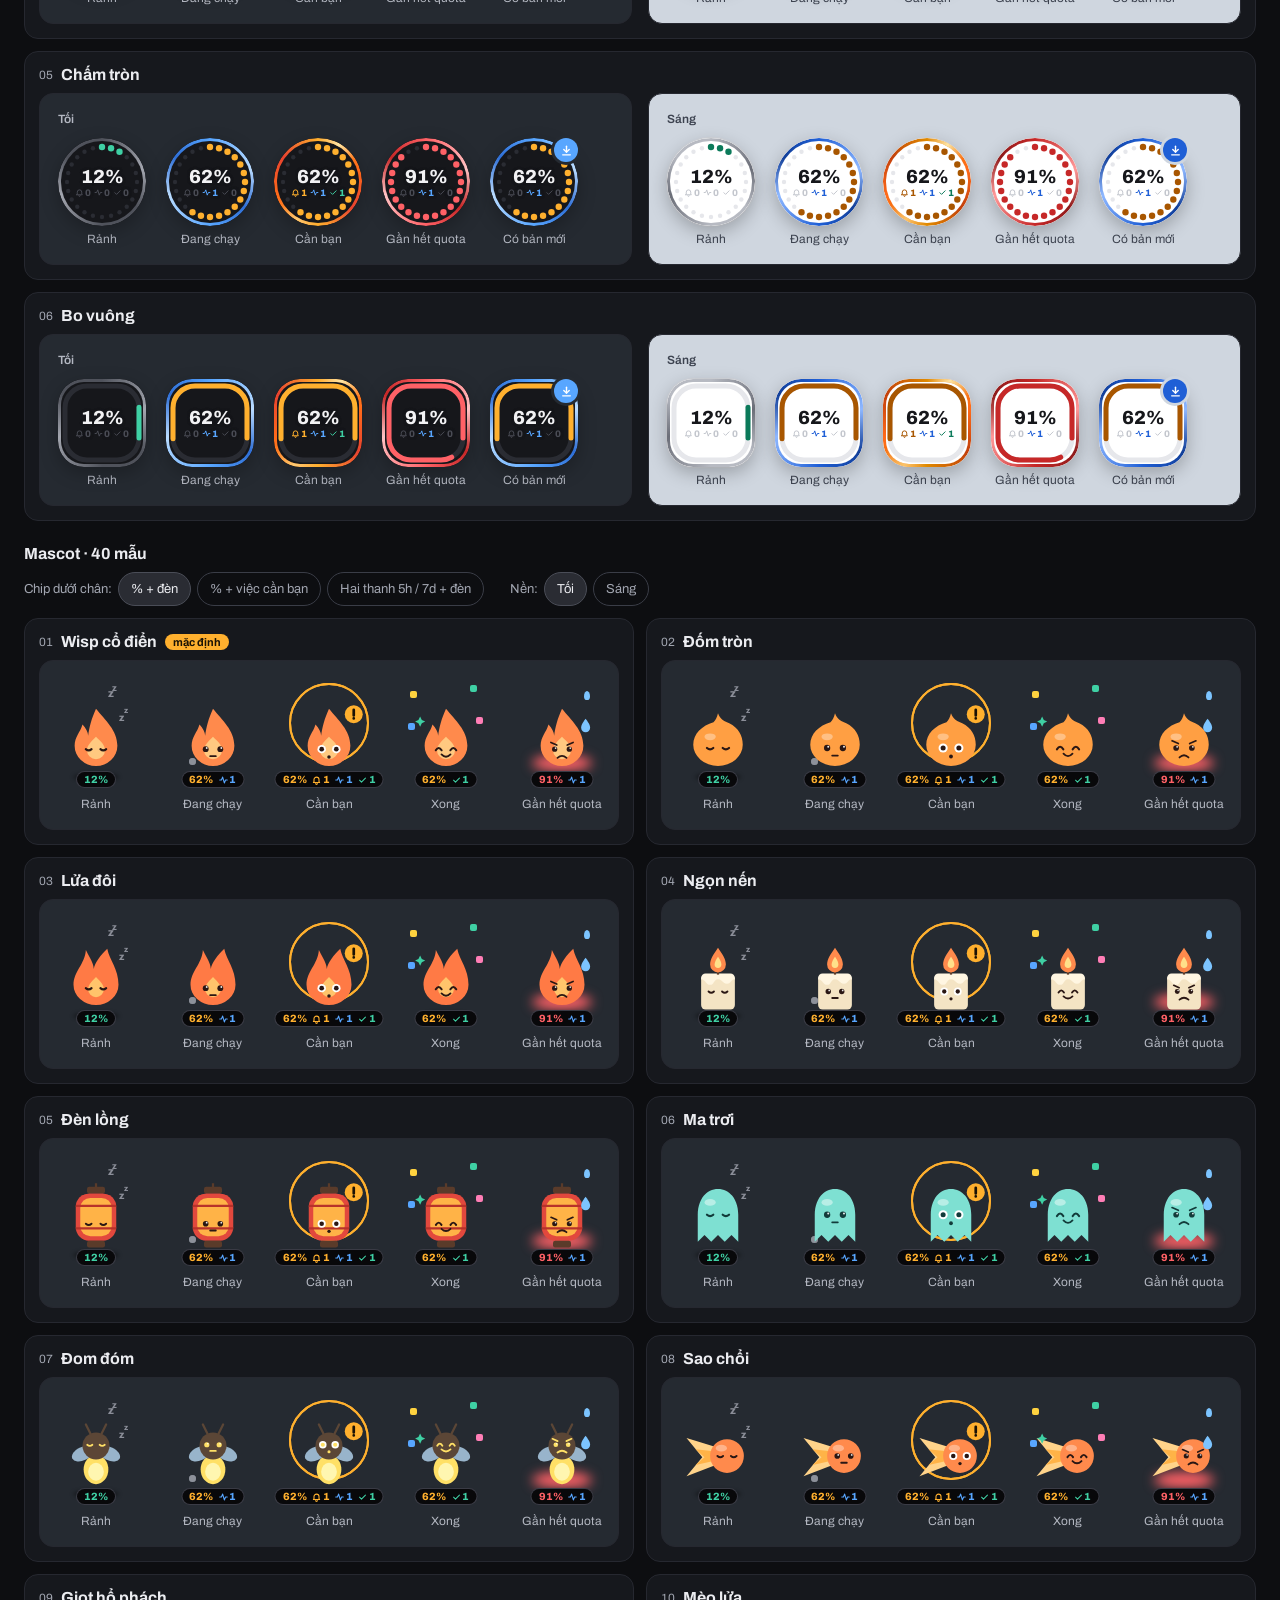
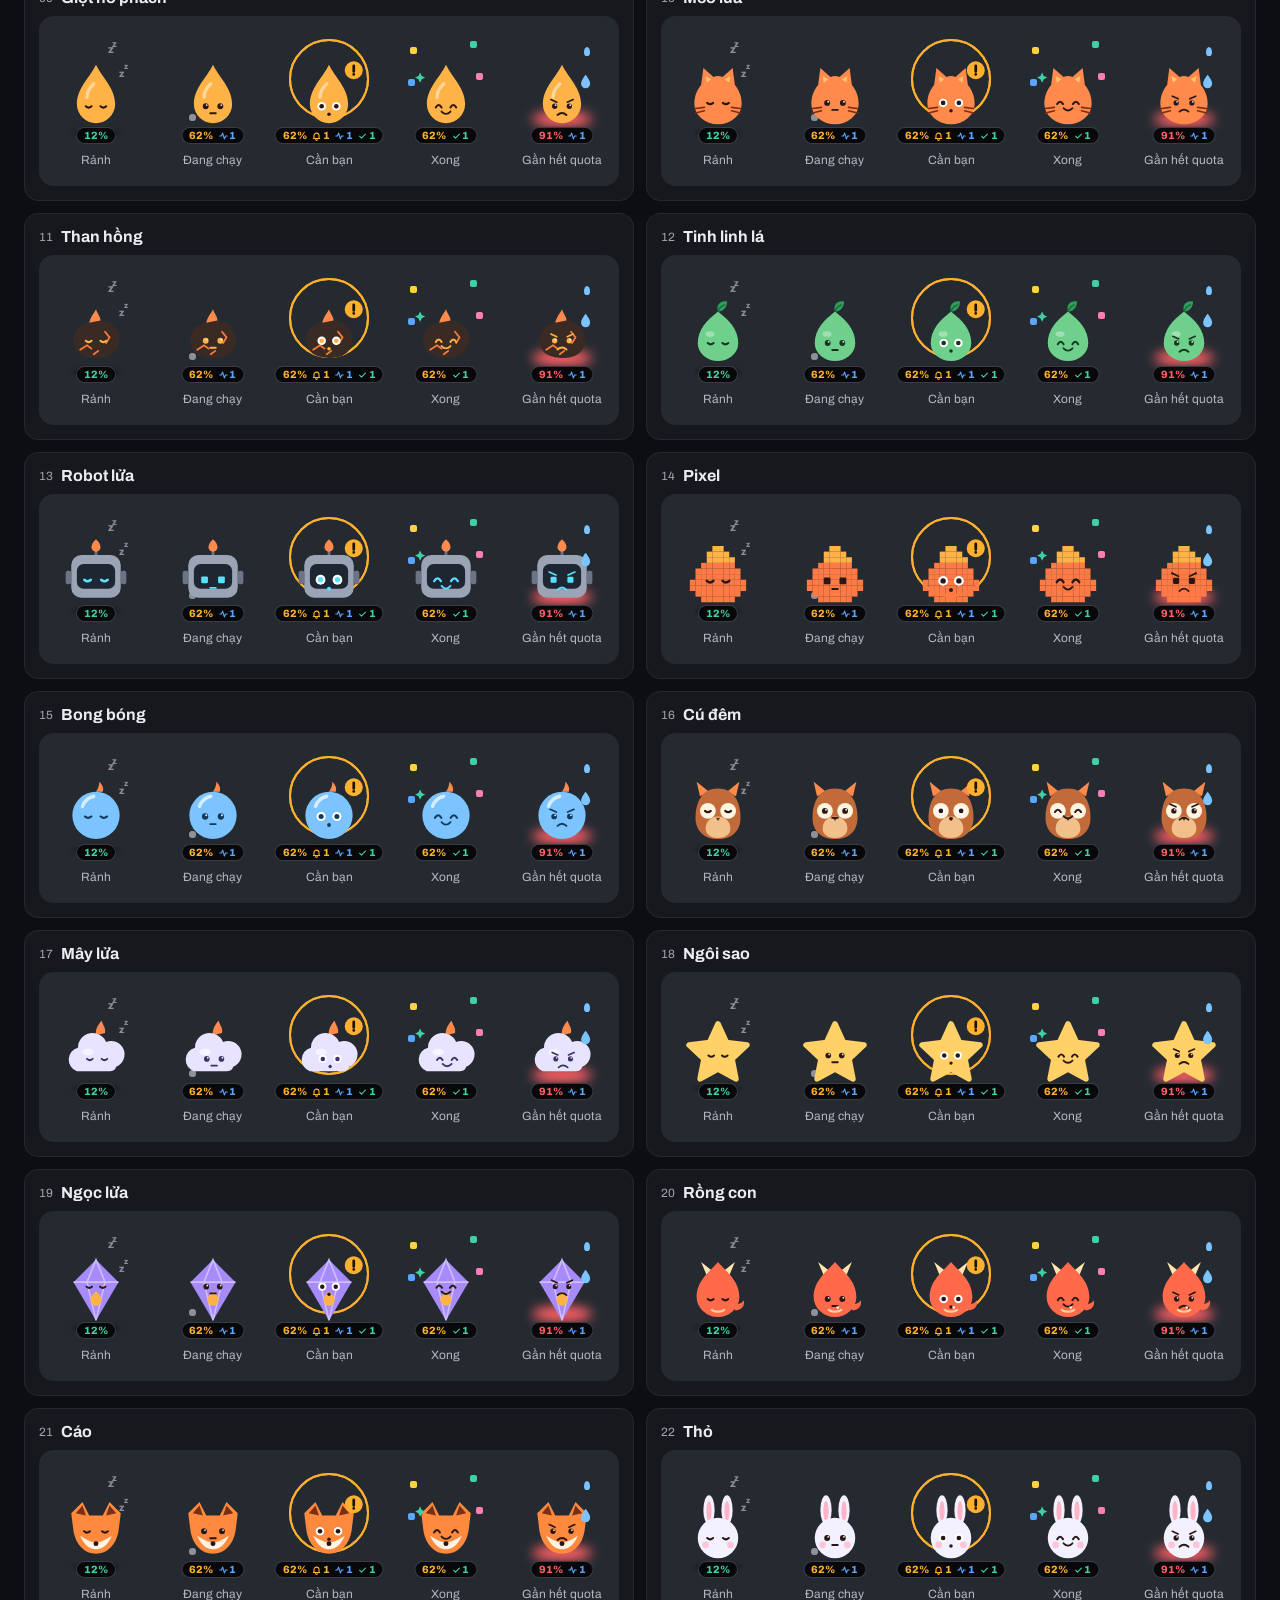
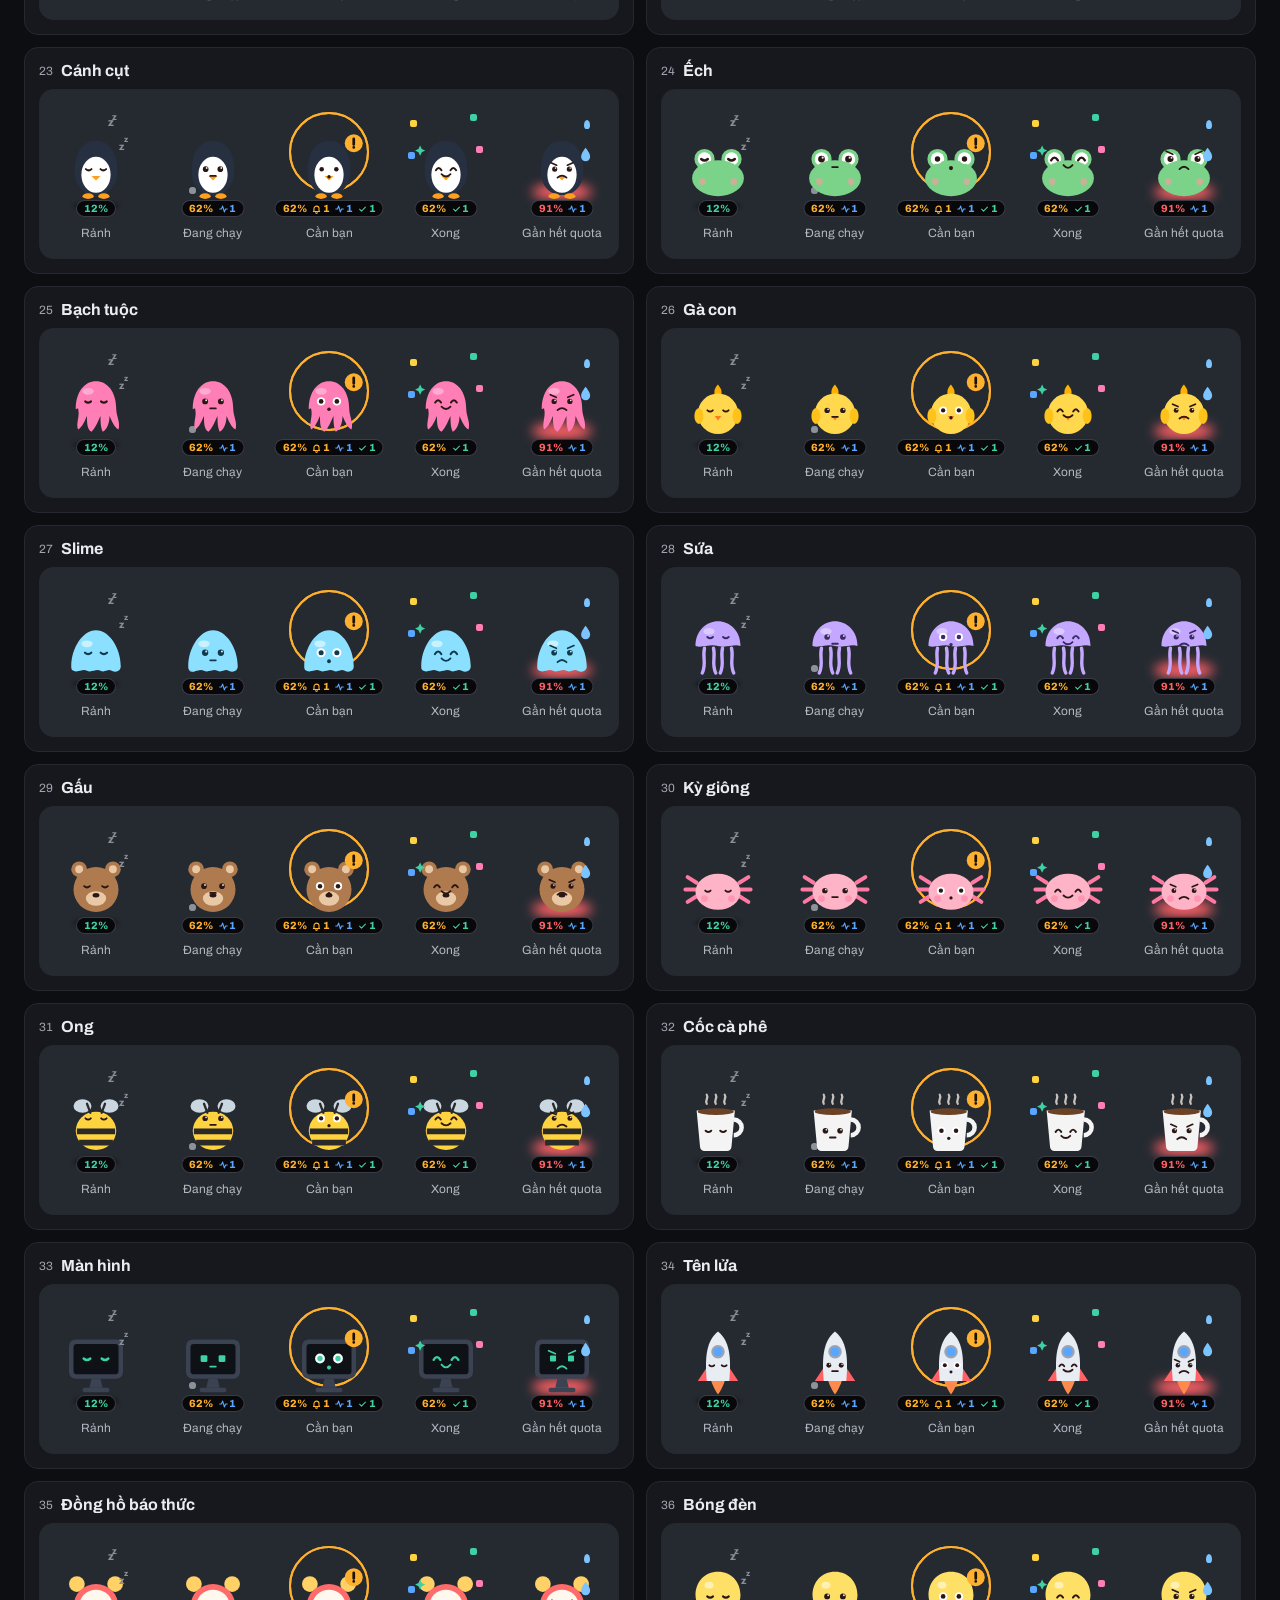
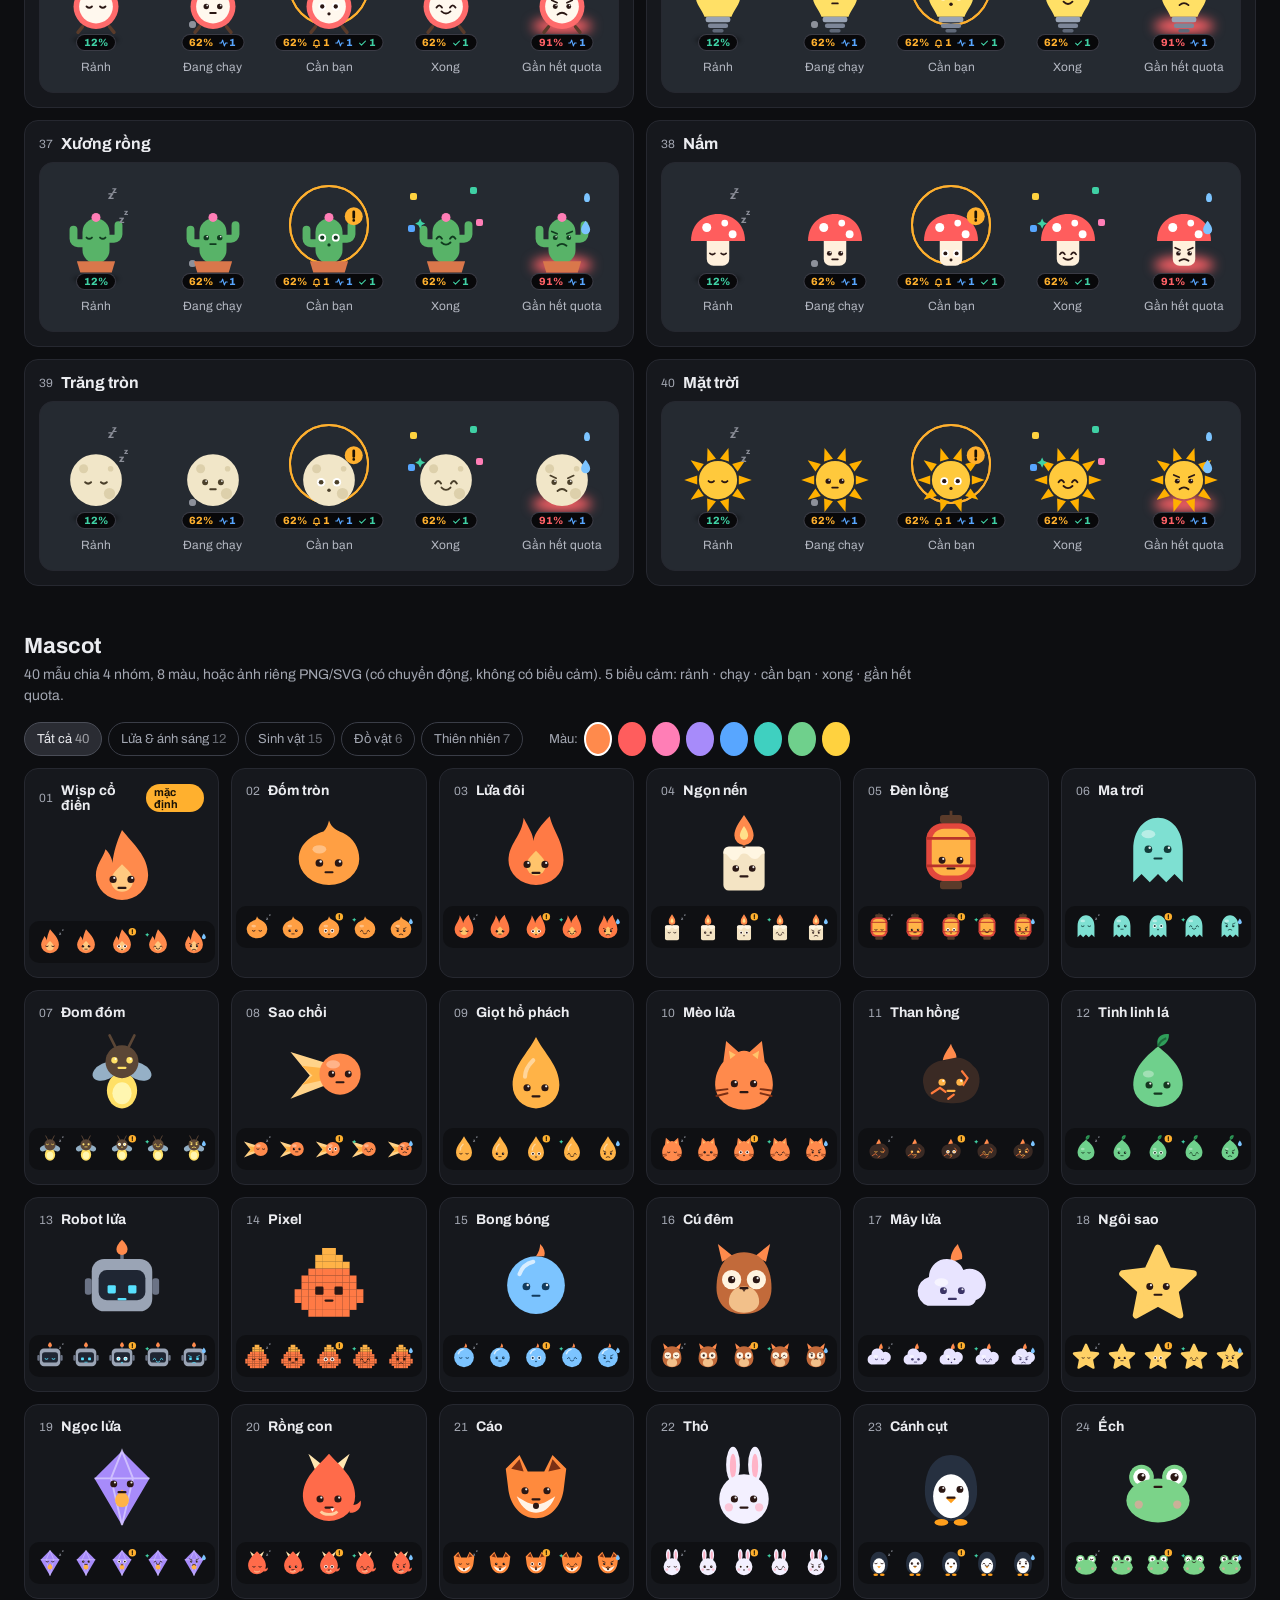
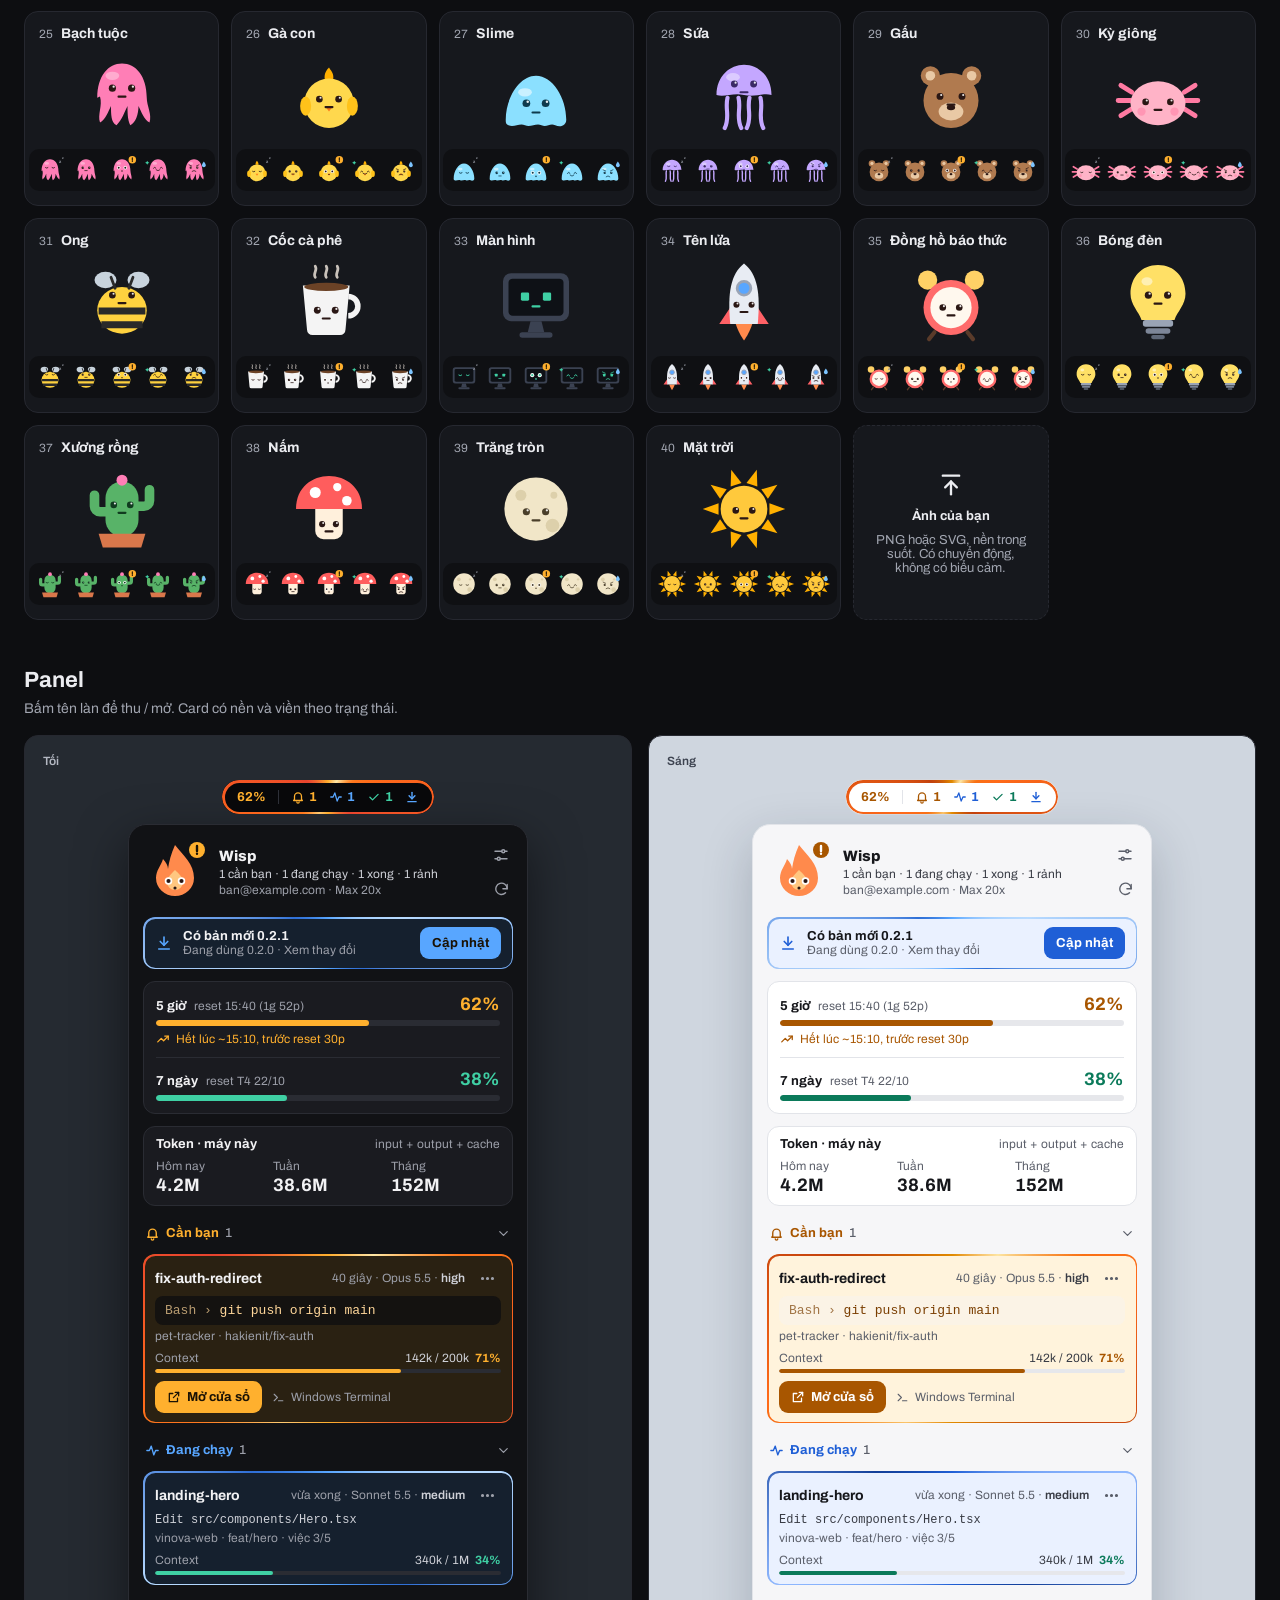
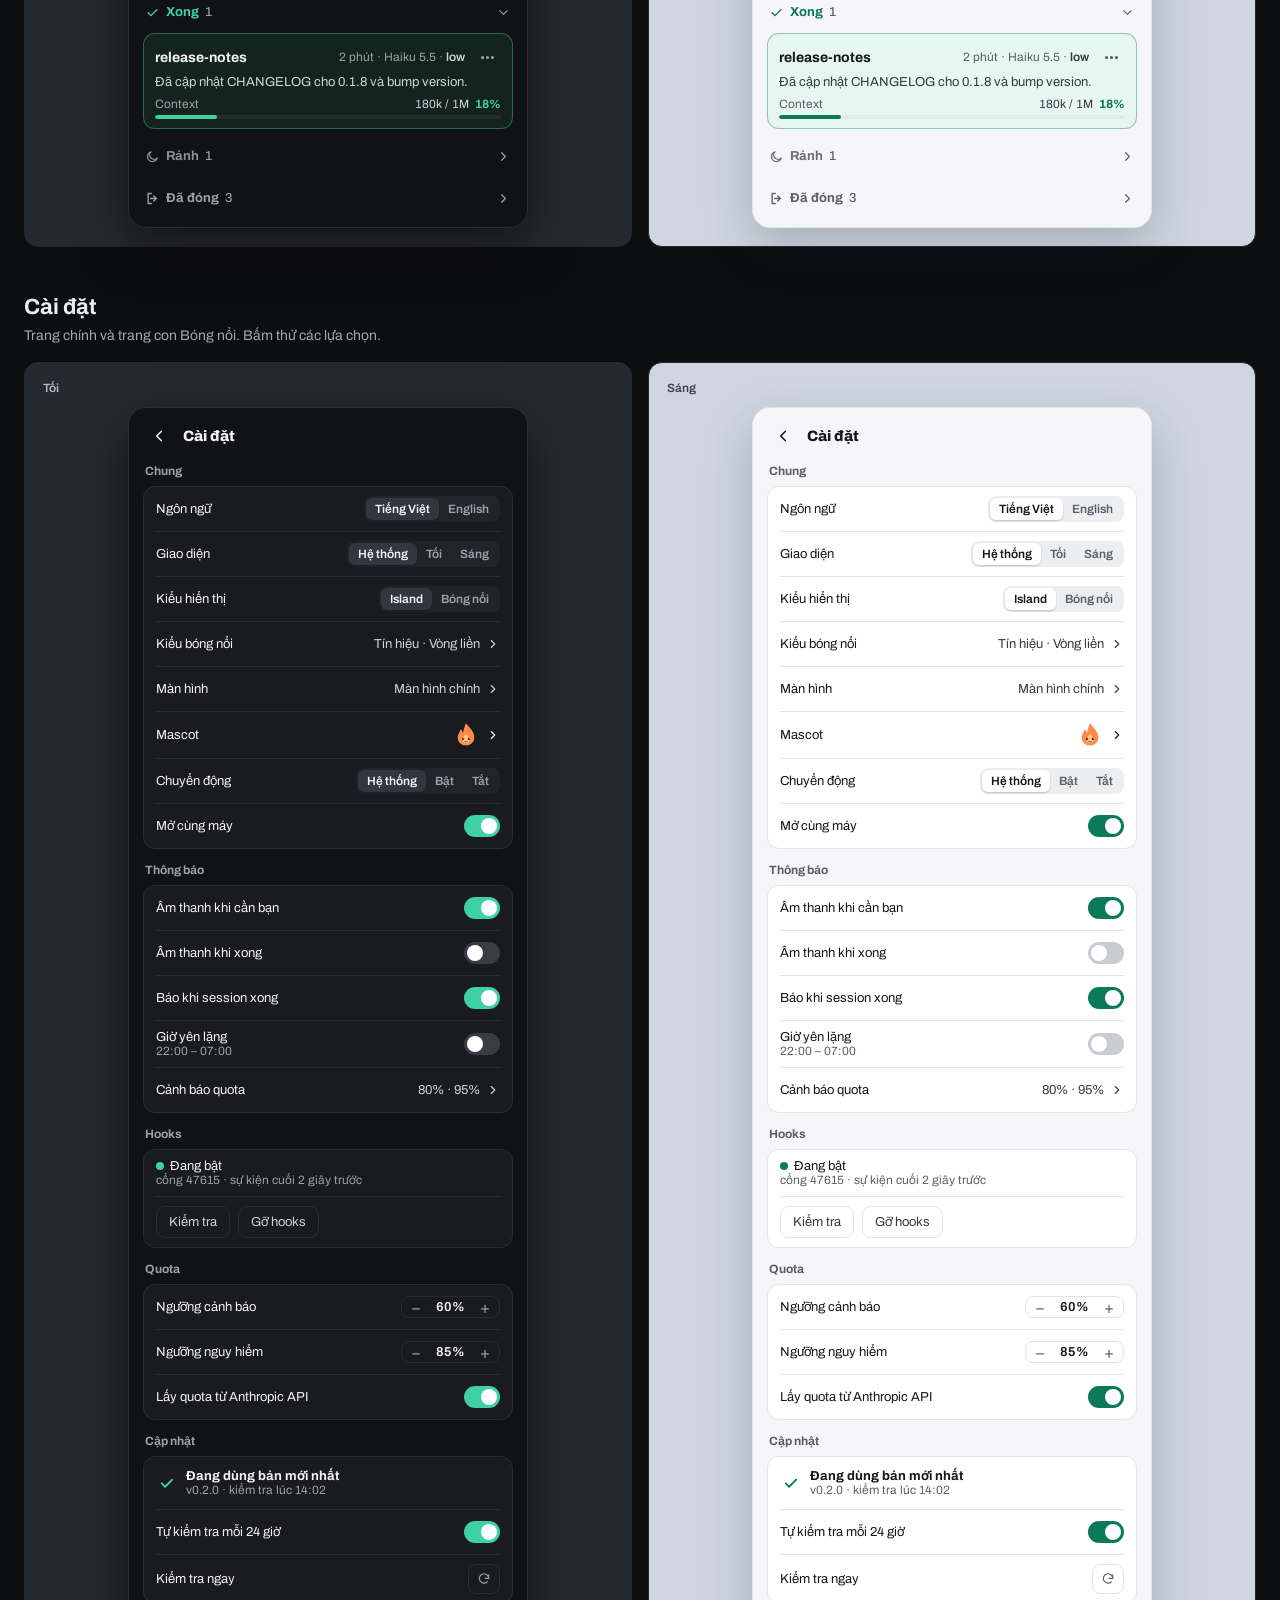
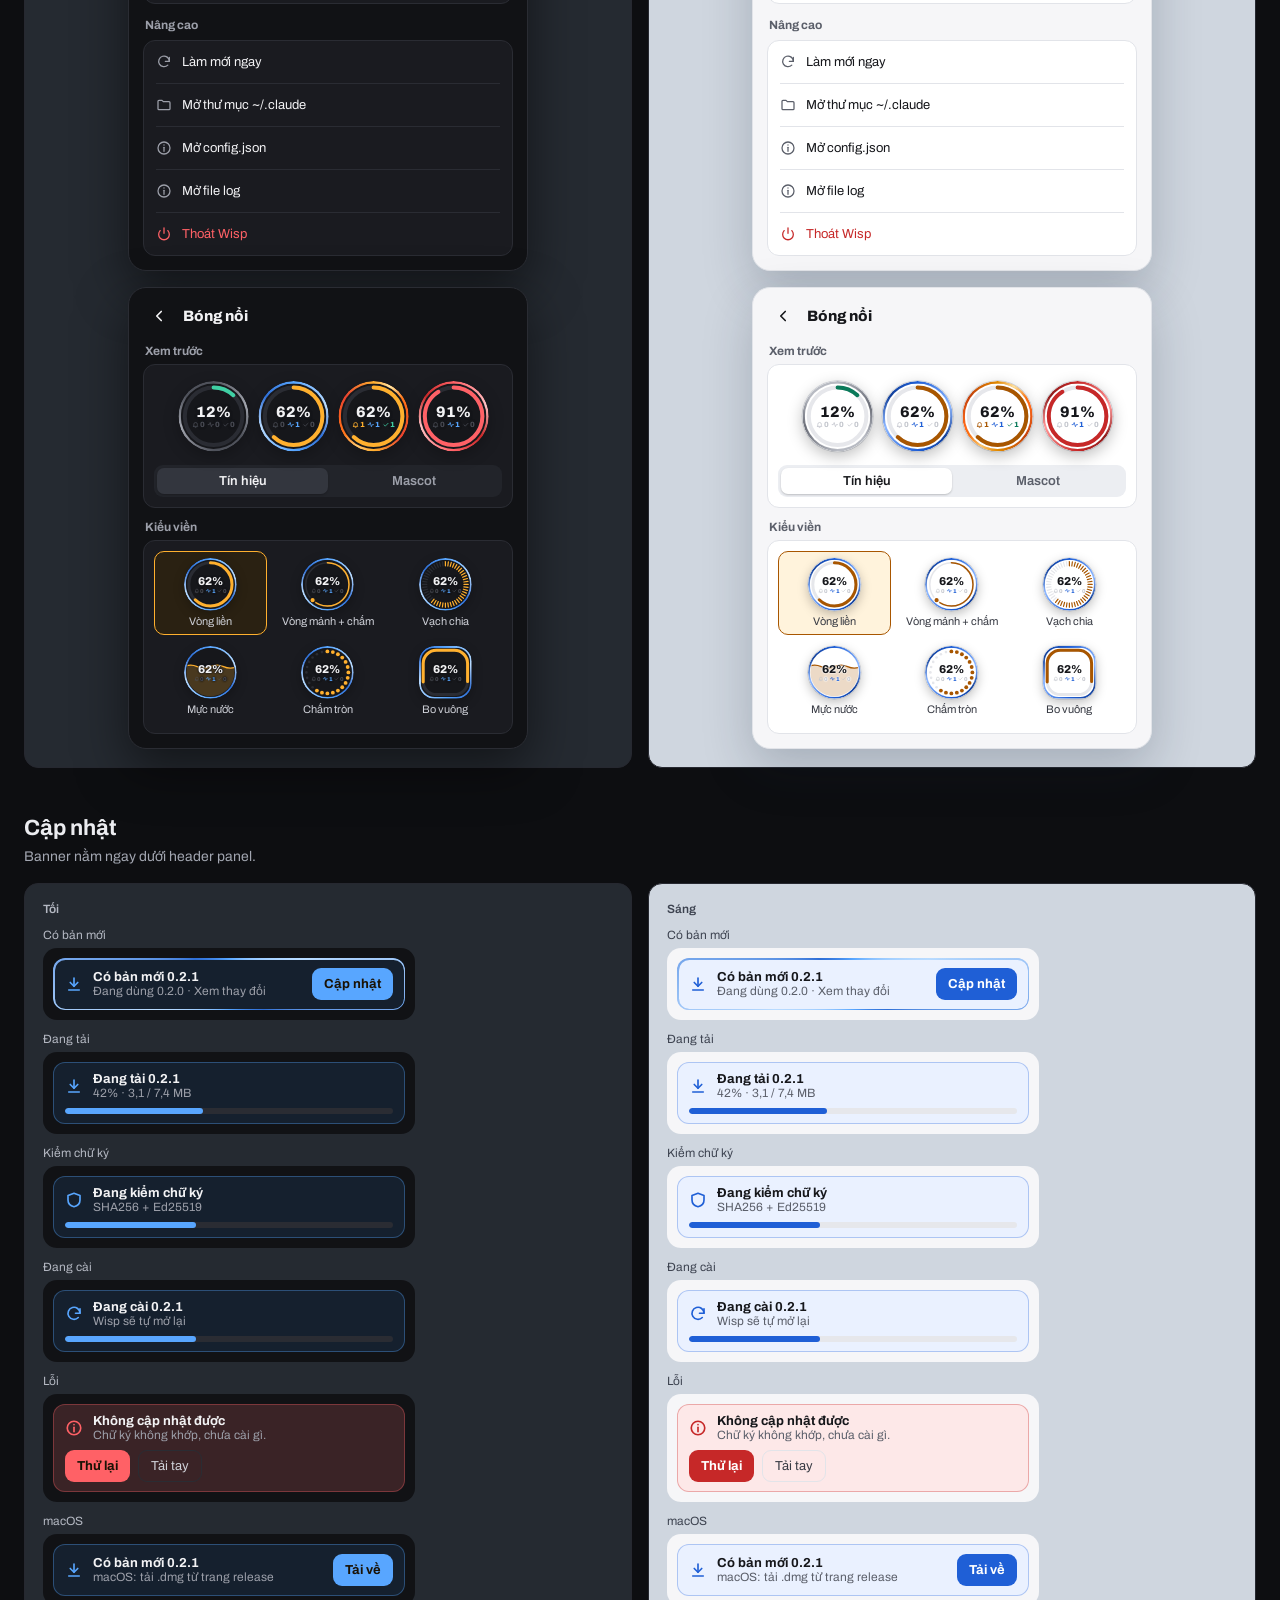
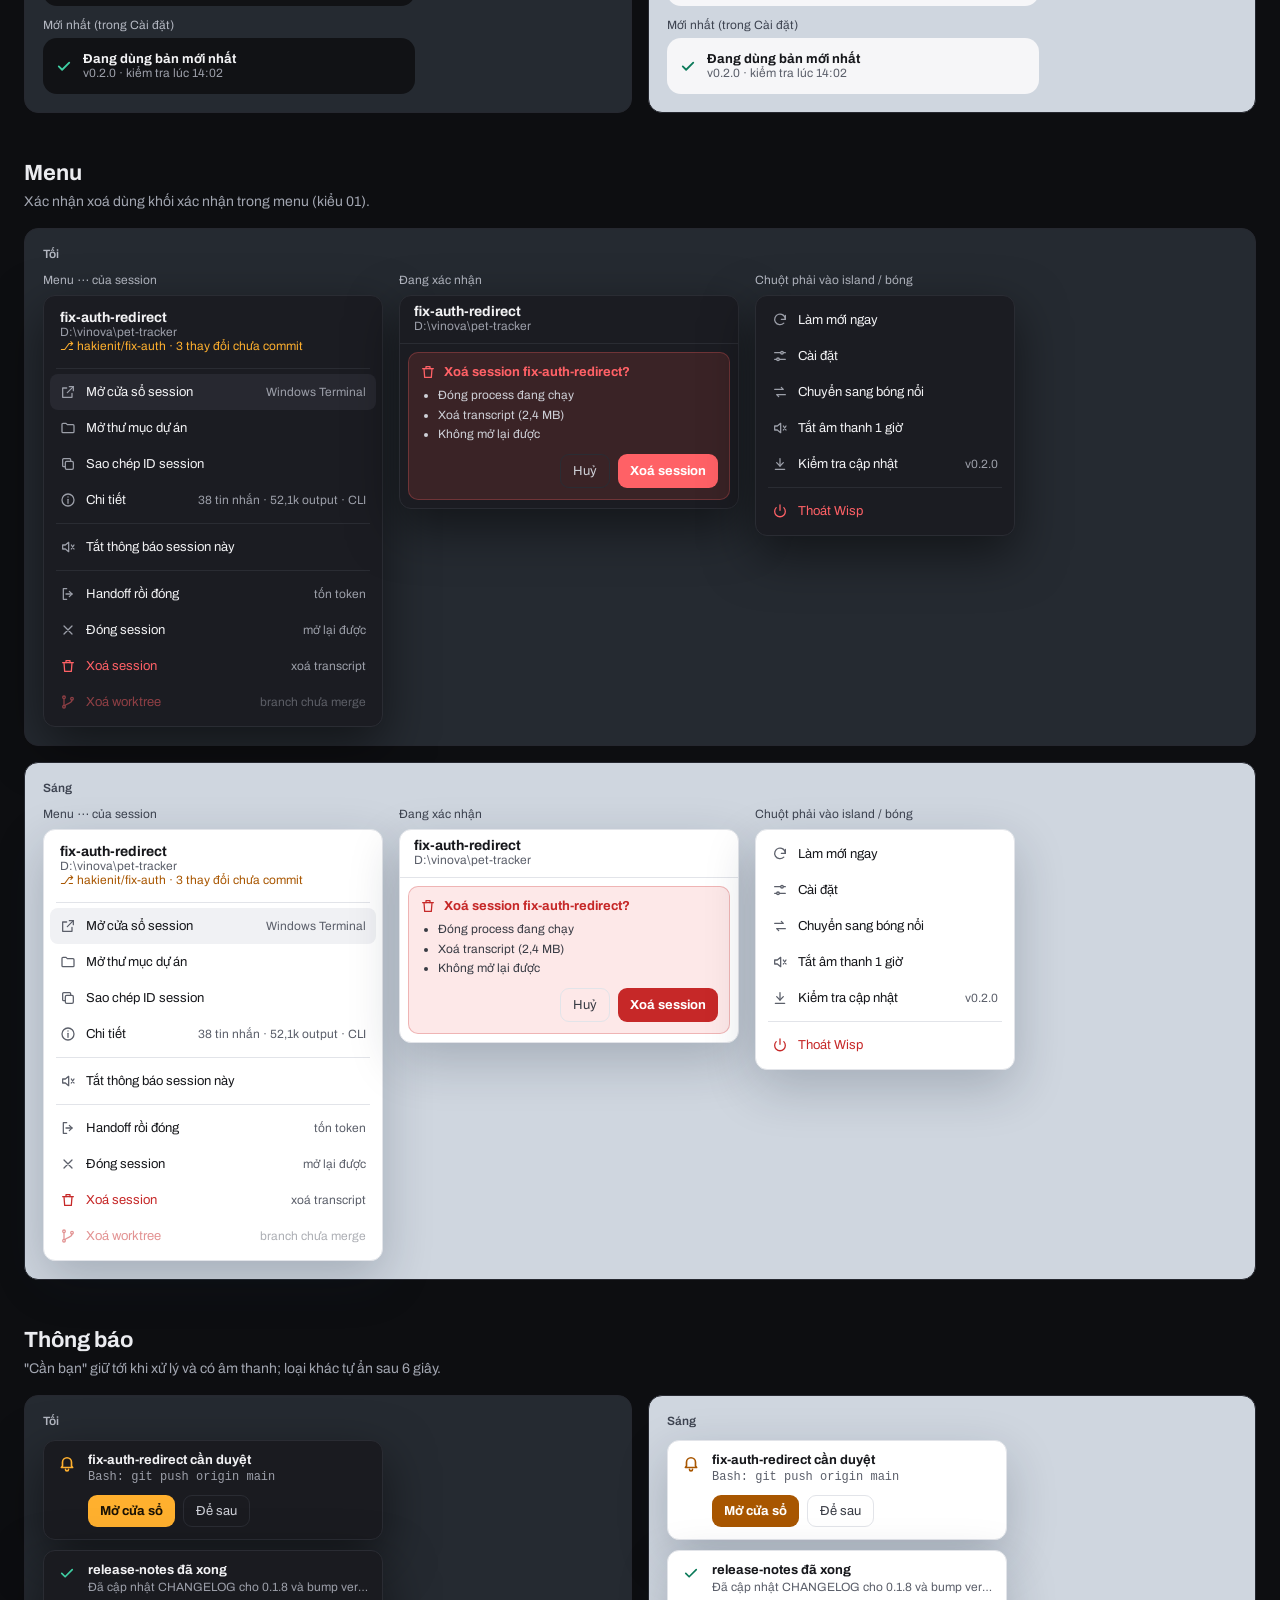
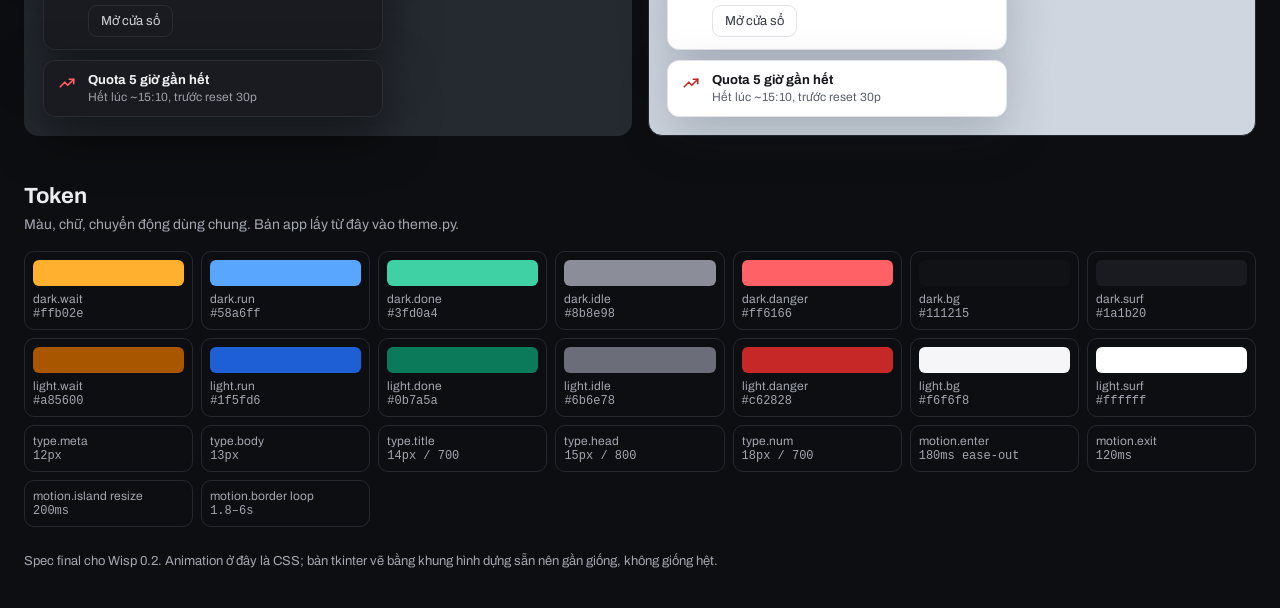
<file: docs/site/design.html>
<!doctype html>
<html lang="vi">
<head>
<meta charset="utf-8">
<meta name="viewport" content="width=device-width, initial-scale=1">
<title>Wisp · design spec</title>
<link rel="icon" href="img/favicon.png" type="image/png">
<meta name="description" content="Wisp UI spec: island, bubble, mascots, panel, settings, menus, notifications.">
<link rel="preconnect" href="https://fonts.googleapis.com">
<link rel="preconnect" href="https://fonts.gstatic.com" crossorigin>
<link href="https://fonts.googleapis.com/css2?family=Archivo:wght@400;500;600;700;800&display=swap" rel="stylesheet">
<link rel="stylesheet" href="assets/wisp-ui.css">
<style>
:root{--bg:#0d0e11;--fg:#ebecf0;--mut:#a2a6b1;--line:#262830;--acc:#ffb02e}
*{box-sizing:border-box}
body{margin:0;background:var(--bg);color:var(--fg);font-family:'Archivo',system-ui,sans-serif}
button{font-family:inherit}
button:focus-visible{outline:2px solid var(--acc);outline-offset:2px}
header.top{position:sticky;top:0;z-index:50;background:rgba(13,14,17,.95);border-bottom:1px solid var(--line);padding:12px 24px;display:flex;flex-wrap:wrap;gap:8px 18px;align-items:center}
header.top h1{margin:0;font-size:18px;font-weight:700}
header.top nav{display:flex;flex-wrap:wrap;gap:4px 14px}
header.top nav a{color:var(--mut);text-decoration:none;font-size:13px}
header.top nav a:hover{color:var(--fg)}
.lang{display:flex;border:1px solid #3a3d47;border-radius:9px;overflow:hidden;margin-left:auto}
.lang button{font-size:13px;font-weight:600;padding:7px 12px;min-height:34px;border:0;background:transparent;color:var(--mut);cursor:pointer}
.lang button[aria-pressed="true"]{background:var(--acc);color:#1a1205}
main{padding:24px;display:flex;flex-direction:column;gap:48px;max-width:1380px}
h2{margin:0 0 6px;font-size:22px}
h3{margin:0;font-size:16px}
.lead{margin:0 0 16px;color:var(--mut);font-size:14px;line-height:1.5;max-width:900px}
.duo{display:grid;grid-template-columns:repeat(2,minmax(0,1fr));gap:16px}
@media (max-width:900px){.duo{grid-template-columns:minmax(0,1fr)}}
.stage{border-radius:14px;padding:18px;display:flex;flex-direction:column;gap:12px;border:1px solid var(--line);min-width:0}
.stage.dark{background:#252a31}.stage.light{background:#cfd6df}
.cap{font-size:12px;font-weight:600}
.stage.dark .cap,.stage.dark .lb{color:#b4b8c2}.stage.light .cap,.stage.light .lb{color:#3d4350}
.row{display:flex;flex-wrap:wrap;align-items:center;gap:14px 20px}
.cell{display:flex;flex-direction:column;align-items:center;gap:6px}
.lb{font-size:12px}
.tabs{display:flex;flex-wrap:wrap;gap:6px;margin-bottom:12px;align-items:center}
.tabs button{font-size:13px;padding:7px 12px;min-height:34px;border-radius:999px;border:1px solid #3a3d47;background:transparent;color:var(--mut);cursor:pointer}
.tabs button[aria-pressed="true"]{background:#2a2c33;color:var(--fg);border-color:#4a4d57}
.tabs .t{font-size:13px;color:var(--mut)}
.grid-m{display:grid;grid-template-columns:repeat(auto-fill,minmax(190px,1fr));gap:12px}
.card{background:#16181d;border:1px solid var(--line);border-radius:14px;padding:14px;display:flex;flex-direction:column;gap:10px}
.card .hd{display:flex;align-items:center;gap:8px}
.card .no{font-size:12px;color:var(--mut)}
.def{font-size:11px;font-weight:700;color:#1a1205;background:var(--acc);border-radius:999px;padding:2px 8px}
.moods{display:flex;gap:6px;background:#0f1013;border-radius:10px;padding:6px;justify-content:center}
.sw{width:36px;height:22px;border-radius:11px;position:relative;flex:none}
.sw i{position:absolute;top:3px;width:16px;height:16px;border-radius:50%;background:#fff}
.lane-h{display:flex;align-items:center;gap:6px;font-size:var(--t-body);font-weight:700;border:0;background:transparent;padding:4px 2px;min-height:30px;cursor:pointer;width:100%;text-align:left}
.tok{display:grid;grid-template-columns:repeat(auto-fill,minmax(150px,1fr));gap:8px}
.tok div{border:1px solid var(--line);border-radius:10px;padding:8px;font-size:12px;color:var(--mut)}
.tok b{display:block;height:26px;border-radius:6px;margin-bottom:6px}
footer{padding:0 24px 40px;color:var(--mut);font-size:13px;line-height:1.6;max-width:900px}
</style>
</head>
<body>
<header class="top">
  <h1 id="h1"></h1>
  <nav id="nav"></nav>
  <div class="lang" role="group" aria-label="Language"><button data-l="vi">Tiếng Việt</button><button data-l="en">English</button></div>
</header>
<main id="main"></main>
<footer id="foot"></footer>
<script src="assets/wisp-ui.js?v=2"></script>
<script>
const PAGE = {
  vi: { title: 'Wisp · spec thiết kế (final)', nav: ['Island', 'Bóng nổi', 'Mascot', 'Panel', 'Cài đặt', 'Cập nhật', 'Menu', 'Thông báo', 'Token'],
    def: 'mặc định', defaults: 'Mặc định khi cài mới: island; bóng tín hiệu "Vòng liền"; mascot "Wisp cổ điển", màu gốc; chip "% + đèn"; giao diện theo hệ thống; ngôn ngữ theo hệ điều hành.',
    island: 'Mỗi trạng thái một kiểu viền động. Mũi tên xanh: có bản mới.',
    bubble: 'Người dùng chọn trong Cài đặt → Bóng nổi: kiểu tín hiệu (6 kiểu viền) hoặc mascot (40 mẫu, 8 màu, ảnh riêng, 3 kiểu chip). Mascot của bóng cũng là mascot ở đầu panel.',
    sig: 'Tín hiệu · 6 kiểu viền', mb: 'Mascot · 40 mẫu', chipLbl: 'Chip dưới chân', bg: 'Nền',
    mascot: '40 mẫu chia 4 nhóm, 8 màu, hoặc ảnh riêng PNG/SVG (có chuyển động, không có biểu cảm). 5 biểu cảm: rảnh · chạy · cần bạn · xong · gần hết quota.',
    panel: 'Bấm tên làn để thu / mở. Card có nền và viền theo trạng thái.', settings: 'Trang chính và trang con Bóng nổi. Bấm thử các lựa chọn.',
    update: 'Banner nằm ngay dưới header panel.', menu: 'Xác nhận xoá dùng khối xác nhận trong menu (kiểu 01).', toast: '"Cần bạn" giữ tới khi xử lý và có âm thanh; loại khác tự ẩn sau 6 giây.',
    tokens: 'Màu, chữ, chuyển động dùng chung. Bản app lấy từ đây vào theme.py.',
    foot: 'Spec final cho Wisp 0.2. Animation ở đây là CSS; bản tkinter vẽ bằng khung hình dựng sẵn nên gần giống, không giống hệt.' },
  en: { title: 'Wisp · design spec (final)', nav: ['Island', 'Bubble', 'Mascots', 'Panel', 'Settings', 'Update', 'Menus', 'Notifications', 'Tokens'],
    def: 'default', defaults: 'Fresh-install defaults: island; signal bubble "Solid ring"; mascot "Classic wisp", original colour; chip "% + lamps"; theme follows the system; language follows the OS.',
    island: 'One animated border per state. Blue arrow: update available.',
    bubble: 'Users pick in Settings → Bubble: signal (6 border styles) or mascot (40 mascots, 8 colours, own image, 3 chip styles). The bubble mascot is also the panel mascot.',
    sig: 'Signal · 6 border styles', mb: 'Mascot · 40 mascots', chipLbl: 'Chip under the feet', bg: 'Background',
    mascot: '40 mascots in 4 groups, 8 colours, or your own PNG/SVG (moves, no expressions). 5 expressions: idle · running · needs you · done · quota low.',
    panel: 'Click a lane title to collapse or expand. Cards are tinted and bordered by state.', settings: 'Main page and the Bubble sub-page. Try the options.',
    update: 'The banner sits right under the panel header.', menu: 'Delete confirmation uses the confirm block in the menu (style 01).', toast: '"Needs you" stays until handled and plays a sound; others hide after 6 seconds.',
    tokens: 'Shared colour, type and motion tokens. The app copies these into theme.py.',
    foot: 'Final spec for Wisp 0.2. Animations here are CSS; the tkinter build uses pre-rendered frames, so it looks close, not identical.' },
};
let MBT = 'dark';
function render() {
  const l = L(), p = PAGE[LANG];
  uid = 0;
  document.documentElement.lang = LANG;
  document.title = p.title;
  document.getElementById('h1').textContent = p.title;
  const ids = ['island', 'bubble', 'mascot', 'panel', 'settings', 'update', 'menu', 'toast', 'tokens'];
  document.getElementById('nav').innerHTML = ids.map((id, i) => `<a href="#${id}">${p.nav[i]}</a>`).join('');
  document.querySelectorAll('.lang button').forEach((b) => b.setAttribute('aria-pressed', b.dataset.l === LANG));
  const sec = (id, h, lead, body) => `<section id="${id}"><h2>${h}</h2>${lead ? `<p class="lead">${lead}</p>` : ''}${body}</section>`;
  const st4 = ['idle', 'run', 'wait', 'quota'], st5 = ['idle', 'run', 'wait', 'done', 'quota'];
  const def = (on) => (on ? `<span class="def">${p.def}</span>` : '');
  const sigRows = SIG.map((sv, i) => `<div class="card"><div class="hd"><span class="no num">${String(i + 1).padStart(2, '0')}</span><h3>${sv[LANG]}</h3>${def(sv.id === 's01')}</div>
    <div class="duo">${both((t) => `<div class="row">${st4.map((v) => `<div class="cell">${sigBubble(sv, v, t)}<span class="lb">${l.st[v]}</span></div>`).join('')}<div class="cell">${sigBubble(sv, 'run', t, true)}<span class="lb">${l.updLamp}</span></div></div>`)}</div></div>`).join('');
  const tm = T[MBT];
  const mbCtl = `<div class="tabs"><span class="t">${p.chipLbl}:</span>${l.chips.map((c, i) => `<button data-chip="${i}" aria-pressed="${i === CHIP}">${c}</button>`).join('')}<span style="width:14px"></span><span class="t">${p.bg}:</span>${['dark', 'light'].map((k) => `<button data-mbt="${k}" aria-pressed="${k === MBT}">${l[k]}</button>`).join('')}</div>`;
  const mbRows = `<div class="grid-m" style="grid-template-columns:repeat(auto-fill,minmax(540px,1fr))">${MASCOTS.map((m) => `<div class="card"><div class="hd"><span class="no num">${m.id.slice(1)}</span><h3>${m[LANG]}</h3>${def(m.id === 'm01')}</div>
    <div class="stage ${MBT}" style="padding:12px 10px 18px"><div class="row" style="gap:4px 6px;justify-content:space-between">${st5.map((v) => `<div class="cell" style="width:92px">${mascotBubble(m.id, v, tm)}<span class="lb" style="margin-top:10px">${l.st[v]}</span></div>`).join('')}</div></div></div>`).join('')}</div>`;
  const list = CATSEL === 'all' ? MASCOTS : MASCOTS.filter((x) => CAT[CATSEL].includes(x.id));
  const gallery = `<div class="tabs">${Object.keys(l.cats).map((k) => `<button data-cat="${k}" aria-pressed="${k === CATSEL}">${l.cats[k]} <span style="opacity:.6">${k === 'all' ? MASCOTS.length : CAT[k].length}</span></button>`).join('')}
      <span style="width:14px"></span><span class="t">${l.hue}:</span>${HUE_SW.map((c, i) => `<button data-hue="${i}" aria-pressed="${i === HUE}" aria-label="${l.hueNames[i]}" style="width:28px;height:28px;padding:0;border-radius:50%;background:${c};border:2px solid ${i === HUE ? '#fff' : 'transparent'}"></button>`).join('')}</div>
    <div class="grid-m">${list.map((x) => `<div class="card" style="align-items:center"><div class="hd" style="align-self:stretch"><span class="no num">${x.id.slice(1)}</span><b style="font-size:14px">${x[LANG]}</b>${def(x.id === 'm01')}</div>
      ${mascot(x.id, 88, 'run', T.dark)}<div class="moods">${st5.map((md) => mascot(x.id, 30, md, T.dark, '')).join('')}</div></div>`).join('')}
      <div class="card" style="align-items:center;justify-content:center;text-align:center;border-style:dashed;color:var(--mut);font-size:13px"><span style="color:var(--fg)">${ic('up', 28, 2)}</span><b style="color:var(--fg)">${l.upload[0]}</b>${l.upload[1]}</div></div>`;
  const updKinds = ['avail', 'dl', 'verify', 'install', 'err', 'mac', 'latest'];
  const tokens = `<div class="tok">${[['dark', 'wait'], ['dark', 'run'], ['dark', 'done'], ['dark', 'idle'], ['dark', 'danger'], ['dark', 'bg'], ['dark', 'surf'], ['light', 'wait'], ['light', 'run'], ['light', 'done'], ['light', 'idle'], ['light', 'danger'], ['light', 'bg'], ['light', 'surf']].map(([k, n]) => `<div><b style="background:${T[k][n]}"></b>${k}.${n}<br><span class="mono">${T[k][n]}</span></div>`).join('')}</div>
    <div class="tok" style="margin-top:8px">${[['meta', '12px'], ['body', '13px'], ['title', '14px / 700'], ['head', '15px / 800'], ['num', '18px / 700']].map(([n, v]) => `<div>type.${n}<br><span class="mono">${v}</span></div>`).join('')}${[['enter', '180ms ease-out'], ['exit', '120ms'], ['island resize', '200ms'], ['border loop', '1.8–6s']].map(([n, v]) => `<div>motion.${n}<br><span class="mono">${v}</span></div>`).join('')}</div>`;
  const html = [
    `<p class="lead" style="margin:0;color:var(--fg)">${p.defaults}</p>`,
    sec('island', 'Island', p.island, `<div class="duo">${both((t) => st4.map((v) => `<div class="row" style="gap:16px"><span class="lb" style="width:110px">${l.st[v]}</span>${island(v, t)}</div>`).join('') + `<div class="row" style="gap:16px"><span class="lb" style="width:110px">${l.updLamp}</span>${island('run', t, true)}</div>`)}</div>`),
    sec('bubble', p.nav[1], p.bubble, `<h3 style="margin:4px 0 10px">${p.sig}</h3><div style="display:flex;flex-direction:column;gap:12px">${sigRows}</div><h3 style="margin:24px 0 10px">${p.mb}</h3>${mbCtl}${mbRows}`),
    sec('mascot', p.nav[2], p.mascot, gallery),
    sec('panel', 'Panel', p.panel, `<div class="duo">${both((t) => `<div style="display:flex;flex-direction:column;align-items:center;gap:10px">${island('wait', t, true)}${panel(t)}</div>`)}</div>`),
    sec('settings', p.nav[4], p.settings, `<div class="duo">${both((t) => `<div style="display:flex;flex-wrap:wrap;gap:16px;justify-content:center">${settings(t)}${bubbleSettings(t)}</div>`)}</div>`),
    sec('update', p.nav[5], p.update, `<div class="duo">${both((t) => updKinds.map((k, i) => `<div style="display:flex;flex-direction:column;gap:6px"><span class="lb">${l.updLabels[i]}</span><div style="width:372px;max-width:100%;background:${t.bg};border-radius:14px;padding:10px">${updBanner(t, k)}</div></div>`).join(''))}</div>`),
    sec('menu', p.nav[6], p.menu, `<div style="display:flex;flex-direction:column;gap:16px">${both((t) => menus(t))}</div>`),
    sec('toast', p.nav[7], p.toast, `<div class="duo">${both((t) => `<div style="display:flex;flex-direction:column;gap:10px;align-items:flex-start">${toasts(t)}</div>`)}</div>`),
    sec('tokens', p.nav[8], p.tokens, tokens),
  ];
  document.getElementById('main').innerHTML = html.join('');
  const only = new URLSearchParams(location.search).get('s');
  if (only) document.querySelectorAll('main > section').forEach((x) => { x.hidden = x.id !== only; });
  document.getElementById('foot').textContent = p.foot;
}
document.addEventListener('click', (e) => {
  const b = e.target.closest('button');
  if (!b) return;
  const y = scrollY;
  let changed = handleCustomize(b);
  if (b.dataset.mbt) { MBT = b.dataset.mbt; changed = true; }
  if (b.dataset.cat) { CATSEL = b.dataset.cat; changed = true; }
  if (changed) { render(); scrollTo(0, y); }
});
render();
</script>
</body>
</html>
</file>
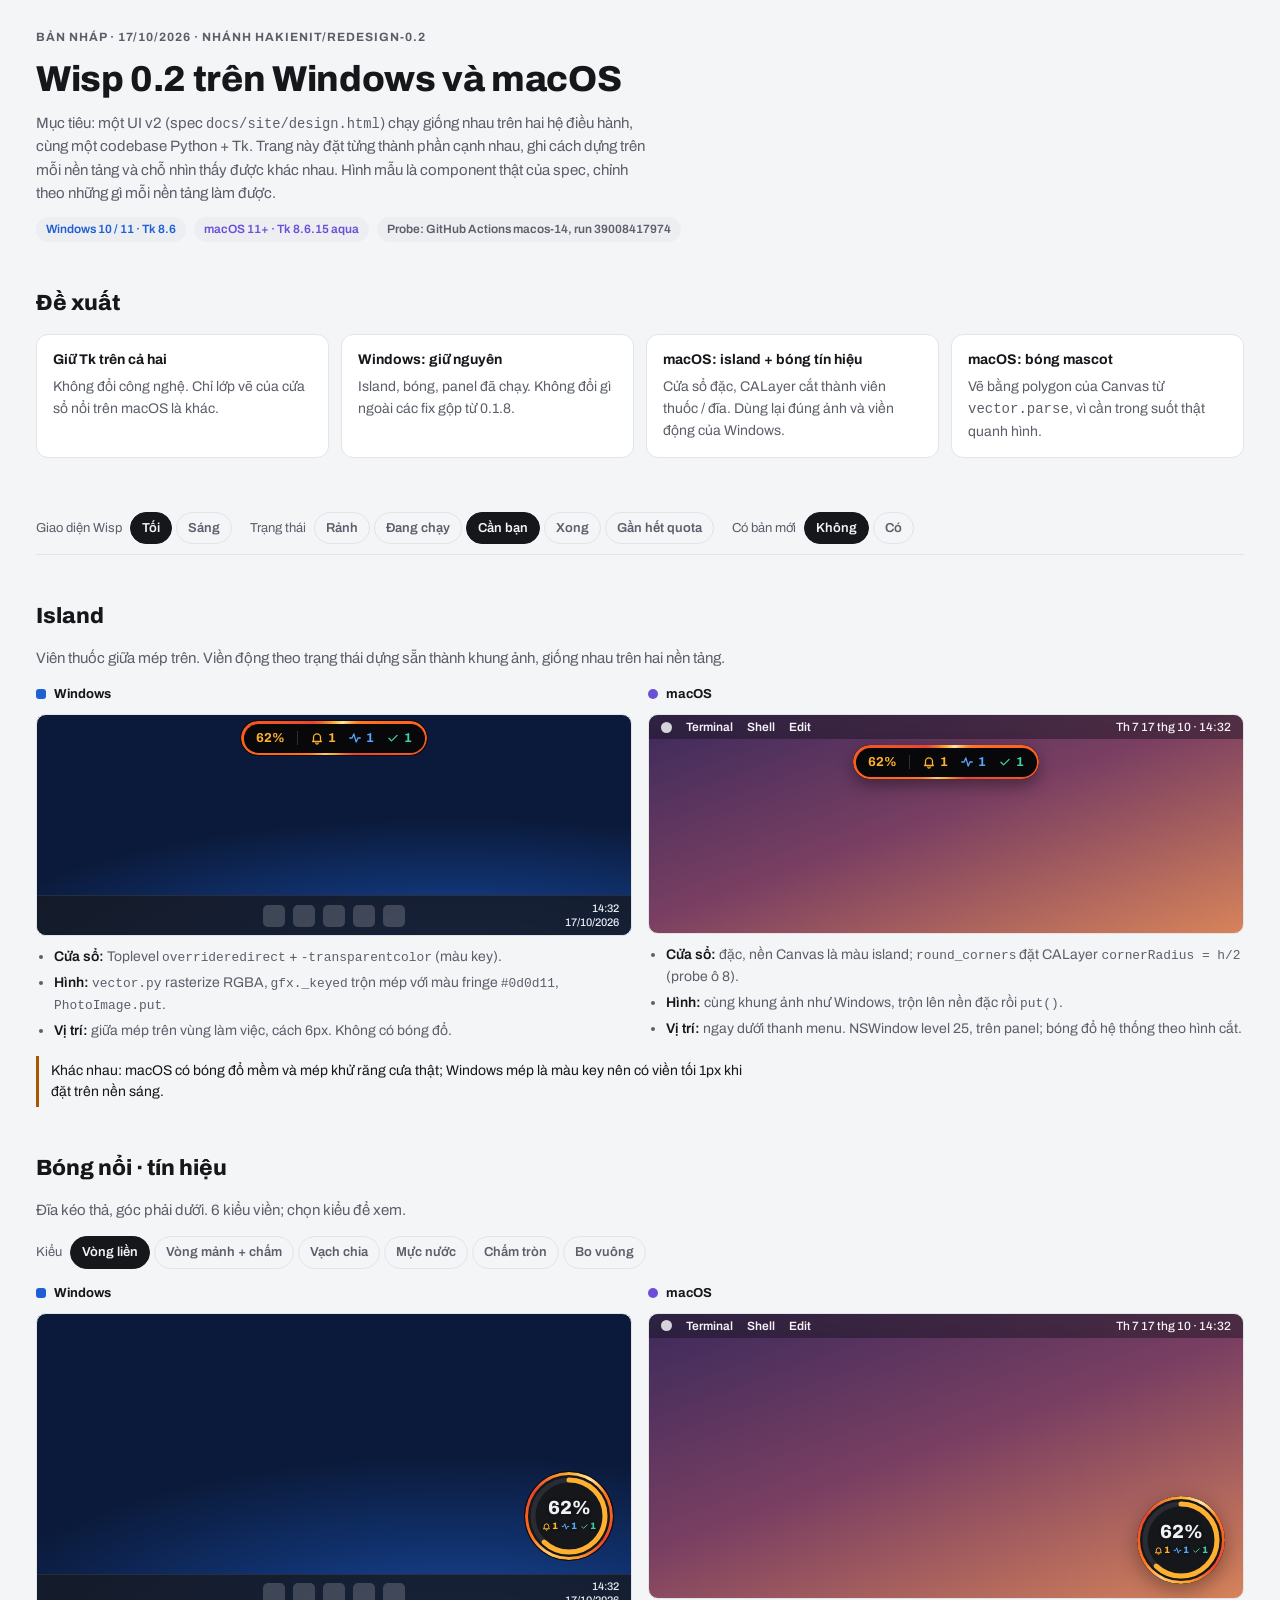
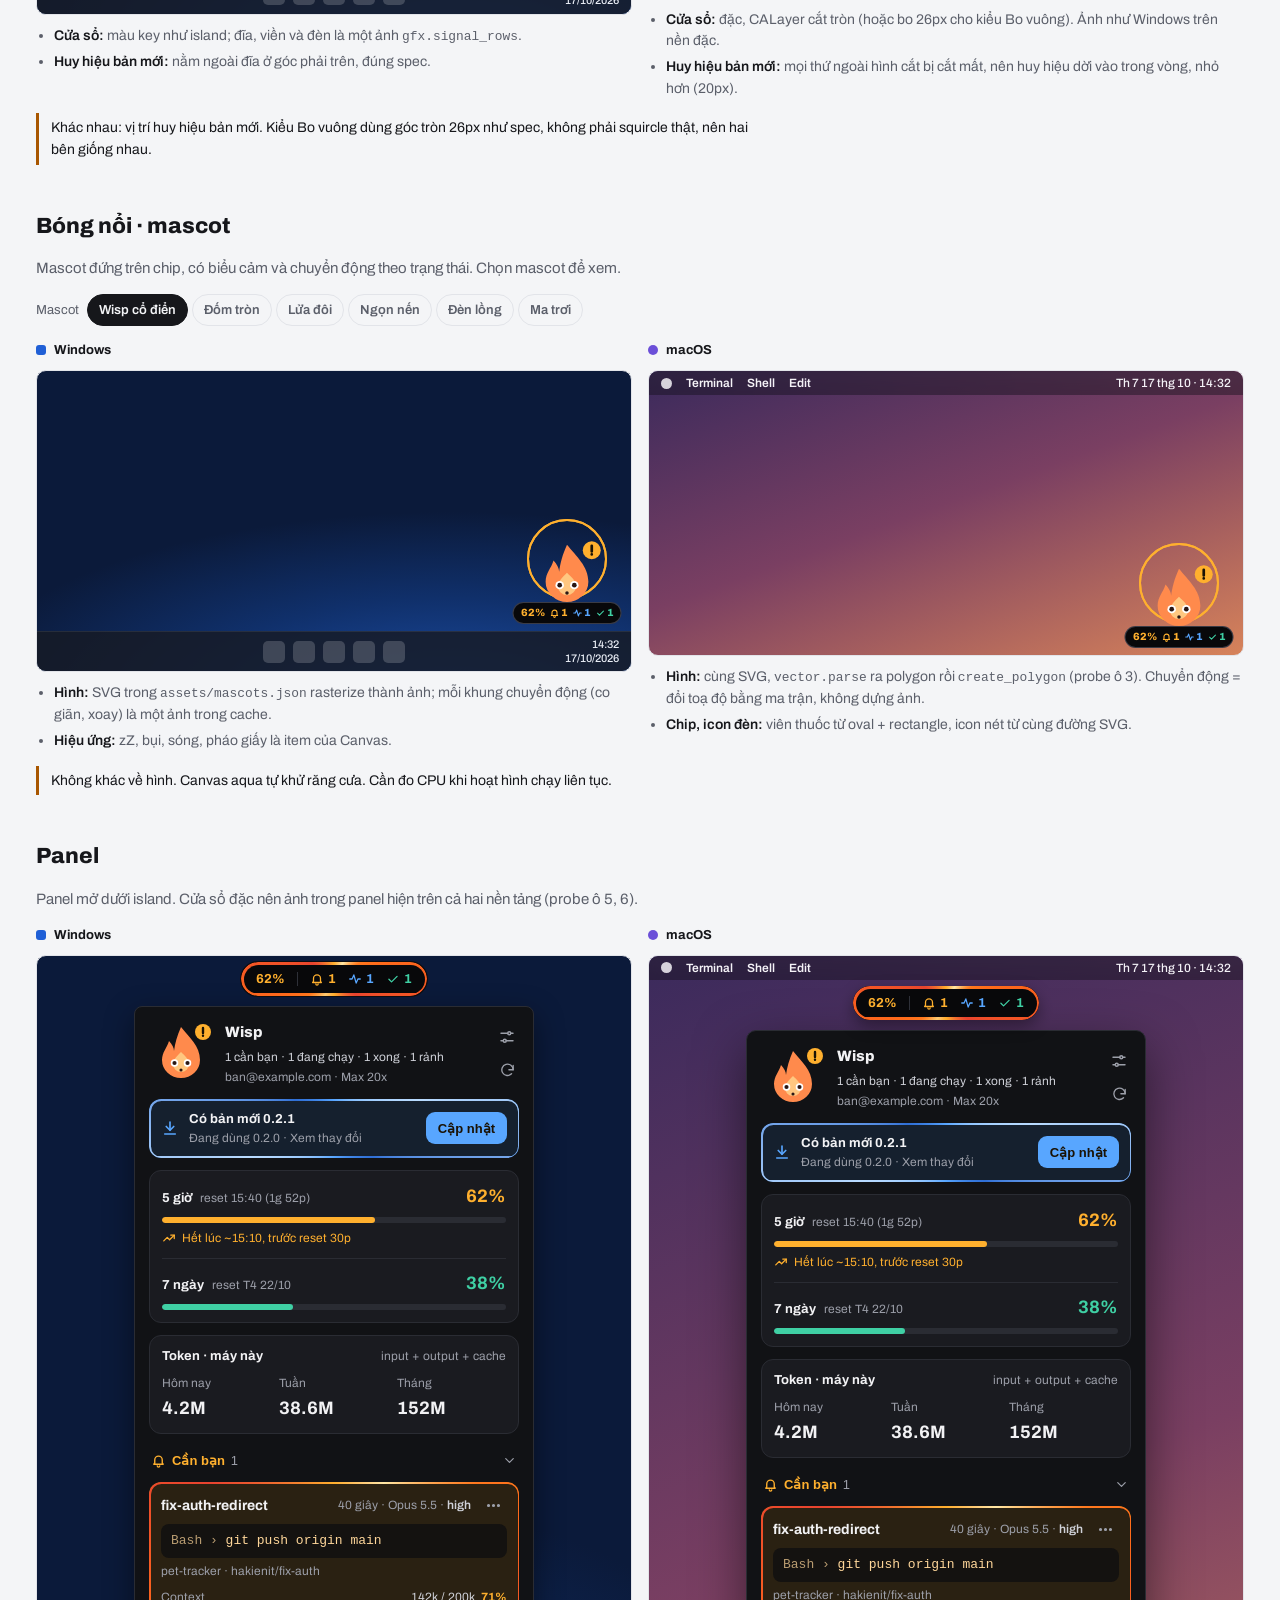
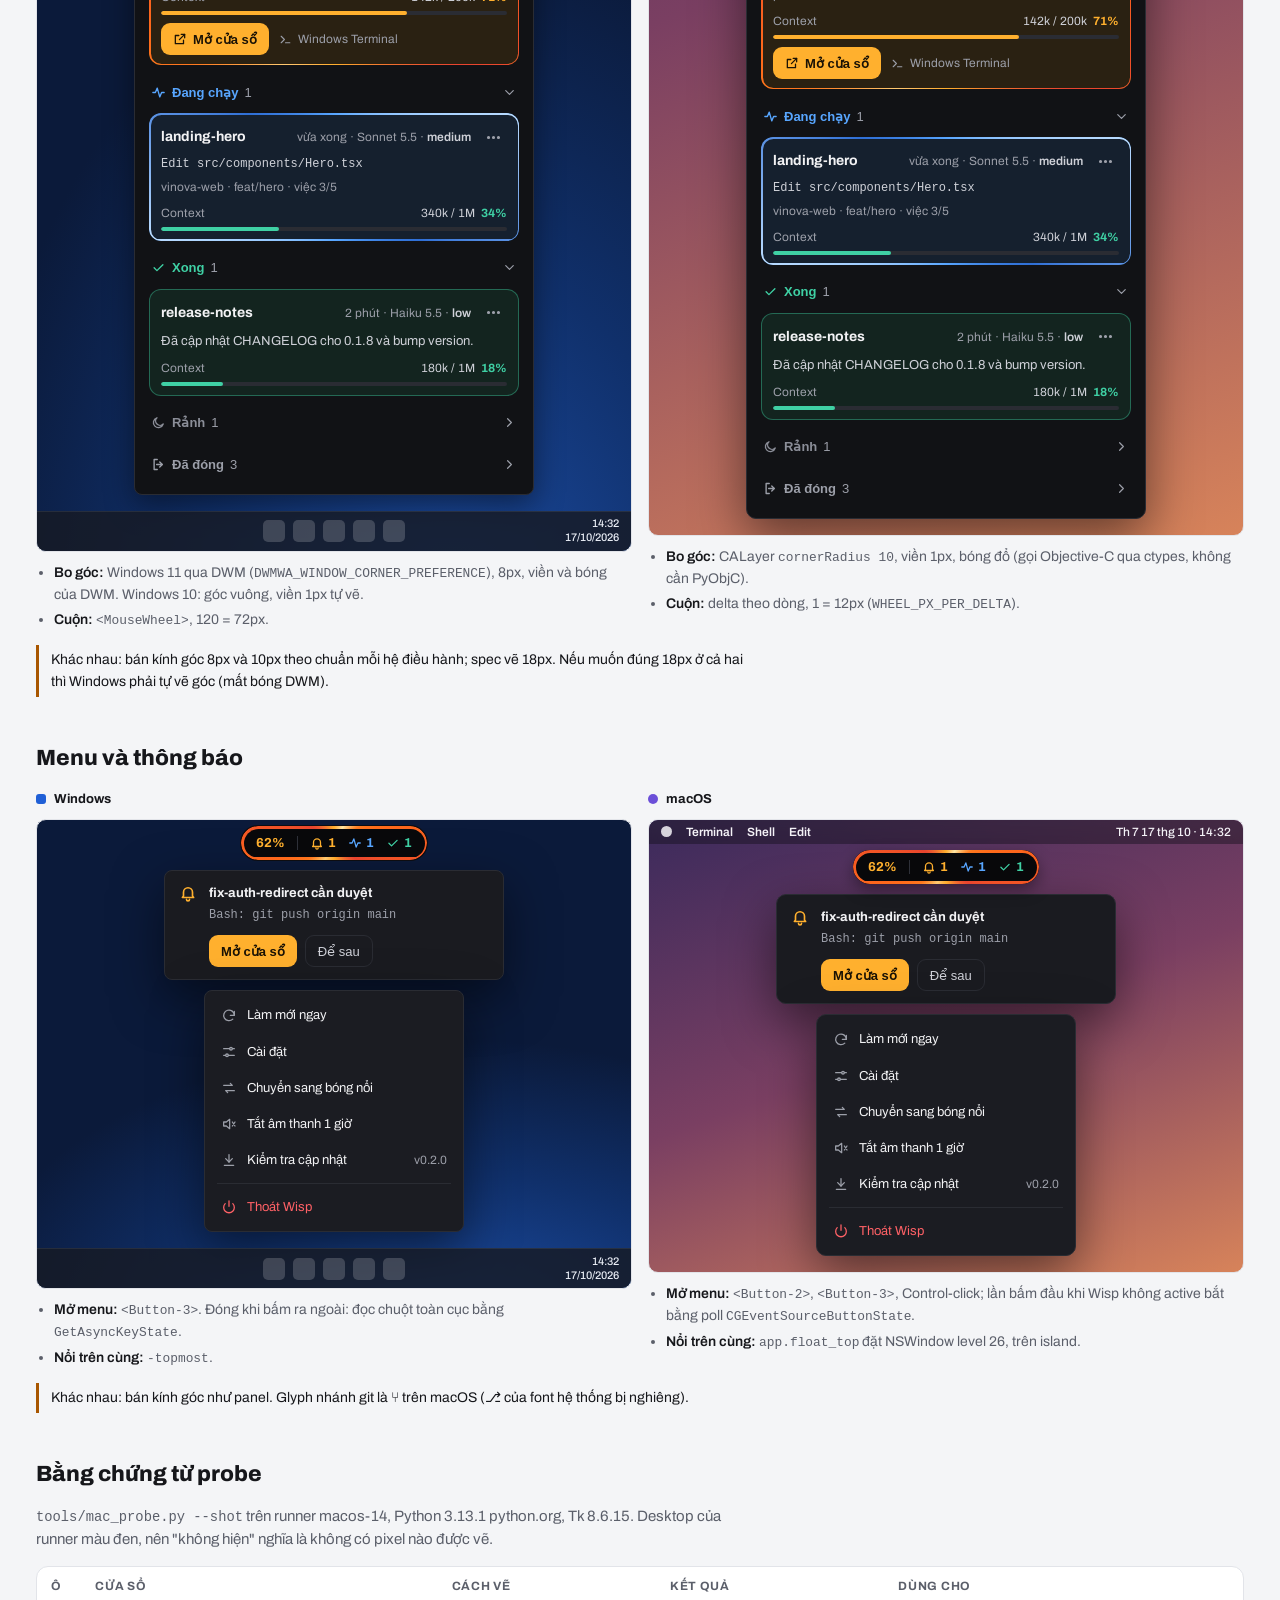
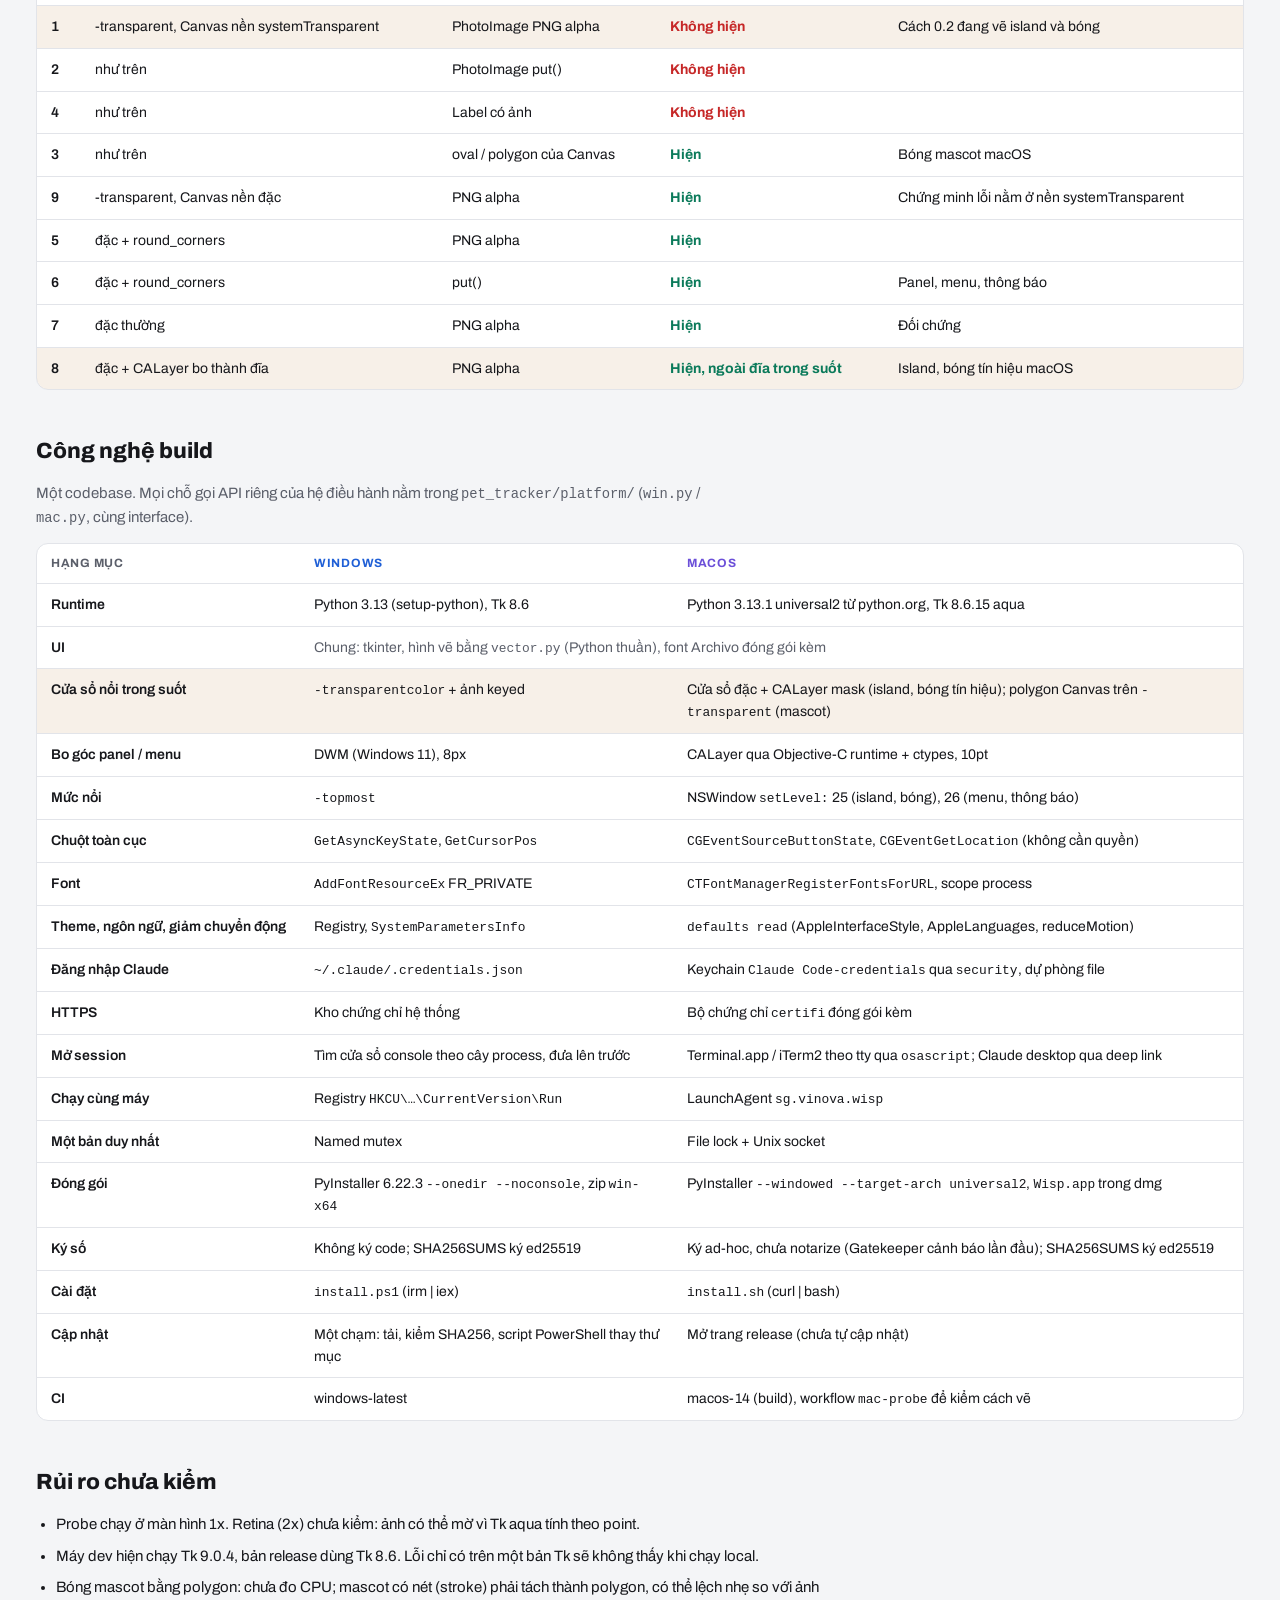
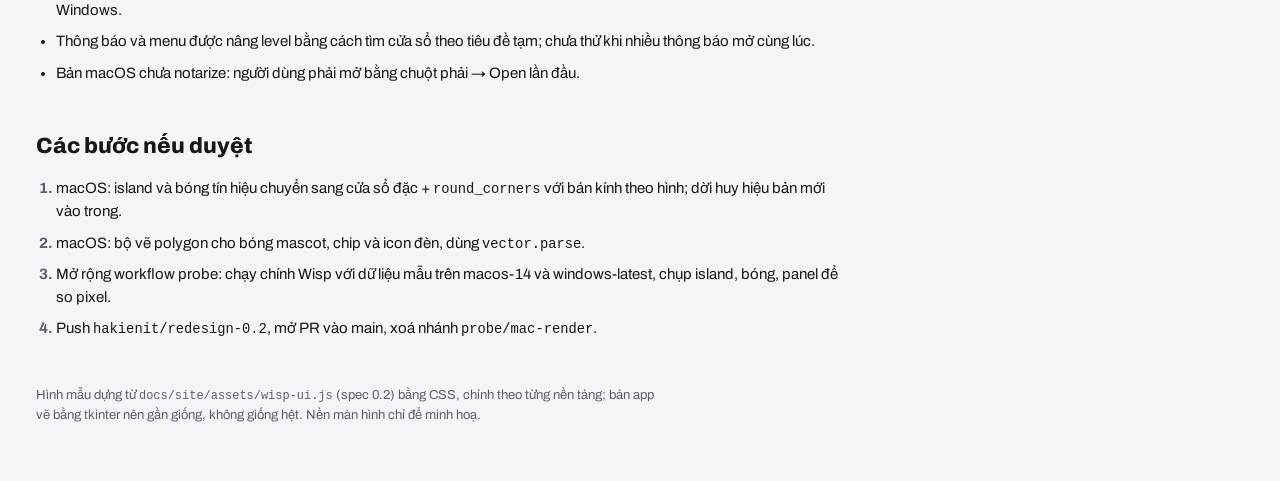
<file: docs/site/platform-compare.html>
<!doctype html>
<html lang="vi">
<head>
<meta charset="utf-8">
<meta name="viewport" content="width=device-width, initial-scale=1, viewport-fit=cover">
<title>Wisp 0.2 Windows vs macOS</title>
<link rel="icon" href="img/favicon.png" type="image/png">
<link rel="preconnect" href="https://fonts.googleapis.com">
<link rel="preconnect" href="https://fonts.gstatic.com" crossorigin>
<link href="https://fonts.googleapis.com/css2?family=Archivo:wght@400;500;600;700;800&display=swap" rel="stylesheet">
<link rel="stylesheet" href="assets/wisp-ui.css">
<style>
/* Bố cục: cột đọc hẹp cho chữ, mỗi thành phần là một cặp màn hình Windows | macOS đặt cạnh nhau, ghi chú công nghệ ngay dưới từng màn hình. */
:root {
  --bg: #f4f5f7; --surface: #ffffff; --ink: #16171b; --mut: #5b5f6a; --line: #e2e4e9;
  --accent: #a85600; --win: #1f5fd6; --mac: #6b4fd8; --ok: #0b7a5a; --bad: #c62828; --chip: #eceef2;
  --f-body: 'Archivo', system-ui, -apple-system, 'Segoe UI', sans-serif;
  --f-mono: 'Cascadia Mono', Consolas, 'SF Mono', Menlo, monospace;
}
@media (prefers-color-scheme: dark) { :root:not([data-theme="light"]) {
  --bg: #0f1013; --surface: #17181d; --ink: #ebecf0; --mut: #a2a6b1; --line: #2a2c33;
  --accent: #ffb02e; --win: #58a6ff; --mac: #b39cff; --ok: #3fd0a4; --bad: #ff6166; --chip: #22242a; color-scheme: dark } }
:root[data-theme="dark"] {
  --bg: #0f1013; --surface: #17181d; --ink: #ebecf0; --mut: #a2a6b1; --line: #2a2c33;
  --accent: #ffb02e; --win: #58a6ff; --mac: #b39cff; --ok: #3fd0a4; --bad: #ff6166; --chip: #22242a; color-scheme: dark }
* { box-sizing: border-box }
body { margin: 0; background: var(--bg); color: var(--ink); font-family: var(--f-body); font-size: 15px; line-height: 1.55 }
.wrap { max-width: 1240px; margin: 0 auto; padding-block: 28px 64px;
  padding-left: max(16px, env(safe-area-inset-left, 0px)); padding-right: max(16px, env(safe-area-inset-right, 0px));
  display: flex; flex-direction: column; gap: 44px }
h1 { font-size: clamp(26px, 4vw, 36px); line-height: 1.15; margin: 0; font-weight: 800; text-wrap: balance; letter-spacing: -.01em }
h2 { font-size: 22px; margin: 0; font-weight: 800; text-wrap: balance }
h3 { font-size: 15px; margin: 0; font-weight: 700 }
p { margin: 0 }
.lead { color: var(--mut); max-width: 68ch }
.eyebrow { font-size: 12px; font-weight: 700; letter-spacing: .08em; text-transform: uppercase; color: var(--mut) }
.head { display: flex; flex-direction: column; gap: 12px }
.meta { display: flex; flex-wrap: wrap; gap: 8px }
.pill { font-size: 12px; font-weight: 600; padding: 3px 10px; border-radius: 999px; background: var(--chip); color: var(--mut) }
.pill.w { color: var(--win) } .pill.m { color: var(--mac) }
.mono { font-family: var(--f-mono); font-size: .92em }

/* quyết định */
.decide { display: grid; grid-template-columns: repeat(auto-fit, minmax(250px, 1fr)); gap: 12px }
.decide div { background: var(--surface); border: 1px solid var(--line); border-radius: 12px; padding: 14px 16px; display: flex; flex-direction: column; gap: 6px; min-width: 0 }
.decide b { font-size: 14px }
.decide span { color: var(--mut); font-size: 14px }

/* điều khiển mẫu */
.ctl { position: sticky; top: env(safe-area-inset-top, 0px); z-index: 20; background: var(--bg); border-bottom: 1px solid var(--line);
  padding-block: 10px; display: flex; flex-wrap: wrap; gap: 8px 18px; align-items: center }
body::before { content: ""; position: fixed; inset: 0 0 auto; height: env(safe-area-inset-top, 0px); z-index: 10; background: var(--bg) }
.seg { display: inline-flex; flex-wrap: wrap; gap: 4px; align-items: center }
.seg .t { font-size: 13px; color: var(--mut); margin-right: 4px }
.seg button { font: inherit; font-size: 13px; font-weight: 600; padding: 5px 11px; min-height: 32px; border-radius: 999px;
  border: 1px solid var(--line); background: transparent; color: var(--mut); cursor: pointer }
.seg button[aria-pressed="true"] { background: var(--ink); color: var(--bg); border-color: var(--ink) }
.seg button:focus-visible, .tog:focus-visible { outline: 2px solid var(--accent); outline-offset: 2px }

/* một thành phần */
.comp { display: flex; flex-direction: column; gap: 14px }
.comp > p.lead { max-width: 80ch }
.pair { display: grid; grid-template-columns: repeat(2, minmax(0, 1fr)); gap: 16px }
@media (max-width: 860px) { .pair { grid-template-columns: minmax(0, 1fr) } }
.side { display: flex; flex-direction: column; gap: 10px; min-width: 0 }
.side .lab { display: flex; align-items: center; gap: 8px; font-size: 13px; font-weight: 700 }
.side .lab i { width: 10px; height: 10px; border-radius: 3px; display: block }
.side.win .lab i { background: var(--win) } .side.mac .lab i { background: var(--mac); border-radius: 50% }
.how { margin: 0; padding-left: 18px; color: var(--mut); font-size: 14px; display: flex; flex-direction: column; gap: 4px }
.how b { color: var(--ink); font-weight: 600 }
.diff { font-size: 14px; border-left: 3px solid var(--accent); padding: 4px 0 4px 12px; max-width: 90ch }

/* màn hình giả lập: nền cố định theo hệ điều hành, không theo theme của trang */
.screen { position: relative; border-radius: 10px; overflow: hidden; border: 1px solid var(--line); display: flex; flex-direction: column; min-height: 220px }
.screen.win { background: radial-gradient(120% 90% at 70% 110%, #1d4fa8 0%, #10306b 38%, #0b1a3a 70%), #0b1a3a }
.screen.mac { background: linear-gradient(160deg, #3b2a5c 0%, #7a3f62 48%, #d7835a 100%) }
.screen.light.win { background: radial-gradient(120% 90% at 70% 110%, #a9c8f5 0%, #d6e4f8 45%, #eef3fb 80%), #eef3fb }
.screen.light.mac { background: linear-gradient(160deg, #cfd8ef 0%, #e8d7e6 50%, #f6dfcf 100%) }
.desk { position: relative; flex: 1; display: flex; flex-direction: column; align-items: center; padding: 6px 12px 16px; gap: 10px; min-height: 180px }
.menubar { height: 24px; flex: none; display: flex; align-items: center; gap: 14px; padding: 0 12px; font: 600 12px/1 -apple-system, 'Helvetica Neue', var(--f-body);
  background: rgba(20, 16, 28, .45); color: #f4f2f7; backdrop-filter: blur(12px) }
.screen.light .menubar { background: rgba(255, 255, 255, .55); color: #1c1c22 }
.menubar .r { margin-left: auto; font-weight: 500 }
.menubar .dot { width: 11px; height: 11px; border-radius: 50%; background: currentColor; opacity: .85 }
.taskbar { height: 40px; flex: none; display: flex; align-items: center; justify-content: center; gap: 8px; position: relative;
  background: rgba(22, 26, 36, .82); border-top: 1px solid rgba(255, 255, 255, .08) }
.screen.light .taskbar { background: rgba(243, 245, 249, .9); border-top-color: rgba(0, 0, 0, .08) }
.taskbar i { width: 22px; height: 22px; border-radius: 5px; background: rgba(255, 255, 255, .18); display: block }
.screen.light .taskbar i { background: rgba(0, 0, 0, .12) }
.taskbar .clock { position: absolute; right: 12px; font: 500 11px/1.25 'Segoe UI', var(--f-body); color: #e9edf5; text-align: right }
.screen.light .taskbar .clock { color: #1c1f26 }
.corner { position: absolute; right: 18px; bottom: 14px }
.desk.tall { min-height: 260px }

/* chỗ khác nhau giữa hai nền tảng, áp lên component của spec */
.win .isl-host > div { box-shadow: 0 0 0 1px #0d0d11 !important }             /* mép color key trộn với màu fringe, không có bóng mềm */
.mac .isl-host > div { box-shadow: 0 6px 16px rgba(0, 0, 0, .38) !important }  /* bóng đổ NSWindow theo hình cắt của CALayer */
.screen.light.mac .isl-host > div { box-shadow: 0 0 0 1px #d5d8de, 0 6px 16px rgba(20, 30, 50, .25) !important }
.win .sig-host > div > div:first-child { box-shadow: 0 0 0 1px #0d0d11 !important }
.mac .sig-host { filter: drop-shadow(0 6px 10px rgba(0, 0, 0, .35)) }
.mac .sig-host > div { overflow: hidden; border-radius: 50% }
.mac .sig-host.sq > div { border-radius: 26px }
.mac .sig-host > div > span { right: 9px !important; top: 9px !important; box-shadow: none !important; width: 20px !important; height: 20px !important }
.mac .sig-host.sq > div > span { right: 7px !important; top: 7px !important }
.win .panel-host > div { border-radius: 8px !important; box-shadow: 0 10px 30px rgba(0, 0, 0, .45) !important }
.mac .panel-host > div { border-radius: 10px !important }
.win .menu-host > div > div > div:last-child { border-radius: 8px !important }
.mac .menu-host > div > div > div:last-child { border-radius: 10px !important }
.win .toast-host > div { border-radius: 8px !important }
.mac .toast-host > div { border-radius: 10px !important }
.menu-host .lb { display: none }
.scale { transform-origin: top center }
@media (max-width: 520px) { .scale { transform: scale(.8); margin-bottom: -18% } }

/* bảng */
.tbl { overflow-x: auto; border: 1px solid var(--line); border-radius: 12px; background: var(--surface) }
table { border-collapse: collapse; width: 100%; min-width: 720px; font-size: 14px }
th, td { text-align: left; vertical-align: top; padding: 10px 14px; border-bottom: 1px solid var(--line) }
tr:last-child td { border-bottom: 0 }
th { font-size: 12px; letter-spacing: .06em; text-transform: uppercase; color: var(--mut); font-weight: 700 }
th.w { color: var(--win) } th.m { color: var(--mac) }
td:first-child { font-weight: 600; white-space: nowrap }
td .same { color: var(--mut) }
.res { font-weight: 700; font-variant-numeric: tabular-nums; white-space: nowrap }
.res.ok { color: var(--ok) } .res.no { color: var(--bad) }
.hl td { background: color-mix(in srgb, var(--accent) 9%, transparent) }

ol.steps, ul.risks { margin: 0; padding-left: 20px; display: flex; flex-direction: column; gap: 8px; max-width: 90ch }
ol.steps li::marker { font-weight: 700; color: var(--mut) }
footer { color: var(--mut); font-size: 13px; max-width: 90ch }
@media (prefers-reduced-motion: reduce) { *, *::before, *::after { animation: none !important; transition: none !important } }
</style>
</head>
<body>

<div class="wrap">
  <header class="head">
    <span class="eyebrow">Bản nháp · 17/10/2026 · nhánh hakienit/redesign-0.2</span>
    <h1>Wisp 0.2 trên Windows và macOS</h1>
    <p class="lead">Mục tiêu: một UI v2 (spec <span class="mono">docs/site/design.html</span>) chạy giống nhau trên hai hệ điều hành, cùng một codebase Python + Tk. Trang này đặt từng thành phần cạnh nhau, ghi cách dựng trên mỗi nền tảng và chỗ nhìn thấy được khác nhau. Hình mẫu là component thật của spec, chỉnh theo những gì mỗi nền tảng làm được.</p>
    <div class="meta"><span class="pill w">Windows 10 / 11 · Tk 8.6</span><span class="pill m">macOS 11+ · Tk 8.6.15 aqua</span><span class="pill">Probe: GitHub Actions macos-14, run 39008417974</span></div>
  </header>

  <section class="comp" aria-labelledby="h-decide">
    <h2 id="h-decide">Đề xuất</h2>
    <div class="decide">
      <div><b>Giữ Tk trên cả hai</b><span>Không đổi công nghệ. Chỉ lớp vẽ của cửa sổ nổi trên macOS là khác.</span></div>
      <div><b>Windows: giữ nguyên</b><span>Island, bóng, panel đã chạy. Không đổi gì ngoài các fix gộp từ 0.1.8.</span></div>
      <div><b>macOS: island + bóng tín hiệu</b><span>Cửa sổ đặc, CALayer cắt thành viên thuốc / đĩa. Dùng lại đúng ảnh và viền động của Windows.</span></div>
      <div><b>macOS: bóng mascot</b><span>Vẽ bằng polygon của Canvas từ <span class="mono">vector.parse</span>, vì cần trong suốt thật quanh hình.</span></div>
    </div>
  </section>

  <div class="ctl" role="toolbar" aria-label="Tuỳ chọn hình mẫu">
    <div class="seg" id="c-theme"><span class="t">Giao diện Wisp</span></div>
    <div class="seg" id="c-state"><span class="t">Trạng thái</span></div>
    <div class="seg" id="c-upd"><span class="t">Có bản mới</span></div>
  </div>

  <section class="comp" aria-labelledby="h-isl">
    <h2 id="h-isl">Island</h2>
    <p class="lead">Viên thuốc giữa mép trên. Viền động theo trạng thái dựng sẵn thành khung ảnh, giống nhau trên hai nền tảng.</p>
    <div class="pair">
      <div class="side win"><span class="lab"><i></i>Windows</span><div class="screen win" data-k="isl"></div>
        <ul class="how">
          <li><b>Cửa sổ:</b> Toplevel <span class="mono">overrideredirect</span> + <span class="mono">-transparentcolor</span> (màu key).</li>
          <li><b>Hình:</b> <span class="mono">vector.py</span> rasterize RGBA, <span class="mono">gfx._keyed</span> trộn mép với màu fringe <span class="mono">#0d0d11</span>, <span class="mono">PhotoImage.put</span>.</li>
          <li><b>Vị trí:</b> giữa mép trên vùng làm việc, cách 6px. Không có bóng đổ.</li>
        </ul></div>
      <div class="side mac"><span class="lab"><i></i>macOS</span><div class="screen mac" data-k="isl"></div>
        <ul class="how">
          <li><b>Cửa sổ:</b> đặc, nền Canvas là màu island; <span class="mono">round_corners</span> đặt CALayer <span class="mono">cornerRadius = h/2</span> (probe ô 8).</li>
          <li><b>Hình:</b> cùng khung ảnh như Windows, trộn lên nền đặc rồi <span class="mono">put()</span>.</li>
          <li><b>Vị trí:</b> ngay dưới thanh menu. NSWindow level 25, trên panel; bóng đổ hệ thống theo hình cắt.</li>
        </ul></div>
    </div>
    <p class="diff">Khác nhau: macOS có bóng đổ mềm và mép khử răng cưa thật; Windows mép là màu key nên có viền tối 1px khi đặt trên nền sáng.</p>
  </section>

  <section class="comp" aria-labelledby="h-sig">
    <h2 id="h-sig">Bóng nổi · tín hiệu</h2>
    <p class="lead">Đĩa kéo thả, góc phải dưới. 6 kiểu viền; chọn kiểu để xem.</p>
    <div class="seg" id="c-sig"><span class="t">Kiểu</span></div>
    <div class="pair">
      <div class="side win"><span class="lab"><i></i>Windows</span><div class="screen win" data-k="sig"></div>
        <ul class="how">
          <li><b>Cửa sổ:</b> màu key như island; đĩa, viền và đèn là một ảnh <span class="mono">gfx.signal_rows</span>.</li>
          <li><b>Huy hiệu bản mới:</b> nằm ngoài đĩa ở góc phải trên, đúng spec.</li>
        </ul></div>
      <div class="side mac"><span class="lab"><i></i>macOS</span><div class="screen mac" data-k="sig"></div>
        <ul class="how">
          <li><b>Cửa sổ:</b> đặc, CALayer cắt tròn (hoặc bo 26px cho kiểu Bo vuông). Ảnh như Windows trên nền đặc.</li>
          <li><b>Huy hiệu bản mới:</b> mọi thứ ngoài hình cắt bị cắt mất, nên huy hiệu dời vào trong vòng, nhỏ hơn (20px).</li>
        </ul></div>
    </div>
    <p class="diff">Khác nhau: vị trí huy hiệu bản mới. Kiểu Bo vuông dùng góc tròn 26px như spec, không phải squircle thật, nên hai bên giống nhau.</p>
  </section>

  <section class="comp" aria-labelledby="h-mb">
    <h2 id="h-mb">Bóng nổi · mascot</h2>
    <p class="lead">Mascot đứng trên chip, có biểu cảm và chuyển động theo trạng thái. Chọn mascot để xem.</p>
    <div class="seg" id="c-mascot"><span class="t">Mascot</span></div>
    <div class="pair">
      <div class="side win"><span class="lab"><i></i>Windows</span><div class="screen win" data-k="mb"></div>
        <ul class="how">
          <li><b>Hình:</b> SVG trong <span class="mono">assets/mascots.json</span> rasterize thành ảnh; mỗi khung chuyển động (co giãn, xoay) là một ảnh trong cache.</li>
          <li><b>Hiệu ứng:</b> zZ, bụi, sóng, pháo giấy là item của Canvas.</li>
        </ul></div>
      <div class="side mac"><span class="lab"><i></i>macOS</span><div class="screen mac" data-k="mb"></div>
        <ul class="how">
          <li><b>Hình:</b> cùng SVG, <span class="mono">vector.parse</span> ra polygon rồi <span class="mono">create_polygon</span> (probe ô 3). Chuyển động = đổi toạ độ bằng ma trận, không dựng ảnh.</li>
          <li><b>Chip, icon đèn:</b> viên thuốc từ oval + rectangle, icon nét từ cùng đường SVG.</li>
        </ul></div>
    </div>
    <p class="diff">Không khác về hình. Canvas aqua tự khử răng cưa. Cần đo CPU khi hoạt hình chạy liên tục.</p>
  </section>

  <section class="comp" aria-labelledby="h-panel">
    <h2 id="h-panel">Panel</h2>
    <p class="lead">Panel mở dưới island. Cửa sổ đặc nên ảnh trong panel hiện trên cả hai nền tảng (probe ô 5, 6).</p>
    <div class="pair">
      <div class="side win"><span class="lab"><i></i>Windows</span><div class="screen win" data-k="panel"></div>
        <ul class="how">
          <li><b>Bo góc:</b> Windows 11 qua DWM (<span class="mono">DWMWA_WINDOW_CORNER_PREFERENCE</span>), 8px, viền và bóng của DWM. Windows 10: góc vuông, viền 1px tự vẽ.</li>
          <li><b>Cuộn:</b> <span class="mono">&lt;MouseWheel&gt;</span>, 120 = 72px.</li>
        </ul></div>
      <div class="side mac"><span class="lab"><i></i>macOS</span><div class="screen mac" data-k="panel"></div>
        <ul class="how">
          <li><b>Bo góc:</b> CALayer <span class="mono">cornerRadius 10</span>, viền 1px, bóng đổ (gọi Objective-C qua ctypes, không cần PyObjC).</li>
          <li><b>Cuộn:</b> delta theo dòng, 1 = 12px (<span class="mono">WHEEL_PX_PER_DELTA</span>).</li>
        </ul></div>
    </div>
    <p class="diff">Khác nhau: bán kính góc 8px và 10px theo chuẩn mỗi hệ điều hành; spec vẽ 18px. Nếu muốn đúng 18px ở cả hai thì Windows phải tự vẽ góc (mất bóng DWM).</p>
  </section>

  <section class="comp" aria-labelledby="h-menu">
    <h2 id="h-menu">Menu và thông báo</h2>
    <div class="pair">
      <div class="side win"><span class="lab"><i></i>Windows</span><div class="screen win" data-k="menu"></div>
        <ul class="how">
          <li><b>Mở menu:</b> <span class="mono">&lt;Button-3&gt;</span>. Đóng khi bấm ra ngoài: đọc chuột toàn cục bằng <span class="mono">GetAsyncKeyState</span>.</li>
          <li><b>Nổi trên cùng:</b> <span class="mono">-topmost</span>.</li>
        </ul></div>
      <div class="side mac"><span class="lab"><i></i>macOS</span><div class="screen mac" data-k="menu"></div>
        <ul class="how">
          <li><b>Mở menu:</b> <span class="mono">&lt;Button-2&gt;</span>, <span class="mono">&lt;Button-3&gt;</span>, Control-click; lần bấm đầu khi Wisp không active bắt bằng poll <span class="mono">CGEventSourceButtonState</span>.</li>
          <li><b>Nổi trên cùng:</b> <span class="mono">app.float_top</span> đặt NSWindow level 26, trên island.</li>
        </ul></div>
    </div>
    <p class="diff">Khác nhau: bán kính góc như panel. Glyph nhánh git là ⑂ trên macOS (⎇ của font hệ thống bị nghiêng).</p>
  </section>

  <section class="comp" aria-labelledby="h-probe">
    <h2 id="h-probe">Bằng chứng từ probe</h2>
    <p class="lead"><span class="mono">tools/mac_probe.py --shot</span> trên runner macos-14, Python 3.13.1 python.org, Tk 8.6.15. Desktop của runner màu đen, nên "không hiện" nghĩa là không có pixel nào được vẽ.</p>
    <div class="tbl"><table>
      <thead><tr><th>Ô</th><th>Cửa sổ</th><th>Cách vẽ</th><th>Kết quả</th><th>Dùng cho</th></tr></thead>
      <tbody>
        <tr class="hl"><td>1</td><td>-transparent, Canvas nền systemTransparent</td><td>PhotoImage PNG alpha</td><td class="res no">Không hiện</td><td>Cách 0.2 đang vẽ island và bóng</td></tr>
        <tr><td>2</td><td>như trên</td><td>PhotoImage put()</td><td class="res no">Không hiện</td><td></td></tr>
        <tr><td>4</td><td>như trên</td><td>Label có ảnh</td><td class="res no">Không hiện</td><td></td></tr>
        <tr><td>3</td><td>như trên</td><td>oval / polygon của Canvas</td><td class="res ok">Hiện</td><td>Bóng mascot macOS</td></tr>
        <tr><td>9</td><td>-transparent, Canvas nền đặc</td><td>PNG alpha</td><td class="res ok">Hiện</td><td>Chứng minh lỗi nằm ở nền systemTransparent</td></tr>
        <tr><td>5</td><td>đặc + round_corners</td><td>PNG alpha</td><td class="res ok">Hiện</td><td></td></tr>
        <tr><td>6</td><td>đặc + round_corners</td><td>put()</td><td class="res ok">Hiện</td><td>Panel, menu, thông báo</td></tr>
        <tr><td>7</td><td>đặc thường</td><td>PNG alpha</td><td class="res ok">Hiện</td><td>Đối chứng</td></tr>
        <tr class="hl"><td>8</td><td>đặc + CALayer bo thành đĩa</td><td>PNG alpha</td><td class="res ok">Hiện, ngoài đĩa trong suốt</td><td>Island, bóng tín hiệu macOS</td></tr>
      </tbody>
    </table></div>
  </section>

  <section class="comp" aria-labelledby="h-tech">
    <h2 id="h-tech">Công nghệ build</h2>
    <p class="lead">Một codebase. Mọi chỗ gọi API riêng của hệ điều hành nằm trong <span class="mono">pet_tracker/platform/</span> (<span class="mono">win.py</span> / <span class="mono">mac.py</span>, cùng interface).</p>
    <div class="tbl"><table>
      <thead><tr><th>Hạng mục</th><th class="w">Windows</th><th class="m">macOS</th></tr></thead>
      <tbody>
        <tr><td>Runtime</td><td>Python 3.13 (setup-python), Tk 8.6</td><td>Python 3.13.1 universal2 từ python.org, Tk 8.6.15 aqua</td></tr>
        <tr><td>UI</td><td colspan="2"><span class="same">Chung: tkinter, hình vẽ bằng <span class="mono">vector.py</span> (Python thuần), font Archivo đóng gói kèm</span></td></tr>
        <tr class="hl"><td>Cửa sổ nổi trong suốt</td><td><span class="mono">-transparentcolor</span> + ảnh keyed</td><td>Cửa sổ đặc + CALayer mask (island, bóng tín hiệu); polygon Canvas trên <span class="mono">-transparent</span> (mascot)</td></tr>
        <tr><td>Bo góc panel / menu</td><td>DWM (Windows 11), 8px</td><td>CALayer qua Objective-C runtime + ctypes, 10pt</td></tr>
        <tr><td>Mức nổi</td><td><span class="mono">-topmost</span></td><td>NSWindow <span class="mono">setLevel:</span> 25 (island, bóng), 26 (menu, thông báo)</td></tr>
        <tr><td>Chuột toàn cục</td><td><span class="mono">GetAsyncKeyState</span>, <span class="mono">GetCursorPos</span></td><td><span class="mono">CGEventSourceButtonState</span>, <span class="mono">CGEventGetLocation</span> (không cần quyền)</td></tr>
        <tr><td>Font</td><td><span class="mono">AddFontResourceEx</span> FR_PRIVATE</td><td><span class="mono">CTFontManagerRegisterFontsForURL</span>, scope process</td></tr>
        <tr><td>Theme, ngôn ngữ, giảm chuyển động</td><td>Registry, <span class="mono">SystemParametersInfo</span></td><td><span class="mono">defaults read</span> (AppleInterfaceStyle, AppleLanguages, reduceMotion)</td></tr>
        <tr><td>Đăng nhập Claude</td><td><span class="mono">~/.claude/.credentials.json</span></td><td>Keychain <span class="mono">Claude Code-credentials</span> qua <span class="mono">security</span>, dự phòng file</td></tr>
        <tr><td>HTTPS</td><td>Kho chứng chỉ hệ thống</td><td>Bộ chứng chỉ <span class="mono">certifi</span> đóng gói kèm</td></tr>
        <tr><td>Mở session</td><td>Tìm cửa sổ console theo cây process, đưa lên trước</td><td>Terminal.app / iTerm2 theo tty qua <span class="mono">osascript</span>; Claude desktop qua deep link</td></tr>
        <tr><td>Chạy cùng máy</td><td>Registry <span class="mono">HKCU\…\CurrentVersion\Run</span></td><td>LaunchAgent <span class="mono">sg.vinova.wisp</span></td></tr>
        <tr><td>Một bản duy nhất</td><td>Named mutex</td><td>File lock + Unix socket</td></tr>
        <tr><td>Đóng gói</td><td>PyInstaller 6.22.3 <span class="mono">--onedir --noconsole</span>, zip <span class="mono">win-x64</span></td><td>PyInstaller <span class="mono">--windowed --target-arch universal2</span>, <span class="mono">Wisp.app</span> trong dmg</td></tr>
        <tr><td>Ký số</td><td>Không ký code; SHA256SUMS ký ed25519</td><td>Ký ad-hoc, chưa notarize (Gatekeeper cảnh báo lần đầu); SHA256SUMS ký ed25519</td></tr>
        <tr><td>Cài đặt</td><td><span class="mono">install.ps1</span> (irm | iex)</td><td><span class="mono">install.sh</span> (curl | bash)</td></tr>
        <tr><td>Cập nhật</td><td>Một chạm: tải, kiểm SHA256, script PowerShell thay thư mục</td><td>Mở trang release (chưa tự cập nhật)</td></tr>
        <tr><td>CI</td><td>windows-latest</td><td>macos-14 (build), workflow <span class="mono">mac-probe</span> để kiểm cách vẽ</td></tr>
      </tbody>
    </table></div>
  </section>

  <section class="comp" aria-labelledby="h-risk">
    <h2 id="h-risk">Rủi ro chưa kiểm</h2>
    <ul class="risks">
      <li>Probe chạy ở màn hình 1x. Retina (2x) chưa kiểm: ảnh có thể mờ vì Tk aqua tính theo point.</li>
      <li>Máy dev hiện chạy Tk 9.0.4, bản release dùng Tk 8.6. Lỗi chỉ có trên một bản Tk sẽ không thấy khi chạy local.</li>
      <li>Bóng mascot bằng polygon: chưa đo CPU; mascot có nét (stroke) phải tách thành polygon, có thể lệch nhẹ so với ảnh Windows.</li>
      <li>Thông báo và menu được nâng level bằng cách tìm cửa sổ theo tiêu đề tạm; chưa thử khi nhiều thông báo mở cùng lúc.</li>
      <li>Bản macOS chưa notarize: người dùng phải mở bằng chuột phải → Open lần đầu.</li>
    </ul>
  </section>

  <section class="comp" aria-labelledby="h-next">
    <h2 id="h-next">Các bước nếu duyệt</h2>
    <ol class="steps">
      <li>macOS: island và bóng tín hiệu chuyển sang cửa sổ đặc + <span class="mono">round_corners</span> với bán kính theo hình; dời huy hiệu bản mới vào trong.</li>
      <li>macOS: bộ vẽ polygon cho bóng mascot, chip và icon đèn, dùng <span class="mono">vector.parse</span>.</li>
      <li>Mở rộng workflow probe: chạy chính Wisp với dữ liệu mẫu trên macos-14 và windows-latest, chụp island, bóng, panel để so pixel.</li>
      <li>Push <span class="mono">hakienit/redesign-0.2</span>, mở PR vào main, xoá nhánh <span class="mono">probe/mac-render</span>.</li>
    </ol>
  </section>

  <footer>Hình mẫu dựng từ <span class="mono">docs/site/assets/wisp-ui.js</span> (spec 0.2) bằng CSS, chỉnh theo từng nền tảng; bản app vẽ bằng tkinter nên gần giống, không giống hệt. Nền màn hình chỉ để minh hoạ.</footer>
</div>

<script src="assets/wisp-ui.js?v=2"></script>
<script>
const SAMPLE = { theme: 'dark', state: 'wait', upd: false, sig: 's01', mascot: 'm01' };
const STATES = [['idle', 'Rảnh'], ['run', 'Đang chạy'], ['wait', 'Cần bạn'], ['done', 'Xong'], ['quota', 'Gần hết quota']];
const PICK_MASCOTS = MASCOTS.slice(0, 6);

function segButtons(id, items, key) {
  const box = document.getElementById(id);
  box.querySelectorAll('button').forEach((b) => b.remove());
  for (const [v, lab] of items) {
    const b = document.createElement('button');
    b.type = 'button';
    b.textContent = lab;
    b.setAttribute('aria-pressed', String(SAMPLE[key] === v));
    b.addEventListener('click', () => { SAMPLE[key] = v; draw(); });
    box.appendChild(b);
  }
}

function screen(os, inner, opts = {}) {
  const top = os === 'mac' ? '<div class="menubar"><span class="dot"></span><span>Terminal</span><span>Shell</span><span>Edit</span><span class="r">Th 7 17 thg 10 · 14:32</span></div>' : '';
  const bottom = os === 'win' ? '<div class="taskbar"><i></i><i></i><i></i><i></i><i></i><span class="clock">14:32<br>17/10/2026</span></div>' : '';
  return top + `<div class="desk ${opts.tall ? 'tall' : ''}">${inner}</div>` + bottom;
}

function draw() {
  const t = T[SAMPLE.theme], v = SAMPLE.state, upd = SAMPLE.upd;
  segButtons('c-theme', [['dark', 'Tối'], ['light', 'Sáng']], 'theme');
  segButtons('c-state', STATES, 'state');
  segButtons('c-upd', [[false, 'Không'], [true, 'Có']], 'upd');
  segButtons('c-sig', SIG.map((s) => [s.id, s.vi]), 'sig');
  segButtons('c-mascot', PICK_MASCOTS.map((m) => [m.id, m.vi]), 'mascot');
  MASCOT = SAMPLE.mascot;
  BUBTYPE = 'mascot';
  const sv = SIG.find((x) => x.id === SAMPLE.sig) || SIG[0];
  const parts = {
    isl: () => `<div class="isl-host">${island(v, t, upd)}</div>`,
    sig: () => `<div class="corner sig-host ${sv.sq ? 'sq' : ''}">${sigBubble(sv, v, t, upd)}</div>`,
    mb: () => `<div class="corner">${mascotBubble(SAMPLE.mascot, v, t)}</div>`,
    panel: () => `<div class="isl-host">${island(v, t, upd)}</div><div class="panel-host scale">${panel(t)}</div>`,
    menu: () => `<div class="isl-host">${island(v, t, upd)}</div><div class="toast-host scale">${toasts(t)}</div><div class="menu-host scale">${menus(t)}</div>`,
  };
  document.querySelectorAll('.screen').forEach((el) => {
    const os = el.classList.contains('mac') ? 'mac' : 'win';
    const k = el.dataset.k;
    el.classList.toggle('light', SAMPLE.theme === 'light');
    el.innerHTML = screen(os, parts[k](), { tall: k === 'sig' || k === 'mb' });
  });
  // menu: chỉ giữ menu chuột phải island (cột cuối) và một thông báo, cho gọn
  document.querySelectorAll('.menu-host > div').forEach((row) => {
    [...row.children].forEach((c, i, all) => { if (i < all.length - 1) c.remove(); });
  });
  document.querySelectorAll('.toast-host').forEach((h) => {
    [...h.children].forEach((c, i) => { if (i > 0) c.remove(); });
  });
}
document.addEventListener('click', (e) => {
  const b = e.target.closest('button[data-lane]');
  if (b && handleCustomize(b)) draw();
});
draw();
</script>
</body>
</html>
</file>
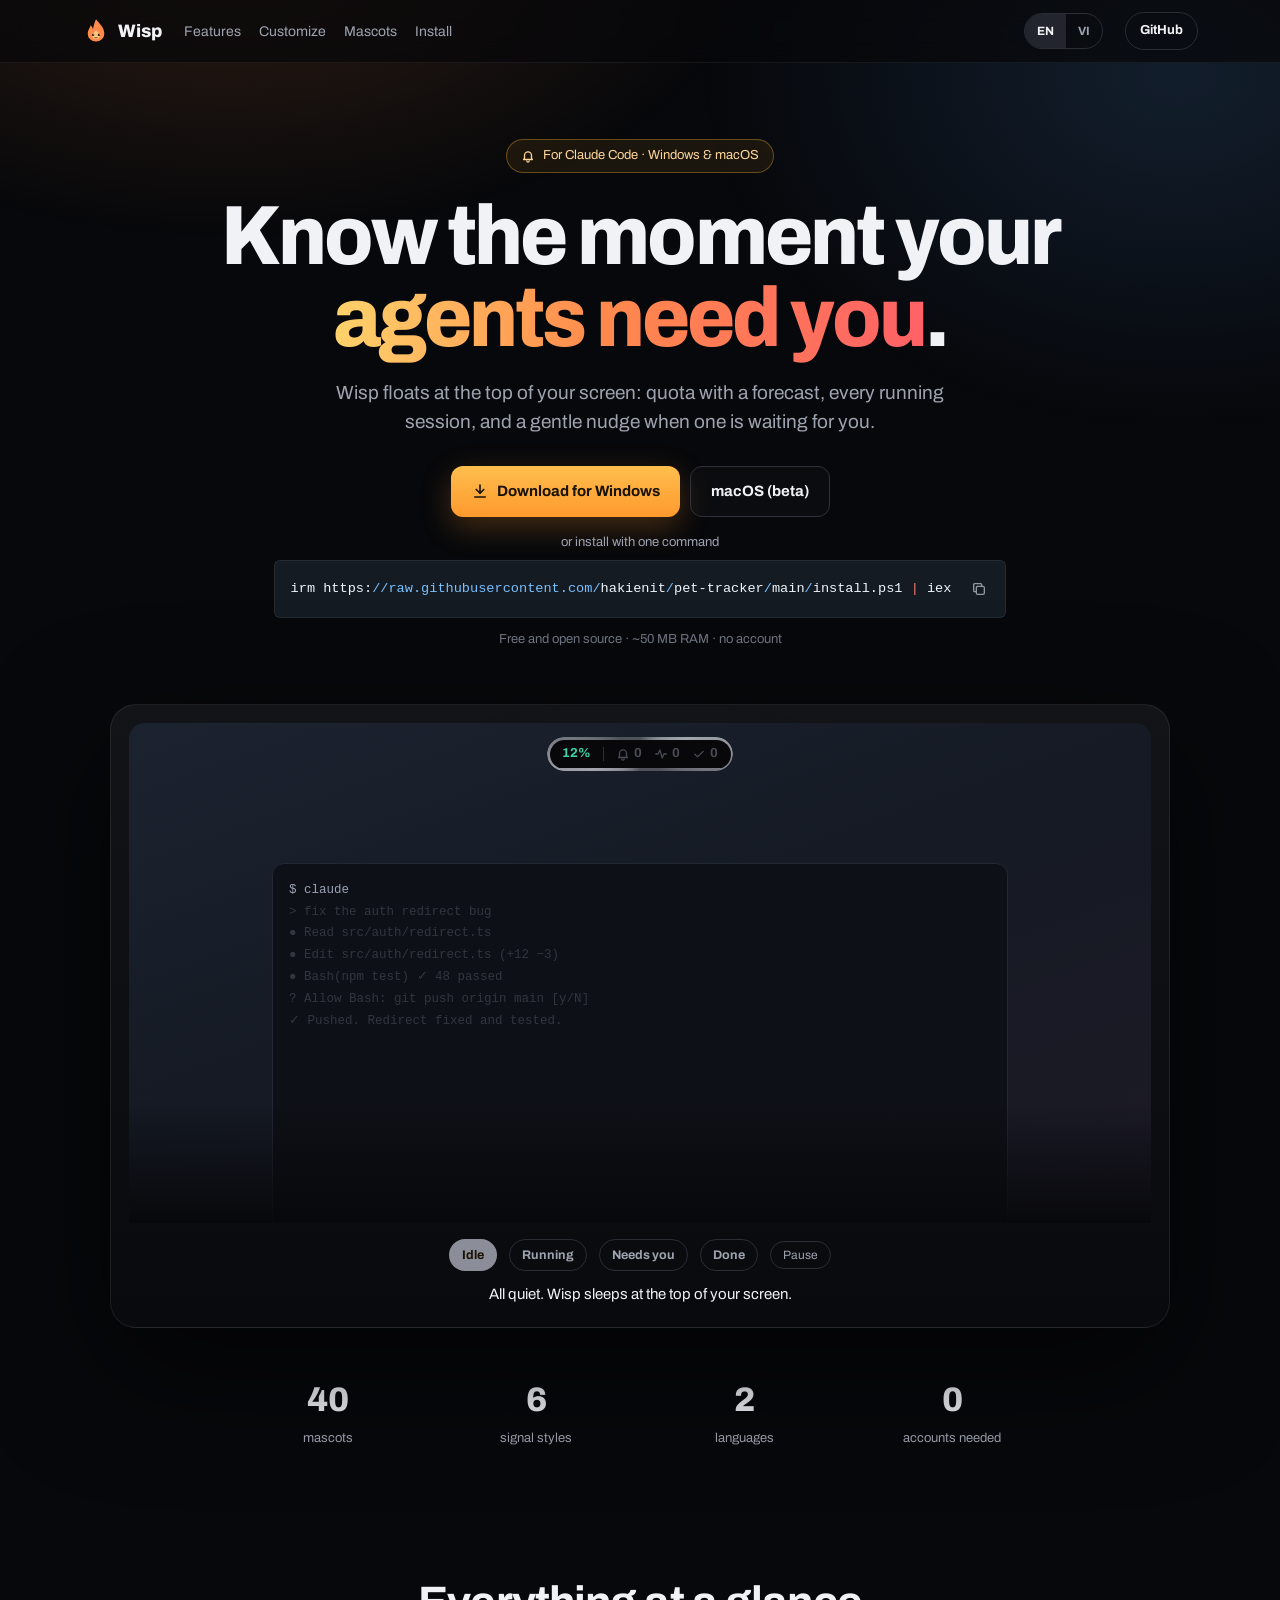
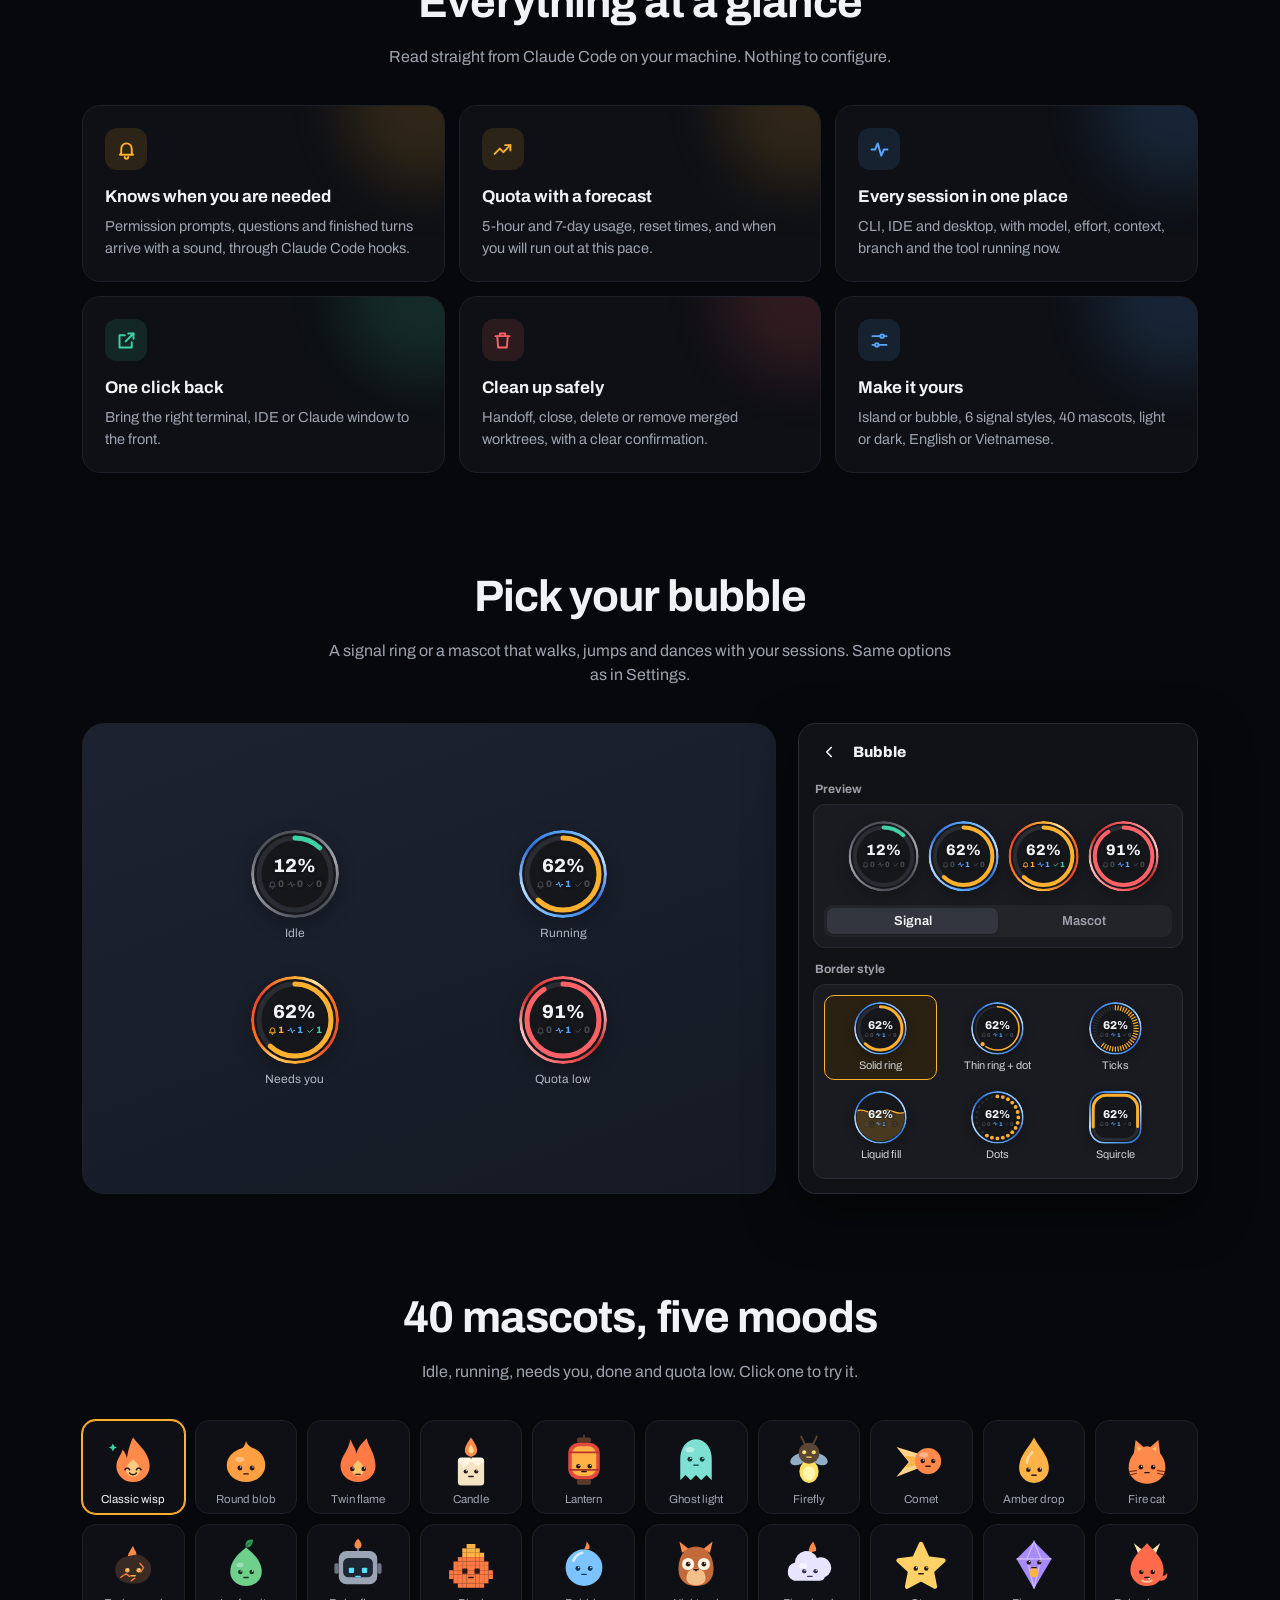
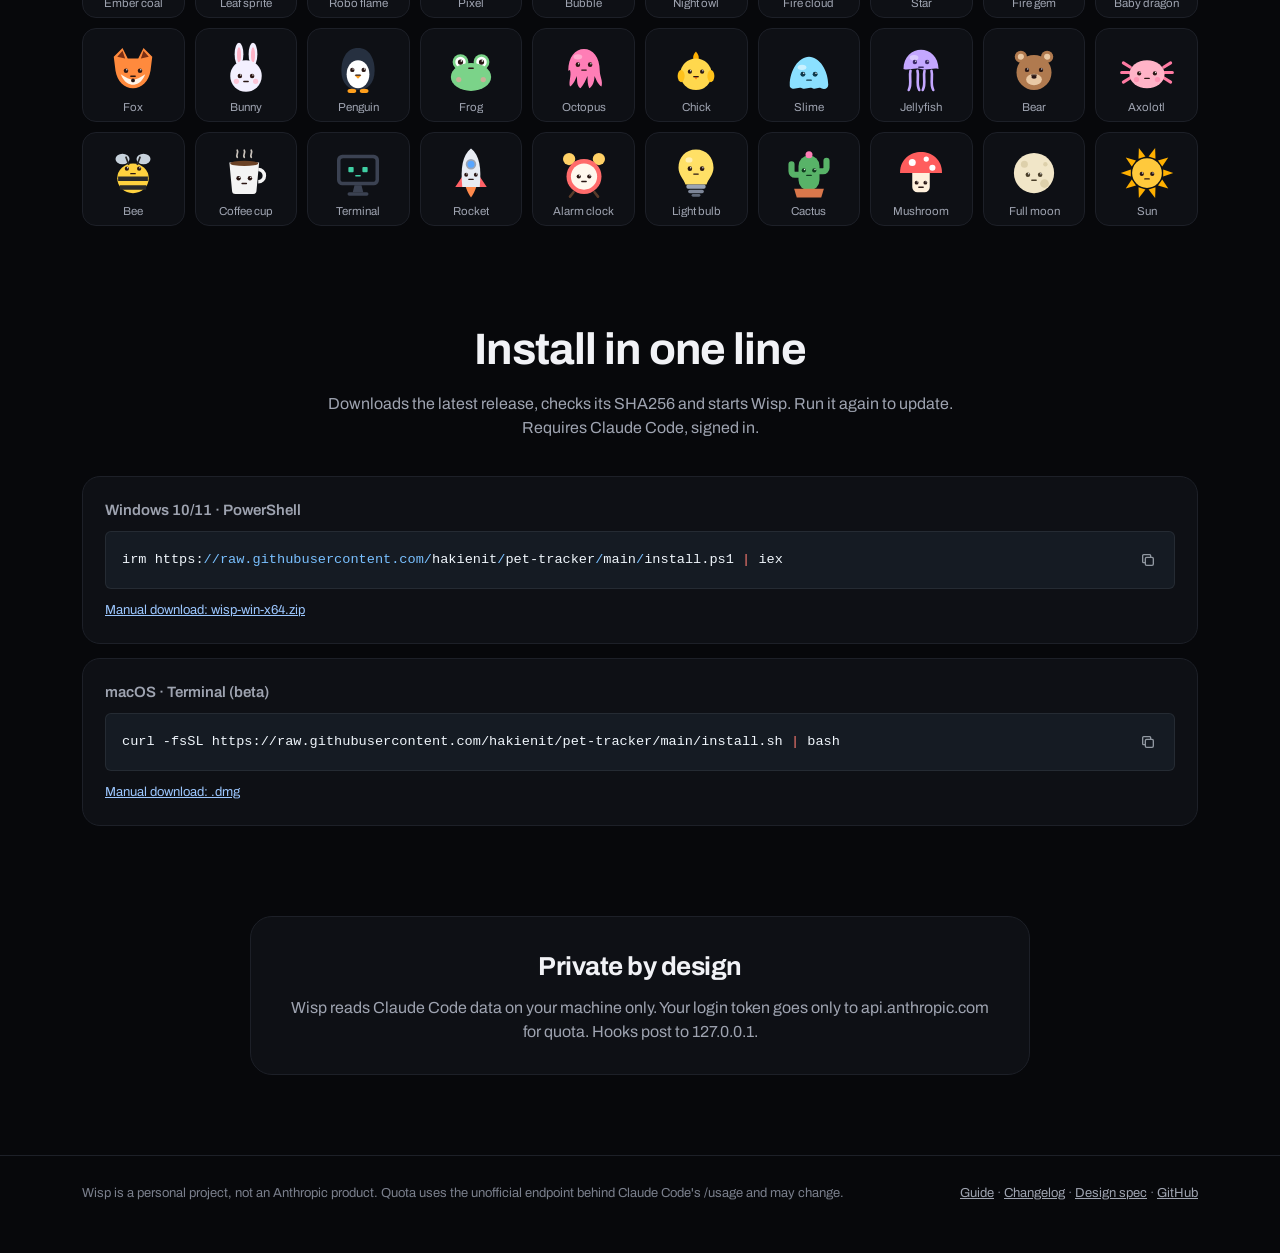
<file: docs/site/landing/a-aurora.html>
<!doctype html>
<html lang="en">
<head>
<meta charset="utf-8">
<meta name="viewport" content="width=device-width, initial-scale=1">
<title>Wisp · Aurora</title>
<meta name="description" content="Wisp: know the moment your Claude Code agents need you.">
<link rel="preconnect" href="https://fonts.googleapis.com">
<link rel="preconnect" href="https://fonts.gstatic.com" crossorigin>
<link href="https://fonts.googleapis.com/css2?family=Archivo:wdth,wght@62..125,100..900&display=swap" rel="stylesheet">
<link rel="stylesheet" href="../assets/wisp-ui.css">
<style>
:root{--bg:#07080b;--fg:#f1f2f6;--mut:#9ea3b0;--line:#1d2028;--card:#0e1015;--acc:#ffb02e}
*{box-sizing:border-box}
html{scroll-behavior:smooth}
@media (prefers-reduced-motion: reduce){html{scroll-behavior:auto}}
body{margin:0;background:var(--bg);color:var(--fg);font-family:'Archivo',system-ui,sans-serif;line-height:1.5;overflow-x:hidden}
body::before{content:"";position:fixed;inset:0;pointer-events:none;z-index:-1;
  background:radial-gradient(900px 520px at 18% -8%,rgba(255,140,60,.16),transparent 60%),
             radial-gradient(800px 600px at 92% 8%,rgba(88,166,255,.14),transparent 60%),
             radial-gradient(700px 500px at 50% 110%,rgba(63,208,164,.08),transparent 60%)}
a{color:#9cc7ff}
button{font-family:inherit}
button:focus-visible,a:focus-visible{outline:2px solid var(--acc);outline-offset:3px}
.wrap{max-width:1160px;margin:0 auto;padding:0 22px}
nav{position:sticky;top:0;z-index:30;backdrop-filter:blur(12px);background:rgba(7,8,11,.72);border-bottom:1px solid rgba(255,255,255,.06)}
nav .wrap{display:flex;align-items:center;gap:22px;min-height:62px;flex-wrap:wrap}
.brand{display:flex;align-items:center;gap:8px;font-weight:800;font-size:18px;color:var(--fg);text-decoration:none}
.links{display:flex;gap:18px;flex-wrap:wrap}
.links a{color:var(--mut);text-decoration:none;font-size:14px}.links a:hover{color:var(--fg)}
.sp{flex:1}
.seg{display:flex;border:1px solid #2a2d36;border-radius:999px;overflow:hidden}
.seg button{font-size:12px;font-weight:700;padding:7px 12px;min-height:34px;border:0;background:transparent;color:var(--mut);cursor:pointer}
.seg button[aria-pressed="true"]{background:#22252d;color:var(--fg)}
.gh{font-size:13px;font-weight:700;color:var(--fg);text-decoration:none;border:1px solid #2a2d36;border-radius:999px;padding:8px 14px}
.hero{text-align:center;padding:76px 0 30px}
.eyebrow{display:inline-flex;align-items:center;gap:8px;font-size:13px;color:#ffd79a;border:1px solid rgba(255,176,46,.35);background:rgba(255,176,46,.08);border-radius:999px;padding:6px 14px}
h1{font-size:clamp(42px,7vw,84px);line-height:.98;letter-spacing:-.035em;font-weight:800;font-stretch:92%;margin:22px auto 0;max-width:900px}
h1 em{font-style:normal;background:linear-gradient(92deg,#ffd36b,#ff8a4c 45%,#ff6166);-webkit-background-clip:text;background-clip:text;color:transparent}
.sub{font-size:clamp(16px,2vw,19px);color:var(--mut);max-width:640px;margin:20px auto 0}
.cta{display:flex;justify-content:center;gap:10px;flex-wrap:wrap;margin-top:30px}
.btn{display:inline-flex;align-items:center;gap:8px;font-size:15px;font-weight:700;padding:13px 20px;min-height:48px;border-radius:12px;text-decoration:none}
.btn.pri{background:linear-gradient(180deg,#ffbe4d,#ff9a2e);color:#1a1205;box-shadow:0 10px 30px rgba(255,150,40,.25)}
.btn.sec{border:1px solid #2f323c;color:var(--fg);background:rgba(255,255,255,.02)}
.hero .cmdbox{margin:8px auto 0;max-width:760px}
.free{font-size:13px;color:#6f7482;margin-top:12px}
.stage{position:relative;text-align:left;margin:54px auto 0;max-width:1060px;border-radius:26px;padding:18px 18px 0;border:1px solid rgba(255,255,255,.08);
  background:linear-gradient(180deg,rgba(255,255,255,.05),rgba(255,255,255,.01));box-shadow:0 40px 120px rgba(0,0,0,.6)}
.screen{position:relative;border-radius:16px 16px 0 0;height:500px;overflow:hidden;
  background:linear-gradient(160deg,#1c2330 0%,#151a24 45%,#1d1a26 100%)}
.screen .win{position:absolute;left:14%;right:14%;top:140px;bottom:0;transition:left .45s,right .45s;border-radius:12px 12px 0 0;background:#0d1016;border:1px solid #232835;padding:16px;font-family:'Cascadia Mono',Consolas,Menlo,monospace;font-size:12.5px;color:#9aa3b5;line-height:1.75;text-align:left}
.win .l{opacity:.25;transition:opacity .4s}.win .l.on{opacity:1}
.win .hl{color:#ffd79a}
.screen .isl{position:absolute;left:50%;top:14px;transform:translateX(-50%)}
.screen .pnl{position:absolute;right:4%;top:62px;transform-origin:top right;transform:scale(.86)}
.screen .tst{position:absolute;left:50%;top:62px;transform:translateX(-50%);transition:opacity .35s,transform .35s}
.screen .tst.off{opacity:0;transform:translate(-50%,-8px);pointer-events:none}
.screen.side .win{left:5%;right:46%}.screen.side .tst{left:5%;transform:none}
.screen::after{content:"";position:absolute;left:0;right:0;bottom:0;height:120px;background:linear-gradient(transparent,rgba(7,8,11,.95));pointer-events:none}
.caption{display:flex;align-items:center;justify-content:center;gap:12px;padding:16px 0 20px;flex-wrap:wrap}
.chip{font-size:12.5px;font-weight:700;padding:6px 12px;border-radius:999px;border:1px solid #2a2d36;color:var(--mut)}
.chip.on{color:#1a1205;border-color:transparent}
.caption p{margin:0;width:100%;text-align:center;color:var(--fg);font-size:15px;min-height:24px}
.caption .pp{font-size:12px;border:1px solid #2a2d36;background:transparent;color:var(--mut);border-radius:999px;padding:6px 12px;cursor:pointer}
.stats{display:grid;grid-template-columns:repeat(4,minmax(0,1fr));gap:12px;margin:46px auto 0;max-width:820px}
.stats div{text-align:center}.stats b{display:block;font-size:34px;font-weight:800}.stats span{font-size:13px;color:var(--mut)}
@media (max-width:640px){.stats{grid-template-columns:repeat(2,minmax(0,1fr))}.screen{height:440px}.screen .pnl{display:none}.screen .win,.screen.side .win{left:5%;right:5%}.screen.side .tst{left:50%;transform:translateX(-50%)}}
section{padding:90px 0 0}
section h2{font-size:clamp(30px,4vw,44px);letter-spacing:-.02em;margin:0;text-align:center}
section .lead{color:var(--mut);text-align:center;max-width:640px;margin:10px auto 36px;font-size:16px}
.feat{display:grid;grid-template-columns:repeat(3,minmax(0,1fr));gap:14px}
@media (max-width:900px){.feat{grid-template-columns:repeat(2,minmax(0,1fr))}}
@media (max-width:560px){.feat{grid-template-columns:minmax(0,1fr)}}
.feat article{position:relative;background:var(--card);border:1px solid var(--line);border-radius:18px;padding:22px;overflow:hidden}
.feat article::before{content:"";position:absolute;width:160px;height:160px;border-radius:50%;top:-80px;right:-60px;background:var(--glow);opacity:.14;filter:blur(30px)}
.feat .ic{width:42px;height:42px;border-radius:12px;display:grid;place-items:center;margin-bottom:14px}
.feat h3{margin:0 0 6px;font-size:17px}.feat p{margin:0;color:var(--mut);font-size:14.5px}
.play{display:grid;grid-template-columns:minmax(0,1fr) 400px;gap:22px;align-items:start}
@media (max-width:960px){.play{grid-template-columns:minmax(0,1fr)}}
.bigb{border-radius:22px;border:1px solid var(--line);background:linear-gradient(160deg,#1c2330,#151a24);min-height:320px;display:flex;flex-wrap:wrap;gap:22px;align-items:center;justify-content:center;padding:26px}
.cell{display:flex;flex-direction:column;align-items:center;gap:6px}.lb{font-size:12px;color:#b4b8c2}
.mgrid{display:grid;grid-template-columns:repeat(auto-fill,minmax(96px,1fr));gap:10px}
.mgrid button{background:var(--card);border:1px solid var(--line);border-radius:14px;padding:12px 4px 8px;display:flex;flex-direction:column;align-items:center;gap:4px;color:var(--mut);font-size:11.5px;cursor:pointer;min-height:44px}
.mgrid button[aria-pressed="true"]{border-color:var(--acc);color:var(--fg);box-shadow:0 0 0 1px var(--acc)}
.inst{display:grid;grid-template-columns:repeat(2,minmax(0,1fr));gap:14px}
@media (max-width:760px){.inst{grid-template-columns:minmax(0,1fr)}}
.inst article{background:var(--card);border:1px solid var(--line);border-radius:18px;padding:22px}
.inst h3{margin:0 0 10px;font-size:15px;color:var(--mut);font-weight:600}
.inst pre{margin:0 0 12px;background:#07080b;border:1px solid var(--line);border-radius:12px;padding:14px;overflow-x:auto;font-size:13px;font-family:'Cascadia Mono',Consolas,Menlo,monospace}
.inst .row{display:flex;gap:10px;align-items:center;flex-wrap:wrap;font-size:13px}
.inst button{font-size:12px;font-weight:700;border:1px solid #2f323c;background:transparent;color:var(--fg);border-radius:8px;padding:7px 12px;cursor:pointer}
.priv{margin:90px auto 0;max-width:780px;text-align:center;border:1px solid var(--line);border-radius:22px;padding:30px;background:var(--card)}
.priv h2{font-size:26px}.priv p{color:var(--mut);margin:10px 0 0}
footer{margin-top:80px;border-top:1px solid var(--line);padding:28px 0 50px;color:#7a7f8c;font-size:13px}
footer .wrap{display:flex;flex-wrap:wrap;gap:12px 28px;justify-content:space-between}
footer a{color:#9ea3b0}
.sw{width:36px;height:22px;border-radius:11px;position:relative;flex:none}.sw i{position:absolute;top:3px;width:16px;height:16px;border-radius:50%;background:#fff}
</style>
</head>
<body>
<nav><div class="wrap"><a class="brand" href="#top" id="brand"></a><div class="links" id="links"></div><span class="sp"></span><span id="lang"></span><a class="gh" href="https://github.com/hakienit/pet-tracker">GitHub</a></div></nav>
<main id="top"></main>
<footer><div class="wrap" id="foot"></div></footer>
<script src="../assets/wisp-ui.js?v=2"></script>
<script src="../assets/landing-copy.js?v=2"></script>
<script>
let STAGE = 'idle', loop = null;
const t = T.dark;
function toastHTML(kind) {
  const l = L();
  if (kind === 'wait') return `<div style="width:330px;background:${t.surf};border:1px solid ${t.line};border-radius:14px;box-shadow:${t.shadow};padding:12px 14px;display:flex;gap:12px;text-align:left;color:${t.fg}"><span style="color:${t.wait}">${ic('bell', 18, 2.2)}</span><div style="flex:1;min-width:0"><div style="font-size:13.5px;font-weight:700">${l.toast[0][0]}</div><div class="mono ell" style="font-size:12px;color:${t.mut}">${l.toast[0][1]}</div></div></div>`;
  return `<div style="width:330px;background:${t.surf};border:1px solid ${t.line};border-radius:14px;box-shadow:${t.shadow};padding:12px 14px;display:flex;gap:12px;text-align:left;color:${t.fg}"><span style="color:${t.done}">${ic('done', 18, 2.2)}</span><div style="flex:1;min-width:0"><div style="font-size:13.5px;font-weight:700">${l.toast[1][0]}</div><div class="ell" style="font-size:12px;color:${t.mut}">${l.toast[1][1]}</div></div></div>`;
}
const TERM = ['$ claude', '> fix the auth redirect bug', '● Read src/auth/redirect.ts', '● Edit src/auth/redirect.ts (+12 −3)', '● Bash(npm test)  ✓ 48 passed', '? Allow Bash: git push origin main  [y/N]', '✓ Pushed. Redirect fixed and tested.'];
const TERM_ON = { idle: 1, run: 5, wait: 6, done: 7 };
function stageHTML() {
  return `<div class="screen ${STAGE === 'wait' ? 'side' : ''}"><div class="win">${TERM.map((x, i) => `<div class="l ${i < TERM_ON[STAGE] ? 'on' : ''} ${i === 5 && STAGE === 'wait' ? 'hl' : ''}">${escH(x)}</div>`).join('')}</div>
    <div class="isl">${island(STAGE, t)}</div>
    <div class="tst ${STAGE === 'wait' || STAGE === 'done' ? '' : 'off'}">${toastHTML(STAGE)}</div>
    <div class="pnl" style="transition:opacity .35s;opacity:${STAGE === 'wait' ? 1 : 0}">${STAGE === 'wait' ? panel(t) : ''}</div></div>`;
}
function setStage(s) {
  STAGE = s;
  const host = document.getElementById('stage');
  if (!host) return;
  uid = 0;
  host.innerHTML = stageHTML();
  const c = C(), i = DEMO.indexOf(s);
  document.getElementById('cap').innerHTML = DEMO.map((k, j) => `<span class="chip ${j === i ? 'on' : ''}" style="${j === i ? `background:${t[k === 'idle' ? 'idle' : k]}` : ''}">${L().st[k]}</span>`).join('') +
    `<button class="pp" id="pp">${loop && !loop.playing ? c.play : c.pause}</button><p>${c.demo[i]}</p>`;
}
function render() {
  const c = C(), l = L();
  document.documentElement.lang = LANG;
  document.getElementById('brand').innerHTML = `${mascot(MASCOT, 28, 'run', t, '')}Wisp`;
  document.getElementById('links').innerHTML = ['#features', '#custom', '#mascots', '#install'].map((h, i) => `<a href="${h}">${c.links[i]}</a>`).join('');
  document.getElementById('lang').innerHTML = langSwitch('seg');
  const st = BUBTYPE === 'mascot' ? ['idle', 'run', 'wait', 'done', 'quota'] : ['idle', 'run', 'wait', 'quota'];
  document.getElementById('top').innerHTML = `
  <div class="wrap hero" data-shot="hero">
    <span class="eyebrow">${ic('bell', 14, 2.2)}${c.eyebrow}</span>
    <h1>${c.h1.replace(/(agents need you|agent cần bạn)/, '<em>$1</em>')}</h1>
    <p class="sub">${c.sub}</p>
    <div class="cta"><a class="btn pri" href="${WIN_ZIP}">${ic('dl', 18, 2.2)}${c.dlWin}</a><a class="btn sec" href="${MAC_DMG}">${c.dlMac}</a></div>
    <div class="cmdlbl">${c.orCmd}</div><div class="cmdbox">${cmdBlock(WIN_CMD)}</div>
    <div class="free">${c.free}</div>
    <div class="stage" data-shot="demo"><div id="stage"></div><div class="caption" id="cap"></div></div>
    <div class="stats">${c.stats.map(([n, s]) => `<div><b>${n}</b><span>${s}</span></div>`).join('')}</div>
  </div>
  <section id="features" data-shot="features"><div class="wrap"><h2>${c.fH}</h2><p class="lead">${c.fL}</p>
    <div class="feat">${c.feats.map(([icn, col, h, p]) => `<article style="--glow:${t[col]}"><span class="ic" style="background:${t[col]}1f;color:${t[col]}">${ic(icn, 21, 2.2)}</span><h3>${h}</h3><p>${p}</p></article>`).join('')}</div></div></section>
  <section id="custom" data-shot="custom"><div class="wrap"><h2>${c.cH}</h2><p class="lead">${c.cL}</p>
    <div class="play"><div class="bigb">${st.map((v) => `<div class="cell">${bubble(v, t)}<span class="lb" style="margin-top:${BUBTYPE === 'mascot' ? 8 : 0}px">${l.st[v]}</span></div>`).join('')}</div><div>${bubbleSettings(t)}</div></div></div></section>
  <section id="mascots" data-shot="mascots"><div class="wrap"><h2>${c.mH}</h2><p class="lead">${c.mL}</p>
    <div class="mgrid">${MASCOTS.map((m) => `<button data-m="${m.id}" aria-pressed="${m.id === MASCOT}" title="${m[LANG]}">${mascot(m.id, 56, m.id === MASCOT ? 'done' : 'run', t, m.id === MASCOT ? 'm-done' : '')}<span class="ell" style="max-width:88px">${m[LANG]}</span></button>`).join('')}</div></div></section>
  <section id="install" data-shot="install"><div class="wrap"><h2>${c.inH}</h2><p class="lead">${c.inL}</p>
    <div class="inst"><article><h3>${c.win}</h3>${cmdBlock(WIN_CMD)}<div class="row"><a href="${WIN_ZIP}">${c.manual}: wisp-win-x64.zip</a></div></article>
    <article><h3>${c.mac}</h3>${cmdBlock(MAC_CMD)}<div class="row"><a href="${MAC_DMG}">${c.manual}: .dmg</a></div></article></div>
    <div class="priv"><h2>${c.prH}</h2><p>${c.prL}</p></div></div></section>`;
  document.getElementById('foot').innerHTML = `<span>${c.foot}</span><span>${footLinks()}</span>`;
  setTimeout(applyShot, 0);
  setStage(STAGE);
}
document.addEventListener('click', (e) => {
  const b = e.target.closest('button');
  if (!b) return;
  if (b.id === 'pp') { loop.toggle(); setStage(STAGE); return; }
  const y = scrollY;
  if (handleCustomize(b)) { render(); scrollTo(0, y); }
});
wireCopy();
render();
loop = demoLoop(setStage);
</script>
</body>
</html>
</file>
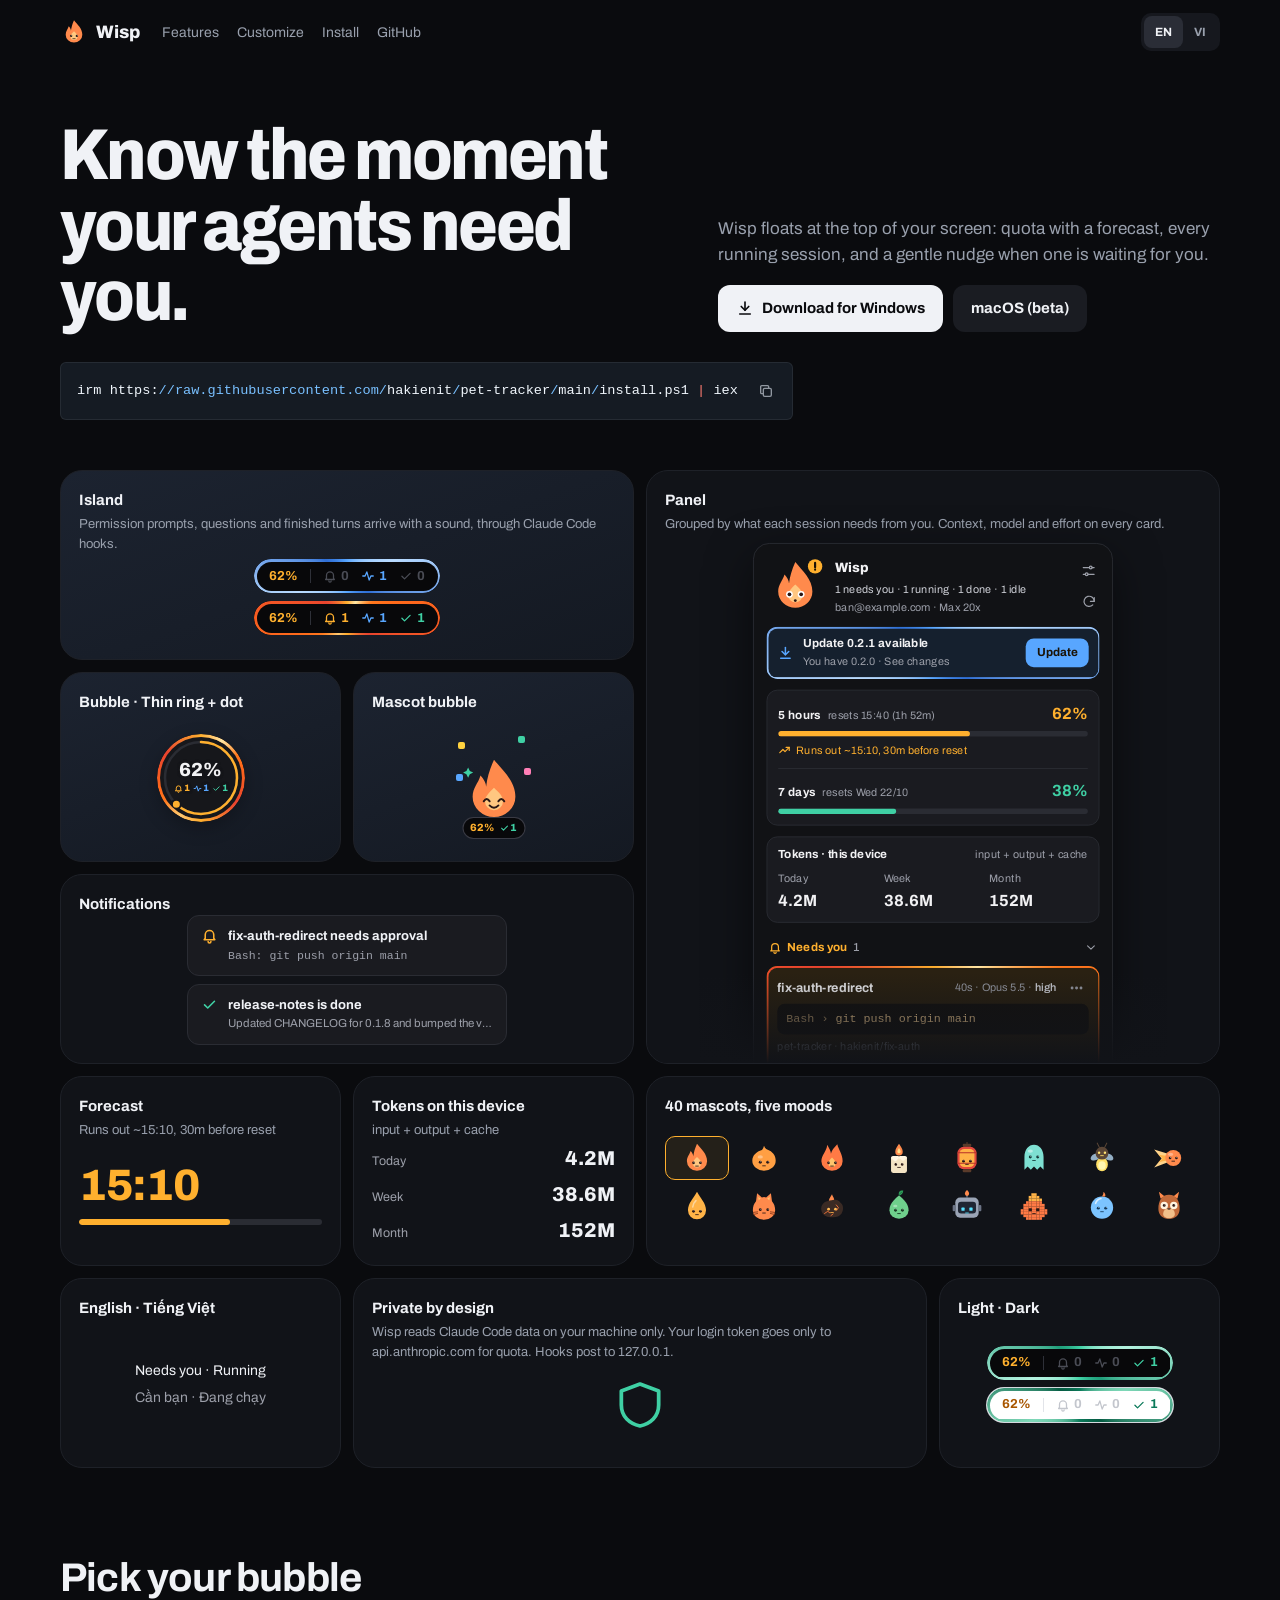
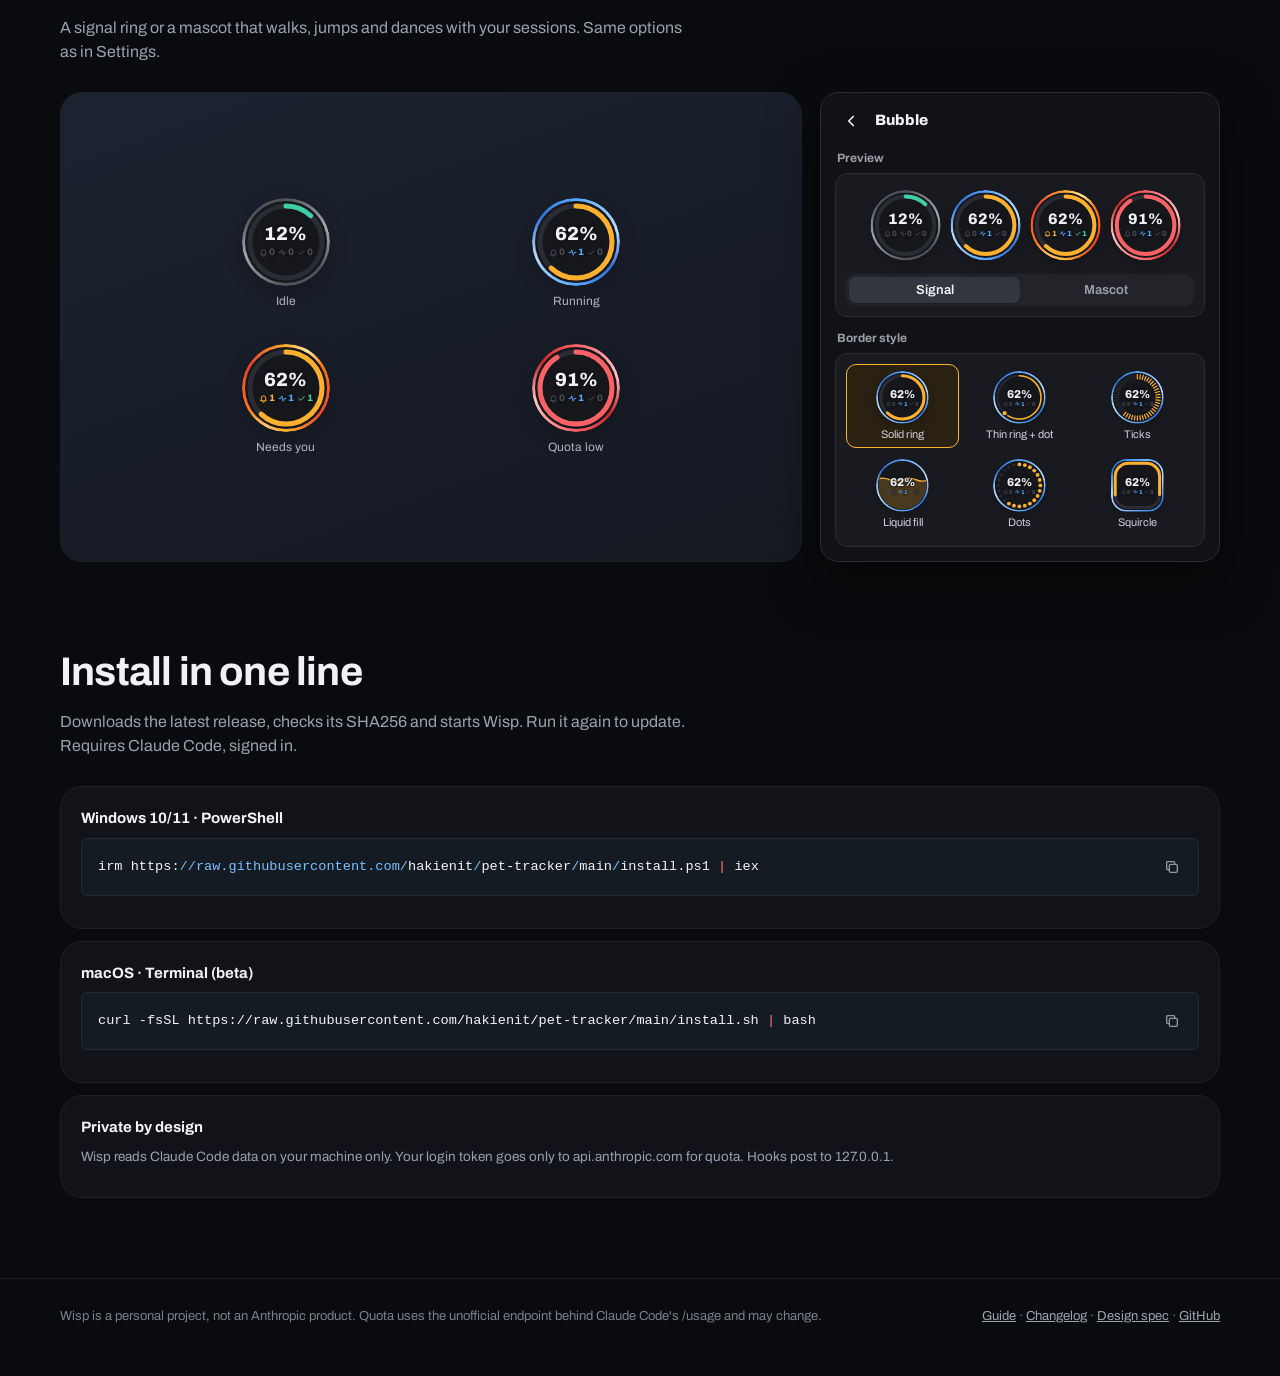
<file: docs/site/landing/c-bento.html>
<!doctype html>
<html lang="en">
<head>
<meta charset="utf-8">
<meta name="viewport" content="width=device-width, initial-scale=1">
<title>Wisp · Bento</title>
<meta name="description" content="Wisp: know the moment your Claude Code agents need you.">
<link rel="preconnect" href="https://fonts.googleapis.com">
<link rel="preconnect" href="https://fonts.gstatic.com" crossorigin>
<link href="https://fonts.googleapis.com/css2?family=Archivo:wdth,wght@62..125,100..900&display=swap" rel="stylesheet">
<link rel="stylesheet" href="../assets/wisp-ui.css">
<style>
:root{--bg:#0a0b0e;--fg:#f0f2f6;--mut:#99a0ad;--line:#1e2128;--tile:#111318;--acc:#ffb02e}
*{box-sizing:border-box}
html{scroll-behavior:smooth}
body{margin:0;background:var(--bg);color:var(--fg);font-family:'Archivo',system-ui,sans-serif;line-height:1.5;overflow-x:hidden}
a{color:#9cc7ff}
button{font-family:inherit}
button:focus-visible,a:focus-visible{outline:2px solid var(--acc);outline-offset:3px}
.wrap{max-width:1200px;margin:0 auto;padding:0 20px}
nav .wrap{display:flex;align-items:center;gap:22px;min-height:64px;flex-wrap:wrap}
.brand{display:flex;align-items:center;gap:8px;font-weight:800;font-size:18px;color:var(--fg);text-decoration:none}
.links{display:flex;gap:18px;flex-wrap:wrap}.links a{color:var(--mut);text-decoration:none;font-size:14px}.links a:hover{color:var(--fg)}
.sp{flex:1}
.seg{display:flex;background:#16181e;border-radius:10px;padding:3px}
.seg button{font-size:12px;font-weight:700;padding:6px 11px;min-height:32px;border:0;border-radius:8px;background:transparent;color:var(--mut);cursor:pointer}
.seg button[aria-pressed="true"]{background:#2a2d36;color:var(--fg)}
.hero{display:grid;grid-template-columns:minmax(0,1.25fr) minmax(0,1fr);gap:30px;align-items:end;padding:56px 0 30px}
@media (max-width:900px){.hero{grid-template-columns:minmax(0,1fr)}}
h1{font-size:clamp(40px,6vw,72px);line-height:.98;letter-spacing:-.035em;margin:0;font-weight:800;font-stretch:88%}
.sub{color:var(--mut);font-size:17px;margin:0 0 18px}
.cta{display:flex;gap:10px;flex-wrap:wrap}
.btn{display:inline-flex;align-items:center;gap:8px;font-size:15px;font-weight:700;padding:12px 18px;min-height:46px;border-radius:12px;text-decoration:none}
.btn.pri{background:var(--fg);color:#0a0b0e}.btn.sec{background:#1a1c22;color:var(--fg)}
.bento{display:grid;grid-template-columns:repeat(4,minmax(0,1fr));grid-auto-rows:190px;grid-auto-flow:dense;gap:12px;margin-top:20px}
@media (max-width:980px){.bento{grid-template-columns:repeat(2,minmax(0,1fr))}}
@media (max-width:560px){.bento{grid-template-columns:minmax(0,1fr);grid-auto-rows:auto}.bento > *{grid-column:auto!important;grid-row:auto!important;min-height:190px}}
.tile{position:relative;background:var(--tile);border:1px solid var(--line);border-radius:22px;padding:18px;overflow:hidden;display:flex;flex-direction:column}
.tile h3{margin:0;font-size:15px}.tile p{margin:4px 0 0;color:var(--mut);font-size:13px}
.tile .body{flex:1;display:flex;align-items:center;justify-content:center;min-height:0}
.tile.scene{background:linear-gradient(160deg,#1c2330,#141922)}
.w2{grid-column:span 2}.h2r{grid-row:span 2}.h3r{grid-row:span 3}
.big{font-size:44px;font-weight:800;letter-spacing:-.03em;line-height:1}
.fade::after{content:"";position:absolute;left:0;right:0;bottom:0;height:90px;background:linear-gradient(transparent,var(--tile));pointer-events:none}
section{padding:80px 0 0}
section h2{font-size:clamp(28px,3.6vw,40px);letter-spacing:-.02em;margin:0}
section .lead{color:var(--mut);margin:8px 0 28px;max-width:640px}
.play{display:grid;grid-template-columns:minmax(0,1fr) 400px;gap:18px;align-items:start}
@media (max-width:960px){.play{grid-template-columns:minmax(0,1fr)}}
.bigb{border-radius:22px;border:1px solid var(--line);background:linear-gradient(160deg,#1c2330,#141922);min-height:300px;display:flex;flex-wrap:wrap;gap:22px;align-items:center;justify-content:center;padding:24px}
.cell{display:flex;flex-direction:column;align-items:center;gap:6px}.lb{font-size:12px;color:#b4b8c2}
.mstrip{display:grid;grid-template-columns:repeat(8,minmax(0,1fr));gap:4px;width:100%}
.mstrip button{background:transparent;border:1px solid transparent;border-radius:10px;padding:4px;cursor:pointer;display:grid;place-items:center;min-height:44px}
.mstrip button[aria-pressed="true"]{border-color:var(--acc);background:rgba(255,176,46,.08)}
.inst{display:grid;grid-template-columns:repeat(3,minmax(0,1fr));gap:12px}
@media (max-width:860px){.inst{grid-template-columns:minmax(0,1fr)}}
.inst > div{background:var(--tile);border:1px solid var(--line);border-radius:22px;padding:20px}
.inst h3{margin:0 0 8px;font-size:15px}.inst p{margin:0 0 10px;color:var(--mut);font-size:13.5px}
.inst pre{margin:0 0 10px;background:#08090b;border-radius:10px;padding:12px;overflow-x:auto;font-size:12.5px;font-family:'Cascadia Mono',Consolas,Menlo,monospace}
.inst button{font-size:12px;font-weight:700;border:0;background:#22252c;color:var(--fg);border-radius:8px;padding:7px 12px;cursor:pointer}
footer{margin-top:80px;border-top:1px solid var(--line);padding:28px 0 50px;color:#7a7f8c;font-size:13px}
footer .wrap{display:flex;flex-wrap:wrap;gap:12px 28px;justify-content:space-between}
footer a{color:#9ea3b0}
.sw{width:36px;height:22px;border-radius:11px;position:relative;flex:none}.sw i{position:absolute;top:3px;width:16px;height:16px;border-radius:50%;background:#fff}
</style>
</head>
<body>
<nav><div class="wrap"><a class="brand" href="#top" id="brand"></a><div class="links" id="links"></div><span class="sp"></span><span id="lang"></span></div></nav>
<main id="top"></main>
<footer><div class="wrap" id="foot"></div></footer>
<script src="../assets/wisp-ui.js?v=2"></script>
<script src="../assets/landing-copy.js?v=2"></script>
<script>
const t = T.dark;
let SIGI = 0;
function render() {
  const c = C(), l = L(), b = c.bento;
  uid = 0;
  document.documentElement.lang = LANG;
  document.getElementById('brand').innerHTML = `${mascot(MASCOT, 28, 'run', t, '')}Wisp`;
  document.getElementById('links').innerHTML = ['#bento', '#custom', '#install'].map((h, i) => `<a href="${h}">${[c.links[0], c.links[1], c.links[3]][i]}</a>`).join('') + `<a href="${REPO}">GitHub</a>`;
  document.getElementById('lang').innerHTML = langSwitch('seg');
  const st = BUBTYPE === 'mascot' ? ['idle', 'run', 'wait', 'done', 'quota'] : ['idle', 'run', 'wait', 'quota'];
  const tile = (cls, h, p, body, extra = '') => `<div class="tile ${cls}" ${extra}><div><h3>${h}</h3>${p ? `<p>${p}</p>` : ''}</div><div class="body">${body}</div></div>`;
  const toast = (k) => { const x = l.toast[k === 'wait' ? 0 : 1]; return `<div style="width:100%;max-width:320px;background:${t.surf};border:1px solid ${t.line};border-radius:12px;padding:11px 13px;display:flex;gap:10px"><span style="color:${t[k]}">${ic(k === 'wait' ? 'bell' : 'done', 17, 2.2)}</span><div style="min-width:0"><div style="font-size:13px;font-weight:700">${x[0]}</div><div class="ell ${k === 'wait' ? 'mono' : ''}" style="font-size:11.5px;color:${t.mut}">${x[1]}</div></div></div>`; };
  const sv = SIG[SIGI % SIG.length];
  document.getElementById('top').innerHTML = `
  <div class="wrap">
    <div class="hero" data-shot="hero"><h1>${c.h1}</h1><div><p class="sub">${c.sub}</p>
      <div class="cta"><a class="btn pri" href="${WIN_ZIP}">${ic('dl', 18, 2.2)}${c.dlWin}</a><a class="btn sec" href="${MAC_DMG}">${c.dlMac}</a></div>
      </div><div class="cmdbox wide">${cmdBlock(WIN_CMD)}</div></div>
    <div class="bento" id="bento" data-shot="features">
      ${tile('w2 scene', b.island, c.feats[0][3], `<div style="display:flex;flex-direction:column;gap:8px;align-items:center">${['run', 'wait'].map((v) => island(v, t)).join('')}</div>`)}
      ${tile('w2 h3r fade', b.panel, c.pL, `<div style="transform:scale(.9);transform-origin:top center;align-self:flex-start;margin-top:8px">${panel(t)}</div>`)}
      ${tile('scene', b.bubble + ' · ' + sv[LANG], '', `<div id="sigbox">${sigBubble(sv, 'wait', t)}</div>`)}
      ${tile('scene', b.mascot, '', mascotBubble(MASCOT, 'done', t))}
      ${tile('w2', b.toast, '', `<div style="display:flex;flex-direction:column;gap:8px;width:100%;align-items:center">${toast('wait')}${toast('done')}</div>`)}
      ${tile('', b.quota, l.fc, `<div style="width:100%"><div class="big" style="color:${t.warn}">15:10</div><div style="margin-top:12px">${bar(62, t.warn, t.track, 6)}</div></div>`)}
      ${tile('', b.tokens, l.localNote, `<div style="display:flex;flex-direction:column;gap:6px;width:100%">${[['4.2M', l.today], ['38.6M', l.week], ['152M', l.month]].map(([n, s]) => `<div style="display:flex;align-items:baseline;justify-content:space-between;gap:10px;flex-direction:row-reverse"><div style="font-size:20px;font-weight:800">${n}</div><div style="font-size:12.5px;color:${t.mut}">${s}</div></div>`).join('')}</div>`)}
      ${tile('w2', c.mH, '', `<div class="mstrip">${MASCOTS.slice(0, 16).map((m) => `<button data-m="${m.id}" aria-pressed="${m.id === MASCOT}" title="${m[LANG]}">${mascot(m.id, 34, 'run', t, '')}</button>`).join('')}</div>`)}
      ${tile('', b.langs, '', `<div style="display:flex;flex-direction:column;gap:6px;font-size:14px"><span>${STR.en.st.wait} · ${STR.en.st.run}</span><span style="color:${t.mut}">${STR.vi.st.wait} · ${STR.vi.st.run}</span></div>`)}
      ${tile('w2', c.prH, c.prL, `<div style="color:${t.ok}">${ic('shield', 56, 1.6)}</div>`)}
      ${tile('', b.themes, '', `<div style="display:flex;flex-direction:column;gap:8px;align-items:center">${island('done', T.dark)}<div class="light" style="display:inline-block">${island('done', T.light)}</div></div>`)}
    </div>
  </div>
  <section id="custom" data-shot="custom"><div class="wrap"><h2>${c.cH}</h2><p class="lead">${c.cL}</p>
    <div class="play"><div class="bigb">${st.map((v) => `<div class="cell">${bubble(v, t)}<span class="lb" style="margin-top:${BUBTYPE === 'mascot' ? 8 : 0}px">${l.st[v]}</span></div>`).join('')}</div><div>${bubbleSettings(t)}</div></div></div></section>
  <section id="install" data-shot="install"><div class="wrap"><h2>${c.inH}</h2><p class="lead">${c.inL}</p>
    <div class="inst"><div><h3>${c.win}</h3>${cmdBlock(WIN_CMD)}</div><div><h3>${c.mac}</h3>${cmdBlock(MAC_CMD)}</div>
    <div><h3>${c.prH}</h3><p>${c.prL}</p></div></div></div></section>`;
  document.getElementById('foot').innerHTML = `<span>${c.foot}</span><span>${footLinks()}</span>`;
  setTimeout(applyShot, 0);
}
document.addEventListener('click', (e) => {
  const b = e.target.closest('button');
  if (!b) return;
  const y = scrollY;
  if (handleCustomize(b)) { render(); scrollTo(0, y); }
});
wireCopy();
render();
if (!REDUCED && !SHOT) setInterval(() => { SIGI++; const box = document.getElementById('sigbox'); if (box) { uid = 1000 + SIGI; box.innerHTML = sigBubble(SIG[SIGI % SIG.length], 'wait', t); box.closest('.tile').querySelector('h3').textContent = C().bento.bubble + ' · ' + SIG[SIGI % SIG.length][LANG]; } }, 1800);
</script>
</body>
</html>
</file>
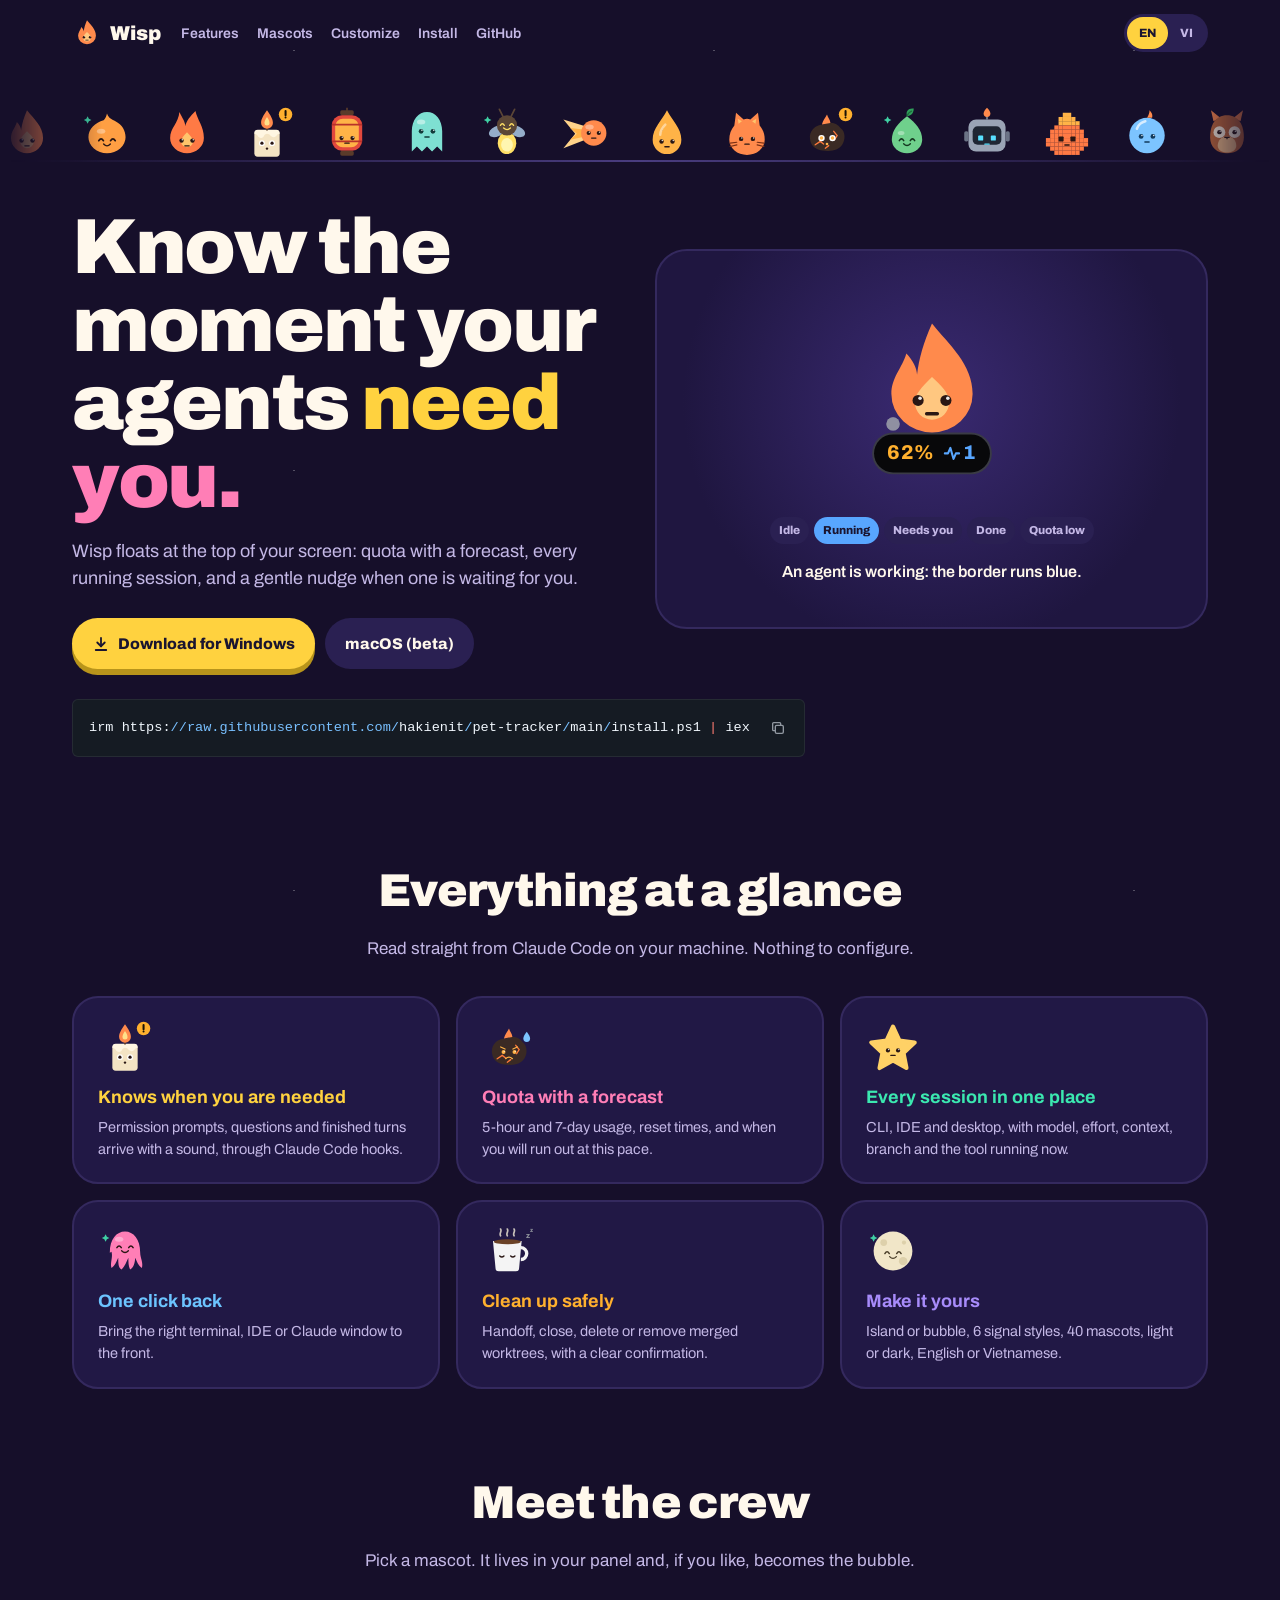
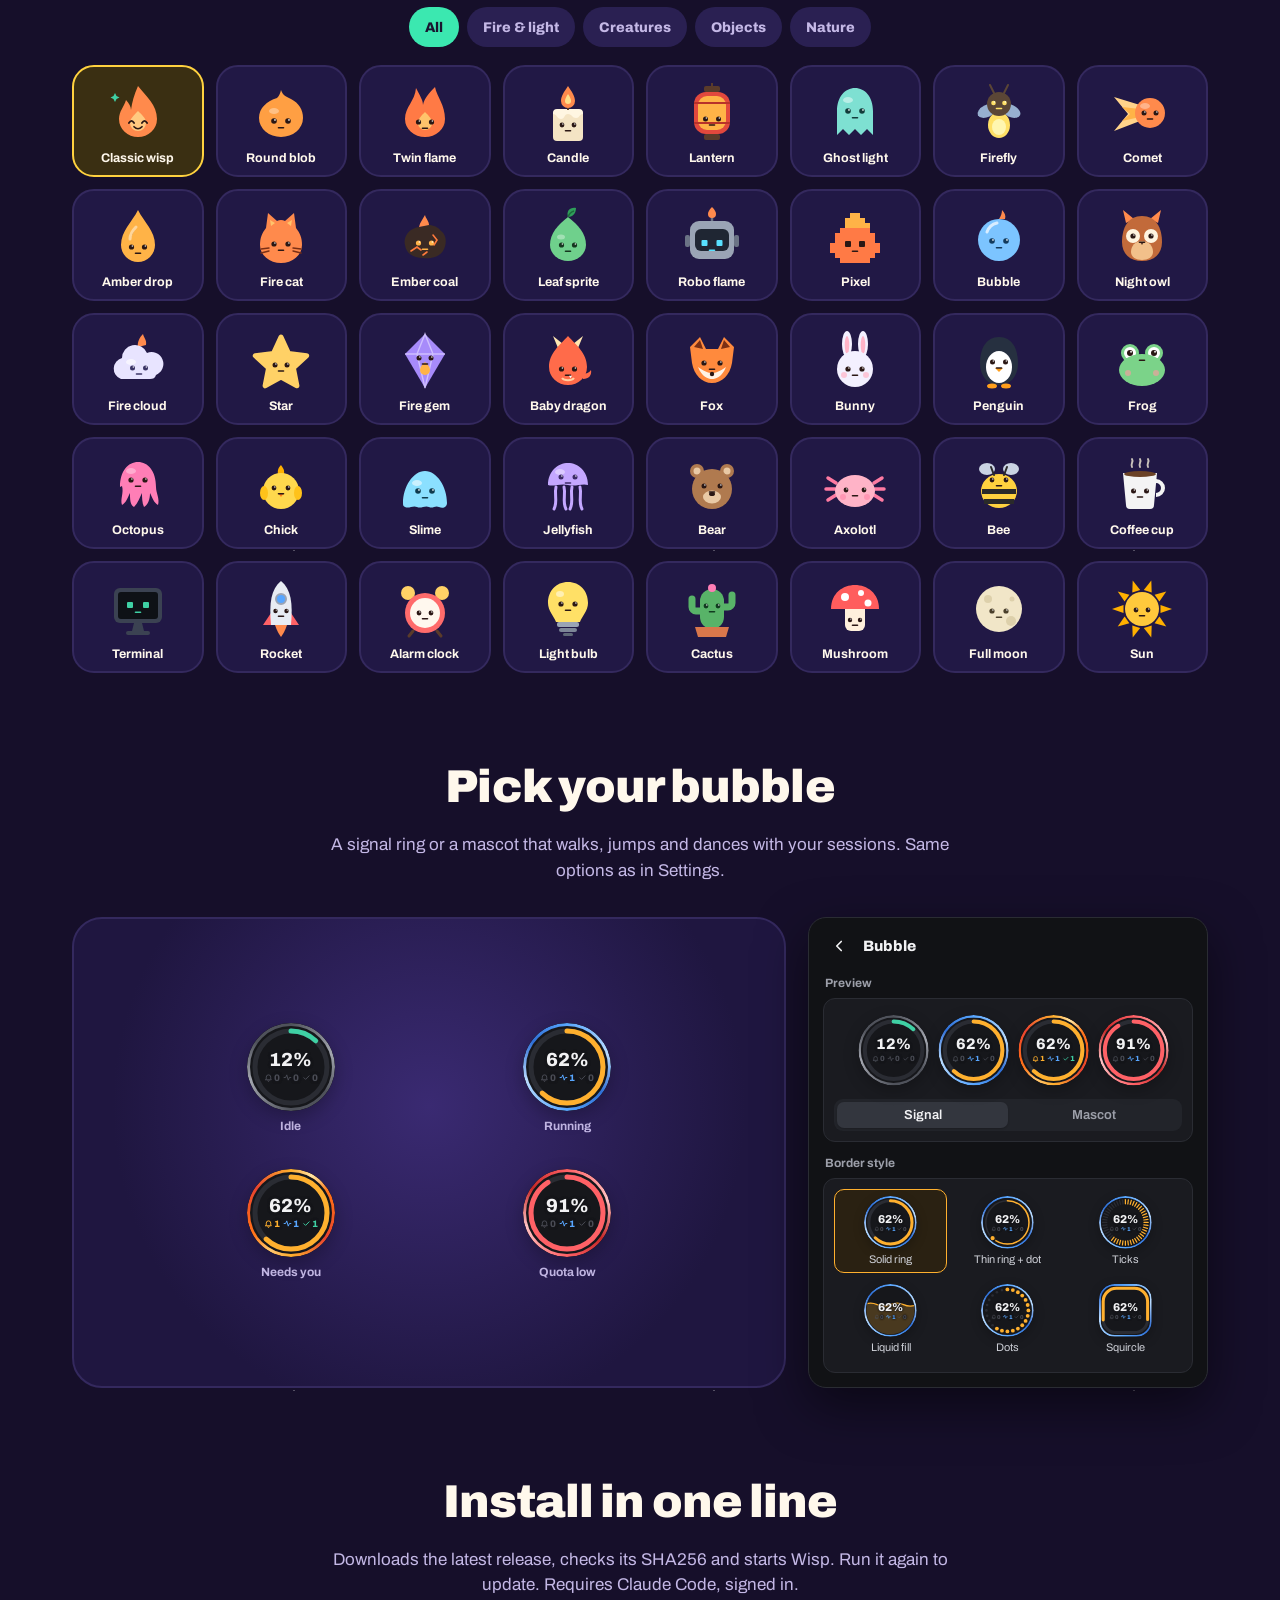
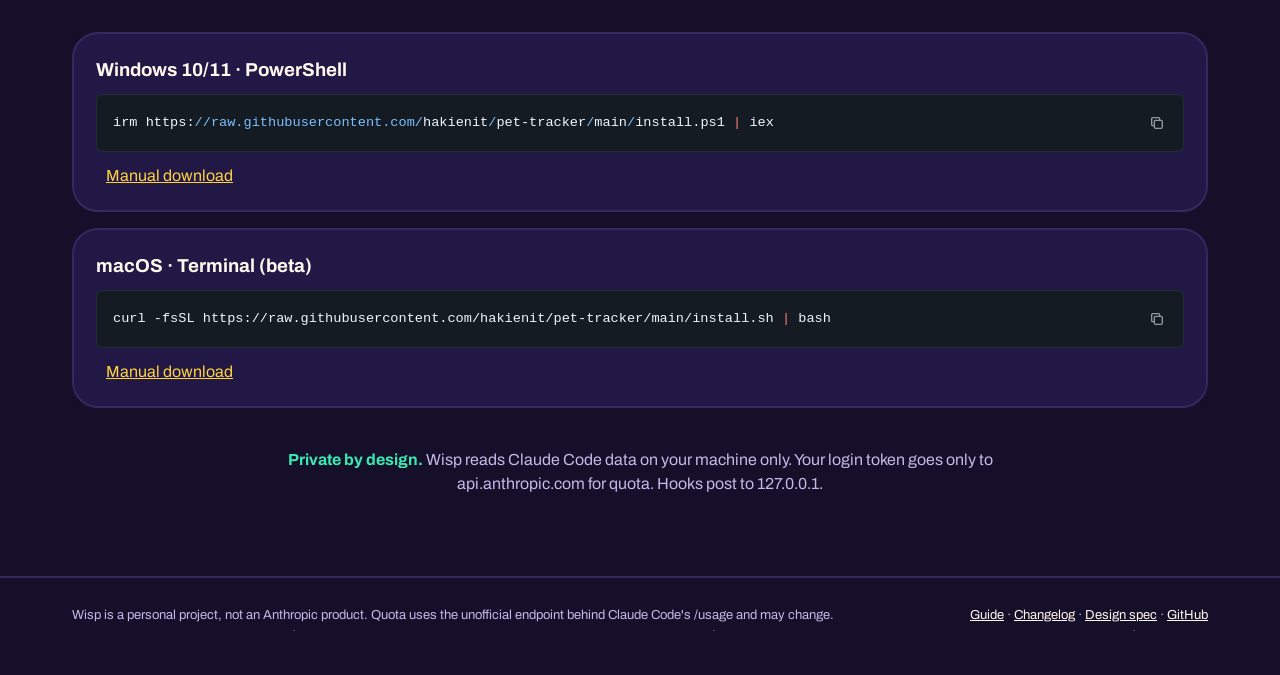
<file: docs/site/landing/e-parade.html>
<!doctype html>
<html lang="en">
<head>
<meta charset="utf-8">
<meta name="viewport" content="width=device-width, initial-scale=1">
<title>Wisp · Parade</title>
<meta name="description" content="Wisp: know the moment your Claude Code agents need you.">
<link rel="preconnect" href="https://fonts.googleapis.com">
<link rel="preconnect" href="https://fonts.gstatic.com" crossorigin>
<link href="https://fonts.googleapis.com/css2?family=Archivo:wdth,wght@62..125,100..900&display=swap" rel="stylesheet">
<link rel="stylesheet" href="../assets/wisp-ui.css">
<style>
:root{--bg:#160f2a;--bg2:#1f1640;--fg:#fff8ec;--mut:#c4b8e6;--line:#34295e;--card:#211845;--y:#ffd23f;--p:#ff7eb6;--c:#3be8b0;--b:#6cc4ff}
*{box-sizing:border-box}
html{scroll-behavior:smooth}
body{margin:0;background:var(--bg);color:var(--fg);font-family:'Archivo',system-ui,sans-serif;line-height:1.5;overflow-x:hidden;
  background-image:radial-gradient(1.2px 1.2px at 20% 30%,#ffffff55 50%,transparent 51%),radial-gradient(1.4px 1.4px at 70% 12%,#ffffff44 50%,transparent 51%),
  radial-gradient(1px 1px at 40% 70%,#ffffff33 50%,transparent 51%),radial-gradient(1.2px 1.2px at 85% 55%,#ffffff44 50%,transparent 51%);background-size:420px 420px}
a{color:var(--y)}
button{font-family:inherit}
button:focus-visible,a:focus-visible{outline:3px solid var(--y);outline-offset:3px}
.wrap{max-width:1180px;margin:0 auto;padding:0 22px}
nav .wrap{display:flex;align-items:center;gap:20px;min-height:66px;flex-wrap:wrap}
.brand{display:flex;align-items:center;gap:8px;font-weight:900;font-size:20px;color:var(--fg);text-decoration:none}
.links{display:flex;gap:18px;flex-wrap:wrap}.links a{color:var(--mut);text-decoration:none;font-weight:600;font-size:14px}.links a:hover{color:var(--y)}
.sp{flex:1}
.seg{display:flex;background:#2a2052;border-radius:999px;padding:3px}
.seg button{font-size:12px;font-weight:800;padding:6px 12px;min-height:32px;border:0;border-radius:999px;background:transparent;color:var(--mut);cursor:pointer}
.seg button[aria-pressed="true"]{background:var(--y);color:#1a1530}
.march{position:relative;height:96px;overflow:hidden;margin-top:6px;mask-image:linear-gradient(90deg,transparent,#000 8%,#000 92%,transparent)}
.march .belt{position:absolute;left:0;bottom:8px;display:flex;gap:26px;animation:belt 60s linear infinite;width:max-content}
@keyframes belt{to{transform:translateX(-50%)}}
.march .belt > div{display:flex;flex-direction:column;align-items:center}
.march .ground{position:absolute;left:0;right:0;bottom:6px;height:2px;background:linear-gradient(90deg,transparent,#4a3d80,transparent)}
@media (prefers-reduced-motion: reduce){.march .belt{animation:none}}
.hero{display:grid;grid-template-columns:minmax(0,1fr) minmax(0,1fr);gap:30px;align-items:center;padding:40px 0 20px}
@media (max-width:900px){.hero{grid-template-columns:minmax(0,1fr)}}
h1{font-size:clamp(42px,6.4vw,78px);line-height:1;letter-spacing:-.03em;font-weight:900;margin:0}
h1 .a{color:var(--y)}h1 .b{color:var(--p)}
.sub{font-size:18px;color:var(--mut);max-width:520px;margin:18px 0 26px}
.cta{display:flex;gap:10px;flex-wrap:wrap}
.btn{display:inline-flex;align-items:center;gap:8px;font-size:15.5px;font-weight:800;padding:14px 20px;white-space:nowrap;min-height:50px;border-radius:999px;text-decoration:none}
.btn.pri{background:var(--y);color:#1a1530;box-shadow:0 6px 0 #b8941b}
.btn.pri:active{transform:translateY(3px);box-shadow:0 3px 0 #b8941b}
.btn.sec{background:#2a2052;color:var(--fg)}
.stagep{position:relative;min-height:380px;border-radius:32px;background:radial-gradient(circle at 50% 40%,#3a2a72,#1f1640 70%);display:flex;flex-direction:column;align-items:center;justify-content:center;gap:16px;padding:20px;border:2px solid var(--line)}
.stagep .big{transform:scale(1.9);transform-origin:center bottom;margin-top:60px}
.chips{display:flex;gap:5px;flex-wrap:wrap;justify-content:center;margin-top:40px}
.chips span{font-size:11.5px;font-weight:800;padding:5px 9px;white-space:nowrap;border-radius:999px;background:#2a2052;color:var(--mut)}
.chips span.on{color:#1a1530}
.cap{min-height:24px;text-align:center;font-weight:600}
section{padding:80px 0 0}
section h2{font-size:clamp(30px,4vw,46px);letter-spacing:-.02em;margin:0;font-weight:900;text-align:center}
section .lead{color:var(--mut);text-align:center;max-width:640px;margin:10px auto 34px;font-size:17px}
.feat{display:grid;grid-template-columns:repeat(3,minmax(0,1fr));gap:16px}
@media (max-width:900px){.feat{grid-template-columns:repeat(2,minmax(0,1fr))}}
@media (max-width:560px){.feat{grid-template-columns:minmax(0,1fr)}}
.feat article{background:var(--card);border:2px solid var(--line);border-radius:26px;padding:22px 24px;display:flex;flex-direction:column;gap:10px}
.feat h3{margin:0 0 6px;font-size:18px}.feat p{margin:0;color:var(--mut);font-size:14.5px}
.tabs{display:flex;gap:8px;flex-wrap:wrap;justify-content:center;margin-bottom:18px}
.tabs button{font-size:14px;font-weight:800;padding:9px 16px;min-height:40px;border-radius:999px;border:0;background:#2a2052;color:var(--mut);cursor:pointer}
.tabs button[aria-pressed="true"]{background:var(--c);color:#1a1530}
.mgrid{display:grid;grid-template-columns:repeat(auto-fill,minmax(112px,1fr));gap:12px}
@media (min-width:900px){.mgrid{grid-template-columns:repeat(8,minmax(0,1fr))}}
.mgrid button{background:var(--card);border:2px solid var(--line);border-radius:22px;padding:14px 4px 10px;display:flex;flex-direction:column;align-items:center;gap:6px;color:var(--fg);font-size:12.5px;font-weight:700;cursor:pointer;min-height:44px;transition:transform .15s}
.mgrid button:hover{transform:translateY(-3px)}
.mgrid button[aria-pressed="true"]{border-color:var(--y);background:#3a2f12}
@media (prefers-reduced-motion: reduce){.mgrid button{transition:none}}
.play{display:grid;grid-template-columns:minmax(0,1fr) 400px;gap:22px;align-items:start}
@media (max-width:960px){.play{grid-template-columns:minmax(0,1fr)}}
.bigb{border-radius:30px;border:2px solid var(--line);background:radial-gradient(circle at 50% 40%,#3a2a72,#1f1640 70%);min-height:320px;display:flex;flex-wrap:wrap;gap:22px;align-items:center;justify-content:center;padding:26px}
.cell{display:flex;flex-direction:column;align-items:center;gap:6px}.lb{font-size:12px;color:var(--mut);font-weight:700}
.inst{display:grid;grid-template-columns:repeat(2,minmax(0,1fr));gap:16px}
@media (max-width:760px){.inst{grid-template-columns:minmax(0,1fr)}}
.inst article{background:var(--card);border:2px solid var(--line);border-radius:26px;padding:22px}
.inst h3{margin:0 0 10px}
.inst pre{margin:0 0 12px;background:#100b20;border-radius:14px;padding:12px;overflow-x:auto;font-size:12.5px;font-family:'Cascadia Mono',Consolas,Menlo,monospace}
.inst button{font-size:12px;font-weight:800;border:0;background:var(--p);color:#1a1530;border-radius:12px;padding:8px 12px;cursor:pointer}
.priv{margin:40px auto 0;max-width:760px;text-align:center;color:var(--mut)}
footer{margin-top:80px;border-top:2px solid var(--line);padding:28px 0 50px;color:var(--mut);font-size:13px}
footer .wrap{display:flex;flex-wrap:wrap;gap:12px 28px;justify-content:space-between}
footer a{color:var(--fg)}
.sw{width:36px;height:22px;border-radius:11px;position:relative;flex:none}.sw i{position:absolute;top:3px;width:16px;height:16px;border-radius:50%;background:#fff}
</style>
</head>
<body>
<nav><div class="wrap"><a class="brand" href="#top" id="brand"></a><div class="links" id="links"></div><span class="sp"></span><span id="lang"></span></div></nav>
<main id="top"></main>
<footer><div class="wrap" id="foot"></div></footer>
<script src="../assets/wisp-ui.js?v=2"></script>
<script src="../assets/landing-copy.js?v=2"></script>
<script>
const t = T.dark;
let STAGE = 'run', loop = null, CAT_ = 'all';
const MOODS = ['idle', 'run', 'wait', 'done', 'quota'];
const COLS = ['#ffd23f', '#ff7eb6', '#3be8b0', '#6cc4ff', '#ffb02e', '#a78bfa'];
function hero() {
  const c = C();
  const i = MOODS.indexOf(STAGE);
  document.getElementById('heroStage').innerHTML = `<div class="big">${mascotBubble(MASCOT, STAGE, t)}</div>
    <div class="chips">${MOODS.map((k, j) => `<span class="${j === i ? 'on' : ''}" style="${j === i ? `background:${t[k === 'quota' ? 'danger' : k]}` : ''}">${L().st[k]}</span>`).join('')}</div>
    <div class="cap">${STAGE === 'quota' ? L().fc : c.demo[DEMO.indexOf(STAGE)]}</div>`;
}
function render() {
  const c = C(), l = L();
  uid = 0;
  document.documentElement.lang = LANG;
  document.getElementById('brand').innerHTML = `${mascot(MASCOT, 30, 'run', t, '')}Wisp`;
  document.getElementById('links').innerHTML = ['#features', '#mascots', '#custom', '#install'].map((h, i) => `<a href="${h}">${[c.links[0], c.links[2], c.links[1], c.links[3]][i]}</a>`).join('') + `<a href="${REPO}">GitHub</a>`;
  document.getElementById('lang').innerHTML = langSwitch('seg');
  const belt = [...MASCOTS, ...MASCOTS].map((m, i) => `<div>${mascot(m.id, 54, i % 7 === 3 ? 'wait' : i % 5 === 1 ? 'done' : 'run', t, i % 7 === 3 ? 'b-wait' : i % 5 === 1 ? 'b-done' : 'b-run')}</div>`).join('');
  const words = c.h1.split(' ');
  const h1 = words.map((w, i) => (i === words.length - 2 ? `<span class="a">${w}</span>` : i === words.length - 1 ? `<span class="b">${w}</span>` : w)).join(' ');
  const list = CAT_ === 'all' ? MASCOTS : MASCOTS.filter((x) => CAT[CAT_].includes(x.id));
  const st = BUBTYPE === 'mascot' ? ['idle', 'run', 'wait', 'done', 'quota'] : ['idle', 'run', 'wait', 'quota'];
  document.getElementById('top').innerHTML = `
  <div data-shot="hero"><div class="march"><div class="belt">${belt}</div><div class="ground"></div></div>
  <div class="wrap"><div class="hero"><div><h1>${h1}</h1><p class="sub">${c.sub}</p>
      <div class="cta"><a class="btn pri" href="${WIN_ZIP}">${ic('dl', 18, 2.4)}${c.dlWin}</a><a class="btn sec" href="${MAC_DMG}">${c.dlMac}</a></div>
      </div>
    <div class="stagep" id="heroStage" data-shot="demo"></div><div class="cmdbox wide">${cmdBlock(WIN_CMD)}</div></div></div></div>
  <section id="features" data-shot="features"><div class="wrap"><h2>${c.fH}</h2><p class="lead">${c.fL}</p>
    <div class="feat">${c.feats.map(([icn, col, h, p], i) => `<article><span>${mascot(MASCOTS[(i * 7 + 3) % 40].id, 54, ['wait', 'quota', 'run', 'done', 'idle', 'done'][i], t, '')}</span><span><h3 style="color:${COLS[i]}">${h}</h3><p>${p}</p></span></article>`).join('')}</div></div></section>
  <section id="mascots" data-shot="mascots"><div class="wrap"><h2>${c.parade}</h2><p class="lead">${c.paradeL}</p>
    <div class="tabs">${Object.keys(l.cats).map((k) => `<button data-pcat="${k}" aria-pressed="${k === CAT_}">${l.cats[k]}</button>`).join('')}</div>
    <div class="mgrid">${list.map((m) => `<button data-m="${m.id}" aria-pressed="${m.id === MASCOT}" title="${m[LANG]}">${mascot(m.id, 64, m.id === MASCOT ? 'done' : 'run', t, m.id === MASCOT ? 'm-done' : '')}<span class="ell" style="max-width:100px">${m[LANG]}</span></button>`).join('')}</div></div></section>
  <section id="custom" data-shot="custom"><div class="wrap"><h2>${c.cH}</h2><p class="lead">${c.cL}</p>
    <div class="play"><div class="bigb">${st.map((v) => `<div class="cell">${bubble(v, t)}<span class="lb" style="margin-top:${BUBTYPE === 'mascot' ? 8 : 0}px">${l.st[v]}</span></div>`).join('')}</div><div>${bubbleSettings(t)}</div></div></div></section>
  <section id="install" data-shot="install"><div class="wrap"><h2>${c.inH}</h2><p class="lead">${c.inL}</p>
    <div class="inst"><article><h3>${c.win}</h3>${cmdBlock(WIN_CMD)}<a href="${WIN_ZIP}" style="margin-left:10px">${c.manual}</a></article>
    <article><h3>${c.mac}</h3>${cmdBlock(MAC_CMD)}<a href="${MAC_DMG}" style="margin-left:10px">${c.manual}</a></article></div>
    <p class="priv"><strong style="color:var(--c)">${c.prH}.</strong> ${c.prL}</p></div></section>`;
  document.getElementById('foot').innerHTML = `<span>${c.foot}</span><span>${footLinks()}</span>`;
  setTimeout(applyShot, 0);
  hero();
}
document.addEventListener('click', (e) => {
  const b = e.target.closest('button');
  if (!b) return;
  const y = scrollY;
  if (b.dataset.pcat) { CAT_ = b.dataset.pcat; render(); scrollTo(0, y); return; }
  if (handleCustomize(b)) { render(); scrollTo(0, y); }
});
wireCopy();
render();
if (FIXED_STAGE) { STAGE = FIXED_STAGE; hero(); } else if (!REDUCED) { let i = 1; setInterval(() => { i = (i + 1) % MOODS.length; STAGE = MOODS[i]; hero(); }, 2600); }
</script>
</body>
</html>
</file>
<file: docs/site/assets/wisp-ui.css>
/* Wisp UI: component dùng chung cho landing (index.html) và spec (design.html). */
:root{--t-meta:12px;--t-body:13px;--t-title:14px;--t-head:15px;--t-num:18px}
.ell{white-space:nowrap;overflow:hidden;text-overflow:ellipsis;min-width:0}
.mono{font-family:'Cascadia Mono',Consolas,'SF Mono',Menlo,monospace}
.num{font-variant-numeric:tabular-nums}
/* viền động theo trạng thái: dải gradient chạy vòng quanh mép, nằm TRONG mép hình (bản tkinter cũng vậy) */
@property --fa{syntax:'<angle>';inherits:false;initial-value:0deg}
.ab{position:relative;isolation:isolate}
.ab::before,.ab::after{content:"";position:absolute;inset:0;border-radius:inherit;padding:var(--bw,2.5px);pointer-events:none;z-index:2;
  -webkit-mask:linear-gradient(#000 0 0) content-box,linear-gradient(#000 0 0);-webkit-mask-composite:xor;mask-composite:exclude}
.ab::before{background:conic-gradient(from var(--fa),var(--c1),var(--c2) 20%,var(--c3) 35%,var(--c1) 50%,var(--c2) 70%,var(--c3) 85%,var(--c1));animation:fspin var(--sp) linear infinite}
.ab::after{display:none}
.ab-wait{--c1:#ffb02e;--c2:#ff6a1a;--c3:#e8432f;--sp:1.8s}
.ab-wait::after{display:block;background:conic-gradient(from calc(var(--fa) * -1.6),transparent,rgba(255,240,180,.9) 8%,transparent 16%,transparent 50%,rgba(255,220,140,.75) 58%,transparent 66%);animation:fspin 2.6s linear infinite}
.ab-run{--c1:#58a6ff;--c2:#b9dbff;--c3:#2f6fd6;--sp:2.6s}
.ab-done{--c1:#3fd0a4;--c2:#b4f2df;--c3:#1f9e7a;--sp:4.5s}
.ab-idle{--c1:#4f525b;--c2:#a3a6af;--c3:#4f525b;--sp:6s}
.ab-quota{--c1:#ff6166;--c2:#ffc2c4;--c3:#c62828;--sp:2.2s}
.ab-quota::before{animation:fspin var(--sp) linear infinite,pulse 1.2s ease-in-out infinite}
.ab-update{--c1:#58a6ff;--c2:#b9dbff;--c3:#2f6fd6;--sp:3s}
.light .ab-wait{--c1:#e08a00;--c2:#ff6a1a;--c3:#c2410c}
.light .ab-run{--c1:#1f5fd6;--c2:#8fb8ff;--c3:#123f99}
.light .ab-done{--c1:#0b7a5a;--c2:#7fd8b8;--c3:#065c43}
.light .ab-idle{--c1:#b7bac2;--c2:#6b6e78;--c3:#b7bac2}
.light .ab-quota{--c1:#c62828;--c2:#ff9a9a;--c3:#8e1b1b}
@keyframes fspin{to{--fa:360deg}}
@keyframes pulse{0%,100%{opacity:1}50%{opacity:.35}}
@keyframes breathe{0%,100%{opacity:1}50%{opacity:.4}}
.breathe{animation:breathe 1.6s ease-in-out infinite}
/* biểu cảm mascot trong panel */
@keyframes m-breathe{0%,100%{transform:scale(1,1)}50%{transform:scale(1.03,.97)}}
@keyframes m-flick{0%,100%{transform:scale(1)}35%{transform:scale(1.05,.96)}70%{transform:scale(.96,1.05)}}
@keyframes m-bounce{0%,100%{transform:translateY(0)}30%{transform:translateY(-6%)}55%{transform:translateY(0)}70%{transform:translateY(-2%)}}
@keyframes m-hop{0%,70%,100%{transform:translateY(0) rotate(0)}80%{transform:translateY(-8%) rotate(-4deg)}90%{transform:translateY(0) rotate(3deg)}}
@keyframes m-shake{0%,100%{transform:translateX(0)}25%{transform:translateX(-2%)}75%{transform:translateX(2%)}}
.m-idle{animation:m-breathe 3.2s ease-in-out infinite;transform-origin:50% 90%}
.m-run{animation:m-flick 1.4s ease-in-out infinite;transform-origin:50% 90%}
.m-wait{animation:m-bounce .9s ease-in-out infinite;transform-origin:50% 90%}
.m-done{animation:m-hop 2.4s ease-in-out infinite;transform-origin:50% 90%}
.m-quota{animation:m-shake .18s linear infinite}
/* bóng nổi dạng mascot: di chuyển, nhảy múa theo trạng thái; bóng đổ co giãn theo cú nhảy */
@keyframes b-sway{0%,100%{transform:rotate(-3deg)}50%{transform:rotate(3deg)}}
@keyframes b-walk{0%,100%{transform:translate(-4px,0) rotate(-4deg)}25%{transform:translate(0,-6px)}50%{transform:translate(4px,0) rotate(4deg)}75%{transform:translate(0,-6px)}}
@keyframes b-jump{0%,100%{transform:translateY(0) scale(1.06,.94)}15%{transform:translateY(0) scale(.95,1.06)}45%{transform:translateY(-22px) scale(1,1)}75%{transform:translateY(0) scale(1.08,.92)}}
@keyframes b-dance{0%,100%{transform:rotate(0) translateY(0)}20%{transform:rotate(-12deg) translateY(-8px)}40%{transform:rotate(0) translateY(0)}60%{transform:rotate(12deg) translateY(-8px)}80%{transform:rotate(0) translateY(0)}}
@keyframes b-tremble{0%,100%{transform:translateX(0)}25%{transform:translateX(-2px) rotate(-1deg)}75%{transform:translateX(2px) rotate(1deg)}}
@keyframes sh-jump{0%,100%{transform:scaleX(1);opacity:.45}45%{transform:scaleX(.55);opacity:.18}}
@keyframes sh-walk{0%,50%,100%{transform:scaleX(1)}25%,75%{transform:scaleX(.8)}}
.b-idle{animation:b-sway 3.6s ease-in-out infinite;transform-origin:50% 100%}
.b-run{animation:b-walk .9s ease-in-out infinite;transform-origin:50% 100%}
.b-wait{animation:b-jump .8s cubic-bezier(.3,.7,.4,1) infinite;transform-origin:50% 100%}
.b-done{animation:b-dance 1.3s ease-in-out infinite;transform-origin:50% 100%}
.b-quota{animation:b-tremble .16s linear infinite;transform-origin:50% 100%}
.sh-wait{animation:sh-jump .8s cubic-bezier(.3,.7,.4,1) infinite}
.sh-run{animation:sh-walk .9s ease-in-out infinite}
.sh-done{animation:sh-walk 1.3s ease-in-out infinite}
/* hiệu ứng phụ quanh bóng mascot */
@keyframes fx-z{0%{transform:translate(0,0) scale(.7);opacity:0}20%{opacity:1}100%{transform:translate(10px,-26px) scale(1.1);opacity:0}}
@keyframes fx-dust{0%{transform:translate(0,0) scale(.6);opacity:.7}100%{transform:translate(-14px,-4px) scale(1.4);opacity:0}}
@keyframes fx-wave{0%{transform:scale(.6);opacity:.7}100%{transform:scale(1.5);opacity:0}}
@keyframes fx-pop{0%,100%{transform:scale(0);opacity:0}30%{transform:scale(1.1);opacity:1}70%{transform:scale(.9) translateY(-6px);opacity:.8}}
@keyframes fx-drip{0%{transform:translateY(0);opacity:0}15%{opacity:1}100%{transform:translateY(22px);opacity:0}}
@keyframes fx-glow{0%,100%{opacity:.25;transform:scaleX(1)}50%{opacity:.6;transform:scaleX(1.15)}}
@keyframes look{0%,40%,100%{transform:translateX(0)}50%,70%{transform:translateX(1.6px)}80%,90%{transform:translateX(-1.6px)}}
@keyframes blink{0%,92%,100%{transform:scaleY(1)}95%{transform:scaleY(.1)}}
.fx{position:absolute;pointer-events:none}
.fx-z{animation:fx-z 2.4s ease-out infinite;font-weight:800}
.fx-dust{animation:fx-dust .9s ease-out infinite}
.fx-wave{animation:fx-wave 1.2s ease-out infinite;border-radius:50%}
.fx-pop{animation:fx-pop 1.3s ease-in-out infinite}
.fx-drip{animation:fx-drip 1.1s ease-in infinite}
.fx-glow{animation:fx-glow 1s ease-in-out infinite}
.look-run{animation:look 3s ease-in-out infinite}
.blink{animation:blink 4s linear infinite;transform-origin:50% 45%;transform-box:fill-box}
/* xác nhận xoá: giữ để xoá, đếm ngược */
@keyframes holdfill{0%{width:0}80%,100%{width:100%}}
.holdfill{animation:holdfill 2.2s ease-in infinite}
@keyframes countdown{from{stroke-dashoffset:0}to{stroke-dashoffset:100}}
.countdown{animation:countdown 5s linear infinite}
@keyframes slidehint{0%,100%{transform:translateX(0)}50%{transform:translateX(150px)}}
.slidehint{animation:slidehint 2.4s ease-in-out infinite}
@keyframes indet{0%{transform:translateX(-100%)}100%{transform:translateX(250%)}}
.indet{animation:indet 1.2s ease-in-out infinite}
@keyframes comet{to{stroke-dashoffset:-100}}
.comet{animation:comet var(--sp,2.4s) linear infinite}
@media (prefers-reduced-motion: reduce){.ab::before,.ab::after,.breathe,.m-idle,.m-run,.m-wait,.m-done,.m-quota,.indet,.comet,
  .b-idle,.b-run,.b-wait,.b-done,.b-quota,.sh-wait,.sh-run,.sh-done,.fx,.look-run,.blink,.holdfill,.countdown,.slidehint{animation:none}}
.sw{width:36px;height:22px;border-radius:11px;position:relative;flex:none}
.sw i{position:absolute;top:3px;width:16px;height:16px;border-radius:50%;background:#fff}
.lane-h{display:flex;align-items:center;gap:6px;font-size:var(--t-body);font-weight:700;border:0;background:transparent;padding:4px 2px;min-height:30px;cursor:pointer;width:100%;text-align:left}
</file>
